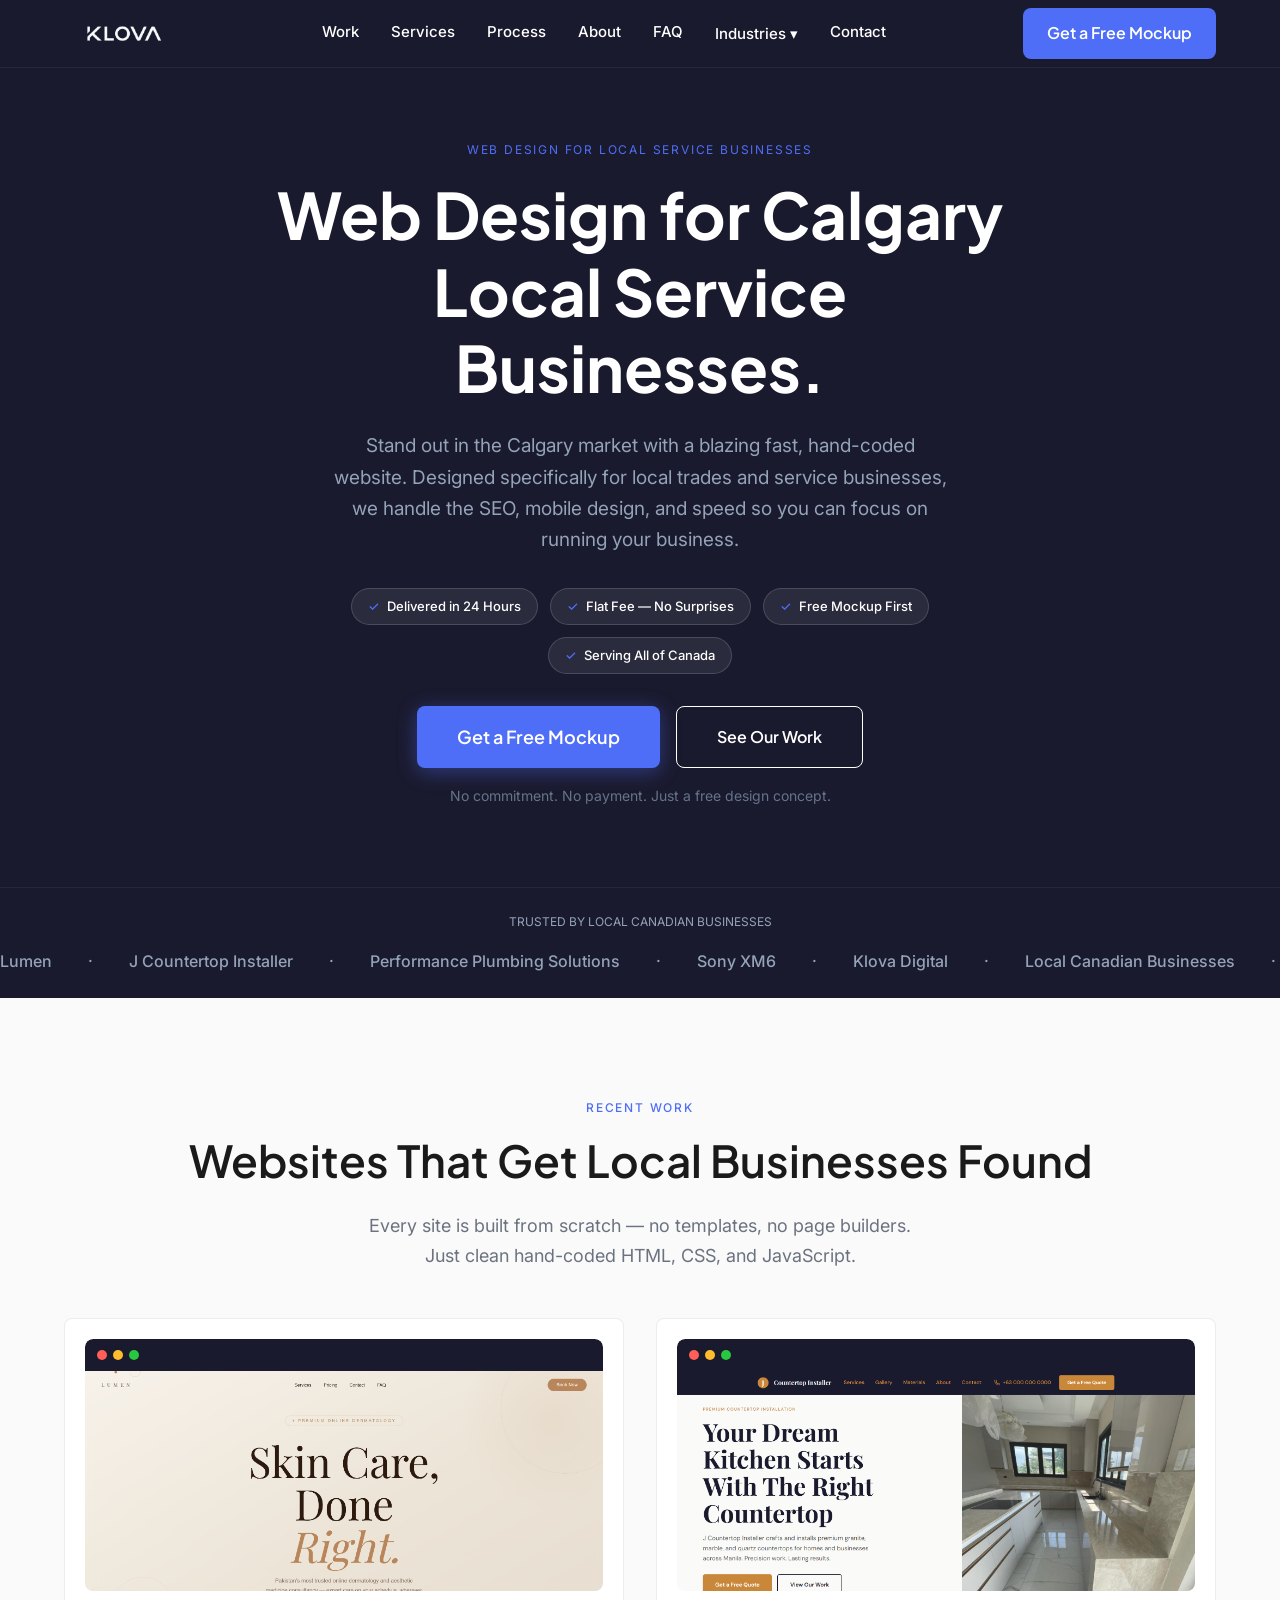
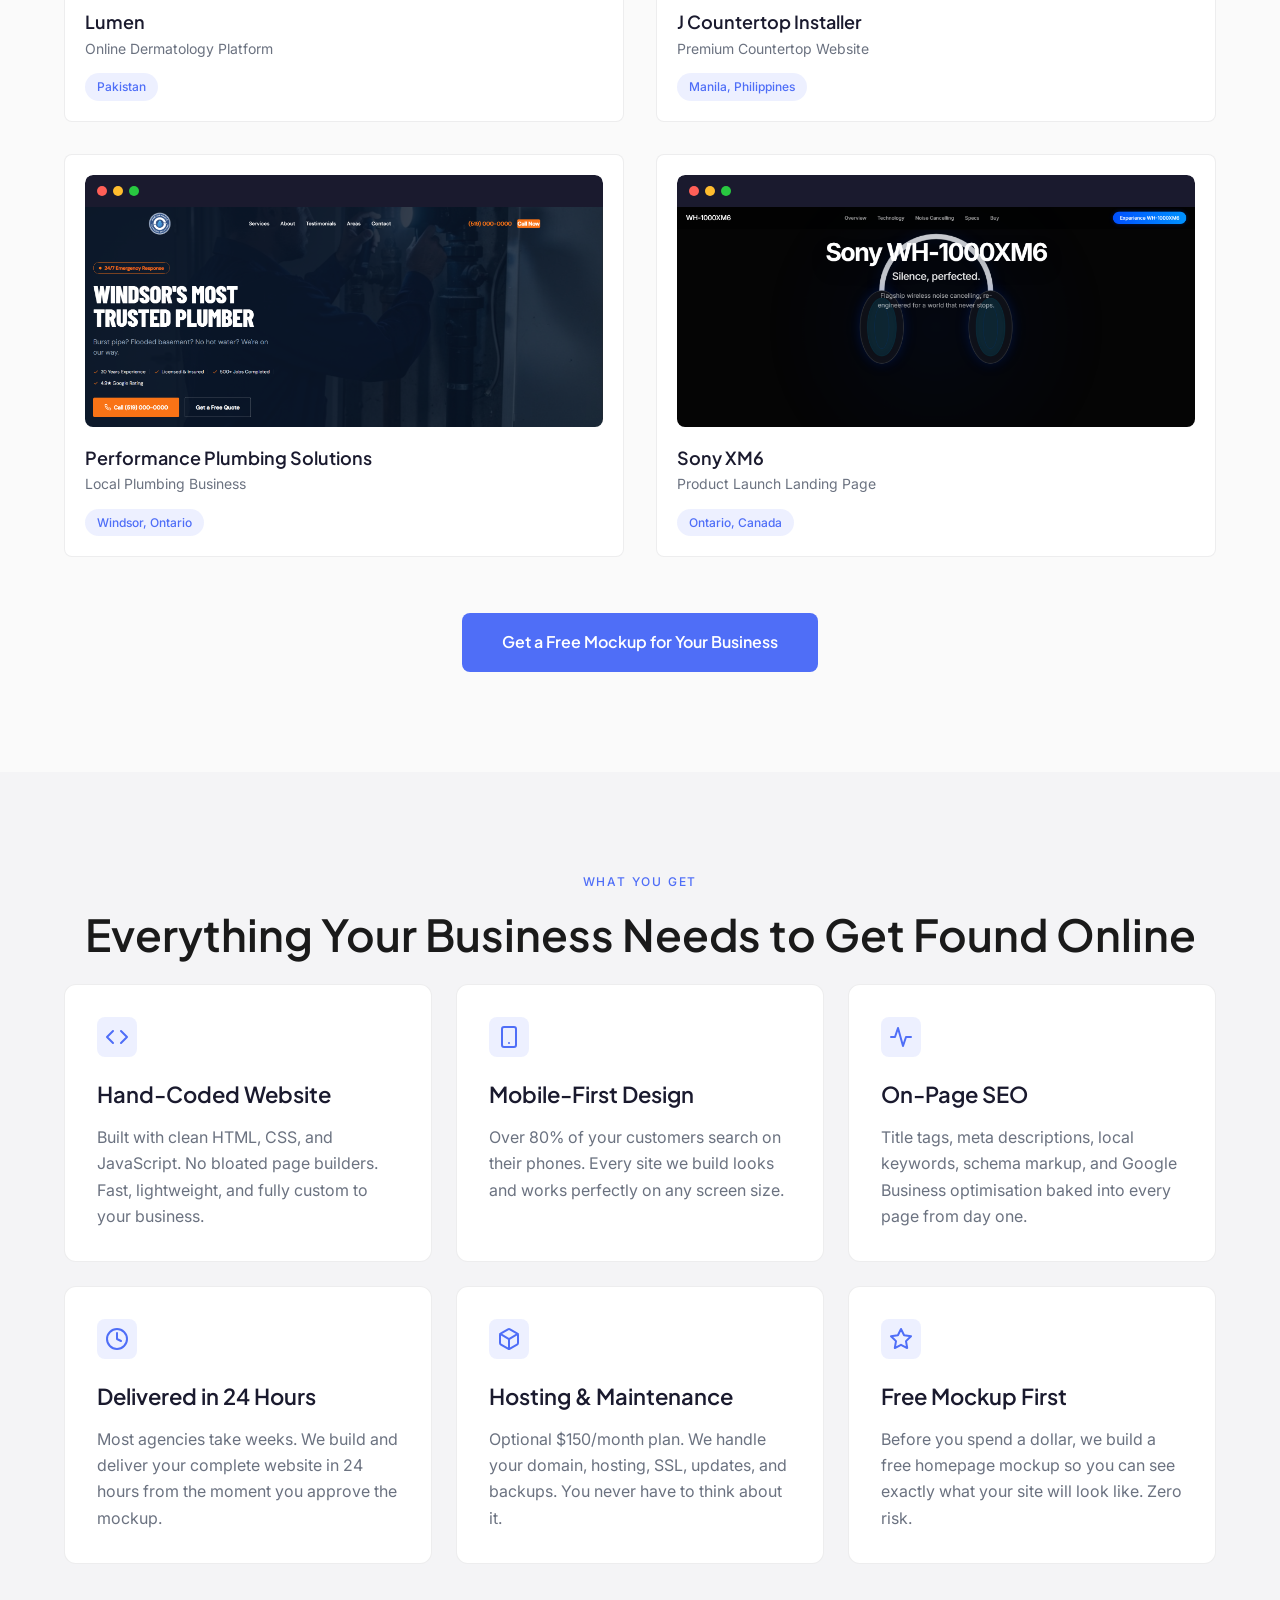
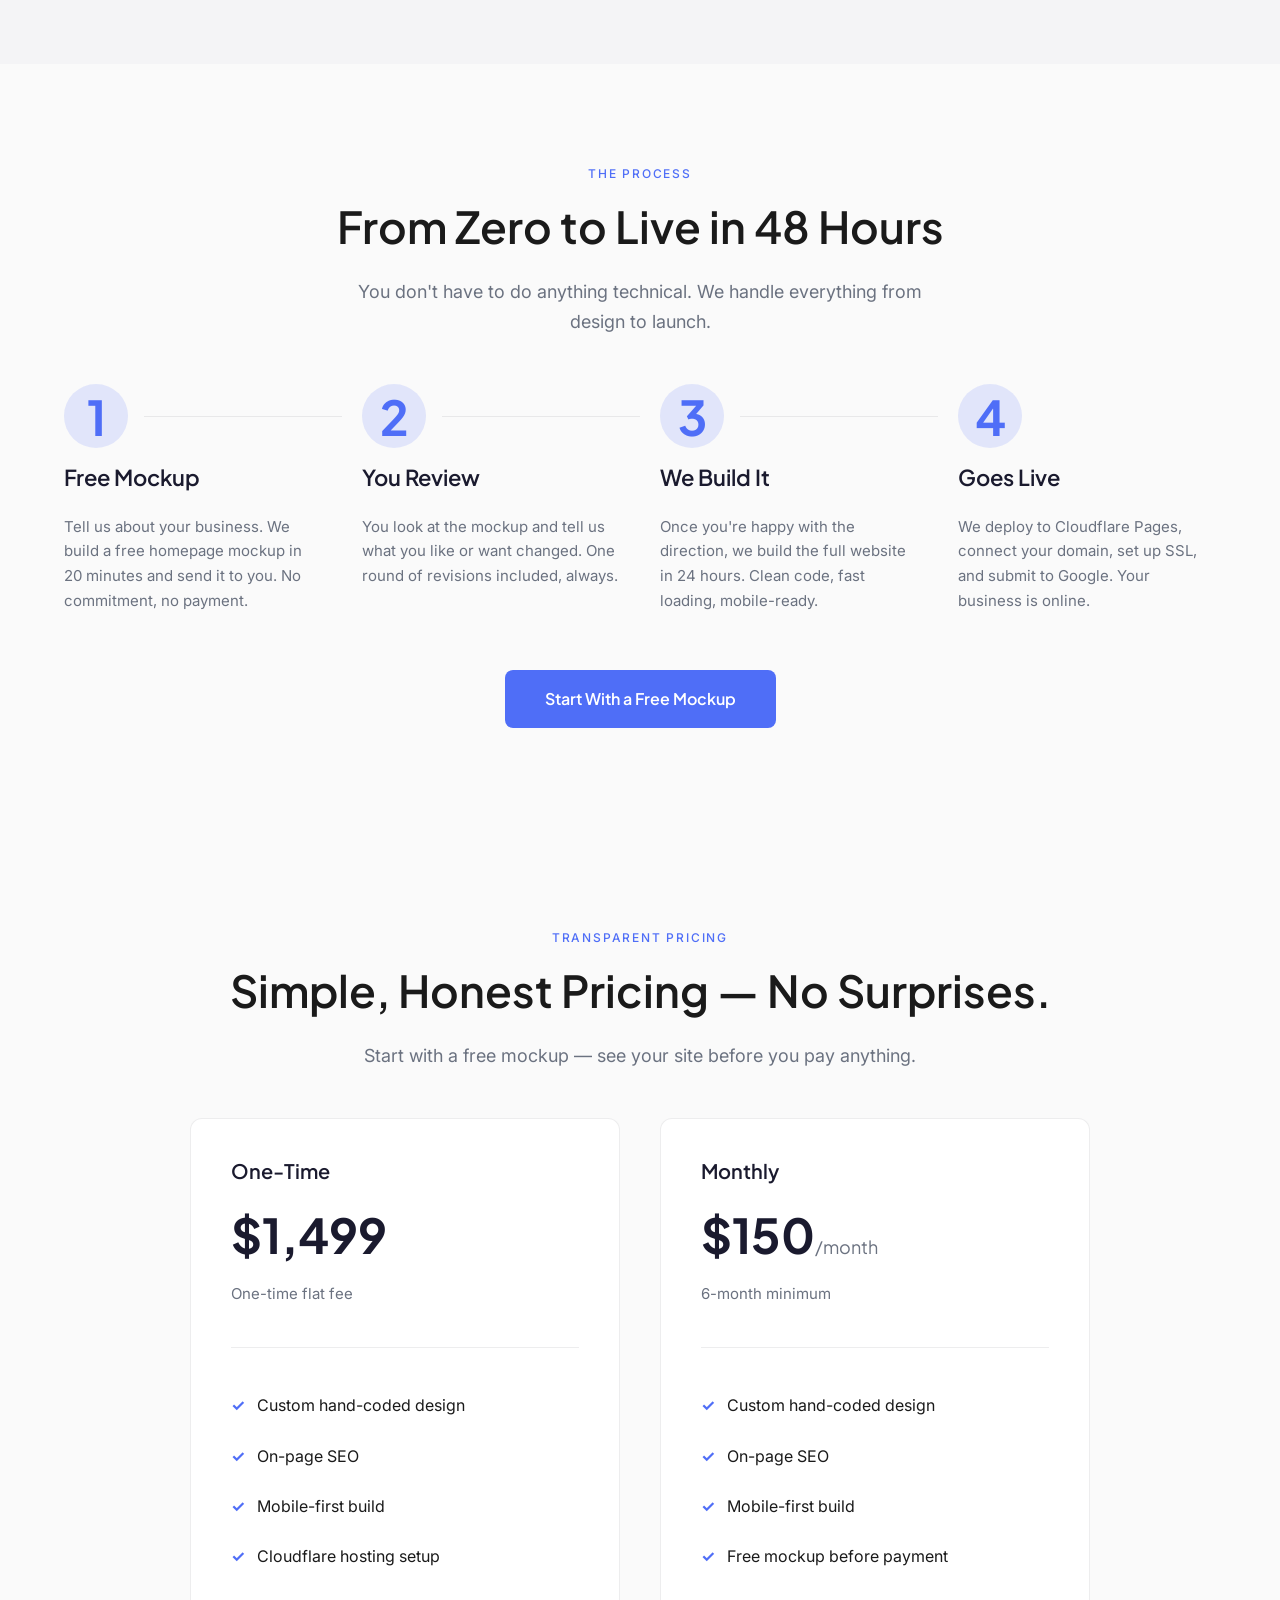
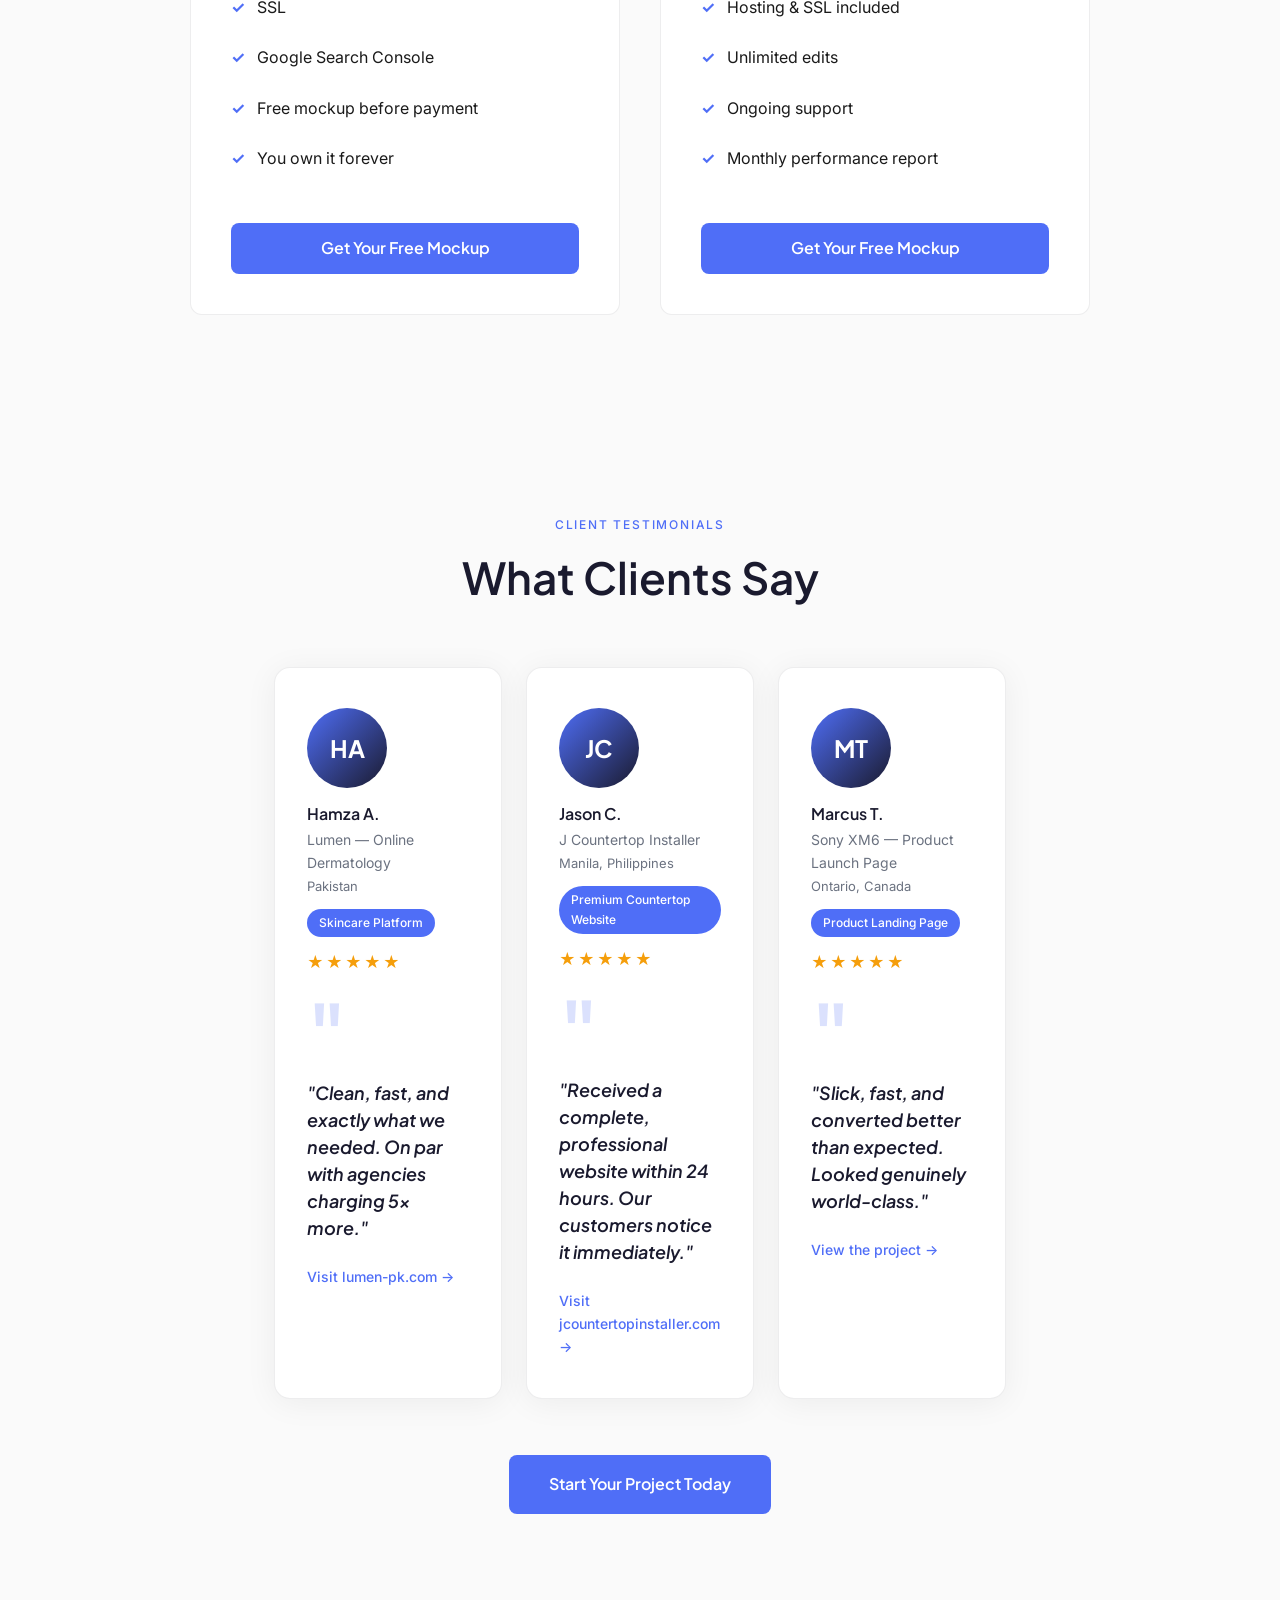
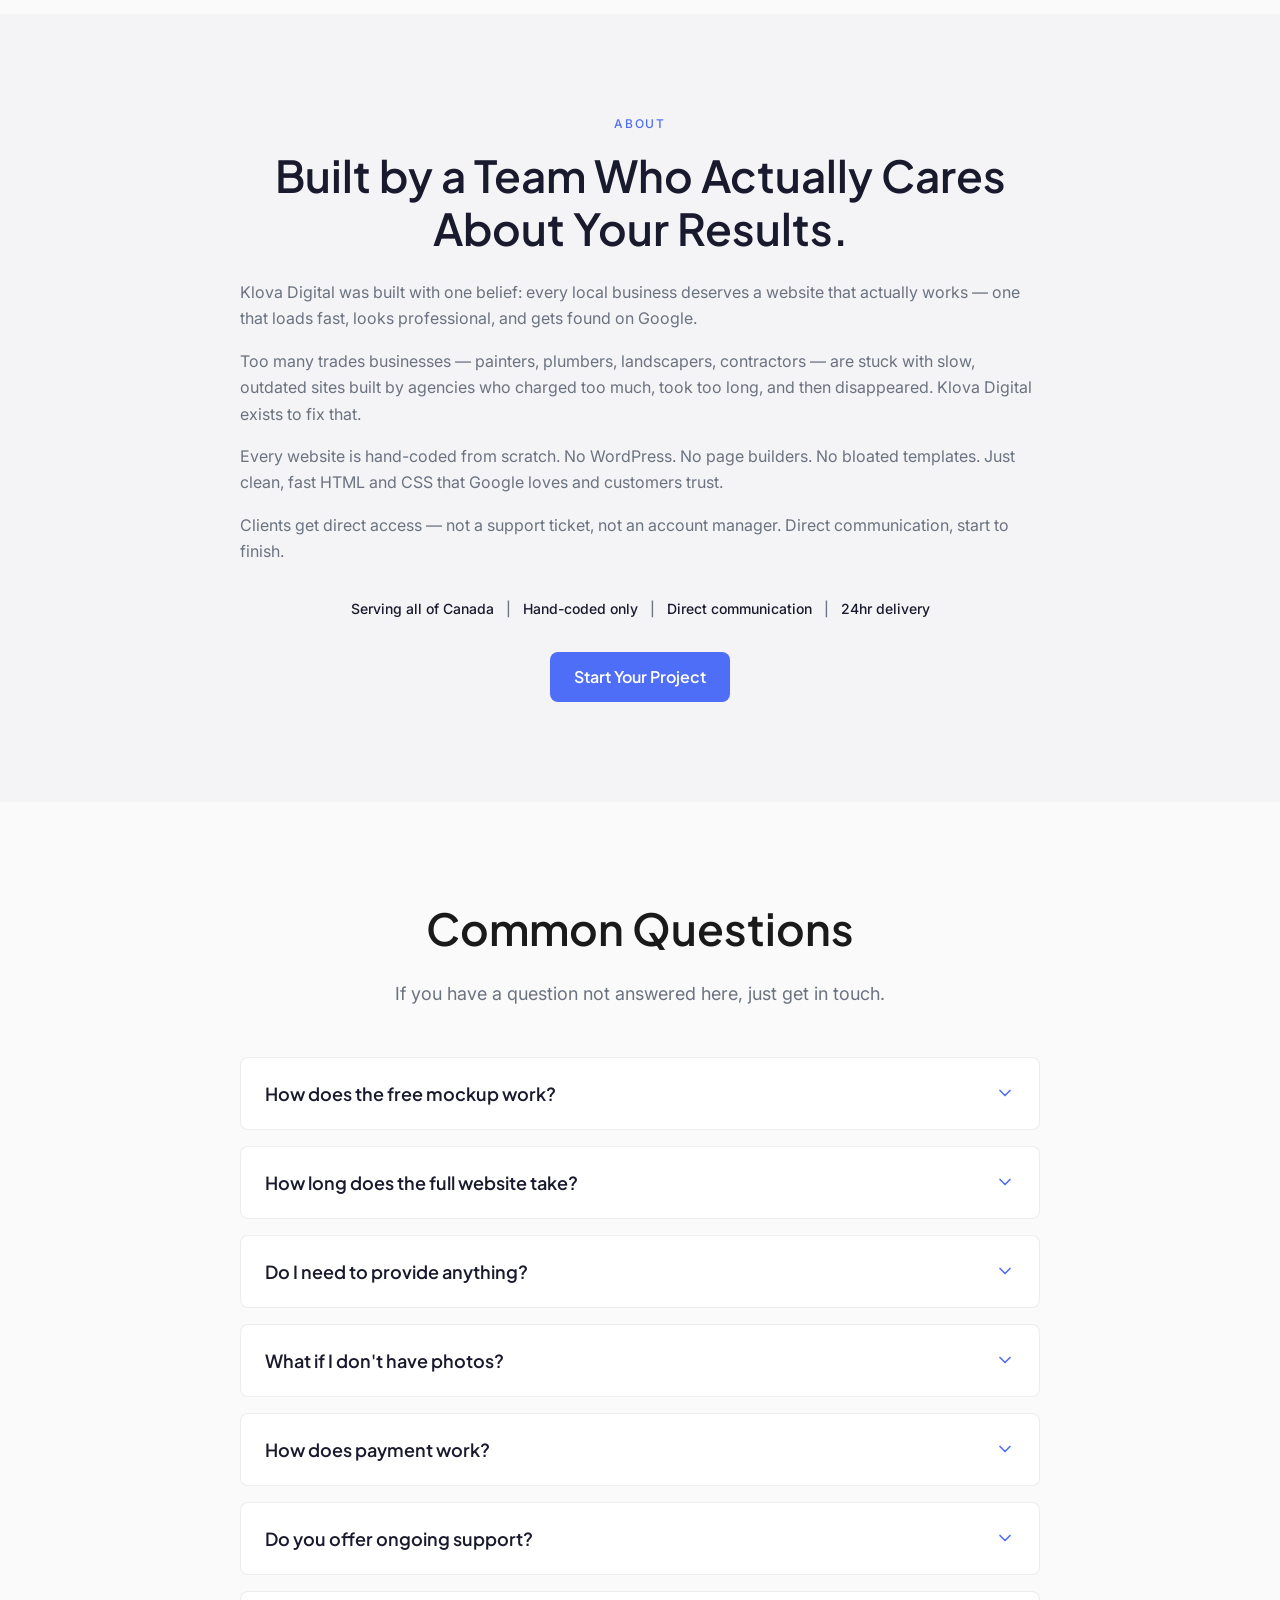
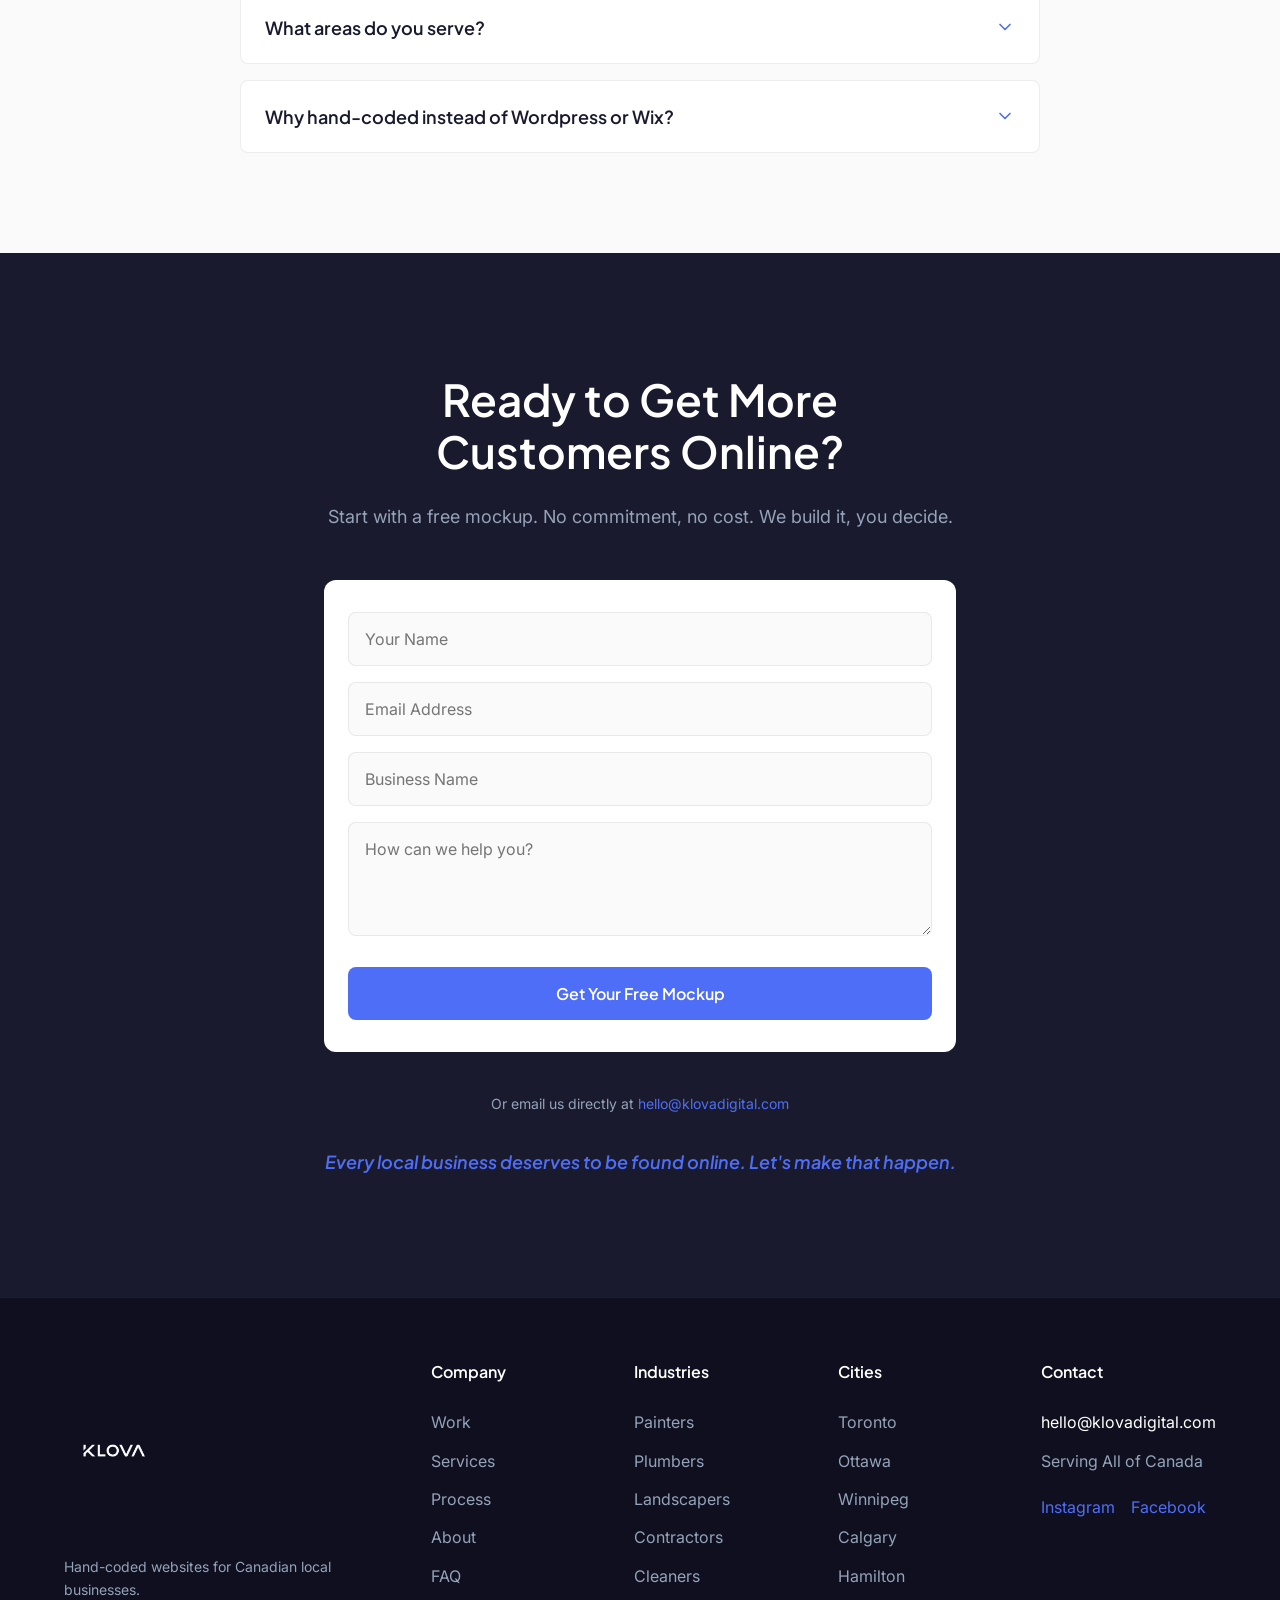
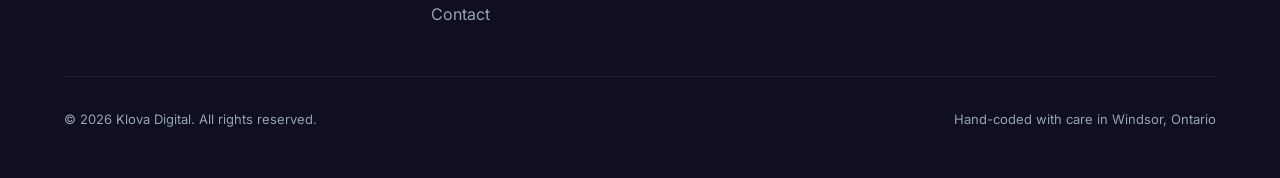
<file: web-design-calgary.html>
<!DOCTYPE html>
<html lang="en-CA">

<head>
  <meta charset="UTF-8">
  <meta name="viewport" content="width=device-width, initial-scale=1.0">
  <title>Web Design Calgary | Klova Digital</title>
  <meta name="description"
    content="Hand-coded websites for Calgary local businesses. Fast, SEO-ready, $1,499 flat or $150/month. Free mockup first." />
  <meta name="keywords"
    content="web design Canada, website designer Canada, local business website Canada, affordable web design Canada, web design for contractors Canada, small business website Canada" />
  <link rel="canonical" href="https://www.klovadigital.com/" />
  <meta property="og:title" content="Web Design for Local Service Businesses Canada | Klova Digital" />
  <meta property="og:description"
    content="Fast, hand-coded websites for Canadian local businesses. Free mockup first. $1,499 flat fee." />
  <meta property="og:type" content="website" />
  <link rel="icon" type="image/png" href="images/favicon.png" />
  <link rel="apple-touch-icon" href="images/favicon.png" />

  <script type="application/ld+json">
  {
    "@context": "https://schema.org",
    "@type": "ProfessionalService",
    "name": "Klova Digital",
    "description": "Web design agency building fast, modern websites for local Ontario businesses.",
    "url": "https://www.klovadigital.com",
    "email": "hello@klovadigital.com",
    "address": {
      "@type": "PostalAddress",
      "addressLocality": "Windsor",
      "addressRegion": "ON",
      "addressCountry": "CA"
    },
    "areaServed": "Ontario, Canada",
    "priceRange": "$$"
  }
  </script>

  <link rel="preconnect" href="https://fonts.googleapis.com">
  <link rel="preconnect" href="https://fonts.gstatic.com" crossorigin>
  <link
    href="https://fonts.googleapis.com/css2?family=Inter:wght@400;500&family=Plus+Jakarta+Sans:ital,wght@0,600;0,700;1,600&display=swap"
    rel="stylesheet">

  <link rel="stylesheet" href="css/style.css">
  <script src="js/main.js" defer></script>
</head>

<body>

  <!-- SECTION 1: STICKY NAVIGATION -->
  <nav class="navbar" id="navbar">
    <div class="nav-container">
      <a href="#" class="nav-logo" aria-label="Klova Digital Home">
        <img src="images/klova-logo2.png" alt="Klova Digital Logo" width="120" height="auto">
      </a>
      <div class="nav-links">
        <a href="#work" class="nav-link">Work</a>
        <a href="#services" class="nav-link">Services</a>
        <a href="#process" class="nav-link">Process</a>
        <a href="#about" class="nav-link">About</a>
        <a href="#faq" class="nav-link">FAQ</a>
        <div class="nav-dropdown">
          <button class="nav-link dropdown-toggle" aria-expanded="false">Industries ▾</button>
          <div class="dropdown-menu">
            <a href="web-design-for-painters.html">Painters</a>
            <a href="web-design-for-plumbers.html">Plumbers</a>
            <a href="web-design-for-landscapers.html">Landscapers</a>
            <a href="web-design-for-contractors.html">Contractors</a>
            <a href="web-design-for-cleaners.html">Cleaners</a>
          </div>
        </div>
        <a href="#contact" class="nav-link">Contact</a>
      </div>
      <div class="nav-right">
        <a href="#contact" class="btn btn-primary nav-btn">Get a Free Mockup</a>
        <button class="mobile-menu-toggle" aria-label="Open menu">
          <span class="hamburger"></span>
        </button>
      </div>
    </div>
  </nav>

  <!-- Mobile Drawer -->
  <div class="mobile-drawer" id="mobileDrawer">
    <div class="mobile-links">
      <a href="#work" class="mobile-link">Work</a>
      <a href="#services" class="mobile-link">Services</a>
      <a href="#process" class="mobile-link">Process</a>
      <a href="#about" class="mobile-link">About</a>
      <a href="#faq" class="mobile-link">FAQ</a>
      <a href="#contact" class="mobile-link">Contact</a>
      <a href="#contact" class="btn btn-primary mobile-cta">Get a Free Mockup</a>
    </div>
  </div>

  <main>
    <!-- SECTION 2: HERO -->
    <section class="hero" id="home">
      <div class="container hero-container">
        <span class="small-label">WEB DESIGN FOR LOCAL SERVICE BUSINESSES</span>
        <h1 class="hero-title">Web Design for Calgary Local Service Businesses.</h1>
        <p class="hero-subtitle">
          Stand out in the Calgary market with a blazing fast, hand-coded website. Designed specifically for local trades and service businesses, we handle the SEO, mobile design, and speed so you can focus on running your business.
        </p>

        <div class="trust-badges">
          <div class="badge">
            <span class="badge-icon">✓</span> Delivered in 24 Hours
          </div>
          <div class="badge">
            <span class="badge-icon">✓</span> Flat Fee — No Surprises
          </div>
          <div class="badge">
            <span class="badge-icon">✓</span> Free Mockup First
          </div>
          <div class="badge">
            <span class="badge-icon">✓</span> Serving All of Canada
          </div>
        </div>

        <div class="hero-buttons">
          <a href="#contact" class="btn btn-primary btn-large hero-cta-primary">Get a Free Mockup</a>
          <a href="#work" class="btn btn-outline btn-large">See Our Work</a>
        </div>
        <p class="hero-commitment">No commitment. No payment. Just a free design concept.</p>
      </div>

      <div class="client-strip">
        <p class="strip-label">TRUSTED BY LOCAL CANADIAN BUSINESSES</p>
        <div class="scroll-container">
          <div class="scroll-content">
            <!-- Duplicate for infinite scroll -->
            <span>Lumen</span> <span class="dot">·</span>
            <span>J Countertop Installer</span> <span class="dot">·</span>
            <span>Performance Plumbing Solutions</span> <span class="dot">·</span>
            <span>Sony XM6</span> <span class="dot">·</span>
            <span>Klova Digital</span> <span class="dot">·</span>
            <span>Local Canadian Businesses</span> <span class="dot">·</span>
            <span>Lumen</span> <span class="dot">·</span>
            <span>J Countertop Installer</span> <span class="dot">·</span>
            <span>Performance Plumbing Solutions</span> <span class="dot">·</span>
            <span>Sony XM6</span> <span class="dot">·</span>
            <span>Klova Digital</span> <span class="dot">·</span>
            <span>Local Canadian Businesses</span>
          </div>
        </div>
      </div>
    </section>

    <!-- SECTION 3: WORK / PORTFOLIO -->
    <section class="work section-padding" id="work">
      <div class="container">
        <div class="section-header center reveal">
          <span class="section-label">RECENT WORK</span>
          <h2>Websites That Get Local Businesses Found</h2>
          <p class="section-subtext">Every site is built from scratch — no templates, no page builders. Just clean
            hand-coded HTML, CSS, and JavaScript.</p>
        </div>

        <div class="work-grid">
          <a href="https://www.lumen-pk.com" target="_blank" rel="noopener noreferrer" class="work-card reveal">
            <div class="browser-frame">
              <div class="browser-dots">
                <span class="dot red"></span>
                <span class="dot yellow"></span>
                <span class="dot green"></span>
              </div>
              <img src="./images/lumen-preview.PNG" alt="Lumen Website Preview" width="800" height="450" loading="lazy"
                class="work-preview-img">
            </div>
            <div class="work-info">
              <h3 class="work-title">Lumen</h3>
              <p class="work-type">Online Dermatology Platform</p>
              <span class="location-tag">Pakistan</span>
            </div>
            <div class="visit-site-badge">Visit Site →</div>
          </a>

          <a href="https://pxxrth.github.io/J-countertop/" target="_blank" rel="noopener noreferrer"
            class="work-card reveal">
            <div class="browser-frame">
              <div class="browser-dots">
                <span class="dot red"></span>
                <span class="dot yellow"></span>
                <span class="dot green"></span>
              </div>
              <img src="./images/JCT-preview.PNG" alt="J Countertop Installer Website Preview" width="800" height="450"
                loading="lazy" class="work-preview-img">
            </div>
            <div class="work-info">
              <h3 class="work-title">J Countertop Installer</h3>
              <p class="work-type">Premium Countertop Website</p>
              <span class="location-tag">Manila, Philippines</span>
            </div>
            <div class="visit-site-badge">Visit Site →</div>
          </a>

          <a href="https://www.performanceplumbingsolutions.com" target="_blank" rel="noopener noreferrer"
            class="work-card reveal">
            <div class="browser-frame">
              <div class="browser-dots">
                <span class="dot red"></span>
                <span class="dot yellow"></span>
                <span class="dot green"></span>
              </div>
              <img src="./images/pps-preview.PNG" alt="Performance Plumbing Solutions Website Preview" width="800"
                height="450" loading="lazy" class="work-preview-img">
            </div>
            <div class="work-info">
              <h3 class="work-title">Performance Plumbing Solutions</h3>
              <p class="work-type">Local Plumbing Business</p>
              <span class="location-tag">Windsor, Ontario</span>
            </div>
            <div class="visit-site-badge">Visit Site →</div>
          </a>

          <a href="#" target="_blank" rel="noopener noreferrer" class="work-card reveal">
            <div class="browser-frame">
              <div class="browser-dots">
                <span class="dot red"></span>
                <span class="dot yellow"></span>
                <span class="dot green"></span>
              </div>
              <img src="./images/sony-preview.PNG" alt="Sony XM6 Website Preview" width="800" height="450" loading="lazy"
                class="work-preview-img">
            </div>
            <div class="work-info">
              <h3 class="work-title">Sony XM6</h3>
              <p class="work-type">Product Launch Landing Page</p>
              <span class="location-tag">Ontario, Canada</span>
            </div>
            <div class="visit-site-badge">Visit Site →</div>
          </a>
        </div>

        <div class="center-cta reveal">
          <a href="#contact" class="btn btn-primary btn-large">Get a Free Mockup for Your Business</a>
        </div>
      </div>
    </section>

    <!-- SECTION 4: SERVICES -->
    <section class="services section-padding" id="services">
      <div class="container">
        <div class="section-header center reveal">
          <span class="section-label">WHAT YOU GET</span>
          <h2>Everything Your Business Needs to Get Found Online</h2>
        </div>

        <div class="service-grid">
          <div class="service-card reveal">
            <div class="service-icon">
              <svg width="24" height="24" viewBox="0 0 24 24" fill="none" stroke="#4F6EF7" stroke-width="2"
                stroke-linecap="round" stroke-linejoin="round">
                <path d="M16 18l6-6-6-6M8 6l-6 6 6 6" />
              </svg>
            </div>
            <h3>Hand-Coded Website</h3>
            <p>Built with clean HTML, CSS, and JavaScript. No bloated page builders. Fast, lightweight, and fully custom
              to your business.</p>
          </div>

          <div class="service-card reveal">
            <div class="service-icon">
              <svg width="24" height="24" viewBox="0 0 24 24" fill="none" stroke="#4F6EF7" stroke-width="2"
                stroke-linecap="round" stroke-linejoin="round">
                <rect x="5" y="2" width="14" height="20" rx="2" ry="2" />
                <line x1="12" y1="18" x2="12.01" y2="18" />
              </svg>
            </div>
            <h3>Mobile-First Design</h3>
            <p>Over 80% of your customers search on their phones. Every site we build looks and works perfectly on any
              screen size.</p>
          </div>

          <div class="service-card reveal">
            <div class="service-icon">
              <svg width="24" height="24" viewBox="0 0 24 24" fill="none" stroke="#4F6EF7" stroke-width="2"
                stroke-linecap="round" stroke-linejoin="round">
                <path d="M2 12h4l3-9 5 18 3-9h5" />
              </svg>
            </div>
            <h3>On-Page SEO</h3>
            <p>Title tags, meta descriptions, local keywords, schema markup, and Google Business optimisation baked into
              every page from day one.</p>
          </div>

          <div class="service-card reveal">
            <div class="service-icon">
              <svg width="24" height="24" viewBox="0 0 24 24" fill="none" stroke="#4F6EF7" stroke-width="2"
                stroke-linecap="round" stroke-linejoin="round">
                <circle cx="12" cy="12" r="10" />
                <polyline points="12 6 12 12 16 14" />
              </svg>
            </div>
            <h3>Delivered in 24 Hours</h3>
            <p>Most agencies take weeks. We build and deliver your complete website in 24 hours from the moment you
              approve the mockup.</p>
          </div>

          <div class="service-card reveal">
            <div class="service-icon">
              <svg width="24" height="24" viewBox="0 0 24 24" fill="none" stroke="#4F6EF7" stroke-width="2"
                stroke-linecap="round" stroke-linejoin="round">
                <path
                  d="M21 16V8a2 2 0 0 0-1-1.73l-7-4a2 2 0 0 0-2 0l-7 4A2 2 0 0 0 3 8v8a2 2 0 0 0 1 1.73l7 4a2 2 0 0 0 2 0l7-4A2 2 0 0 0 21 16z" />
                <polyline points="3.27 6.96 12 12.01 20.73 6.96" />
                <line x1="12" y1="22.08" x2="12" y2="12" />
              </svg>
            </div>
            <h3>Hosting & Maintenance</h3>
            <p>Optional $150/month plan. We handle your domain, hosting, SSL, updates, and backups. You never have to
              think about it.</p>
          </div>

          <div class="service-card reveal">
            <div class="service-icon">
              <svg width="24" height="24" viewBox="0 0 24 24" fill="none" stroke="#4F6EF7" stroke-width="2"
                stroke-linecap="round" stroke-linejoin="round">
                <polygon
                  points="12 2 15.09 8.26 22 9.27 17 14.14 18.18 21.02 12 17.77 5.82 21.02 7 14.14 2 9.27 8.91 8.26 12 2" />
              </svg>
            </div>
            <h3>Free Mockup First</h3>
            <p>Before you spend a dollar, we build a free homepage mockup so you can see exactly what your site will look
              like. Zero risk.</p>
          </div>
        </div>
      </div>
    </section>

    <!-- SECTION 5: THE PROCESS -->
    <section class="process section-padding" id="process">
      <div class="container">
        <div class="section-header center reveal">
          <span class="section-label">THE PROCESS</span>
          <h2>From Zero to Live in 48 Hours</h2>
          <p class="section-subtext">You don't have to do anything technical. We handle everything from design to launch.
          </p>
        </div>

        <div class="timeline reveal">
          <div class="timeline-step">
            <div class="step-number">1</div>
            <h3>Free Mockup</h3>
            <p>Tell us about your business. We build a free homepage mockup in 20 minutes and send it to you. No
              commitment, no payment.</p>
          </div>
          <div class="timeline-step">
            <div class="step-number">2</div>
            <h3>You Review</h3>
            <p>You look at the mockup and tell us what you like or want changed. One round of revisions included,
              always.</p>
          </div>
          <div class="timeline-step">
            <div class="step-number">3</div>
            <h3>We Build It</h3>
            <p>Once you're happy with the direction, we build the full website in 24 hours. Clean code, fast loading,
              mobile-ready.</p>
          </div>
          <div class="timeline-step">
            <div class="step-number">4</div>
            <h3>Goes Live</h3>
            <p>We deploy to Cloudflare Pages, connect your domain, set up SSL, and submit to Google. Your business is
              online.</p>
          </div>
        </div>

        <div class="center-cta reveal">
          <a href="#contact" class="btn btn-primary btn-large">Start With a Free Mockup</a>
        </div>
      </div>
    </section>

    <!-- SECTION 6: PRICING -->
    <section class="pricing section-padding" id="pricing">
      <div class="container reveal">
        <div class="section-header center">
          <span class="section-label">TRANSPARENT PRICING</span>
          <h2>Simple, Honest Pricing — No Surprises.</h2>
          <p class="section-subtext">Start with a free mockup — see your site before you pay anything.</p>
        </div>

        <div class="pricing-grid">
          <!-- LEFT CARD -->
          <div class="pricing-card">
            <div class="pricing-header">
              <h3>One-Time</h3>
              <div class="price">$1,499</div>
              <p class="pricing-subtext">One-time flat fee</p>
            </div>
            <ul class="pricing-features">
              <li>Custom hand-coded design</li>
              <li>On-page SEO</li>
              <li>Mobile-first build</li>
              <li>Cloudflare hosting setup</li>
              <li>SSL</li>
              <li>Google Search Console</li>
              <li>Free mockup before payment</li>
              <li>You own it forever</li>
            </ul>
            <a href="#contact" class="btn btn-primary pricing-btn">Get Your Free Mockup</a>
          </div>

          <!-- RIGHT CARD -->
          <div class="pricing-card">
            <div class="pricing-header">
              <h3>Monthly</h3>
              <div class="price">$150<span>/month</span></div>
              <p class="pricing-subtext">6-month minimum</p>
            </div>
            <ul class="pricing-features">
              <li>Custom hand-coded design</li>
              <li>On-page SEO</li>
              <li>Mobile-first build</li>
              <li>Free mockup before payment</li>
              <li>Hosting & SSL included</li>
              <li>Unlimited edits</li>
              <li>Ongoing support</li>
              <li>Monthly performance report</li>
            </ul>
            <a href="#contact" class="btn btn-primary pricing-btn">Get Your Free Mockup</a>
          </div>
        </div>
      </div>
    </section>

    <!-- SECTION 7: TESTIMONIALS -->
    <section class="reviews section-padding" id="reviews">
      <div class="container reviews-container">
        <div class="section-header center reveal">
          <span class="section-label">CLIENT TESTIMONIALS</span>
          <h2 class="reviews-heading">What Clients Say</h2>
        </div>

        <div class="testimonial-list reveal">
          <!-- CARD 1 -->
          <div class="testimonial-card">
            <div class="testimonial-left">
              <div class="client-photo placeholder-photo">
                <span class="initials">HA</span>
              </div>
              <h4 class="client-name">Hamza A.</h4>
              <p class="client-business">Lumen — Online Dermatology</p>
              <p class="client-location">Pakistan</p>
              <span class="project-tag">Skincare Platform</span>
              <div class="stars">★★★★★</div>
            </div>
            <div class="testimonial-right">
              <div class="large-quote-mark">"</div>
              <p class="pull-quote">"Clean, fast, and exactly what we needed. On par with agencies charging 5x more."
              </p>
              <a href="https://www.lumen-pk.com" class="read-story-link" target="_blank" rel="noopener">Visit
                lumen-pk.com →</a>
            </div>
          </div>

          <!-- CARD 2 -->
          <div class="testimonial-card">
            <div class="testimonial-left">
              <div class="client-photo placeholder-photo">
                <span class="initials">JC</span>
              </div>
              <h4 class="client-name">Jason C.</h4>
              <p class="client-business">J Countertop Installer</p>
              <p class="client-location">Manila, Philippines</p>
              <span class="project-tag">Premium Countertop Website</span>
              <div class="stars">★★★★★</div>
            </div>
            <div class="testimonial-right">
              <div class="large-quote-mark">"</div>
              <p class="pull-quote">"Received a complete, professional website within 24 hours. Our customers notice it
                immediately."</p>
              <a href="https://pxxrth.github.io/J-countertop/" class="read-story-link" target="_blank"
                rel="noopener">Visit jcountertopinstaller.com →</a>
            </div>
          </div>

          <!-- CARD 3 -->
          <div class="testimonial-card">
            <div class="testimonial-left">
              <div class="client-photo placeholder-photo">
                <span class="initials">MT</span>
              </div>
              <h4 class="client-name">Marcus T.</h4>
              <p class="client-business">Sony XM6 — Product Launch Page</p>
              <p class="client-location">Ontario, Canada</p>
              <span class="project-tag">Product Landing Page</span>
              <div class="stars">★★★★★</div>
            </div>
            <div class="testimonial-right">
              <div class="large-quote-mark">"</div>
              <p class="pull-quote">"Slick, fast, and converted better than expected. Looked genuinely world-class."</p>
              <a href="#work" class="read-story-link">View the project →</a>
            </div>
          </div>
        </div>

        <div class="center-cta reveal">
          <a href="#contact" class="btn btn-primary btn-large">Start Your Project Today</a>
        </div>
      </div>
    </section>

    <!-- SECTION 8: ABOUT -->
    <section class="about section-padding" id="about">
      <div class="container about-container reveal">
        <div class="about-content full-width">
          <span class="section-label">ABOUT</span>
          <h2>Built by a Team Who Actually Cares About Your Results.</h2>
          <div class="about-text">
            <p>Klova Digital was built with one belief: every local business deserves a website that actually works — one that loads fast, looks professional, and gets found on Google.</p>
            <p>Too many trades businesses — painters, plumbers, landscapers, contractors — are stuck with slow, outdated sites built by agencies who charged too much, took too long, and then disappeared. Klova Digital exists to fix that.</p>
            <p>Every website is hand-coded from scratch. No WordPress. No page builders. No bloated templates. Just clean, fast HTML and CSS that Google loves and customers trust.</p>
            <p>Clients get direct access — not a support ticket, not an account manager. Direct communication, start to finish.</p>
          </div>
          <div class="about-trust">
            <span>Serving all of Canada</span>
            <span class="divider">|</span>
            <span>Hand-coded only</span>
            <span class="divider">|</span>
            <span>Direct communication</span>
            <span class="divider">|</span>
            <span>24hr delivery</span>
          </div>
          <a href="#contact" class="btn btn-primary">Start Your Project</a>
        </div>
      </div>
    </section>

    <!-- SECTION 9: FAQ -->
    <section class="faq section-padding" id="faq">
      <div class="container faq-container">
        <div class="section-header center reveal">
          <h2>Common Questions</h2>
          <p class="section-subtext">If you have a question not answered here, just get in touch.</p>
        </div>

        <div class="accordion reveal">
          <div class="accordion-item">
            <button class="accordion-header" aria-expanded="false">
              How does the free mockup work?
              <span class="accordion-icon"><svg width="20" height="20" viewBox="0 0 24 24" fill="none"
                  stroke="currentColor" stroke-width="2" stroke-linecap="round" stroke-linejoin="round">
                  <polyline points="6 9 12 15 18 9"></polyline>
                </svg></span>
            </button>
            <div class="accordion-content">
              <p>You tell us about your business and we build a homepage concept in about 20 minutes and send it to you.
                No payment, no commitment. You only move forward if you love it.</p>
            </div>
          </div>

          <div class="accordion-item">
            <button class="accordion-header" aria-expanded="false">
              How long does the full website take?
              <span class="accordion-icon"><svg width="20" height="20" viewBox="0 0 24 24" fill="none"
                  stroke="currentColor" stroke-width="2" stroke-linecap="round" stroke-linejoin="round">
                  <polyline points="6 9 12 15 18 9"></polyline>
                </svg></span>
            </button>
            <div class="accordion-content">
              <p>Once you approve the mockup and pay the deposit, the full website is delivered within 24 hours. Most
                clients are live within 48 hours of first contact.</p>
            </div>
          </div>

          <div class="accordion-item">
            <button class="accordion-header" aria-expanded="false">
              Do I need to provide anything?
              <span class="accordion-icon"><svg width="20" height="20" viewBox="0 0 24 24" fill="none"
                  stroke="currentColor" stroke-width="2" stroke-linecap="round" stroke-linejoin="round">
                  <polyline points="6 9 12 15 18 9"></polyline>
                </svg></span>
            </button>
            <div class="accordion-content">
              <p>Just some basic info about your business — what you do, your phone number, any photos you have. We
                handle everything else including copy, SEO, and deployment.</p>
            </div>
          </div>

          <div class="accordion-item">
            <button class="accordion-header" aria-expanded="false">
              What if I don't have photos?
              <span class="accordion-icon"><svg width="20" height="20" viewBox="0 0 24 24" fill="none"
                  stroke="currentColor" stroke-width="2" stroke-linecap="round" stroke-linejoin="round">
                  <polyline points="6 9 12 15 18 9"></polyline>
                </svg></span>
            </button>
            <div class="accordion-content">
              <p>No problem. We can source appropriate images for your industry. Real photos of your work always look
                better if you have them though.</p>
            </div>
          </div>

          <div class="accordion-item">
            <button class="accordion-header" aria-expanded="false">
              How does payment work?
              <span class="accordion-icon"><svg width="20" height="20" viewBox="0 0 24 24" fill="none"
                  stroke="currentColor" stroke-width="2" stroke-linecap="round" stroke-linejoin="round">
                  <polyline points="6 9 12 15 18 9"></polyline>
                </svg></span>
            </button>
            <div class="accordion-content">
              <p>$250 deposit via e-transfer to confirm the project, and $1,249 on delivery once you approve the final
                site. No payment before you see and approve the work.</p>
            </div>
          </div>

          <div class="accordion-item">
            <button class="accordion-header" aria-expanded="false">
              Do you offer ongoing support?
              <span class="accordion-icon"><svg width="20" height="20" viewBox="0 0 24 24" fill="none"
                  stroke="currentColor" stroke-width="2" stroke-linecap="round" stroke-linejoin="round">
                  <polyline points="6 9 12 15 18 9"></polyline>
                </svg></span>
            </button>
            <div class="accordion-content">
              <p>Yes — the optional $150/month plan includes domain management, hosting, SSL, security, and small
                updates. Cancel any time.</p>
            </div>
          </div>

          <div class="accordion-item">
            <button class="accordion-header" aria-expanded="false">
              What areas do you serve?
              <span class="accordion-icon"><svg width="20" height="20" viewBox="0 0 24 24" fill="none"
                  stroke="currentColor" stroke-width="2" stroke-linecap="round" stroke-linejoin="round">
                  <polyline points="6 9 12 15 18 9"></polyline>
                </svg></span>
            </button>
            <div class="accordion-content">
              <p>We work with businesses across all of Canada — Toronto, Ottawa,
                Winnipeg, Calgary, Edmonton, Vancouver, Windsor, and everywhere in between. All work is done remotely.</p>
            </div>
          </div>

          <div class="accordion-item">
            <button class="accordion-header" aria-expanded="false">
              Why hand-coded instead of Wordpress or Wix?
              <span class="accordion-icon"><svg width="20" height="20" viewBox="0 0 24 24" fill="none"
                  stroke="currentColor" stroke-width="2" stroke-linecap="round" stroke-linejoin="round">
                  <polyline points="6 9 12 15 18 9"></polyline>
                </svg></span>
            </button>
            <div class="accordion-content">
              <p>Hand-coded sites load faster, rank better on Google, have zero plugin vulnerabilities, and never go
                down due to platform updates. It's simply a better product.</p>
            </div>
          </div>
        </div>
      </div>
    </section>

    <!-- SECTION 10: FINAL CTA & CONTACT -->
    <section class="final-cta section-padding" id="contact">
      <div class="container final-cta-container reveal">
        <h2>Ready to Get More Customers Online?</h2>
        <p class="final-subtext">Start with a free mockup. No commitment, no cost. We build it, you decide.</p>

        <div class="contact-form-wrapper">
          <form id="contactForm" class="contact-form" onsubmit="handleFormSubmit(event)">
            <div class="form-group">
              <label for="name" class="sr-only">Name</label>
              <input type="text" id="name" name="name" placeholder="Your Name" required>
            </div>
            <div class="form-group">
              <label for="email" class="sr-only">Email</label>
              <input type="email" id="email" name="email" placeholder="Email Address" required>
            </div>
            <div class="form-group">
              <label for="business" class="sr-only">Business Name</label>
              <input type="text" id="business" name="business" placeholder="Business Name" required>
            </div>
            <div class="form-group">
              <label for="message" class="sr-only">Message</label>
              <textarea id="message" name="message" placeholder="How can we help you?" rows="4" required></textarea>
            </div>
            <button type="submit" class="btn btn-primary btn-large form-submit">Get Your Free Mockup</button>
          </form>

          <div id="formSuccess" class="form-success hidden">
            <div class="success-icon">✓</div>
            <h3>Message Sent!</h3>
            <p>Thanks for reaching out. We'll get back to you with your free mockup shortly.</p>
          </div>
        </div>

        <p class="email-direct">Or email us directly at <a
            href="mailto:hello@klovadigital.com">hello@klovadigital.com</a></p>
        <p class="peak-end">Every local business deserves to be found online. Let's make that happen.</p>
      </div>
    </section>
  </main>

  <!-- SECTION 11: FOOTER -->
  <footer class="site-footer">
    <div class="container">
      <div class="footer-grid">
        <div class="footer-brand">
          <img src="images/klova-logo2.png" alt="Klova Digital Logo" width="100" height="auto" loading="lazy">
          <p>Hand-coded websites for Canadian local businesses.</p>
        </div>

        <div class="footer-links">
          <h4 class="footer-heading">Company</h4>
          <a href="#work">Work</a>
          <a href="#services">Services</a>
          <a href="#process">Process</a>
          <a href="#about">About</a>
          <a href="#faq">FAQ</a>
          <a href="#contact">Contact</a>
        </div>
        
        <div class="footer-links">
          <h4 class="footer-heading">Industries</h4>
          <a href="web-design-for-painters.html">Painters</a>
          <a href="web-design-for-plumbers.html">Plumbers</a>
          <a href="web-design-for-landscapers.html">Landscapers</a>
          <a href="web-design-for-contractors.html">Contractors</a>
          <a href="web-design-for-cleaners.html">Cleaners</a>
        </div>

        <div class="footer-links">
          <h4 class="footer-heading">Cities</h4>
          <a href="web-design-toronto.html">Toronto</a>
          <a href="web-design-ottawa.html">Ottawa</a>
          <a href="web-design-winnipeg.html">Winnipeg</a>
          <a href="web-design-calgary.html">Calgary</a>
          <a href="web-design-hamilton.html">Hamilton</a>
        </div>

        <div class="footer-contact">
          <h4 class="footer-heading">Contact</h4>
          <a href="mailto:hello@klovadigital.com">hello@klovadigital.com</a>
          <span>Serving All of Canada</span>
          <div class="social-links">
            <a href="#" aria-label="Instagram">Instagram</a>
            <a href="#" aria-label="Facebook">Facebook</a>
          </div>
        </div>
      </div>

      <div class="footer-bottom">
        <p>&copy; 2026 Klova Digital. All rights reserved.</p>
        <p>Hand-coded with care in Windsor, Ontario</p>
      </div>
    </div>
  </footer>

</body>

</html>
</file>
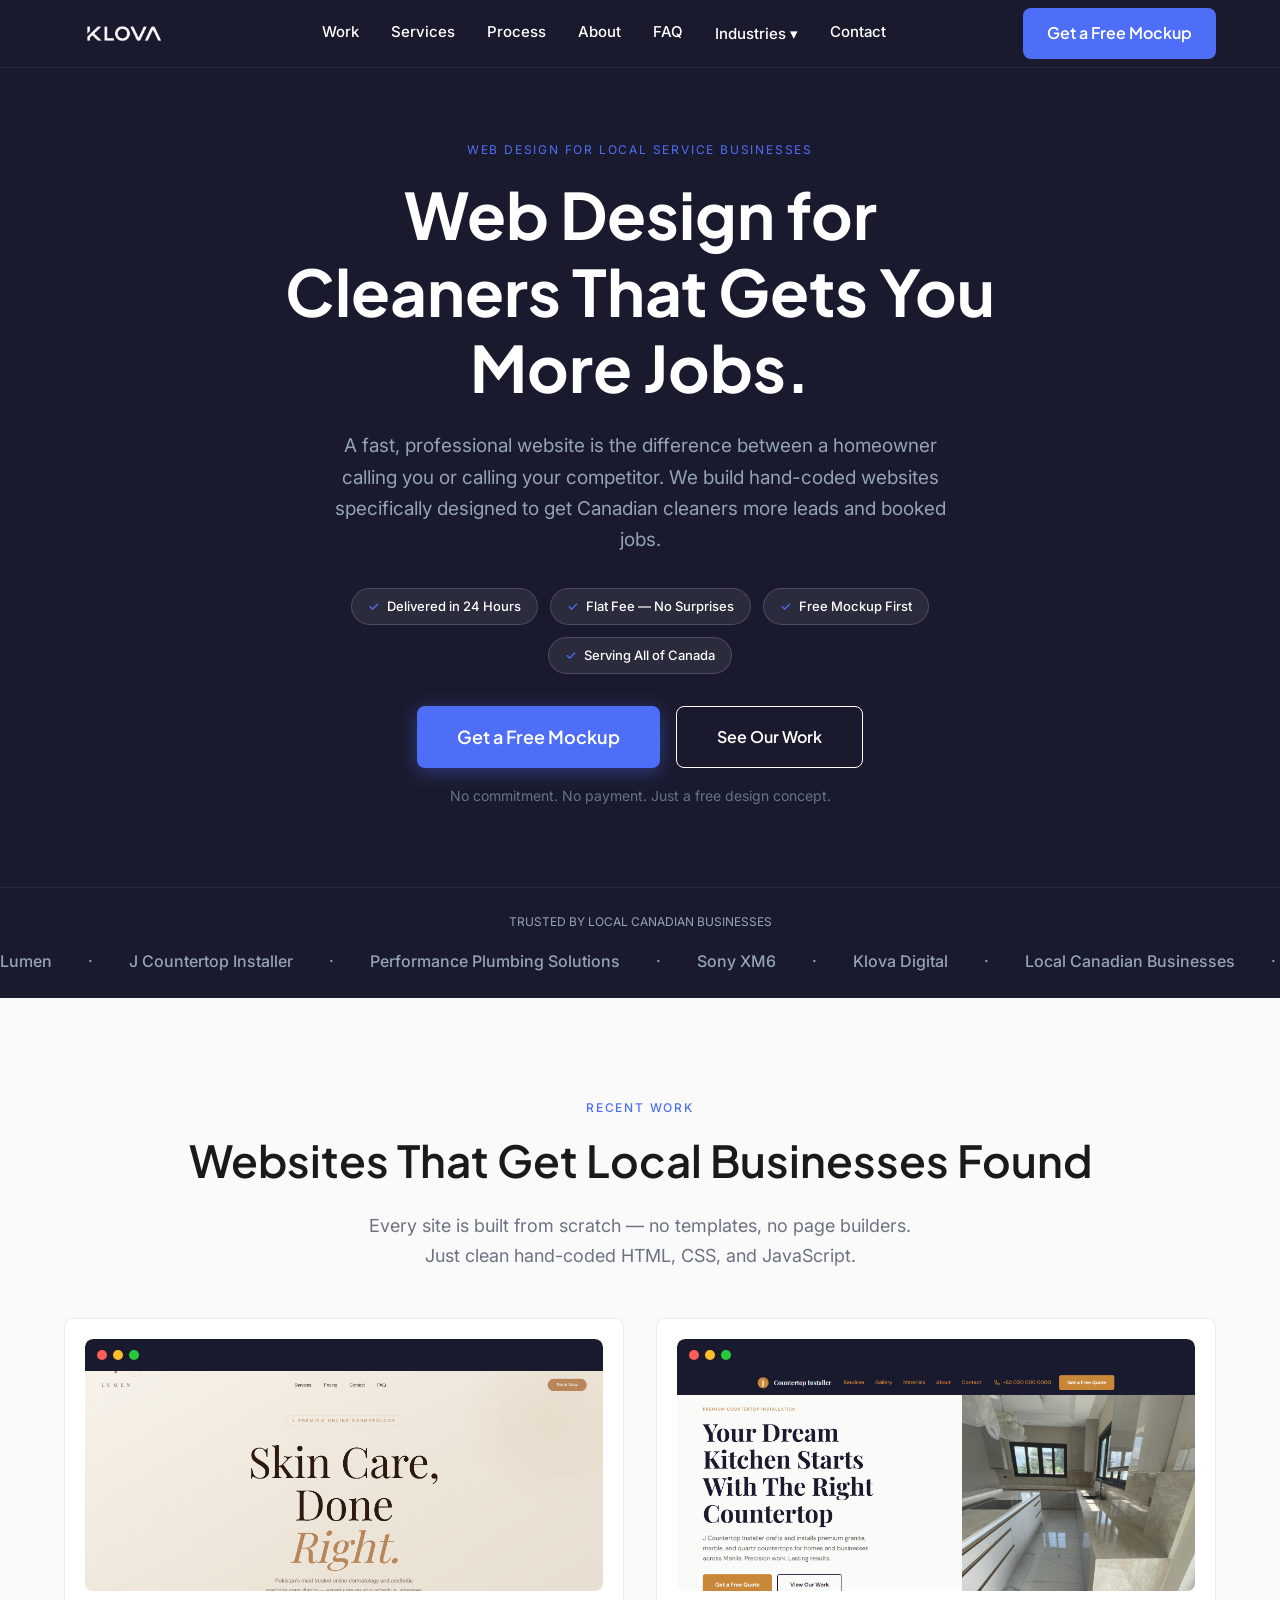
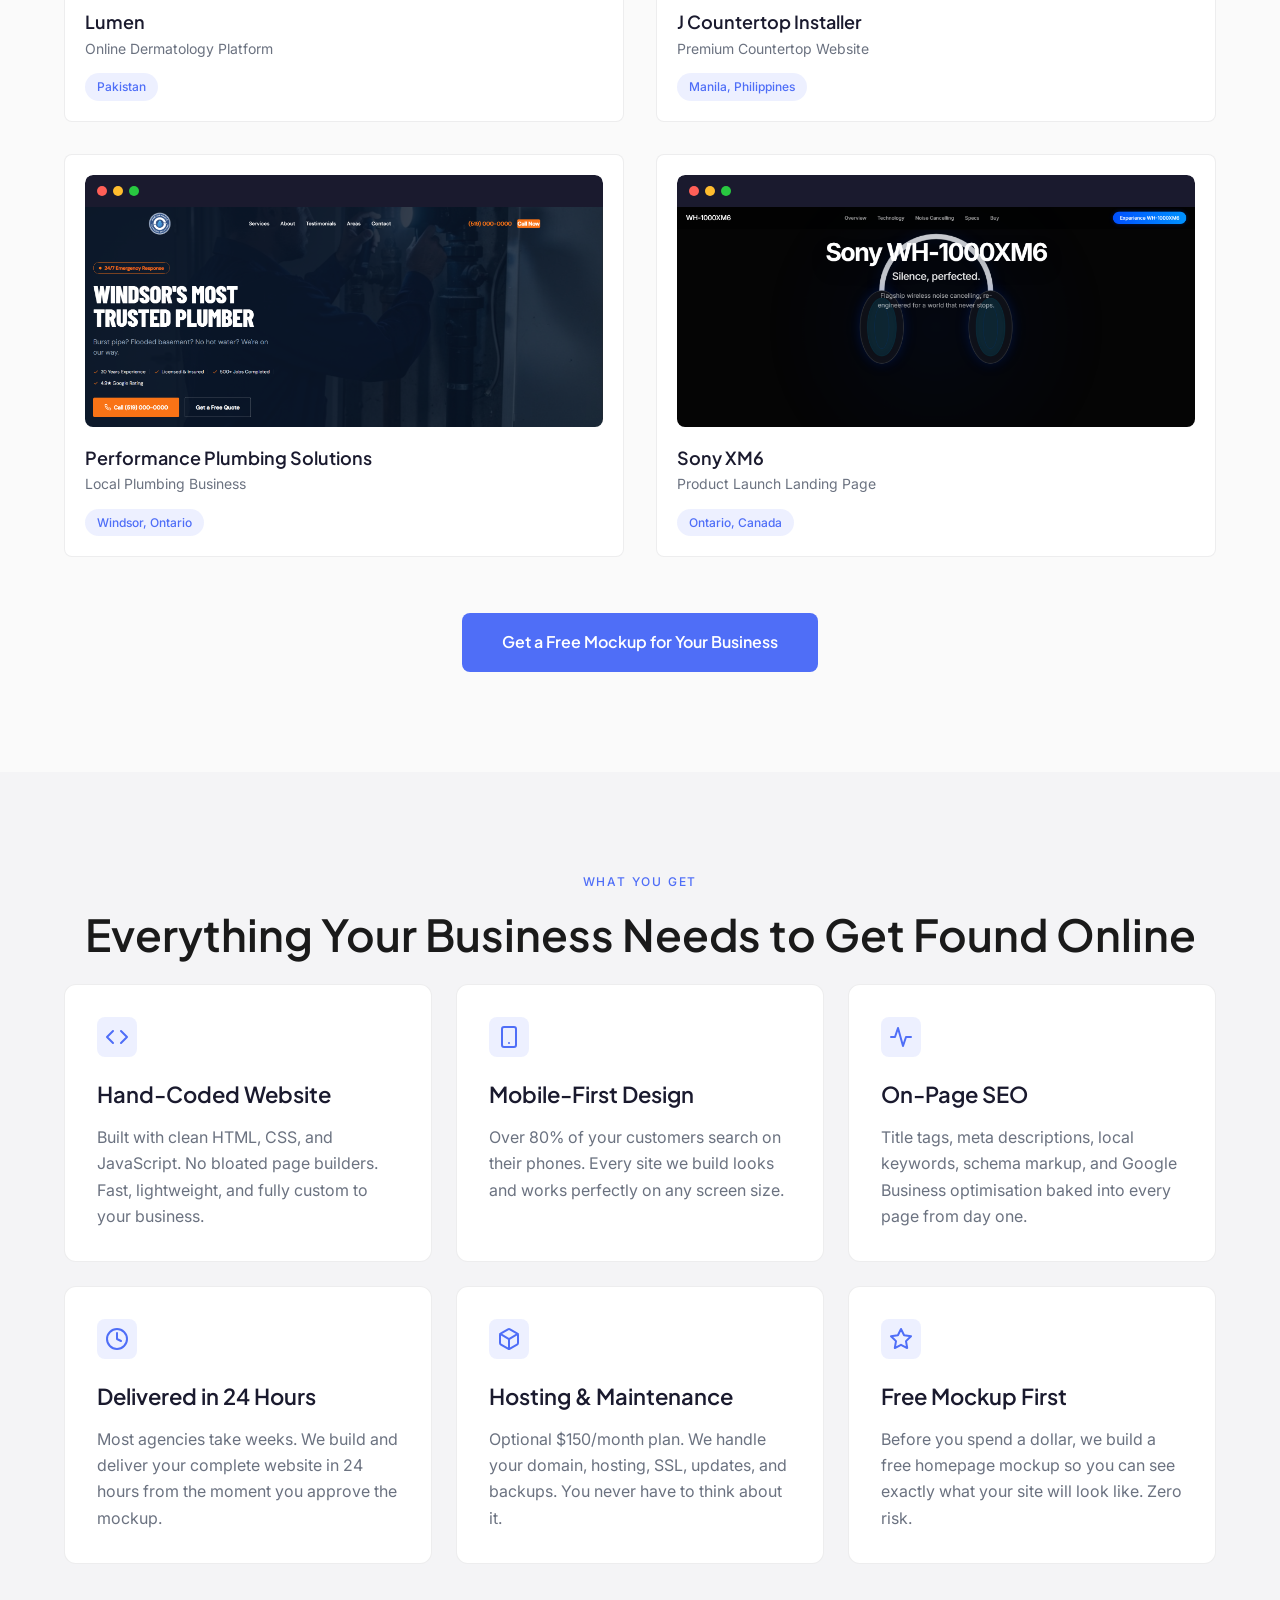
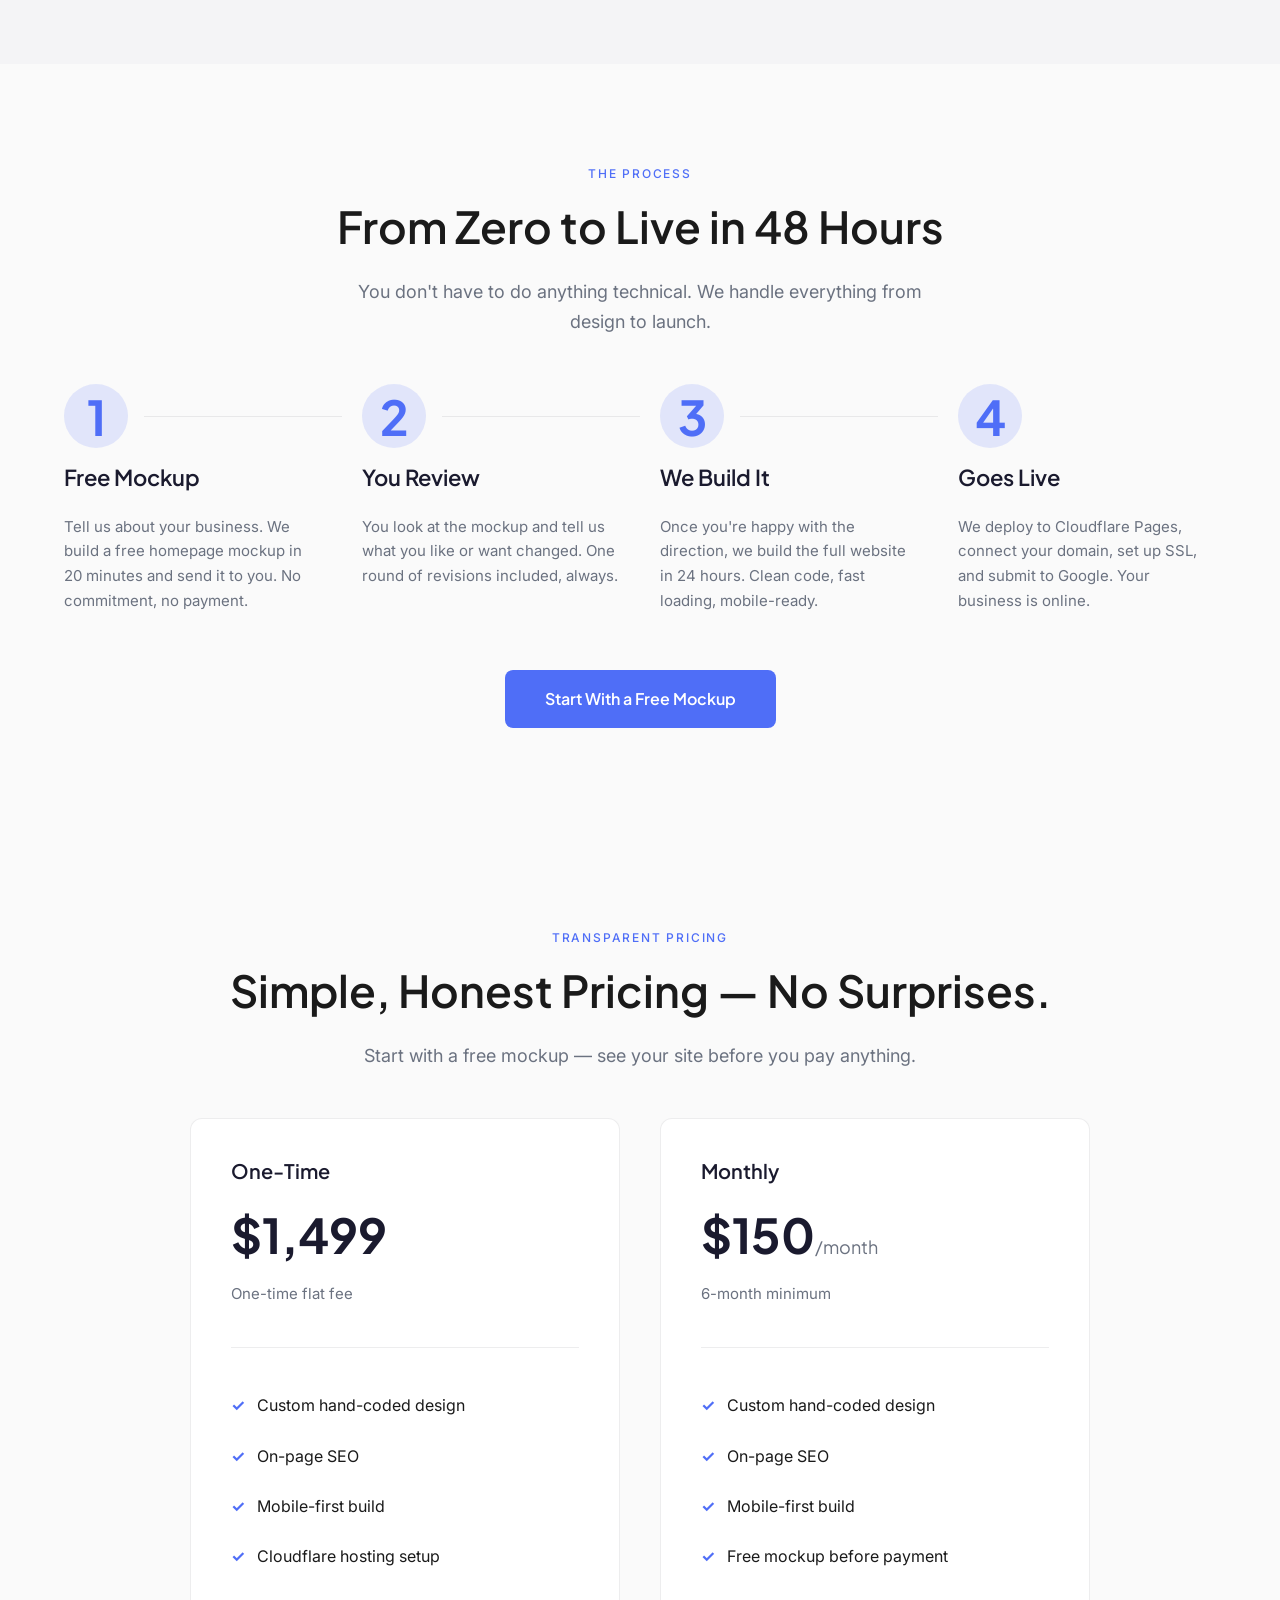
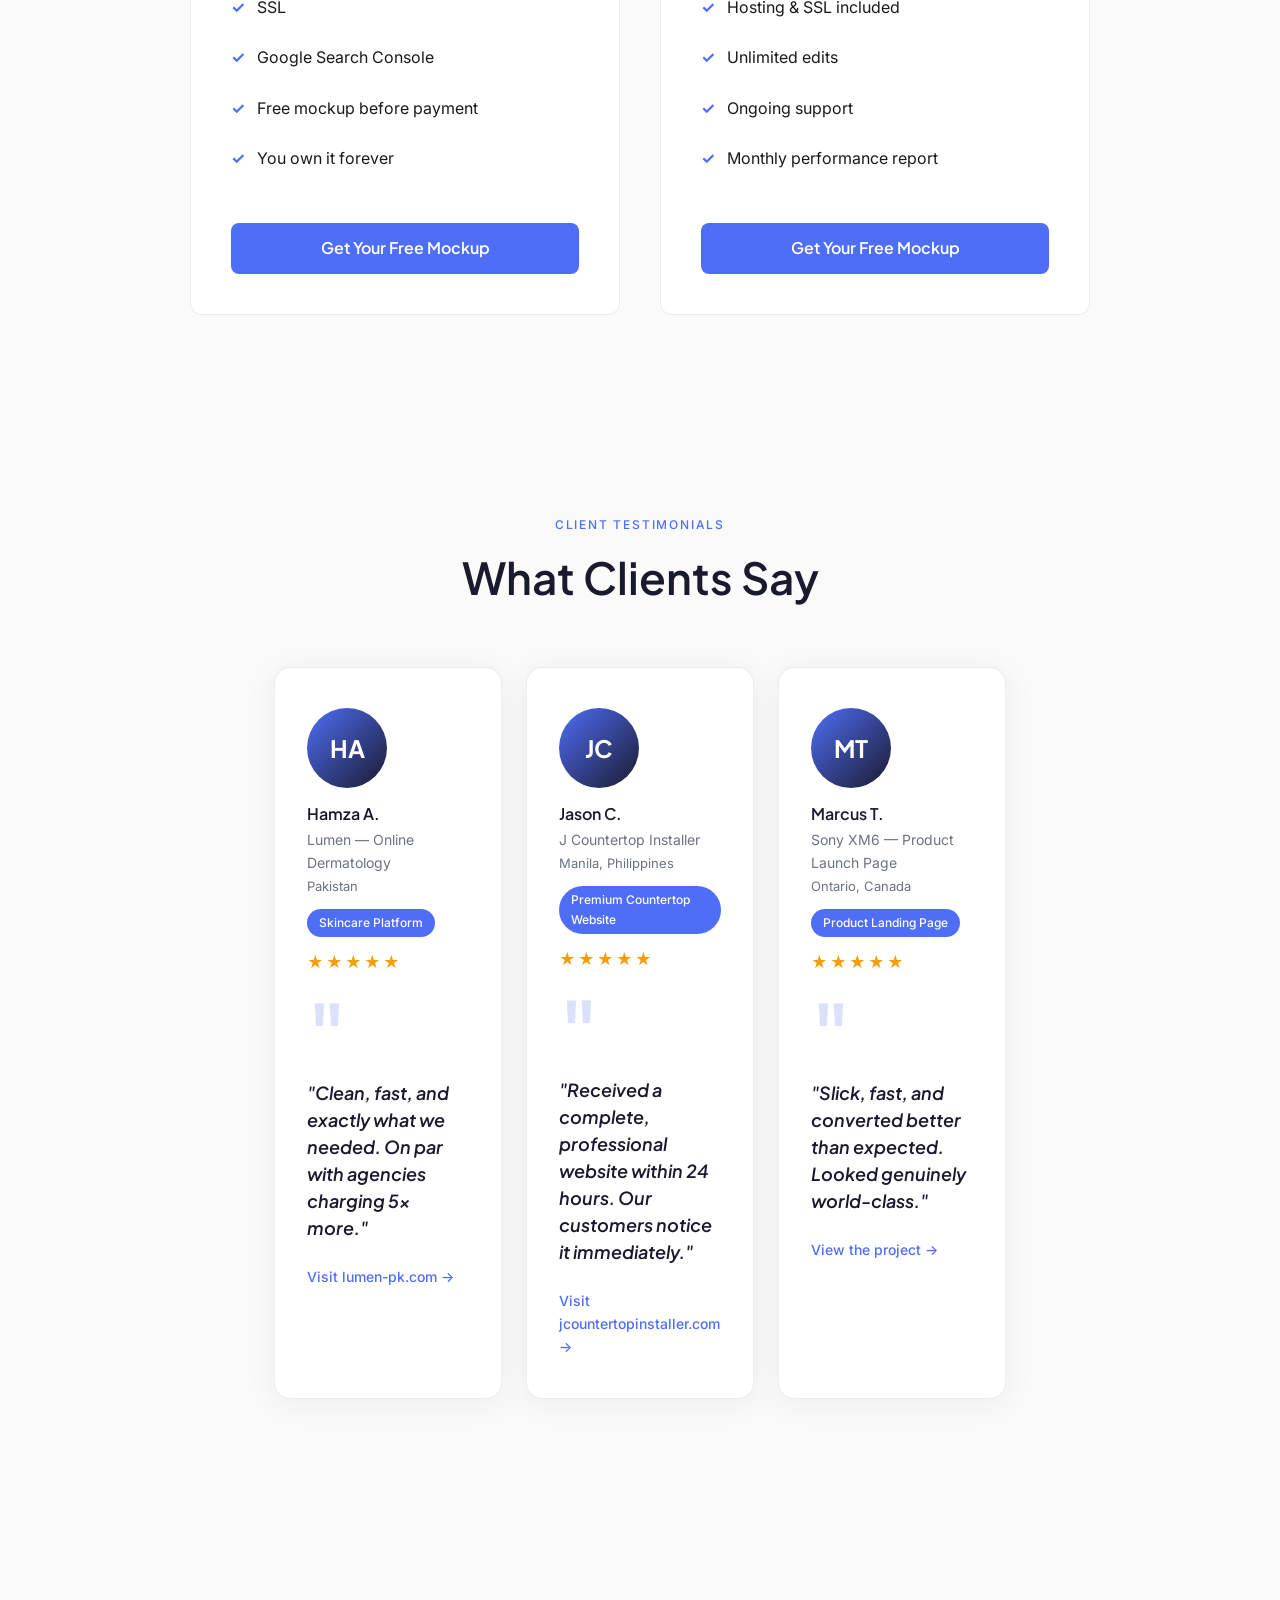
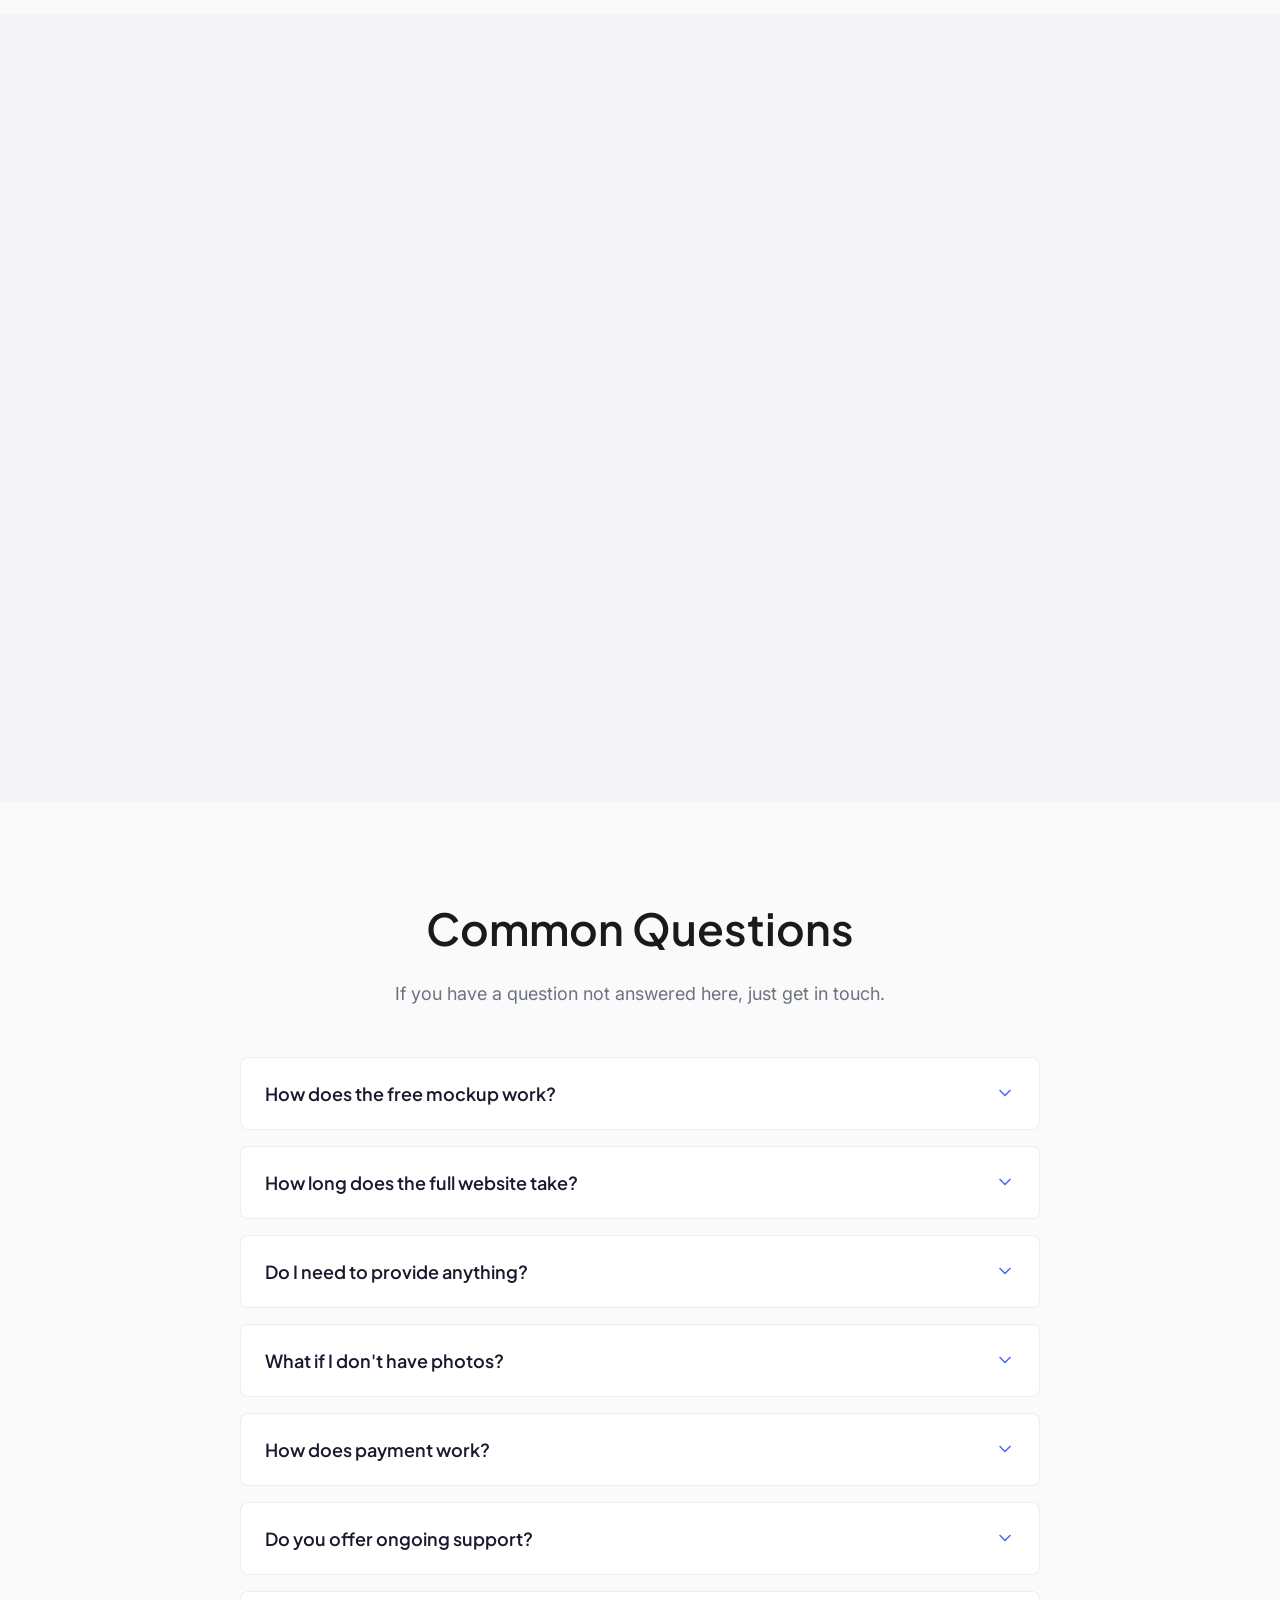
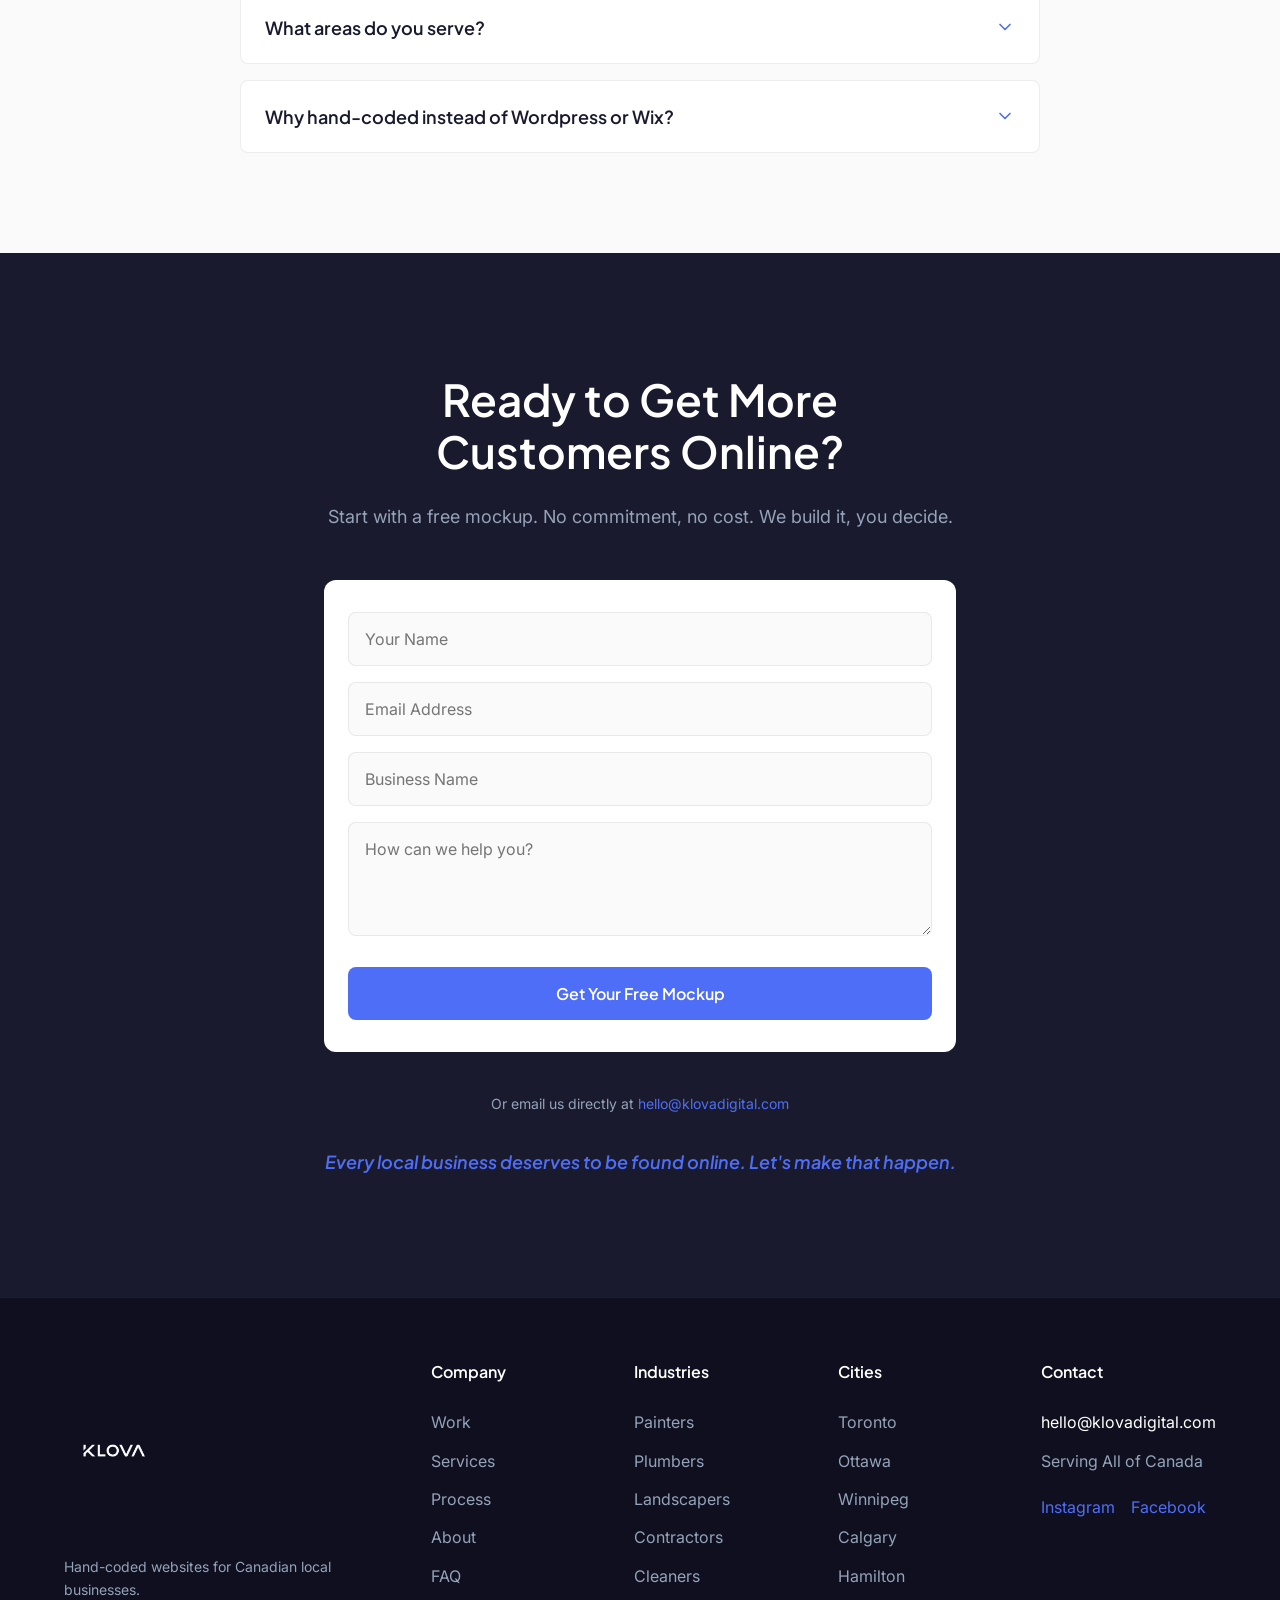
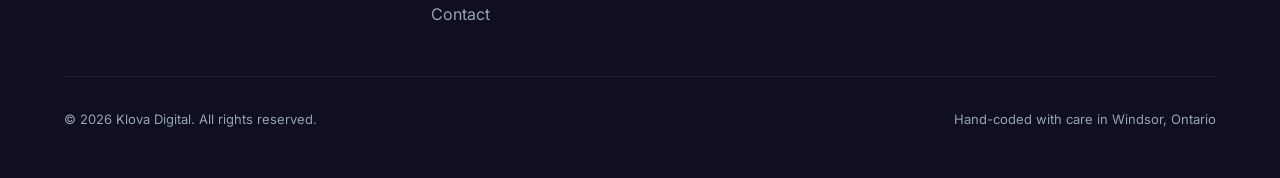
<file: web-design-for-cleaners.html>
<!DOCTYPE html>
<html lang="en-CA">

<head>
  <meta charset="UTF-8">
  <meta name="viewport" content="width=device-width, initial-scale=1.0">
  <title>Web Design for Cleaners Canada | Klova Digital</title>
  <meta name="description"
    content="Hand-coded websites for Canadian cleaners businesses. Fast, SEO-ready, delivered in 24hrs. Free mockup before any payment." />
  <meta name="keywords"
    content="web design Canada, website designer Canada, local business website Canada, affordable web design Canada, web design for contractors Canada, small business website Canada" />
  <link rel="canonical" href="https://www.klovadigital.com/" />
  <meta property="og:title" content="Web Design for Local Service Businesses Canada | Klova Digital" />
  <meta property="og:description"
    content="Fast, hand-coded websites for Canadian local businesses. Free mockup first. $1,499 flat fee." />
  <meta property="og:type" content="website" />
  <link rel="icon" type="image/png" href="images/favicon.png" />
  <link rel="apple-touch-icon" href="images/favicon.png" />

  <script type="application/ld+json">
  {
    "@context": "https://schema.org",
    "@type": "ProfessionalService",
    "name": "Klova Digital",
    "description": "Web design agency building fast, modern websites for local Ontario businesses.",
    "url": "https://www.klovadigital.com",
    "email": "hello@klovadigital.com",
    "address": {
      "@type": "PostalAddress",
      "addressLocality": "Windsor",
      "addressRegion": "ON",
      "addressCountry": "CA"
    },
    "areaServed": "Ontario, Canada",
    "priceRange": "$$"
  }
  </script>

  <link rel="preconnect" href="https://fonts.googleapis.com">
  <link rel="preconnect" href="https://fonts.gstatic.com" crossorigin>
  <link
    href="https://fonts.googleapis.com/css2?family=Inter:wght@400;500&family=Plus+Jakarta+Sans:ital,wght@0,600;0,700;1,600&display=swap"
    rel="stylesheet">

  <link rel="stylesheet" href="css/style.css">
  <script src="js/main.js" defer></script>
</head>

<body>

  <!-- SECTION 1: STICKY NAVIGATION -->
  <nav class="navbar" id="navbar">
    <div class="nav-container">
      <a href="#" class="nav-logo" aria-label="Klova Digital Home">
        <img src="images/klova-logo2.png" alt="Klova Digital Logo" width="120" height="auto">
      </a>
      <div class="nav-links">
        <a href="#work" class="nav-link">Work</a>
        <a href="#services" class="nav-link">Services</a>
        <a href="#process" class="nav-link">Process</a>
        <a href="#about" class="nav-link">About</a>
        <a href="#faq" class="nav-link">FAQ</a>
        <div class="nav-dropdown">
          <button class="nav-link dropdown-toggle" aria-expanded="false">Industries ▾</button>
          <div class="dropdown-menu">
            <a href="web-design-for-painters.html">Painters</a>
            <a href="web-design-for-plumbers.html">Plumbers</a>
            <a href="web-design-for-landscapers.html">Landscapers</a>
            <a href="web-design-for-contractors.html">Contractors</a>
            <a href="web-design-for-cleaners.html">Cleaners</a>
          </div>
        </div>
        <a href="#contact" class="nav-link">Contact</a>
      </div>
      <div class="nav-right">
        <a href="#contact" class="btn btn-primary nav-btn">Get a Free Mockup</a>
        <button class="mobile-menu-toggle" aria-label="Open menu">
          <span class="hamburger"></span>
        </button>
      </div>
    </div>
  </nav>

  <!-- Mobile Drawer -->
  <div class="mobile-drawer" id="mobileDrawer">
    <div class="mobile-links">
      <a href="#work" class="mobile-link">Work</a>
      <a href="#services" class="mobile-link">Services</a>
      <a href="#process" class="mobile-link">Process</a>
      <a href="#about" class="mobile-link">About</a>
      <a href="#faq" class="mobile-link">FAQ</a>
      <a href="#contact" class="mobile-link">Contact</a>
      <a href="#contact" class="btn btn-primary mobile-cta">Get a Free Mockup</a>
    </div>
  </div>

  <main>
    <!-- SECTION 2: HERO -->
    <section class="hero" id="home">
      <div class="container hero-container">
        <span class="small-label">WEB DESIGN FOR LOCAL SERVICE BUSINESSES</span>
        <h1 class="hero-title">Web Design for Cleaners That Gets You More Jobs.</h1>
        <p class="hero-subtitle">
          A fast, professional website is the difference between a homeowner calling you or calling your competitor. We build hand-coded websites specifically designed to get Canadian cleaners more leads and booked jobs.
        </p>

        <div class="trust-badges">
          <div class="badge">
            <span class="badge-icon">✓</span> Delivered in 24 Hours
          </div>
          <div class="badge">
            <span class="badge-icon">✓</span> Flat Fee — No Surprises
          </div>
          <div class="badge">
            <span class="badge-icon">✓</span> Free Mockup First
          </div>
          <div class="badge">
            <span class="badge-icon">✓</span> Serving All of Canada
          </div>
        </div>

        <div class="hero-buttons">
          <a href="#contact" class="btn btn-primary btn-large hero-cta-primary">Get a Free Mockup</a>
          <a href="#work" class="btn btn-outline btn-large">See Our Work</a>
        </div>
        <p class="hero-commitment">No commitment. No payment. Just a free design concept.</p>
      </div>

      <div class="client-strip">
        <p class="strip-label">TRUSTED BY LOCAL CANADIAN BUSINESSES</p>
        <div class="scroll-container">
          <div class="scroll-content">
            <!-- Duplicate for infinite scroll -->
            <span>Lumen</span> <span class="dot">·</span>
            <span>J Countertop Installer</span> <span class="dot">·</span>
            <span>Performance Plumbing Solutions</span> <span class="dot">·</span>
            <span>Sony XM6</span> <span class="dot">·</span>
            <span>Klova Digital</span> <span class="dot">·</span>
            <span>Local Canadian Businesses</span> <span class="dot">·</span>
            <span>Lumen</span> <span class="dot">·</span>
            <span>J Countertop Installer</span> <span class="dot">·</span>
            <span>Performance Plumbing Solutions</span> <span class="dot">·</span>
            <span>Sony XM6</span> <span class="dot">·</span>
            <span>Klova Digital</span> <span class="dot">·</span>
            <span>Local Canadian Businesses</span>
          </div>
        </div>
      </div>
    </section>

    <!-- SECTION 3: WORK / PORTFOLIO -->
    <section class="work section-padding" id="work">
      <div class="container">
        <div class="section-header center reveal">
          <span class="section-label">RECENT WORK</span>
          <h2>Websites That Get Local Businesses Found</h2>
          <p class="section-subtext">Every site is built from scratch — no templates, no page builders. Just clean
            hand-coded HTML, CSS, and JavaScript.</p>
        </div>

        <div class="work-grid">
          <a href="https://www.lumen-pk.com" target="_blank" rel="noopener noreferrer" class="work-card reveal">
            <div class="browser-frame">
              <div class="browser-dots">
                <span class="dot red"></span>
                <span class="dot yellow"></span>
                <span class="dot green"></span>
              </div>
              <img src="./images/lumen-preview.PNG" alt="Lumen Website Preview" width="800" height="450" loading="lazy"
                class="work-preview-img">
            </div>
            <div class="work-info">
              <h3 class="work-title">Lumen</h3>
              <p class="work-type">Online Dermatology Platform</p>
              <span class="location-tag">Pakistan</span>
            </div>
            <div class="visit-site-badge">Visit Site →</div>
          </a>

          <a href="https://pxxrth.github.io/J-countertop/" target="_blank" rel="noopener noreferrer"
            class="work-card reveal">
            <div class="browser-frame">
              <div class="browser-dots">
                <span class="dot red"></span>
                <span class="dot yellow"></span>
                <span class="dot green"></span>
              </div>
              <img src="./images/JCT-preview.PNG" alt="J Countertop Installer Website Preview" width="800" height="450"
                loading="lazy" class="work-preview-img">
            </div>
            <div class="work-info">
              <h3 class="work-title">J Countertop Installer</h3>
              <p class="work-type">Premium Countertop Website</p>
              <span class="location-tag">Manila, Philippines</span>
            </div>
            <div class="visit-site-badge">Visit Site →</div>
          </a>

          <a href="https://www.performanceplumbingsolutions.com" target="_blank" rel="noopener noreferrer"
            class="work-card reveal">
            <div class="browser-frame">
              <div class="browser-dots">
                <span class="dot red"></span>
                <span class="dot yellow"></span>
                <span class="dot green"></span>
              </div>
              <img src="./images/pps-preview.PNG" alt="Performance Plumbing Solutions Website Preview" width="800"
                height="450" loading="lazy" class="work-preview-img">
            </div>
            <div class="work-info">
              <h3 class="work-title">Performance Plumbing Solutions</h3>
              <p class="work-type">Local Plumbing Business</p>
              <span class="location-tag">Windsor, Ontario</span>
            </div>
            <div class="visit-site-badge">Visit Site →</div>
          </a>

          <a href="#" target="_blank" rel="noopener noreferrer" class="work-card reveal">
            <div class="browser-frame">
              <div class="browser-dots">
                <span class="dot red"></span>
                <span class="dot yellow"></span>
                <span class="dot green"></span>
              </div>
              <img src="./images/sony-preview.PNG" alt="Sony XM6 Website Preview" width="800" height="450" loading="lazy"
                class="work-preview-img">
            </div>
            <div class="work-info">
              <h3 class="work-title">Sony XM6</h3>
              <p class="work-type">Product Launch Landing Page</p>
              <span class="location-tag">Ontario, Canada</span>
            </div>
            <div class="visit-site-badge">Visit Site →</div>
          </a>
        </div>

        <div class="center-cta reveal">
          <a href="#contact" class="btn btn-primary btn-large">Get a Free Mockup for Your Business</a>
        </div>
      </div>
    </section>

    <!-- SECTION 4: SERVICES -->
    <section class="services section-padding" id="services">
      <div class="container">
        <div class="section-header center reveal">
          <span class="section-label">WHAT YOU GET</span>
          <h2>Everything Your Business Needs to Get Found Online</h2>
        </div>

        <div class="service-grid">
          <div class="service-card reveal">
            <div class="service-icon">
              <svg width="24" height="24" viewBox="0 0 24 24" fill="none" stroke="#4F6EF7" stroke-width="2"
                stroke-linecap="round" stroke-linejoin="round">
                <path d="M16 18l6-6-6-6M8 6l-6 6 6 6" />
              </svg>
            </div>
            <h3>Hand-Coded Website</h3>
            <p>Built with clean HTML, CSS, and JavaScript. No bloated page builders. Fast, lightweight, and fully custom
              to your business.</p>
          </div>

          <div class="service-card reveal">
            <div class="service-icon">
              <svg width="24" height="24" viewBox="0 0 24 24" fill="none" stroke="#4F6EF7" stroke-width="2"
                stroke-linecap="round" stroke-linejoin="round">
                <rect x="5" y="2" width="14" height="20" rx="2" ry="2" />
                <line x1="12" y1="18" x2="12.01" y2="18" />
              </svg>
            </div>
            <h3>Mobile-First Design</h3>
            <p>Over 80% of your customers search on their phones. Every site we build looks and works perfectly on any
              screen size.</p>
          </div>

          <div class="service-card reveal">
            <div class="service-icon">
              <svg width="24" height="24" viewBox="0 0 24 24" fill="none" stroke="#4F6EF7" stroke-width="2"
                stroke-linecap="round" stroke-linejoin="round">
                <path d="M2 12h4l3-9 5 18 3-9h5" />
              </svg>
            </div>
            <h3>On-Page SEO</h3>
            <p>Title tags, meta descriptions, local keywords, schema markup, and Google Business optimisation baked into
              every page from day one.</p>
          </div>

          <div class="service-card reveal">
            <div class="service-icon">
              <svg width="24" height="24" viewBox="0 0 24 24" fill="none" stroke="#4F6EF7" stroke-width="2"
                stroke-linecap="round" stroke-linejoin="round">
                <circle cx="12" cy="12" r="10" />
                <polyline points="12 6 12 12 16 14" />
              </svg>
            </div>
            <h3>Delivered in 24 Hours</h3>
            <p>Most agencies take weeks. We build and deliver your complete website in 24 hours from the moment you
              approve the mockup.</p>
          </div>

          <div class="service-card reveal">
            <div class="service-icon">
              <svg width="24" height="24" viewBox="0 0 24 24" fill="none" stroke="#4F6EF7" stroke-width="2"
                stroke-linecap="round" stroke-linejoin="round">
                <path
                  d="M21 16V8a2 2 0 0 0-1-1.73l-7-4a2 2 0 0 0-2 0l-7 4A2 2 0 0 0 3 8v8a2 2 0 0 0 1 1.73l7 4a2 2 0 0 0 2 0l7-4A2 2 0 0 0 21 16z" />
                <polyline points="3.27 6.96 12 12.01 20.73 6.96" />
                <line x1="12" y1="22.08" x2="12" y2="12" />
              </svg>
            </div>
            <h3>Hosting & Maintenance</h3>
            <p>Optional $150/month plan. We handle your domain, hosting, SSL, updates, and backups. You never have to
              think about it.</p>
          </div>

          <div class="service-card reveal">
            <div class="service-icon">
              <svg width="24" height="24" viewBox="0 0 24 24" fill="none" stroke="#4F6EF7" stroke-width="2"
                stroke-linecap="round" stroke-linejoin="round">
                <polygon
                  points="12 2 15.09 8.26 22 9.27 17 14.14 18.18 21.02 12 17.77 5.82 21.02 7 14.14 2 9.27 8.91 8.26 12 2" />
              </svg>
            </div>
            <h3>Free Mockup First</h3>
            <p>Before you spend a dollar, we build a free homepage mockup so you can see exactly what your site will look
              like. Zero risk.</p>
          </div>
        </div>
      </div>
    </section>

    <!-- SECTION 5: THE PROCESS -->
    <section class="process section-padding" id="process">
      <div class="container">
        <div class="section-header center reveal">
          <span class="section-label">THE PROCESS</span>
          <h2>From Zero to Live in 48 Hours</h2>
          <p class="section-subtext">You don't have to do anything technical. We handle everything from design to launch.
          </p>
        </div>

        <div class="timeline reveal">
          <div class="timeline-step">
            <div class="step-number">1</div>
            <h3>Free Mockup</h3>
            <p>Tell us about your business. We build a free homepage mockup in 20 minutes and send it to you. No
              commitment, no payment.</p>
          </div>
          <div class="timeline-step">
            <div class="step-number">2</div>
            <h3>You Review</h3>
            <p>You look at the mockup and tell us what you like or want changed. One round of revisions included,
              always.</p>
          </div>
          <div class="timeline-step">
            <div class="step-number">3</div>
            <h3>We Build It</h3>
            <p>Once you're happy with the direction, we build the full website in 24 hours. Clean code, fast loading,
              mobile-ready.</p>
          </div>
          <div class="timeline-step">
            <div class="step-number">4</div>
            <h3>Goes Live</h3>
            <p>We deploy to Cloudflare Pages, connect your domain, set up SSL, and submit to Google. Your business is
              online.</p>
          </div>
        </div>

        <div class="center-cta reveal">
          <a href="#contact" class="btn btn-primary btn-large">Start With a Free Mockup</a>
        </div>
      </div>
    </section>

    <!-- SECTION 6: PRICING -->
    <section class="pricing section-padding" id="pricing">
      <div class="container reveal">
        <div class="section-header center">
          <span class="section-label">TRANSPARENT PRICING</span>
          <h2>Simple, Honest Pricing — No Surprises.</h2>
          <p class="section-subtext">Start with a free mockup — see your site before you pay anything.</p>
        </div>

        <div class="pricing-grid">
          <!-- LEFT CARD -->
          <div class="pricing-card">
            <div class="pricing-header">
              <h3>One-Time</h3>
              <div class="price">$1,499</div>
              <p class="pricing-subtext">One-time flat fee</p>
            </div>
            <ul class="pricing-features">
              <li>Custom hand-coded design</li>
              <li>On-page SEO</li>
              <li>Mobile-first build</li>
              <li>Cloudflare hosting setup</li>
              <li>SSL</li>
              <li>Google Search Console</li>
              <li>Free mockup before payment</li>
              <li>You own it forever</li>
            </ul>
            <a href="#contact" class="btn btn-primary pricing-btn">Get Your Free Mockup</a>
          </div>

          <!-- RIGHT CARD -->
          <div class="pricing-card">
            <div class="pricing-header">
              <h3>Monthly</h3>
              <div class="price">$150<span>/month</span></div>
              <p class="pricing-subtext">6-month minimum</p>
            </div>
            <ul class="pricing-features">
              <li>Custom hand-coded design</li>
              <li>On-page SEO</li>
              <li>Mobile-first build</li>
              <li>Free mockup before payment</li>
              <li>Hosting & SSL included</li>
              <li>Unlimited edits</li>
              <li>Ongoing support</li>
              <li>Monthly performance report</li>
            </ul>
            <a href="#contact" class="btn btn-primary pricing-btn">Get Your Free Mockup</a>
          </div>
        </div>
      </div>
    </section>

    <!-- SECTION 7: TESTIMONIALS -->
    <section class="reviews section-padding" id="reviews">
      <div class="container reviews-container">
        <div class="section-header center reveal">
          <span class="section-label">CLIENT TESTIMONIALS</span>
          <h2 class="reviews-heading">What Clients Say</h2>
        </div>

        <div class="testimonial-list reveal">
          <!-- CARD 1 -->
          <div class="testimonial-card">
            <div class="testimonial-left">
              <div class="client-photo placeholder-photo">
                <span class="initials">HA</span>
              </div>
              <h4 class="client-name">Hamza A.</h4>
              <p class="client-business">Lumen — Online Dermatology</p>
              <p class="client-location">Pakistan</p>
              <span class="project-tag">Skincare Platform</span>
              <div class="stars">★★★★★</div>
            </div>
            <div class="testimonial-right">
              <div class="large-quote-mark">"</div>
              <p class="pull-quote">"Clean, fast, and exactly what we needed. On par with agencies charging 5x more."
              </p>
              <a href="https://www.lumen-pk.com" class="read-story-link" target="_blank" rel="noopener">Visit
                lumen-pk.com →</a>
            </div>
          </div>

          <!-- CARD 2 -->
          <div class="testimonial-card">
            <div class="testimonial-left">
              <div class="client-photo placeholder-photo">
                <span class="initials">JC</span>
              </div>
              <h4 class="client-name">Jason C.</h4>
              <p class="client-business">J Countertop Installer</p>
              <p class="client-location">Manila, Philippines</p>
              <span class="project-tag">Premium Countertop Website</span>
              <div class="stars">★★★★★</div>
            </div>
            <div class="testimonial-right">
              <div class="large-quote-mark">"</div>
              <p class="pull-quote">"Received a complete, professional website within 24 hours. Our customers notice it
                immediately."</p>
              <a href="https://pxxrth.github.io/J-countertop/" class="read-story-link" target="_blank"
                rel="noopener">Visit jcountertopinstaller.com →</a>
            </div>
          </div>

          <!-- CARD 3 -->
          <div class="testimonial-card">
            <div class="testimonial-left">
              <div class="client-photo placeholder-photo">
                <span class="initials">MT</span>
              </div>
              <h4 class="client-name">Marcus T.</h4>
              <p class="client-business">Sony XM6 — Product Launch Page</p>
              <p class="client-location">Ontario, Canada</p>
              <span class="project-tag">Product Landing Page</span>
              <div class="stars">★★★★★</div>
            </div>
            <div class="testimonial-right">
              <div class="large-quote-mark">"</div>
              <p class="pull-quote">"Slick, fast, and converted better than expected. Looked genuinely world-class."</p>
              <a href="#work" class="read-story-link">View the project →</a>
            </div>
          </div>
        </div>

        <div class="center-cta reveal">
          <a href="#contact" class="btn btn-primary btn-large">Start Your Project Today</a>
        </div>
      </div>
    </section>

    <!-- SECTION 8: ABOUT -->
    <section class="about section-padding" id="about">
      <div class="container about-container reveal">
        <div class="about-content full-width">
          <span class="section-label">ABOUT</span>
          <h2>Built by a Team Who Actually Cares About Your Results.</h2>
          <div class="about-text">
            <p>Klova Digital was built with one belief: every local business deserves a website that actually works — one that loads fast, looks professional, and gets found on Google.</p>
            <p>Too many trades businesses — painters, plumbers, landscapers, contractors — are stuck with slow, outdated sites built by agencies who charged too much, took too long, and then disappeared. Klova Digital exists to fix that.</p>
            <p>Every website is hand-coded from scratch. No WordPress. No page builders. No bloated templates. Just clean, fast HTML and CSS that Google loves and customers trust.</p>
            <p>Clients get direct access — not a support ticket, not an account manager. Direct communication, start to finish.</p>
          </div>
          <div class="about-trust">
            <span>Serving all of Canada</span>
            <span class="divider">|</span>
            <span>Hand-coded only</span>
            <span class="divider">|</span>
            <span>Direct communication</span>
            <span class="divider">|</span>
            <span>24hr delivery</span>
          </div>
          <a href="#contact" class="btn btn-primary">Start Your Project</a>
        </div>
      </div>
    </section>

    <!-- SECTION 9: FAQ -->
    <section class="faq section-padding" id="faq">
      <div class="container faq-container">
        <div class="section-header center reveal">
          <h2>Common Questions</h2>
          <p class="section-subtext">If you have a question not answered here, just get in touch.</p>
        </div>

        <div class="accordion reveal">
          <div class="accordion-item">
            <button class="accordion-header" aria-expanded="false">
              How does the free mockup work?
              <span class="accordion-icon"><svg width="20" height="20" viewBox="0 0 24 24" fill="none"
                  stroke="currentColor" stroke-width="2" stroke-linecap="round" stroke-linejoin="round">
                  <polyline points="6 9 12 15 18 9"></polyline>
                </svg></span>
            </button>
            <div class="accordion-content">
              <p>You tell us about your business and we build a homepage concept in about 20 minutes and send it to you.
                No payment, no commitment. You only move forward if you love it.</p>
            </div>
          </div>

          <div class="accordion-item">
            <button class="accordion-header" aria-expanded="false">
              How long does the full website take?
              <span class="accordion-icon"><svg width="20" height="20" viewBox="0 0 24 24" fill="none"
                  stroke="currentColor" stroke-width="2" stroke-linecap="round" stroke-linejoin="round">
                  <polyline points="6 9 12 15 18 9"></polyline>
                </svg></span>
            </button>
            <div class="accordion-content">
              <p>Once you approve the mockup and pay the deposit, the full website is delivered within 24 hours. Most
                clients are live within 48 hours of first contact.</p>
            </div>
          </div>

          <div class="accordion-item">
            <button class="accordion-header" aria-expanded="false">
              Do I need to provide anything?
              <span class="accordion-icon"><svg width="20" height="20" viewBox="0 0 24 24" fill="none"
                  stroke="currentColor" stroke-width="2" stroke-linecap="round" stroke-linejoin="round">
                  <polyline points="6 9 12 15 18 9"></polyline>
                </svg></span>
            </button>
            <div class="accordion-content">
              <p>Just some basic info about your business — what you do, your phone number, any photos you have. We
                handle everything else including copy, SEO, and deployment.</p>
            </div>
          </div>

          <div class="accordion-item">
            <button class="accordion-header" aria-expanded="false">
              What if I don't have photos?
              <span class="accordion-icon"><svg width="20" height="20" viewBox="0 0 24 24" fill="none"
                  stroke="currentColor" stroke-width="2" stroke-linecap="round" stroke-linejoin="round">
                  <polyline points="6 9 12 15 18 9"></polyline>
                </svg></span>
            </button>
            <div class="accordion-content">
              <p>No problem. We can source appropriate images for your industry. Real photos of your work always look
                better if you have them though.</p>
            </div>
          </div>

          <div class="accordion-item">
            <button class="accordion-header" aria-expanded="false">
              How does payment work?
              <span class="accordion-icon"><svg width="20" height="20" viewBox="0 0 24 24" fill="none"
                  stroke="currentColor" stroke-width="2" stroke-linecap="round" stroke-linejoin="round">
                  <polyline points="6 9 12 15 18 9"></polyline>
                </svg></span>
            </button>
            <div class="accordion-content">
              <p>$250 deposit via e-transfer to confirm the project, and $1,249 on delivery once you approve the final
                site. No payment before you see and approve the work.</p>
            </div>
          </div>

          <div class="accordion-item">
            <button class="accordion-header" aria-expanded="false">
              Do you offer ongoing support?
              <span class="accordion-icon"><svg width="20" height="20" viewBox="0 0 24 24" fill="none"
                  stroke="currentColor" stroke-width="2" stroke-linecap="round" stroke-linejoin="round">
                  <polyline points="6 9 12 15 18 9"></polyline>
                </svg></span>
            </button>
            <div class="accordion-content">
              <p>Yes — the optional $150/month plan includes domain management, hosting, SSL, security, and small
                updates. Cancel any time.</p>
            </div>
          </div>

          <div class="accordion-item">
            <button class="accordion-header" aria-expanded="false">
              What areas do you serve?
              <span class="accordion-icon"><svg width="20" height="20" viewBox="0 0 24 24" fill="none"
                  stroke="currentColor" stroke-width="2" stroke-linecap="round" stroke-linejoin="round">
                  <polyline points="6 9 12 15 18 9"></polyline>
                </svg></span>
            </button>
            <div class="accordion-content">
              <p>We work with businesses across all of Canada — Toronto, Ottawa,
                Winnipeg, Calgary, Edmonton, Vancouver, Windsor, and everywhere in between. All work is done remotely.</p>
            </div>
          </div>

          <div class="accordion-item">
            <button class="accordion-header" aria-expanded="false">
              Why hand-coded instead of Wordpress or Wix?
              <span class="accordion-icon"><svg width="20" height="20" viewBox="0 0 24 24" fill="none"
                  stroke="currentColor" stroke-width="2" stroke-linecap="round" stroke-linejoin="round">
                  <polyline points="6 9 12 15 18 9"></polyline>
                </svg></span>
            </button>
            <div class="accordion-content">
              <p>Hand-coded sites load faster, rank better on Google, have zero plugin vulnerabilities, and never go
                down due to platform updates. It's simply a better product.</p>
            </div>
          </div>
        </div>
      </div>
    </section>

    <!-- SECTION 10: FINAL CTA & CONTACT -->
    <section class="final-cta section-padding" id="contact">
      <div class="container final-cta-container reveal">
        <h2>Ready to Get More Customers Online?</h2>
        <p class="final-subtext">Start with a free mockup. No commitment, no cost. We build it, you decide.</p>

        <div class="contact-form-wrapper">
          <form id="contactForm" class="contact-form" onsubmit="handleFormSubmit(event)">
            <div class="form-group">
              <label for="name" class="sr-only">Name</label>
              <input type="text" id="name" name="name" placeholder="Your Name" required>
            </div>
            <div class="form-group">
              <label for="email" class="sr-only">Email</label>
              <input type="email" id="email" name="email" placeholder="Email Address" required>
            </div>
            <div class="form-group">
              <label for="business" class="sr-only">Business Name</label>
              <input type="text" id="business" name="business" placeholder="Business Name" required>
            </div>
            <div class="form-group">
              <label for="message" class="sr-only">Message</label>
              <textarea id="message" name="message" placeholder="How can we help you?" rows="4" required></textarea>
            </div>
            <button type="submit" class="btn btn-primary btn-large form-submit">Get Your Free Mockup</button>
          </form>

          <div id="formSuccess" class="form-success hidden">
            <div class="success-icon">✓</div>
            <h3>Message Sent!</h3>
            <p>Thanks for reaching out. We'll get back to you with your free mockup shortly.</p>
          </div>
        </div>

        <p class="email-direct">Or email us directly at <a
            href="mailto:hello@klovadigital.com">hello@klovadigital.com</a></p>
        <p class="peak-end">Every local business deserves to be found online. Let's make that happen.</p>
      </div>
    </section>
  </main>

  <!-- SECTION 11: FOOTER -->
  <footer class="site-footer">
    <div class="container">
      <div class="footer-grid">
        <div class="footer-brand">
          <img src="images/klova-logo2.png" alt="Klova Digital Logo" width="100" height="auto" loading="lazy">
          <p>Hand-coded websites for Canadian local businesses.</p>
        </div>

        <div class="footer-links">
          <h4 class="footer-heading">Company</h4>
          <a href="#work">Work</a>
          <a href="#services">Services</a>
          <a href="#process">Process</a>
          <a href="#about">About</a>
          <a href="#faq">FAQ</a>
          <a href="#contact">Contact</a>
        </div>
        
        <div class="footer-links">
          <h4 class="footer-heading">Industries</h4>
          <a href="web-design-for-painters.html">Painters</a>
          <a href="web-design-for-plumbers.html">Plumbers</a>
          <a href="web-design-for-landscapers.html">Landscapers</a>
          <a href="web-design-for-contractors.html">Contractors</a>
          <a href="web-design-for-cleaners.html">Cleaners</a>
        </div>

        <div class="footer-links">
          <h4 class="footer-heading">Cities</h4>
          <a href="web-design-toronto.html">Toronto</a>
          <a href="web-design-ottawa.html">Ottawa</a>
          <a href="web-design-winnipeg.html">Winnipeg</a>
          <a href="web-design-calgary.html">Calgary</a>
          <a href="web-design-hamilton.html">Hamilton</a>
        </div>

        <div class="footer-contact">
          <h4 class="footer-heading">Contact</h4>
          <a href="mailto:hello@klovadigital.com">hello@klovadigital.com</a>
          <span>Serving All of Canada</span>
          <div class="social-links">
            <a href="#" aria-label="Instagram">Instagram</a>
            <a href="#" aria-label="Facebook">Facebook</a>
          </div>
        </div>
      </div>

      <div class="footer-bottom">
        <p>&copy; 2026 Klova Digital. All rights reserved.</p>
        <p>Hand-coded with care in Windsor, Ontario</p>
      </div>
    </div>
  </footer>

</body>

</html>
</file>
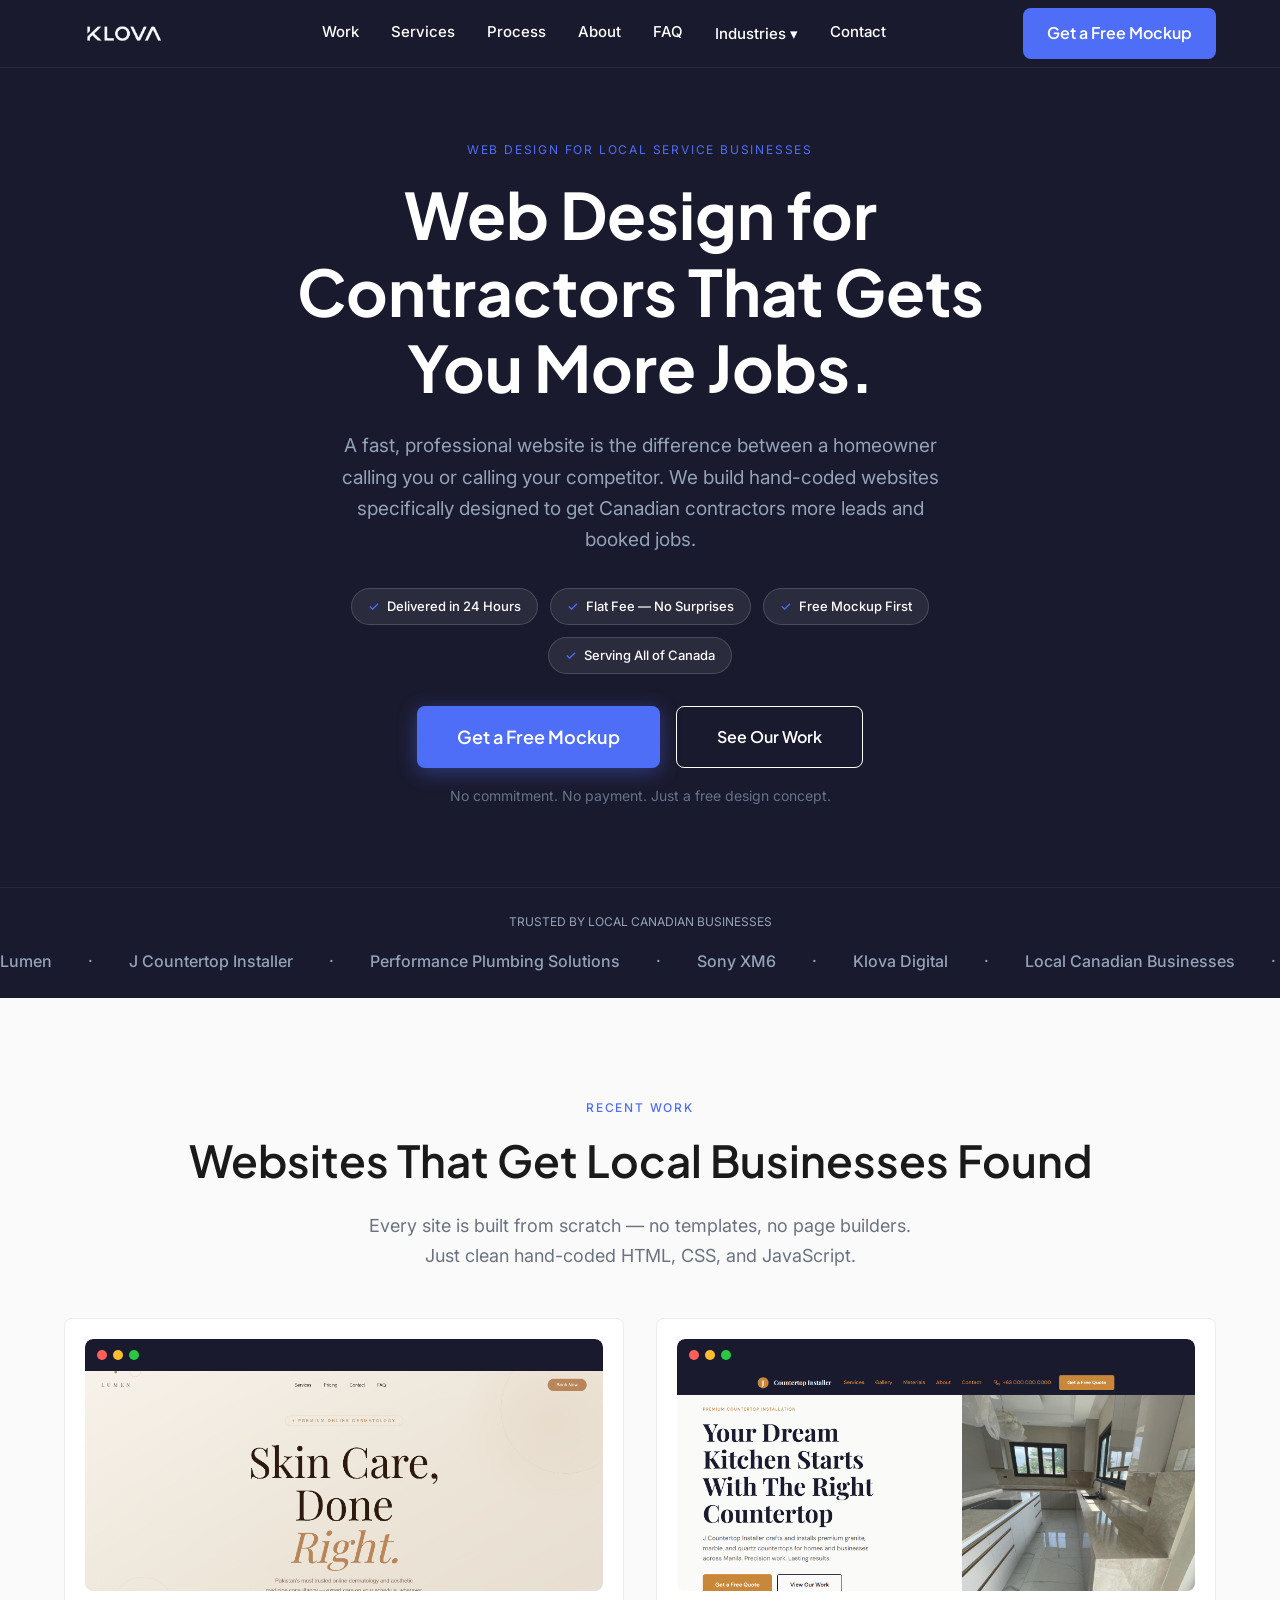
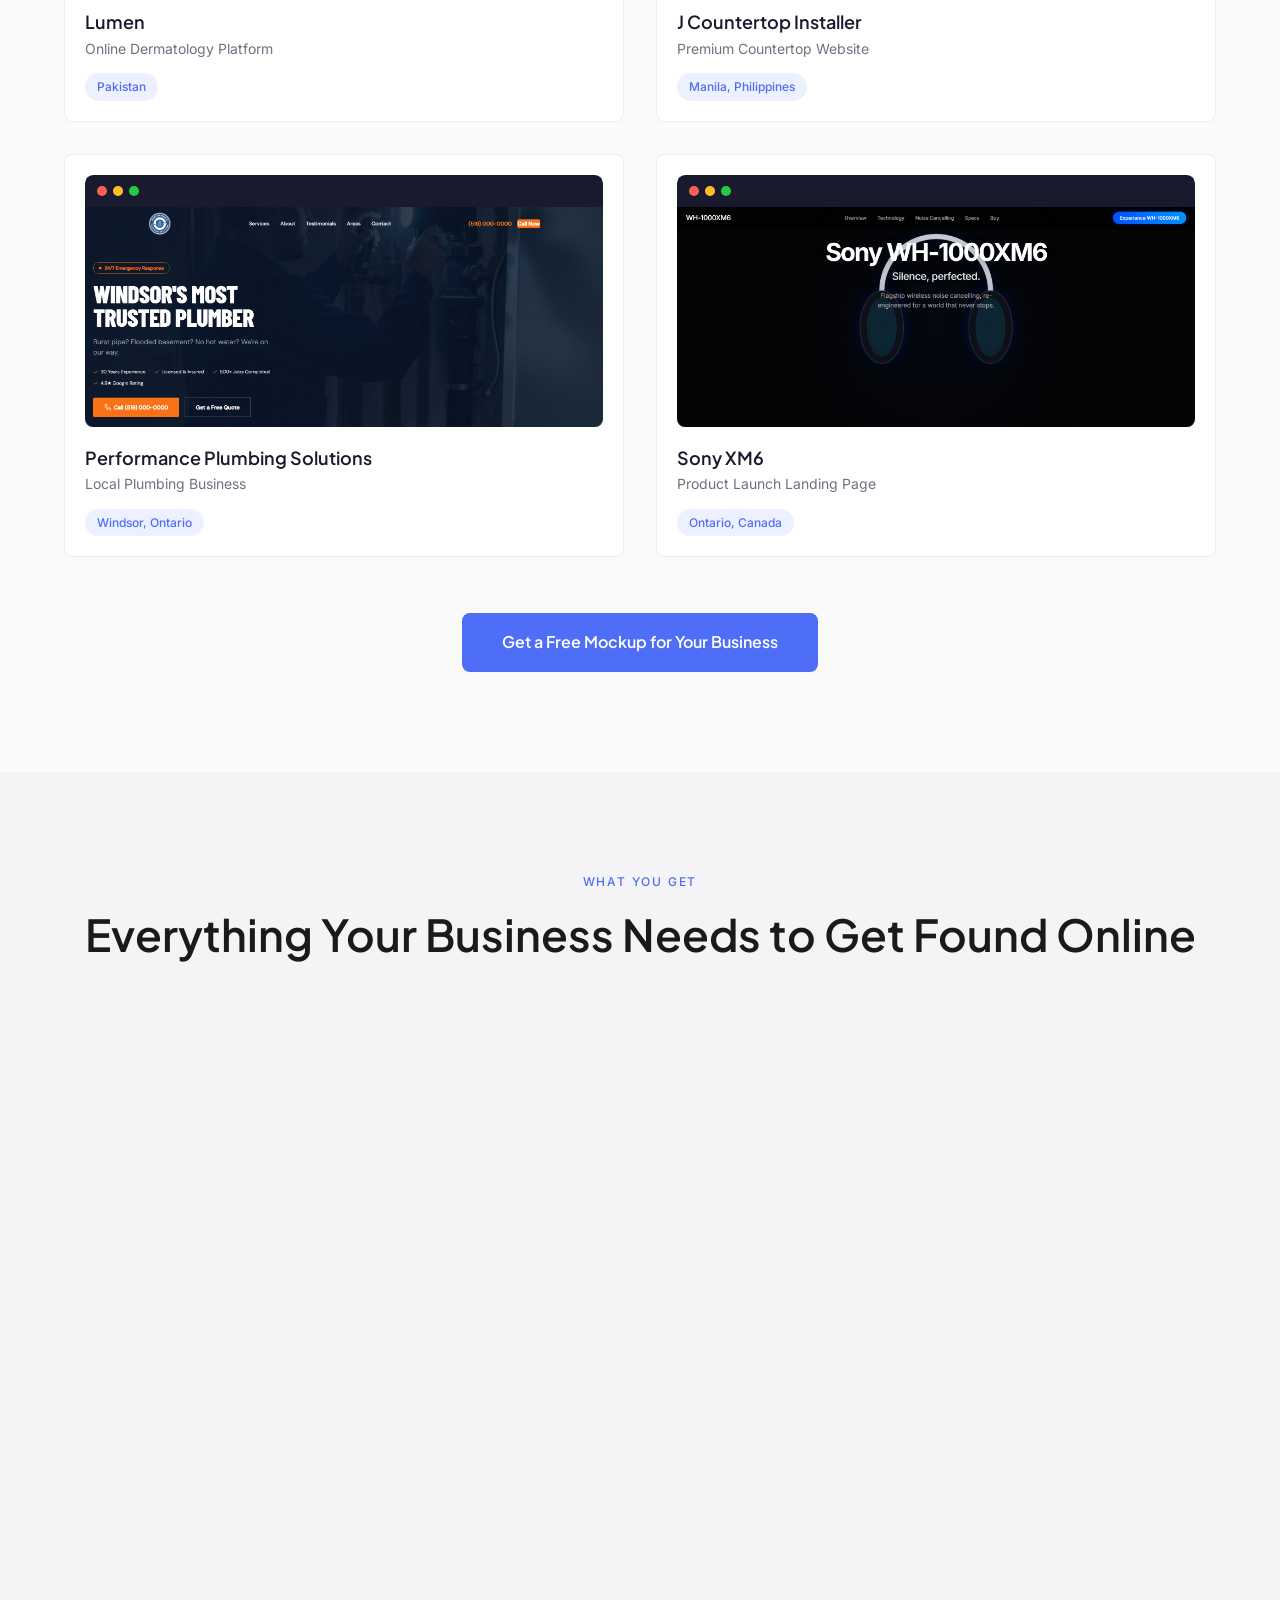
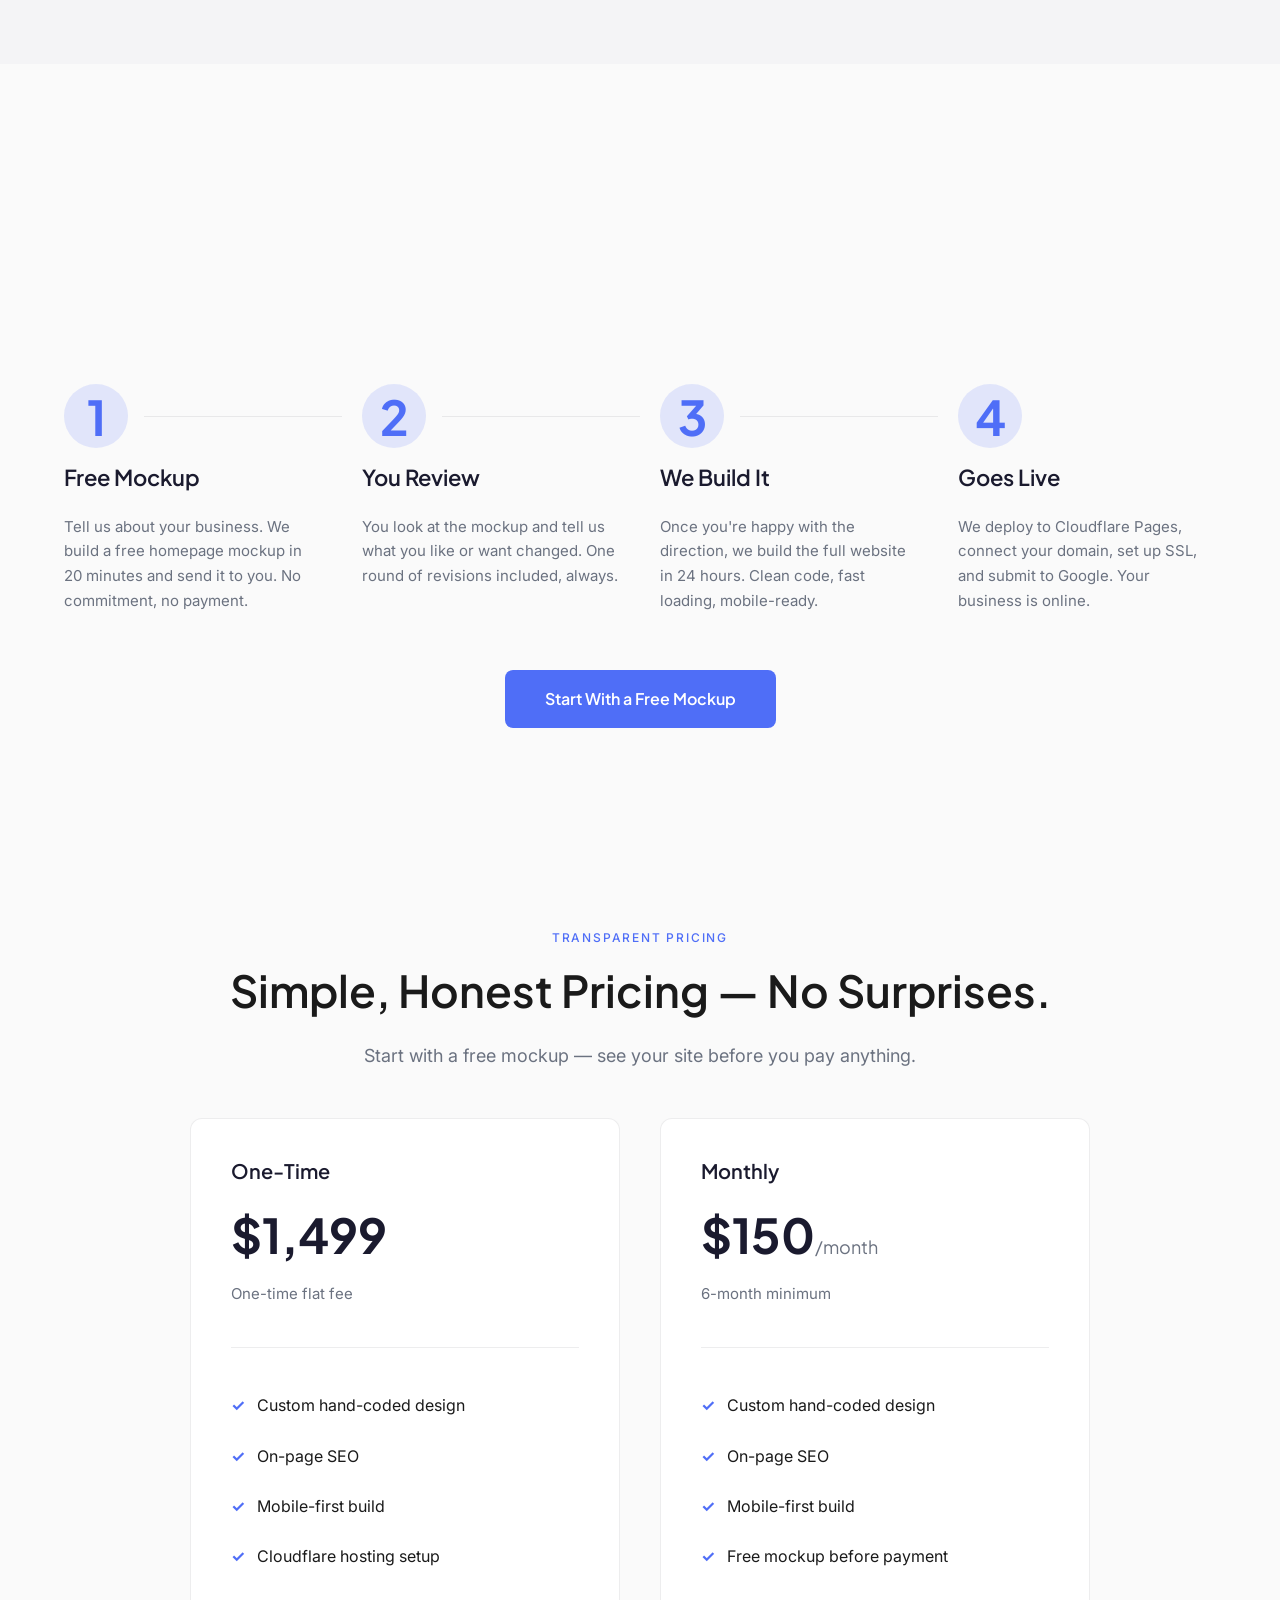
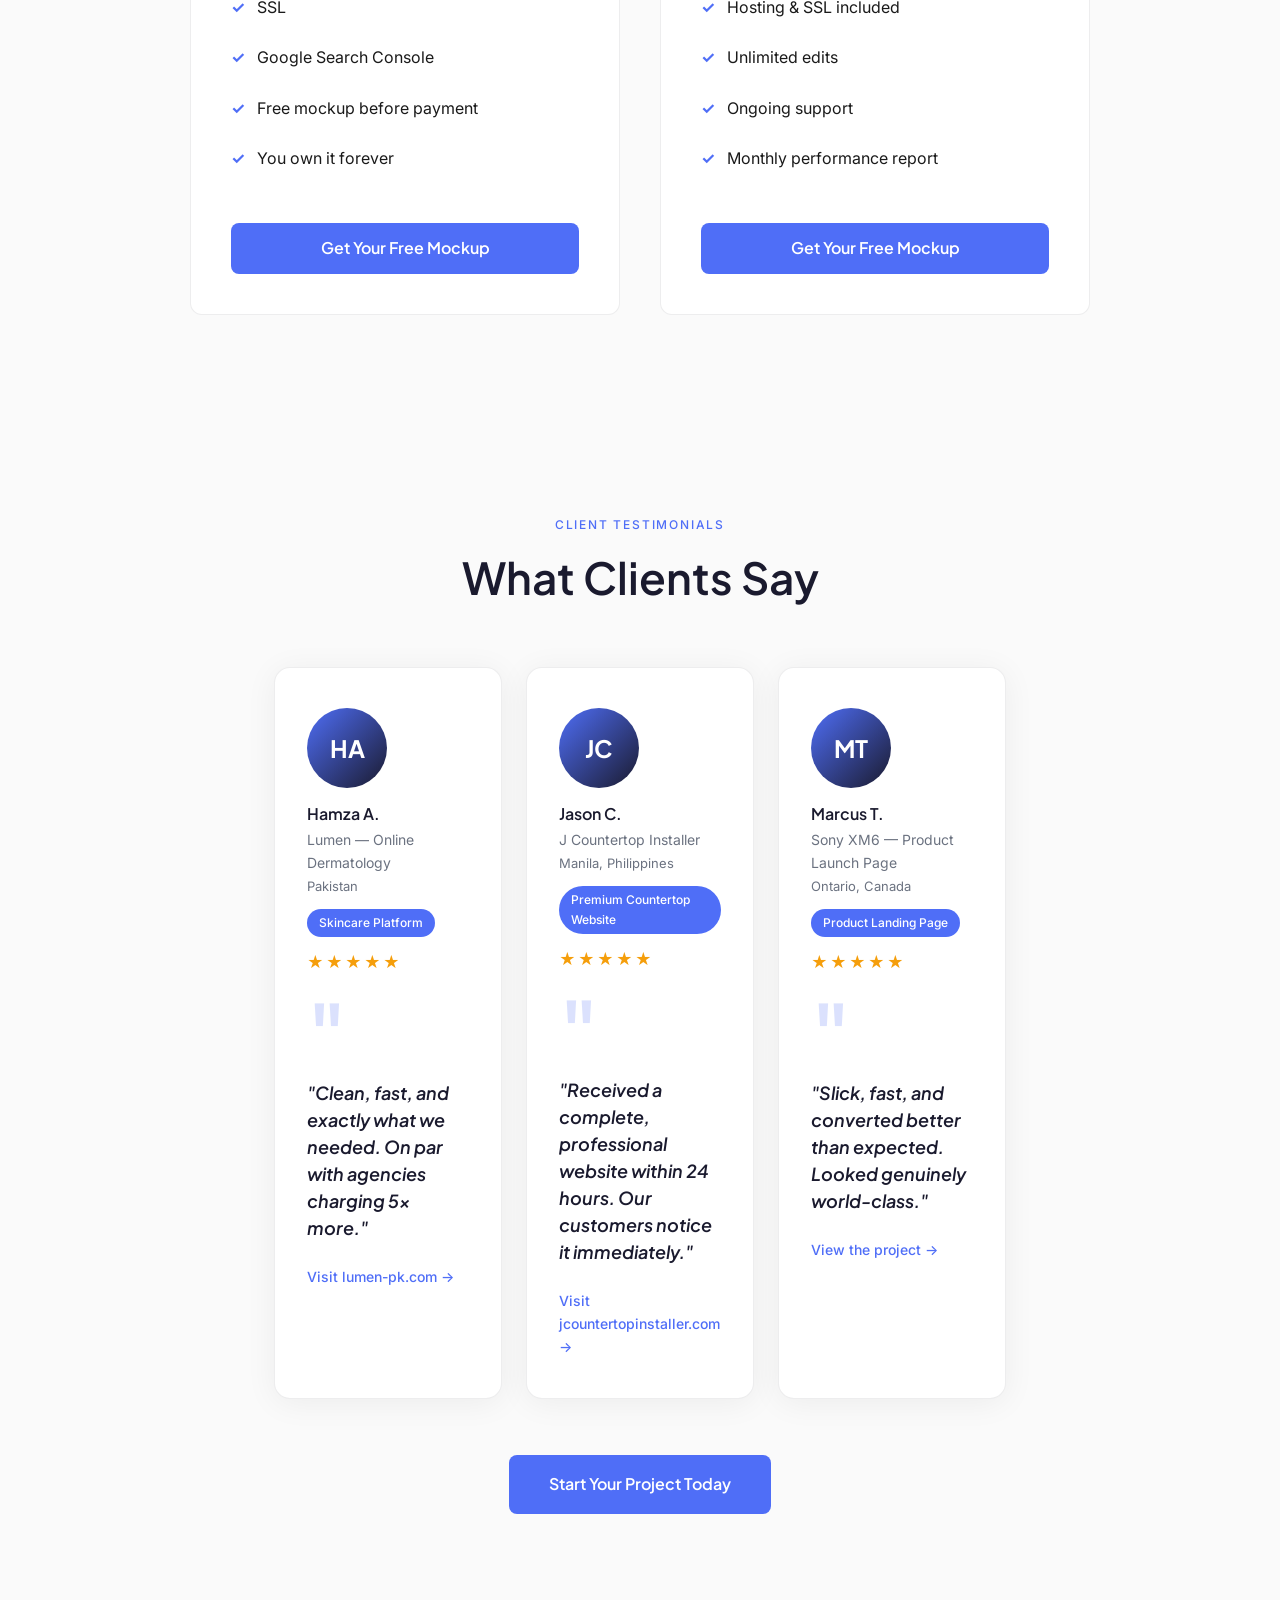
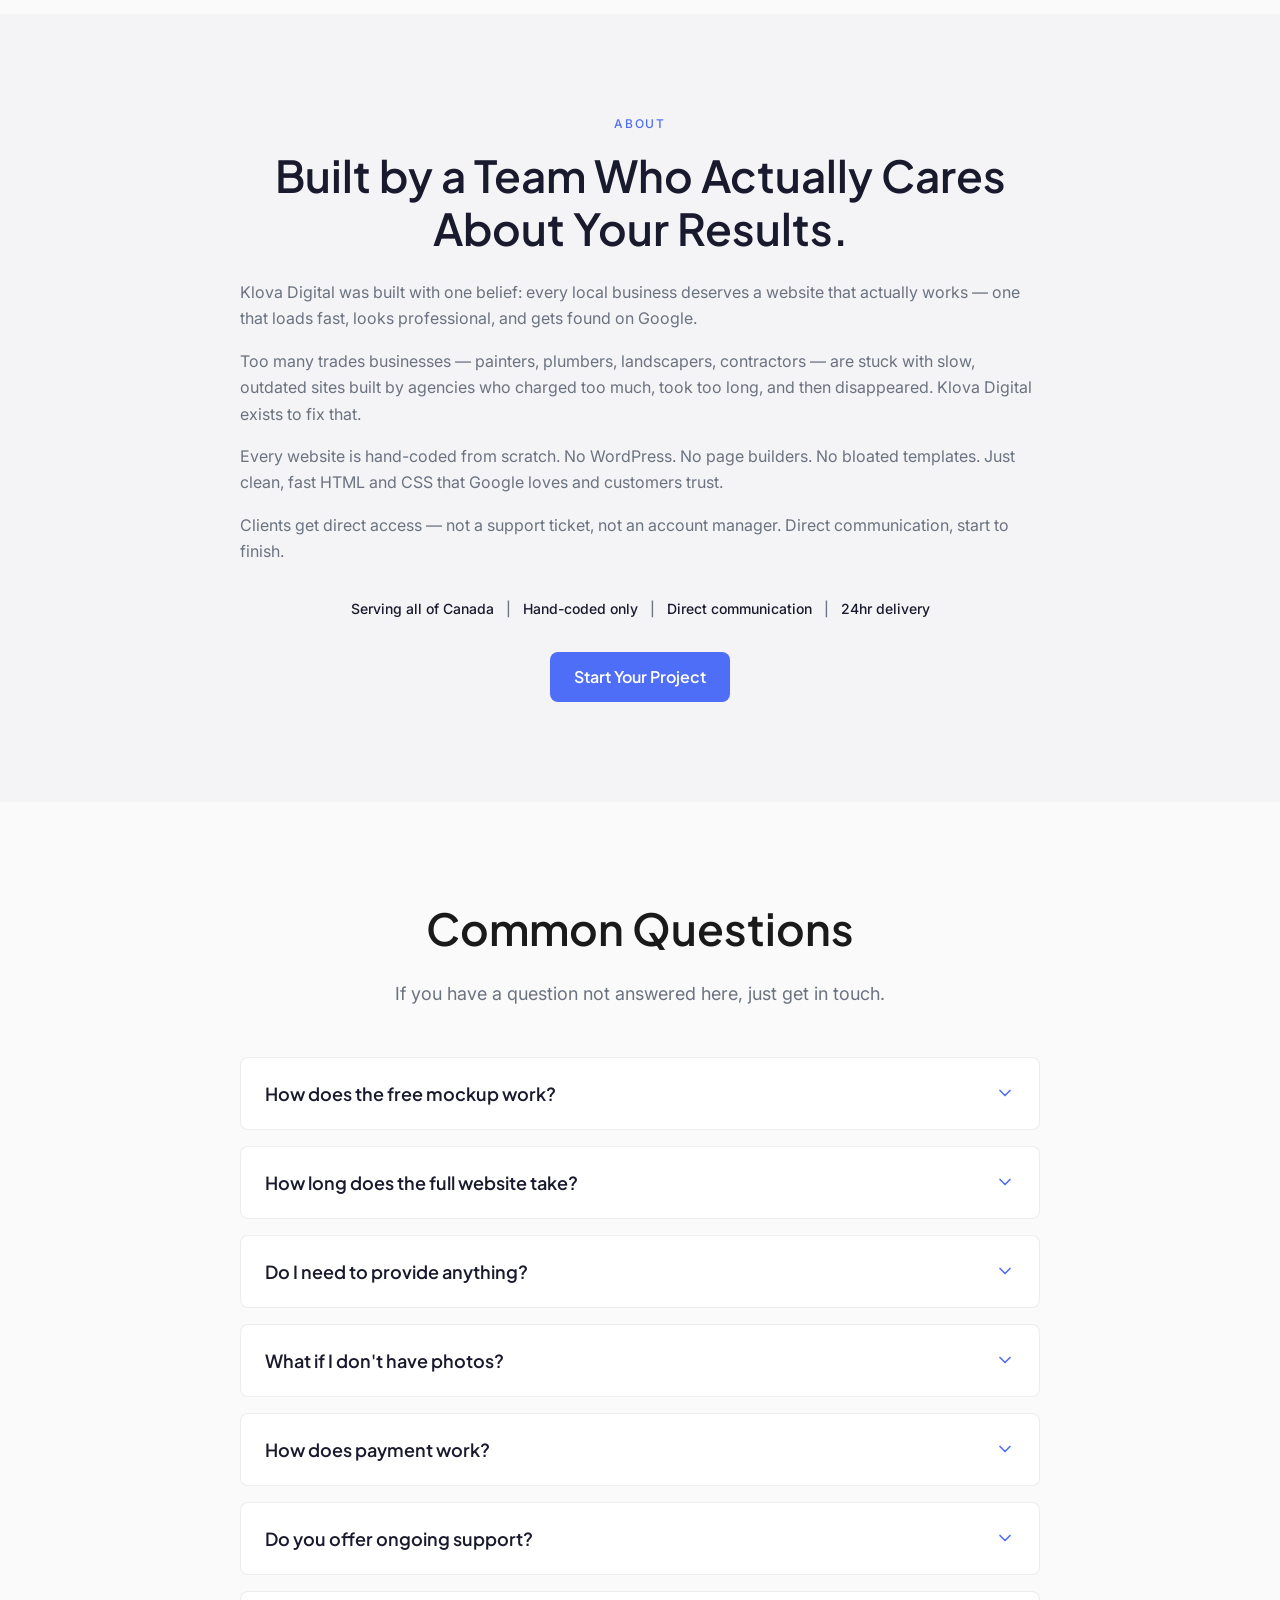
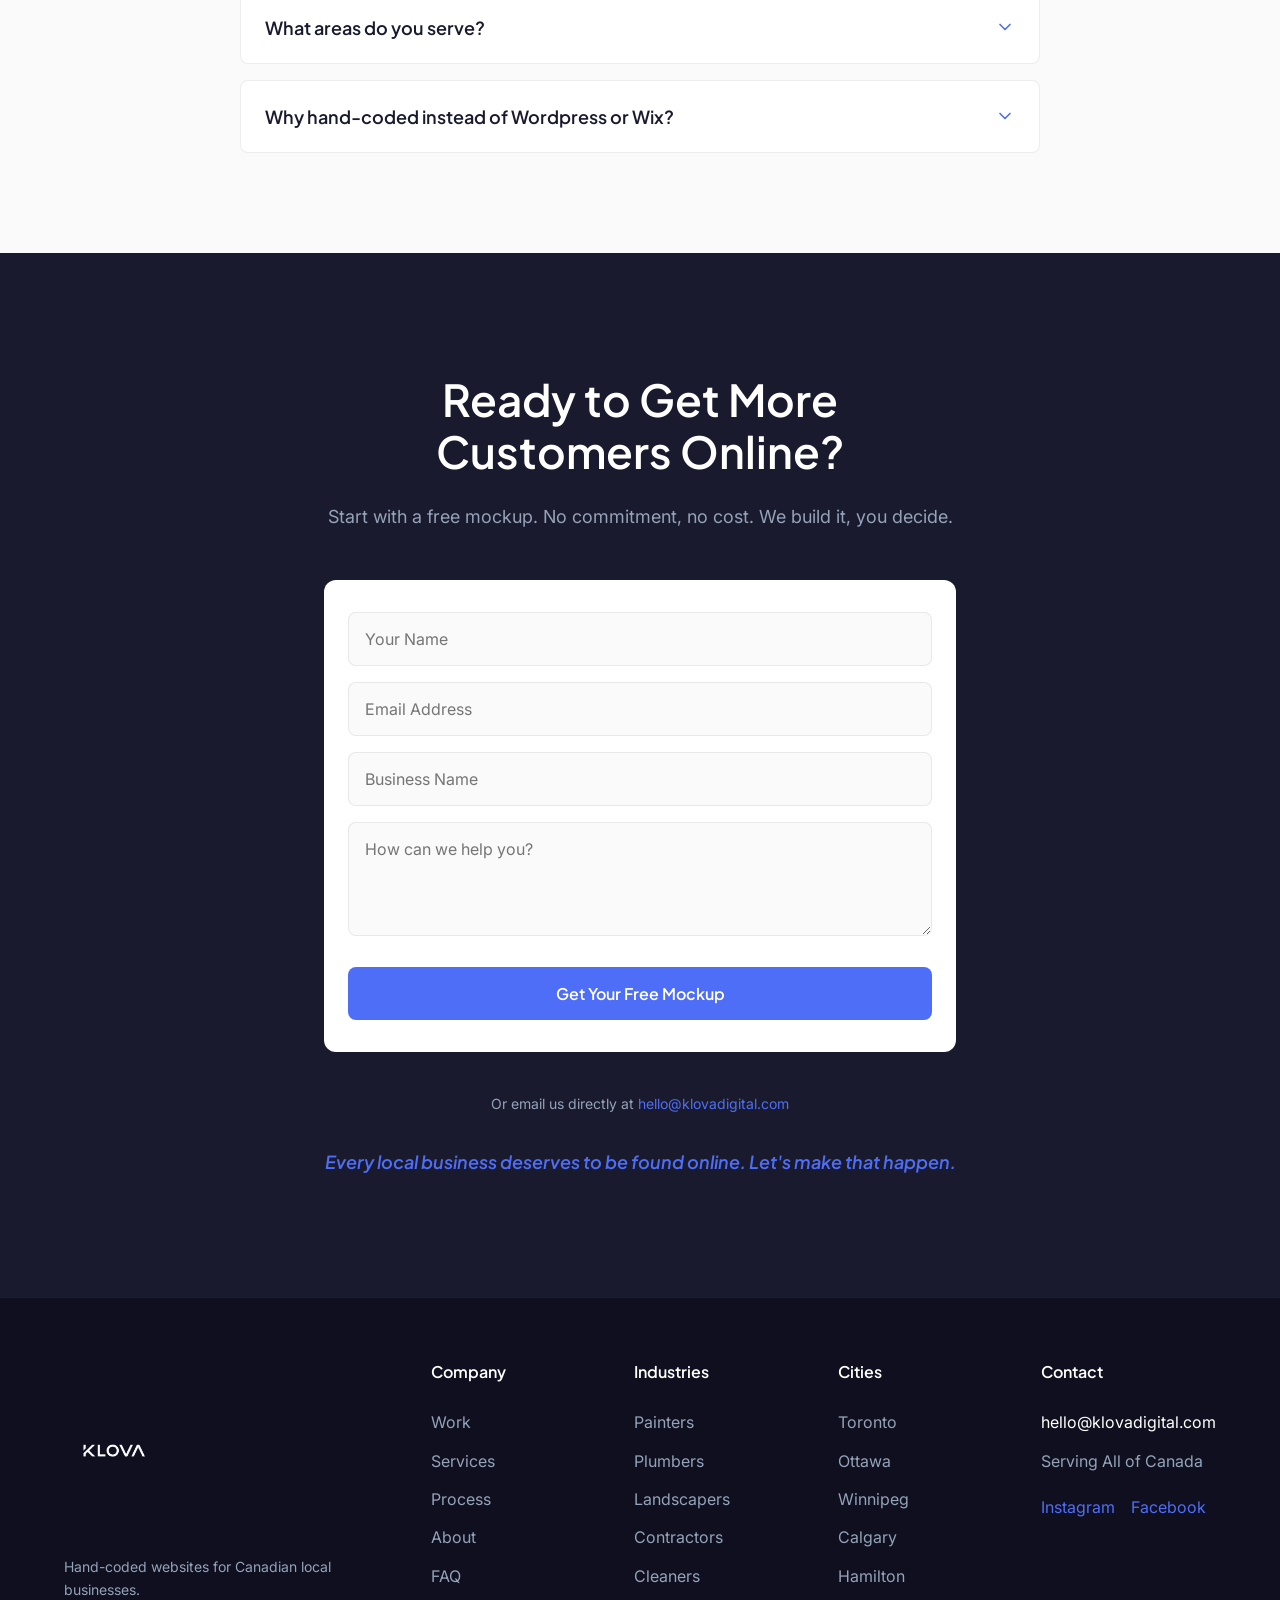
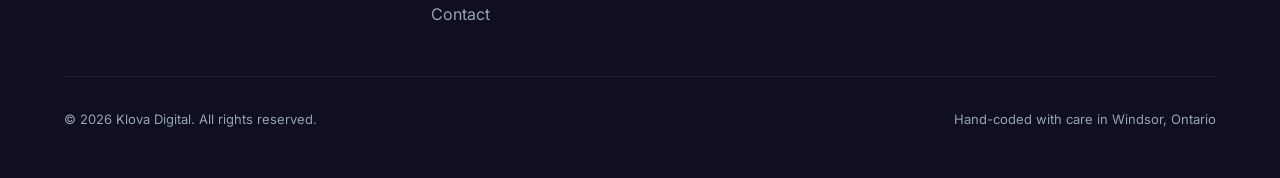
<file: web-design-for-contractors.html>
<!DOCTYPE html>
<html lang="en-CA">

<head>
  <meta charset="UTF-8">
  <meta name="viewport" content="width=device-width, initial-scale=1.0">
  <title>Web Design for Contractors Canada | Klova Digital</title>
  <meta name="description"
    content="Hand-coded websites for Canadian contractors businesses. Fast, SEO-ready, delivered in 24hrs. Free mockup before any payment." />
  <meta name="keywords"
    content="web design Canada, website designer Canada, local business website Canada, affordable web design Canada, web design for contractors Canada, small business website Canada" />
  <link rel="canonical" href="https://www.klovadigital.com/" />
  <meta property="og:title" content="Web Design for Local Service Businesses Canada | Klova Digital" />
  <meta property="og:description"
    content="Fast, hand-coded websites for Canadian local businesses. Free mockup first. $1,499 flat fee." />
  <meta property="og:type" content="website" />
  <link rel="icon" type="image/png" href="images/favicon.png" />
  <link rel="apple-touch-icon" href="images/favicon.png" />

  <script type="application/ld+json">
  {
    "@context": "https://schema.org",
    "@type": "ProfessionalService",
    "name": "Klova Digital",
    "description": "Web design agency building fast, modern websites for local Ontario businesses.",
    "url": "https://www.klovadigital.com",
    "email": "hello@klovadigital.com",
    "address": {
      "@type": "PostalAddress",
      "addressLocality": "Windsor",
      "addressRegion": "ON",
      "addressCountry": "CA"
    },
    "areaServed": "Ontario, Canada",
    "priceRange": "$$"
  }
  </script>

  <link rel="preconnect" href="https://fonts.googleapis.com">
  <link rel="preconnect" href="https://fonts.gstatic.com" crossorigin>
  <link
    href="https://fonts.googleapis.com/css2?family=Inter:wght@400;500&family=Plus+Jakarta+Sans:ital,wght@0,600;0,700;1,600&display=swap"
    rel="stylesheet">

  <link rel="stylesheet" href="css/style.css">
  <script src="js/main.js" defer></script>
</head>

<body>

  <!-- SECTION 1: STICKY NAVIGATION -->
  <nav class="navbar" id="navbar">
    <div class="nav-container">
      <a href="#" class="nav-logo" aria-label="Klova Digital Home">
        <img src="images/klova-logo2.png" alt="Klova Digital Logo" width="120" height="auto">
      </a>
      <div class="nav-links">
        <a href="#work" class="nav-link">Work</a>
        <a href="#services" class="nav-link">Services</a>
        <a href="#process" class="nav-link">Process</a>
        <a href="#about" class="nav-link">About</a>
        <a href="#faq" class="nav-link">FAQ</a>
        <div class="nav-dropdown">
          <button class="nav-link dropdown-toggle" aria-expanded="false">Industries ▾</button>
          <div class="dropdown-menu">
            <a href="web-design-for-painters.html">Painters</a>
            <a href="web-design-for-plumbers.html">Plumbers</a>
            <a href="web-design-for-landscapers.html">Landscapers</a>
            <a href="web-design-for-contractors.html">Contractors</a>
            <a href="web-design-for-cleaners.html">Cleaners</a>
          </div>
        </div>
        <a href="#contact" class="nav-link">Contact</a>
      </div>
      <div class="nav-right">
        <a href="#contact" class="btn btn-primary nav-btn">Get a Free Mockup</a>
        <button class="mobile-menu-toggle" aria-label="Open menu">
          <span class="hamburger"></span>
        </button>
      </div>
    </div>
  </nav>

  <!-- Mobile Drawer -->
  <div class="mobile-drawer" id="mobileDrawer">
    <div class="mobile-links">
      <a href="#work" class="mobile-link">Work</a>
      <a href="#services" class="mobile-link">Services</a>
      <a href="#process" class="mobile-link">Process</a>
      <a href="#about" class="mobile-link">About</a>
      <a href="#faq" class="mobile-link">FAQ</a>
      <a href="#contact" class="mobile-link">Contact</a>
      <a href="#contact" class="btn btn-primary mobile-cta">Get a Free Mockup</a>
    </div>
  </div>

  <main>
    <!-- SECTION 2: HERO -->
    <section class="hero" id="home">
      <div class="container hero-container">
        <span class="small-label">WEB DESIGN FOR LOCAL SERVICE BUSINESSES</span>
        <h1 class="hero-title">Web Design for Contractors That Gets You More Jobs.</h1>
        <p class="hero-subtitle">
          A fast, professional website is the difference between a homeowner calling you or calling your competitor. We build hand-coded websites specifically designed to get Canadian contractors more leads and booked jobs.
        </p>

        <div class="trust-badges">
          <div class="badge">
            <span class="badge-icon">✓</span> Delivered in 24 Hours
          </div>
          <div class="badge">
            <span class="badge-icon">✓</span> Flat Fee — No Surprises
          </div>
          <div class="badge">
            <span class="badge-icon">✓</span> Free Mockup First
          </div>
          <div class="badge">
            <span class="badge-icon">✓</span> Serving All of Canada
          </div>
        </div>

        <div class="hero-buttons">
          <a href="#contact" class="btn btn-primary btn-large hero-cta-primary">Get a Free Mockup</a>
          <a href="#work" class="btn btn-outline btn-large">See Our Work</a>
        </div>
        <p class="hero-commitment">No commitment. No payment. Just a free design concept.</p>
      </div>

      <div class="client-strip">
        <p class="strip-label">TRUSTED BY LOCAL CANADIAN BUSINESSES</p>
        <div class="scroll-container">
          <div class="scroll-content">
            <!-- Duplicate for infinite scroll -->
            <span>Lumen</span> <span class="dot">·</span>
            <span>J Countertop Installer</span> <span class="dot">·</span>
            <span>Performance Plumbing Solutions</span> <span class="dot">·</span>
            <span>Sony XM6</span> <span class="dot">·</span>
            <span>Klova Digital</span> <span class="dot">·</span>
            <span>Local Canadian Businesses</span> <span class="dot">·</span>
            <span>Lumen</span> <span class="dot">·</span>
            <span>J Countertop Installer</span> <span class="dot">·</span>
            <span>Performance Plumbing Solutions</span> <span class="dot">·</span>
            <span>Sony XM6</span> <span class="dot">·</span>
            <span>Klova Digital</span> <span class="dot">·</span>
            <span>Local Canadian Businesses</span>
          </div>
        </div>
      </div>
    </section>

    <!-- SECTION 3: WORK / PORTFOLIO -->
    <section class="work section-padding" id="work">
      <div class="container">
        <div class="section-header center reveal">
          <span class="section-label">RECENT WORK</span>
          <h2>Websites That Get Local Businesses Found</h2>
          <p class="section-subtext">Every site is built from scratch — no templates, no page builders. Just clean
            hand-coded HTML, CSS, and JavaScript.</p>
        </div>

        <div class="work-grid">
          <a href="https://www.lumen-pk.com" target="_blank" rel="noopener noreferrer" class="work-card reveal">
            <div class="browser-frame">
              <div class="browser-dots">
                <span class="dot red"></span>
                <span class="dot yellow"></span>
                <span class="dot green"></span>
              </div>
              <img src="./images/lumen-preview.PNG" alt="Lumen Website Preview" width="800" height="450" loading="lazy"
                class="work-preview-img">
            </div>
            <div class="work-info">
              <h3 class="work-title">Lumen</h3>
              <p class="work-type">Online Dermatology Platform</p>
              <span class="location-tag">Pakistan</span>
            </div>
            <div class="visit-site-badge">Visit Site →</div>
          </a>

          <a href="https://pxxrth.github.io/J-countertop/" target="_blank" rel="noopener noreferrer"
            class="work-card reveal">
            <div class="browser-frame">
              <div class="browser-dots">
                <span class="dot red"></span>
                <span class="dot yellow"></span>
                <span class="dot green"></span>
              </div>
              <img src="./images/JCT-preview.PNG" alt="J Countertop Installer Website Preview" width="800" height="450"
                loading="lazy" class="work-preview-img">
            </div>
            <div class="work-info">
              <h3 class="work-title">J Countertop Installer</h3>
              <p class="work-type">Premium Countertop Website</p>
              <span class="location-tag">Manila, Philippines</span>
            </div>
            <div class="visit-site-badge">Visit Site →</div>
          </a>

          <a href="https://www.performanceplumbingsolutions.com" target="_blank" rel="noopener noreferrer"
            class="work-card reveal">
            <div class="browser-frame">
              <div class="browser-dots">
                <span class="dot red"></span>
                <span class="dot yellow"></span>
                <span class="dot green"></span>
              </div>
              <img src="./images/pps-preview.PNG" alt="Performance Plumbing Solutions Website Preview" width="800"
                height="450" loading="lazy" class="work-preview-img">
            </div>
            <div class="work-info">
              <h3 class="work-title">Performance Plumbing Solutions</h3>
              <p class="work-type">Local Plumbing Business</p>
              <span class="location-tag">Windsor, Ontario</span>
            </div>
            <div class="visit-site-badge">Visit Site →</div>
          </a>

          <a href="#" target="_blank" rel="noopener noreferrer" class="work-card reveal">
            <div class="browser-frame">
              <div class="browser-dots">
                <span class="dot red"></span>
                <span class="dot yellow"></span>
                <span class="dot green"></span>
              </div>
              <img src="./images/sony-preview.PNG" alt="Sony XM6 Website Preview" width="800" height="450" loading="lazy"
                class="work-preview-img">
            </div>
            <div class="work-info">
              <h3 class="work-title">Sony XM6</h3>
              <p class="work-type">Product Launch Landing Page</p>
              <span class="location-tag">Ontario, Canada</span>
            </div>
            <div class="visit-site-badge">Visit Site →</div>
          </a>
        </div>

        <div class="center-cta reveal">
          <a href="#contact" class="btn btn-primary btn-large">Get a Free Mockup for Your Business</a>
        </div>
      </div>
    </section>

    <!-- SECTION 4: SERVICES -->
    <section class="services section-padding" id="services">
      <div class="container">
        <div class="section-header center reveal">
          <span class="section-label">WHAT YOU GET</span>
          <h2>Everything Your Business Needs to Get Found Online</h2>
        </div>

        <div class="service-grid">
          <div class="service-card reveal">
            <div class="service-icon">
              <svg width="24" height="24" viewBox="0 0 24 24" fill="none" stroke="#4F6EF7" stroke-width="2"
                stroke-linecap="round" stroke-linejoin="round">
                <path d="M16 18l6-6-6-6M8 6l-6 6 6 6" />
              </svg>
            </div>
            <h3>Hand-Coded Website</h3>
            <p>Built with clean HTML, CSS, and JavaScript. No bloated page builders. Fast, lightweight, and fully custom
              to your business.</p>
          </div>

          <div class="service-card reveal">
            <div class="service-icon">
              <svg width="24" height="24" viewBox="0 0 24 24" fill="none" stroke="#4F6EF7" stroke-width="2"
                stroke-linecap="round" stroke-linejoin="round">
                <rect x="5" y="2" width="14" height="20" rx="2" ry="2" />
                <line x1="12" y1="18" x2="12.01" y2="18" />
              </svg>
            </div>
            <h3>Mobile-First Design</h3>
            <p>Over 80% of your customers search on their phones. Every site we build looks and works perfectly on any
              screen size.</p>
          </div>

          <div class="service-card reveal">
            <div class="service-icon">
              <svg width="24" height="24" viewBox="0 0 24 24" fill="none" stroke="#4F6EF7" stroke-width="2"
                stroke-linecap="round" stroke-linejoin="round">
                <path d="M2 12h4l3-9 5 18 3-9h5" />
              </svg>
            </div>
            <h3>On-Page SEO</h3>
            <p>Title tags, meta descriptions, local keywords, schema markup, and Google Business optimisation baked into
              every page from day one.</p>
          </div>

          <div class="service-card reveal">
            <div class="service-icon">
              <svg width="24" height="24" viewBox="0 0 24 24" fill="none" stroke="#4F6EF7" stroke-width="2"
                stroke-linecap="round" stroke-linejoin="round">
                <circle cx="12" cy="12" r="10" />
                <polyline points="12 6 12 12 16 14" />
              </svg>
            </div>
            <h3>Delivered in 24 Hours</h3>
            <p>Most agencies take weeks. We build and deliver your complete website in 24 hours from the moment you
              approve the mockup.</p>
          </div>

          <div class="service-card reveal">
            <div class="service-icon">
              <svg width="24" height="24" viewBox="0 0 24 24" fill="none" stroke="#4F6EF7" stroke-width="2"
                stroke-linecap="round" stroke-linejoin="round">
                <path
                  d="M21 16V8a2 2 0 0 0-1-1.73l-7-4a2 2 0 0 0-2 0l-7 4A2 2 0 0 0 3 8v8a2 2 0 0 0 1 1.73l7 4a2 2 0 0 0 2 0l7-4A2 2 0 0 0 21 16z" />
                <polyline points="3.27 6.96 12 12.01 20.73 6.96" />
                <line x1="12" y1="22.08" x2="12" y2="12" />
              </svg>
            </div>
            <h3>Hosting & Maintenance</h3>
            <p>Optional $150/month plan. We handle your domain, hosting, SSL, updates, and backups. You never have to
              think about it.</p>
          </div>

          <div class="service-card reveal">
            <div class="service-icon">
              <svg width="24" height="24" viewBox="0 0 24 24" fill="none" stroke="#4F6EF7" stroke-width="2"
                stroke-linecap="round" stroke-linejoin="round">
                <polygon
                  points="12 2 15.09 8.26 22 9.27 17 14.14 18.18 21.02 12 17.77 5.82 21.02 7 14.14 2 9.27 8.91 8.26 12 2" />
              </svg>
            </div>
            <h3>Free Mockup First</h3>
            <p>Before you spend a dollar, we build a free homepage mockup so you can see exactly what your site will look
              like. Zero risk.</p>
          </div>
        </div>
      </div>
    </section>

    <!-- SECTION 5: THE PROCESS -->
    <section class="process section-padding" id="process">
      <div class="container">
        <div class="section-header center reveal">
          <span class="section-label">THE PROCESS</span>
          <h2>From Zero to Live in 48 Hours</h2>
          <p class="section-subtext">You don't have to do anything technical. We handle everything from design to launch.
          </p>
        </div>

        <div class="timeline reveal">
          <div class="timeline-step">
            <div class="step-number">1</div>
            <h3>Free Mockup</h3>
            <p>Tell us about your business. We build a free homepage mockup in 20 minutes and send it to you. No
              commitment, no payment.</p>
          </div>
          <div class="timeline-step">
            <div class="step-number">2</div>
            <h3>You Review</h3>
            <p>You look at the mockup and tell us what you like or want changed. One round of revisions included,
              always.</p>
          </div>
          <div class="timeline-step">
            <div class="step-number">3</div>
            <h3>We Build It</h3>
            <p>Once you're happy with the direction, we build the full website in 24 hours. Clean code, fast loading,
              mobile-ready.</p>
          </div>
          <div class="timeline-step">
            <div class="step-number">4</div>
            <h3>Goes Live</h3>
            <p>We deploy to Cloudflare Pages, connect your domain, set up SSL, and submit to Google. Your business is
              online.</p>
          </div>
        </div>

        <div class="center-cta reveal">
          <a href="#contact" class="btn btn-primary btn-large">Start With a Free Mockup</a>
        </div>
      </div>
    </section>

    <!-- SECTION 6: PRICING -->
    <section class="pricing section-padding" id="pricing">
      <div class="container reveal">
        <div class="section-header center">
          <span class="section-label">TRANSPARENT PRICING</span>
          <h2>Simple, Honest Pricing — No Surprises.</h2>
          <p class="section-subtext">Start with a free mockup — see your site before you pay anything.</p>
        </div>

        <div class="pricing-grid">
          <!-- LEFT CARD -->
          <div class="pricing-card">
            <div class="pricing-header">
              <h3>One-Time</h3>
              <div class="price">$1,499</div>
              <p class="pricing-subtext">One-time flat fee</p>
            </div>
            <ul class="pricing-features">
              <li>Custom hand-coded design</li>
              <li>On-page SEO</li>
              <li>Mobile-first build</li>
              <li>Cloudflare hosting setup</li>
              <li>SSL</li>
              <li>Google Search Console</li>
              <li>Free mockup before payment</li>
              <li>You own it forever</li>
            </ul>
            <a href="#contact" class="btn btn-primary pricing-btn">Get Your Free Mockup</a>
          </div>

          <!-- RIGHT CARD -->
          <div class="pricing-card">
            <div class="pricing-header">
              <h3>Monthly</h3>
              <div class="price">$150<span>/month</span></div>
              <p class="pricing-subtext">6-month minimum</p>
            </div>
            <ul class="pricing-features">
              <li>Custom hand-coded design</li>
              <li>On-page SEO</li>
              <li>Mobile-first build</li>
              <li>Free mockup before payment</li>
              <li>Hosting & SSL included</li>
              <li>Unlimited edits</li>
              <li>Ongoing support</li>
              <li>Monthly performance report</li>
            </ul>
            <a href="#contact" class="btn btn-primary pricing-btn">Get Your Free Mockup</a>
          </div>
        </div>
      </div>
    </section>

    <!-- SECTION 7: TESTIMONIALS -->
    <section class="reviews section-padding" id="reviews">
      <div class="container reviews-container">
        <div class="section-header center reveal">
          <span class="section-label">CLIENT TESTIMONIALS</span>
          <h2 class="reviews-heading">What Clients Say</h2>
        </div>

        <div class="testimonial-list reveal">
          <!-- CARD 1 -->
          <div class="testimonial-card">
            <div class="testimonial-left">
              <div class="client-photo placeholder-photo">
                <span class="initials">HA</span>
              </div>
              <h4 class="client-name">Hamza A.</h4>
              <p class="client-business">Lumen — Online Dermatology</p>
              <p class="client-location">Pakistan</p>
              <span class="project-tag">Skincare Platform</span>
              <div class="stars">★★★★★</div>
            </div>
            <div class="testimonial-right">
              <div class="large-quote-mark">"</div>
              <p class="pull-quote">"Clean, fast, and exactly what we needed. On par with agencies charging 5x more."
              </p>
              <a href="https://www.lumen-pk.com" class="read-story-link" target="_blank" rel="noopener">Visit
                lumen-pk.com →</a>
            </div>
          </div>

          <!-- CARD 2 -->
          <div class="testimonial-card">
            <div class="testimonial-left">
              <div class="client-photo placeholder-photo">
                <span class="initials">JC</span>
              </div>
              <h4 class="client-name">Jason C.</h4>
              <p class="client-business">J Countertop Installer</p>
              <p class="client-location">Manila, Philippines</p>
              <span class="project-tag">Premium Countertop Website</span>
              <div class="stars">★★★★★</div>
            </div>
            <div class="testimonial-right">
              <div class="large-quote-mark">"</div>
              <p class="pull-quote">"Received a complete, professional website within 24 hours. Our customers notice it
                immediately."</p>
              <a href="https://pxxrth.github.io/J-countertop/" class="read-story-link" target="_blank"
                rel="noopener">Visit jcountertopinstaller.com →</a>
            </div>
          </div>

          <!-- CARD 3 -->
          <div class="testimonial-card">
            <div class="testimonial-left">
              <div class="client-photo placeholder-photo">
                <span class="initials">MT</span>
              </div>
              <h4 class="client-name">Marcus T.</h4>
              <p class="client-business">Sony XM6 — Product Launch Page</p>
              <p class="client-location">Ontario, Canada</p>
              <span class="project-tag">Product Landing Page</span>
              <div class="stars">★★★★★</div>
            </div>
            <div class="testimonial-right">
              <div class="large-quote-mark">"</div>
              <p class="pull-quote">"Slick, fast, and converted better than expected. Looked genuinely world-class."</p>
              <a href="#work" class="read-story-link">View the project →</a>
            </div>
          </div>
        </div>

        <div class="center-cta reveal">
          <a href="#contact" class="btn btn-primary btn-large">Start Your Project Today</a>
        </div>
      </div>
    </section>

    <!-- SECTION 8: ABOUT -->
    <section class="about section-padding" id="about">
      <div class="container about-container reveal">
        <div class="about-content full-width">
          <span class="section-label">ABOUT</span>
          <h2>Built by a Team Who Actually Cares About Your Results.</h2>
          <div class="about-text">
            <p>Klova Digital was built with one belief: every local business deserves a website that actually works — one that loads fast, looks professional, and gets found on Google.</p>
            <p>Too many trades businesses — painters, plumbers, landscapers, contractors — are stuck with slow, outdated sites built by agencies who charged too much, took too long, and then disappeared. Klova Digital exists to fix that.</p>
            <p>Every website is hand-coded from scratch. No WordPress. No page builders. No bloated templates. Just clean, fast HTML and CSS that Google loves and customers trust.</p>
            <p>Clients get direct access — not a support ticket, not an account manager. Direct communication, start to finish.</p>
          </div>
          <div class="about-trust">
            <span>Serving all of Canada</span>
            <span class="divider">|</span>
            <span>Hand-coded only</span>
            <span class="divider">|</span>
            <span>Direct communication</span>
            <span class="divider">|</span>
            <span>24hr delivery</span>
          </div>
          <a href="#contact" class="btn btn-primary">Start Your Project</a>
        </div>
      </div>
    </section>

    <!-- SECTION 9: FAQ -->
    <section class="faq section-padding" id="faq">
      <div class="container faq-container">
        <div class="section-header center reveal">
          <h2>Common Questions</h2>
          <p class="section-subtext">If you have a question not answered here, just get in touch.</p>
        </div>

        <div class="accordion reveal">
          <div class="accordion-item">
            <button class="accordion-header" aria-expanded="false">
              How does the free mockup work?
              <span class="accordion-icon"><svg width="20" height="20" viewBox="0 0 24 24" fill="none"
                  stroke="currentColor" stroke-width="2" stroke-linecap="round" stroke-linejoin="round">
                  <polyline points="6 9 12 15 18 9"></polyline>
                </svg></span>
            </button>
            <div class="accordion-content">
              <p>You tell us about your business and we build a homepage concept in about 20 minutes and send it to you.
                No payment, no commitment. You only move forward if you love it.</p>
            </div>
          </div>

          <div class="accordion-item">
            <button class="accordion-header" aria-expanded="false">
              How long does the full website take?
              <span class="accordion-icon"><svg width="20" height="20" viewBox="0 0 24 24" fill="none"
                  stroke="currentColor" stroke-width="2" stroke-linecap="round" stroke-linejoin="round">
                  <polyline points="6 9 12 15 18 9"></polyline>
                </svg></span>
            </button>
            <div class="accordion-content">
              <p>Once you approve the mockup and pay the deposit, the full website is delivered within 24 hours. Most
                clients are live within 48 hours of first contact.</p>
            </div>
          </div>

          <div class="accordion-item">
            <button class="accordion-header" aria-expanded="false">
              Do I need to provide anything?
              <span class="accordion-icon"><svg width="20" height="20" viewBox="0 0 24 24" fill="none"
                  stroke="currentColor" stroke-width="2" stroke-linecap="round" stroke-linejoin="round">
                  <polyline points="6 9 12 15 18 9"></polyline>
                </svg></span>
            </button>
            <div class="accordion-content">
              <p>Just some basic info about your business — what you do, your phone number, any photos you have. We
                handle everything else including copy, SEO, and deployment.</p>
            </div>
          </div>

          <div class="accordion-item">
            <button class="accordion-header" aria-expanded="false">
              What if I don't have photos?
              <span class="accordion-icon"><svg width="20" height="20" viewBox="0 0 24 24" fill="none"
                  stroke="currentColor" stroke-width="2" stroke-linecap="round" stroke-linejoin="round">
                  <polyline points="6 9 12 15 18 9"></polyline>
                </svg></span>
            </button>
            <div class="accordion-content">
              <p>No problem. We can source appropriate images for your industry. Real photos of your work always look
                better if you have them though.</p>
            </div>
          </div>

          <div class="accordion-item">
            <button class="accordion-header" aria-expanded="false">
              How does payment work?
              <span class="accordion-icon"><svg width="20" height="20" viewBox="0 0 24 24" fill="none"
                  stroke="currentColor" stroke-width="2" stroke-linecap="round" stroke-linejoin="round">
                  <polyline points="6 9 12 15 18 9"></polyline>
                </svg></span>
            </button>
            <div class="accordion-content">
              <p>$250 deposit via e-transfer to confirm the project, and $1,249 on delivery once you approve the final
                site. No payment before you see and approve the work.</p>
            </div>
          </div>

          <div class="accordion-item">
            <button class="accordion-header" aria-expanded="false">
              Do you offer ongoing support?
              <span class="accordion-icon"><svg width="20" height="20" viewBox="0 0 24 24" fill="none"
                  stroke="currentColor" stroke-width="2" stroke-linecap="round" stroke-linejoin="round">
                  <polyline points="6 9 12 15 18 9"></polyline>
                </svg></span>
            </button>
            <div class="accordion-content">
              <p>Yes — the optional $150/month plan includes domain management, hosting, SSL, security, and small
                updates. Cancel any time.</p>
            </div>
          </div>

          <div class="accordion-item">
            <button class="accordion-header" aria-expanded="false">
              What areas do you serve?
              <span class="accordion-icon"><svg width="20" height="20" viewBox="0 0 24 24" fill="none"
                  stroke="currentColor" stroke-width="2" stroke-linecap="round" stroke-linejoin="round">
                  <polyline points="6 9 12 15 18 9"></polyline>
                </svg></span>
            </button>
            <div class="accordion-content">
              <p>We work with businesses across all of Canada — Toronto, Ottawa,
                Winnipeg, Calgary, Edmonton, Vancouver, Windsor, and everywhere in between. All work is done remotely.</p>
            </div>
          </div>

          <div class="accordion-item">
            <button class="accordion-header" aria-expanded="false">
              Why hand-coded instead of Wordpress or Wix?
              <span class="accordion-icon"><svg width="20" height="20" viewBox="0 0 24 24" fill="none"
                  stroke="currentColor" stroke-width="2" stroke-linecap="round" stroke-linejoin="round">
                  <polyline points="6 9 12 15 18 9"></polyline>
                </svg></span>
            </button>
            <div class="accordion-content">
              <p>Hand-coded sites load faster, rank better on Google, have zero plugin vulnerabilities, and never go
                down due to platform updates. It's simply a better product.</p>
            </div>
          </div>
        </div>
      </div>
    </section>

    <!-- SECTION 10: FINAL CTA & CONTACT -->
    <section class="final-cta section-padding" id="contact">
      <div class="container final-cta-container reveal">
        <h2>Ready to Get More Customers Online?</h2>
        <p class="final-subtext">Start with a free mockup. No commitment, no cost. We build it, you decide.</p>

        <div class="contact-form-wrapper">
          <form id="contactForm" class="contact-form" onsubmit="handleFormSubmit(event)">
            <div class="form-group">
              <label for="name" class="sr-only">Name</label>
              <input type="text" id="name" name="name" placeholder="Your Name" required>
            </div>
            <div class="form-group">
              <label for="email" class="sr-only">Email</label>
              <input type="email" id="email" name="email" placeholder="Email Address" required>
            </div>
            <div class="form-group">
              <label for="business" class="sr-only">Business Name</label>
              <input type="text" id="business" name="business" placeholder="Business Name" required>
            </div>
            <div class="form-group">
              <label for="message" class="sr-only">Message</label>
              <textarea id="message" name="message" placeholder="How can we help you?" rows="4" required></textarea>
            </div>
            <button type="submit" class="btn btn-primary btn-large form-submit">Get Your Free Mockup</button>
          </form>

          <div id="formSuccess" class="form-success hidden">
            <div class="success-icon">✓</div>
            <h3>Message Sent!</h3>
            <p>Thanks for reaching out. We'll get back to you with your free mockup shortly.</p>
          </div>
        </div>

        <p class="email-direct">Or email us directly at <a
            href="mailto:hello@klovadigital.com">hello@klovadigital.com</a></p>
        <p class="peak-end">Every local business deserves to be found online. Let's make that happen.</p>
      </div>
    </section>
  </main>

  <!-- SECTION 11: FOOTER -->
  <footer class="site-footer">
    <div class="container">
      <div class="footer-grid">
        <div class="footer-brand">
          <img src="images/klova-logo2.png" alt="Klova Digital Logo" width="100" height="auto" loading="lazy">
          <p>Hand-coded websites for Canadian local businesses.</p>
        </div>

        <div class="footer-links">
          <h4 class="footer-heading">Company</h4>
          <a href="#work">Work</a>
          <a href="#services">Services</a>
          <a href="#process">Process</a>
          <a href="#about">About</a>
          <a href="#faq">FAQ</a>
          <a href="#contact">Contact</a>
        </div>
        
        <div class="footer-links">
          <h4 class="footer-heading">Industries</h4>
          <a href="web-design-for-painters.html">Painters</a>
          <a href="web-design-for-plumbers.html">Plumbers</a>
          <a href="web-design-for-landscapers.html">Landscapers</a>
          <a href="web-design-for-contractors.html">Contractors</a>
          <a href="web-design-for-cleaners.html">Cleaners</a>
        </div>

        <div class="footer-links">
          <h4 class="footer-heading">Cities</h4>
          <a href="web-design-toronto.html">Toronto</a>
          <a href="web-design-ottawa.html">Ottawa</a>
          <a href="web-design-winnipeg.html">Winnipeg</a>
          <a href="web-design-calgary.html">Calgary</a>
          <a href="web-design-hamilton.html">Hamilton</a>
        </div>

        <div class="footer-contact">
          <h4 class="footer-heading">Contact</h4>
          <a href="mailto:hello@klovadigital.com">hello@klovadigital.com</a>
          <span>Serving All of Canada</span>
          <div class="social-links">
            <a href="#" aria-label="Instagram">Instagram</a>
            <a href="#" aria-label="Facebook">Facebook</a>
          </div>
        </div>
      </div>

      <div class="footer-bottom">
        <p>&copy; 2026 Klova Digital. All rights reserved.</p>
        <p>Hand-coded with care in Windsor, Ontario</p>
      </div>
    </div>
  </footer>

</body>

</html>
</file>
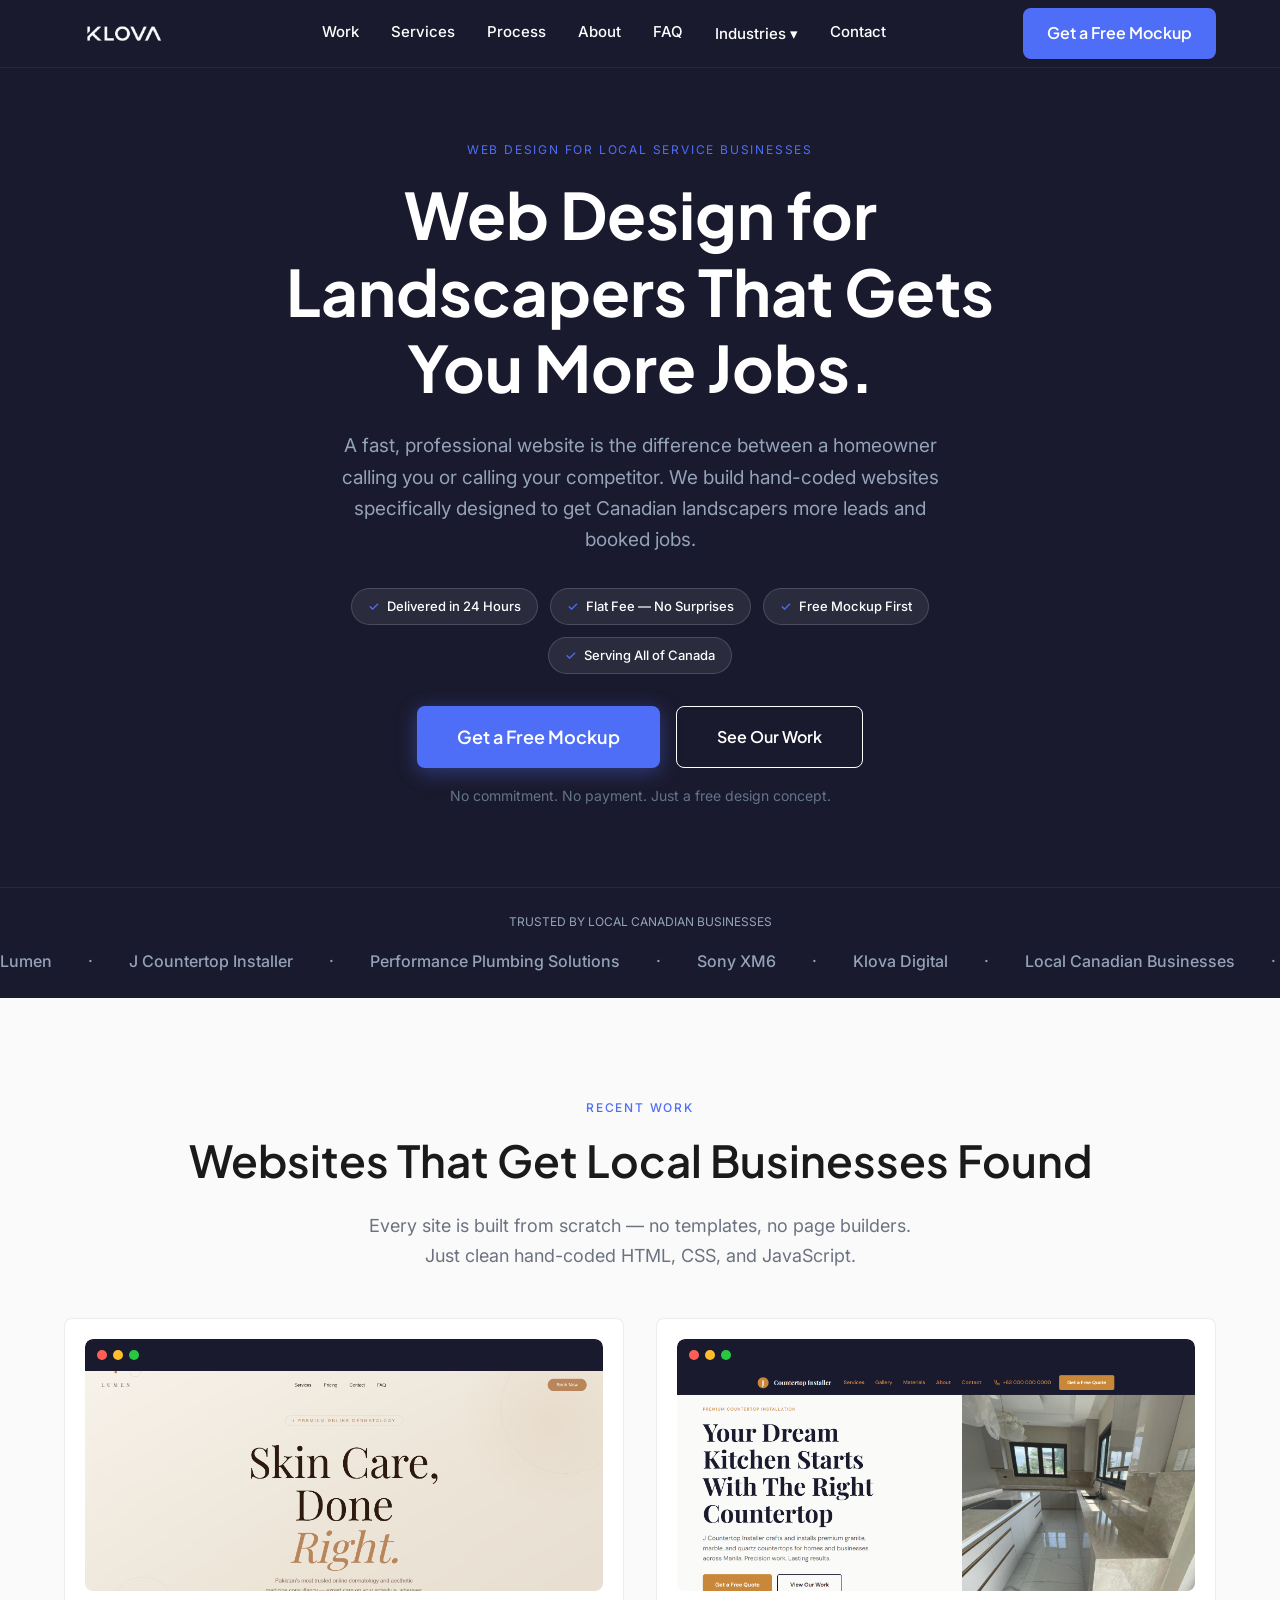
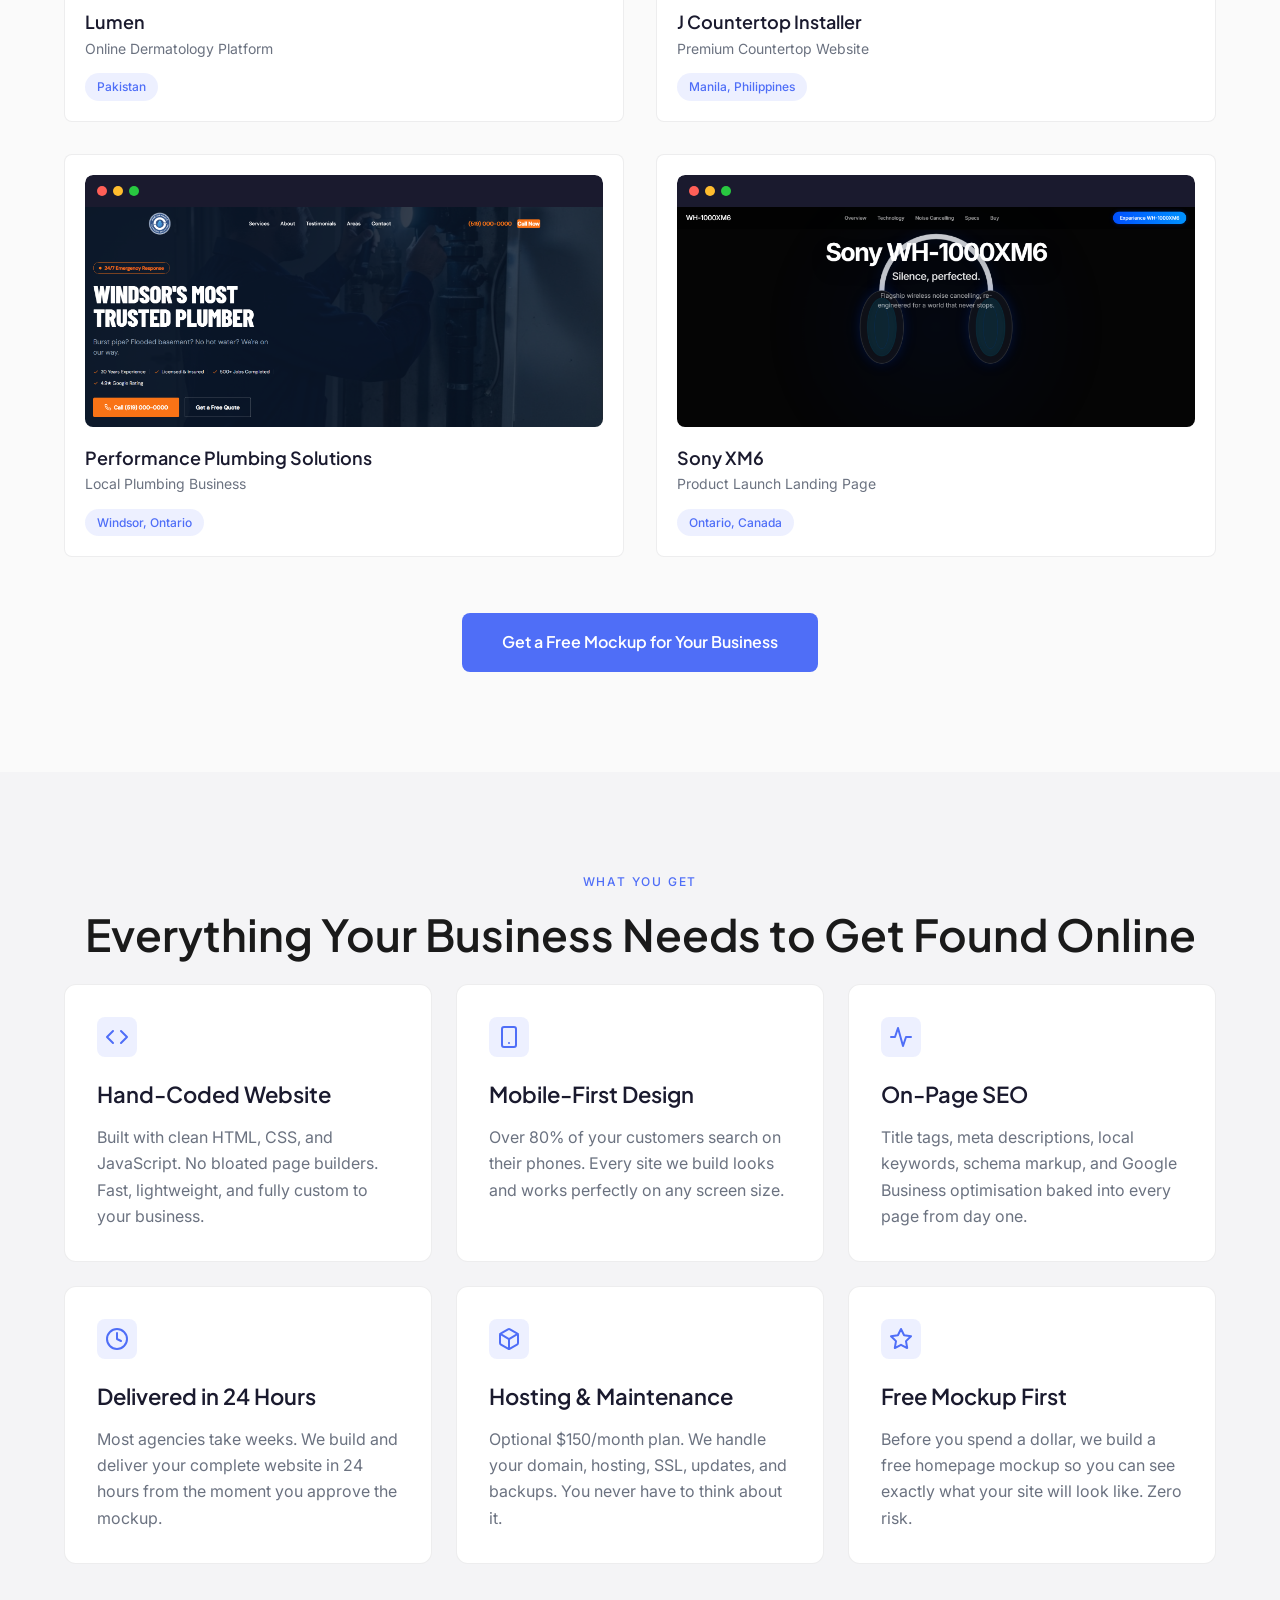
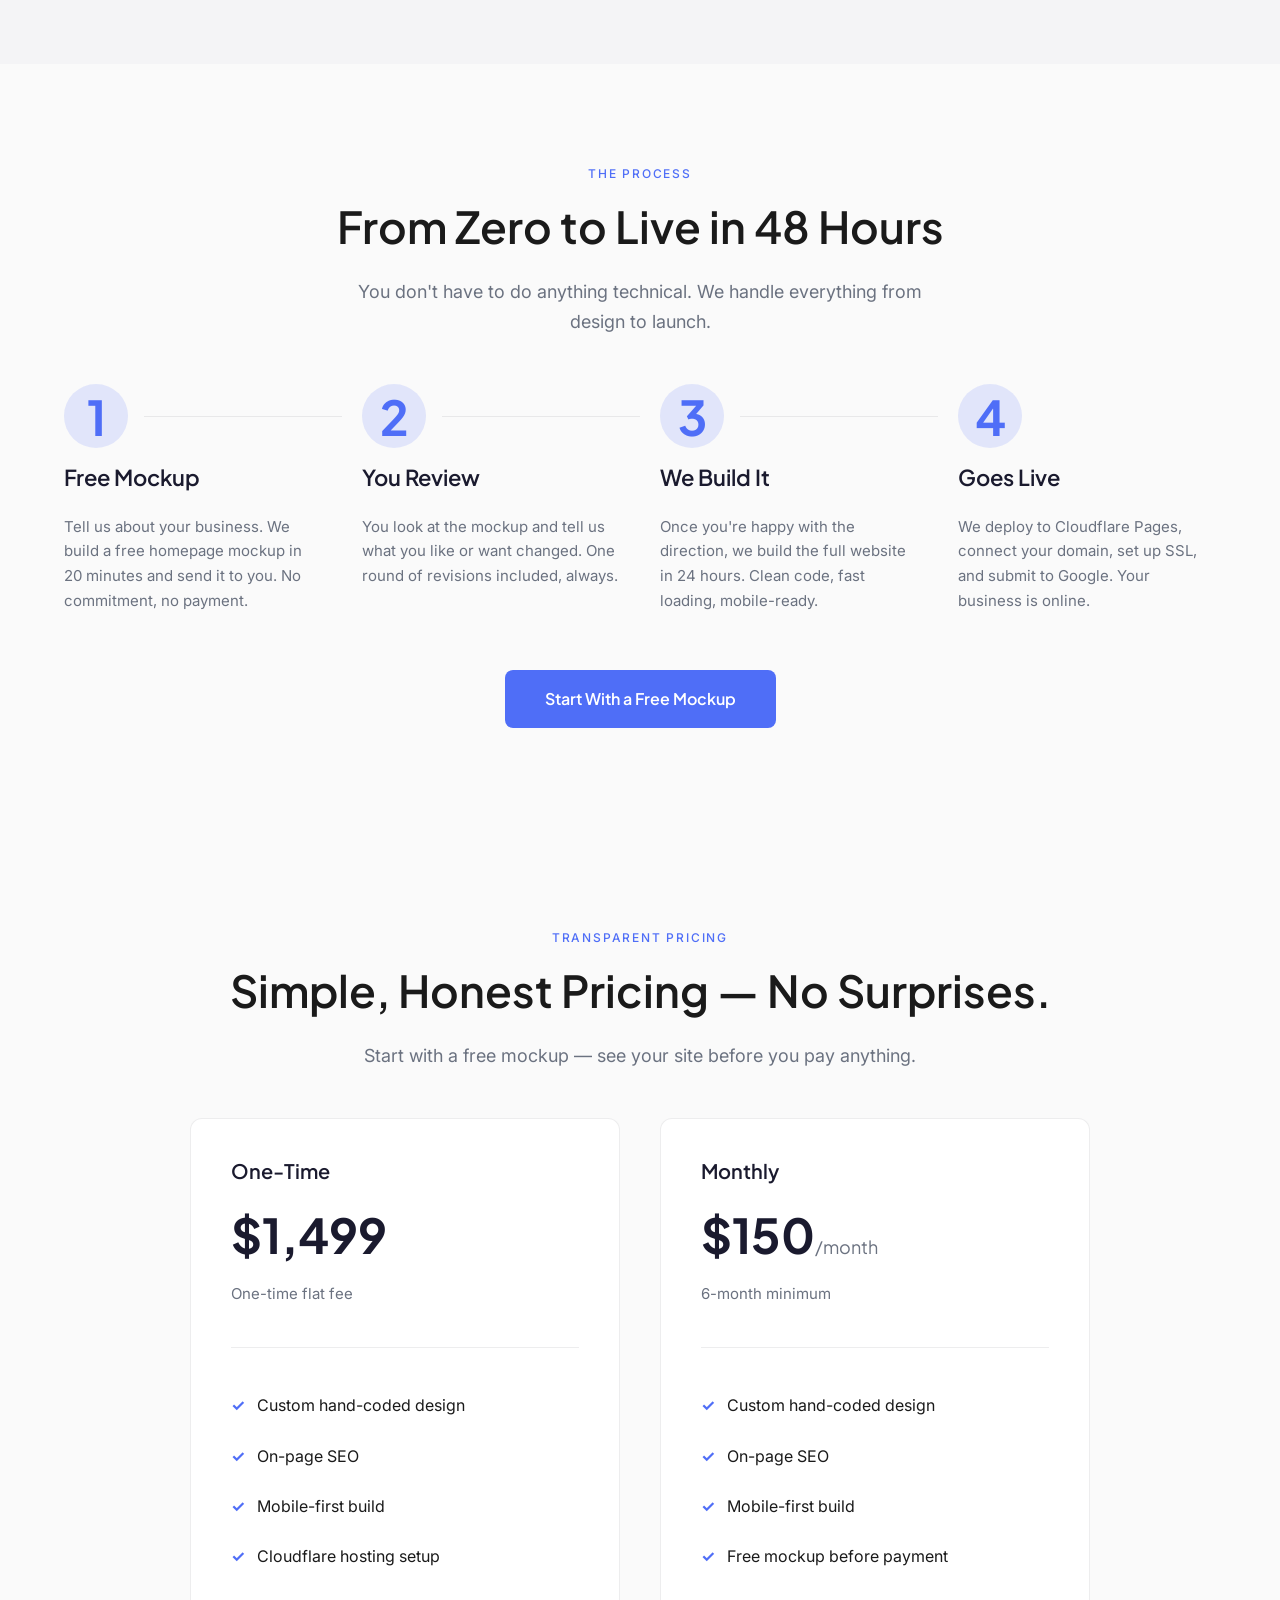
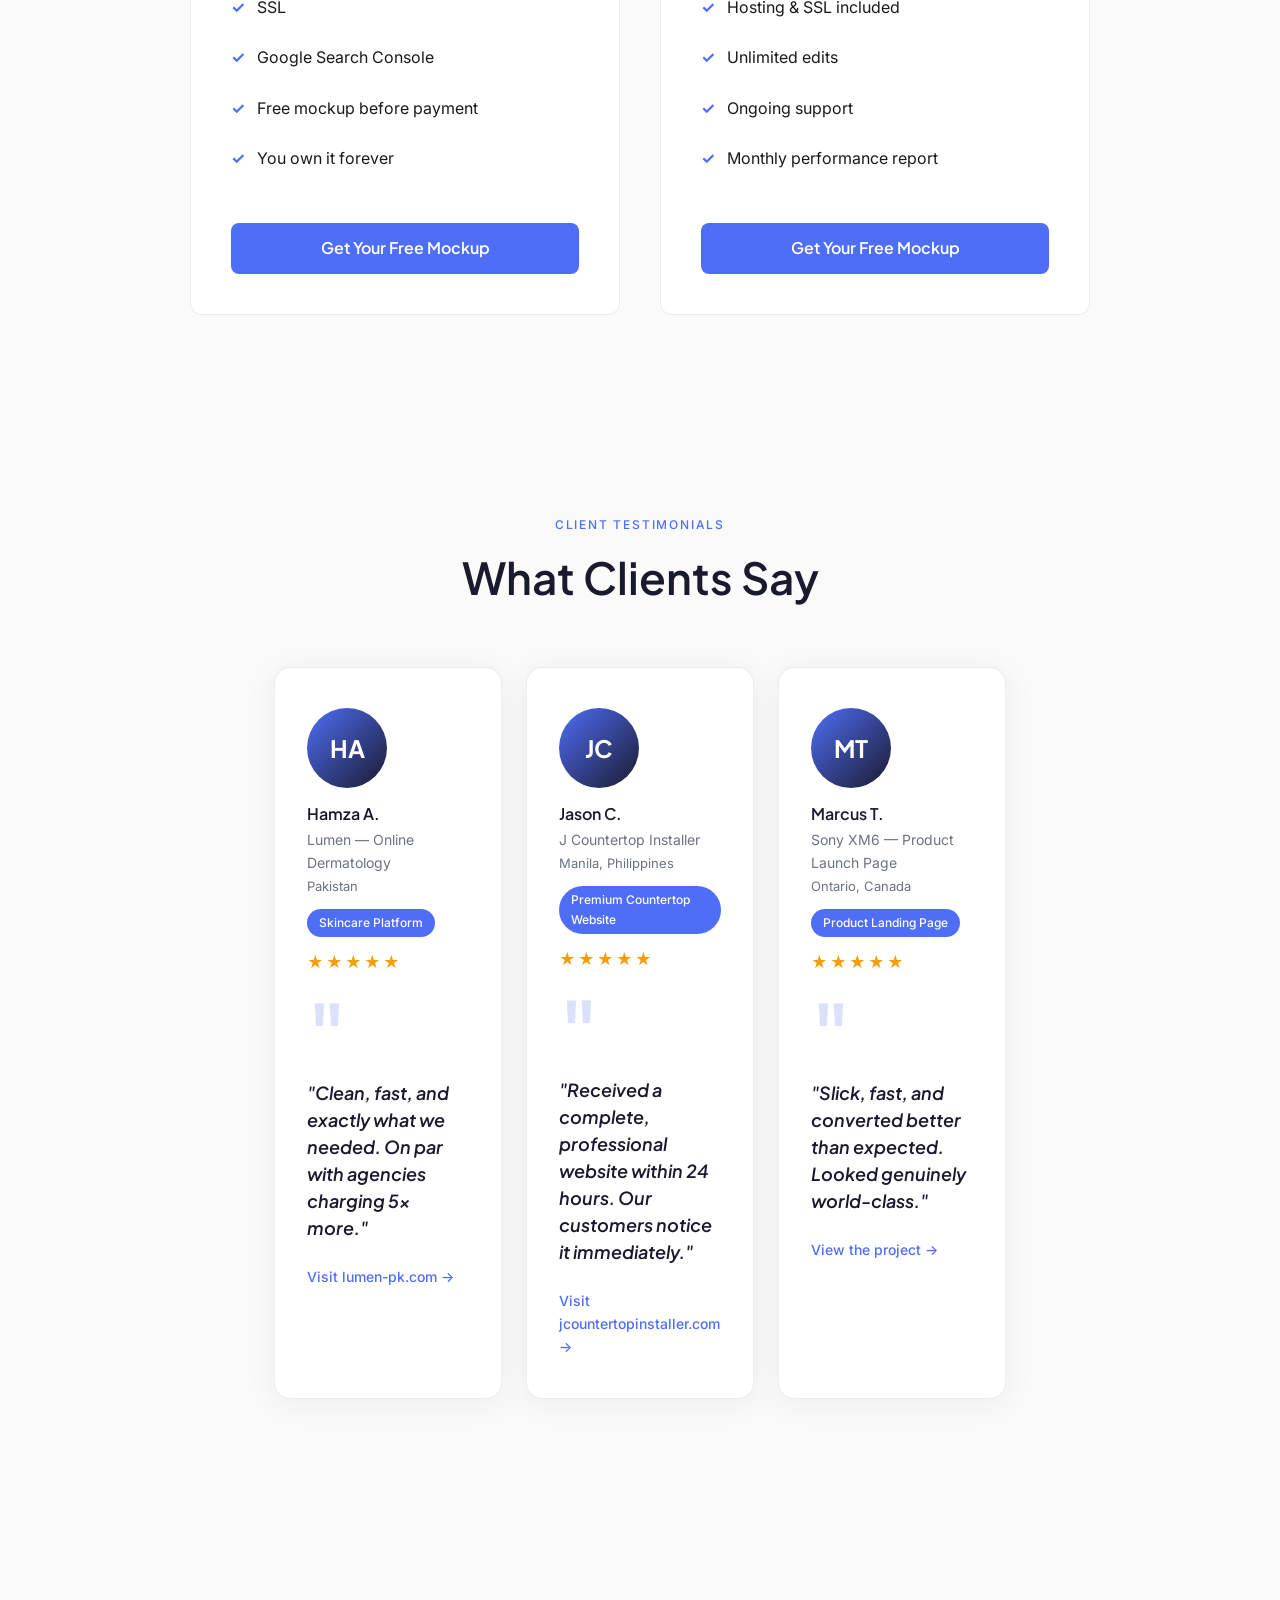
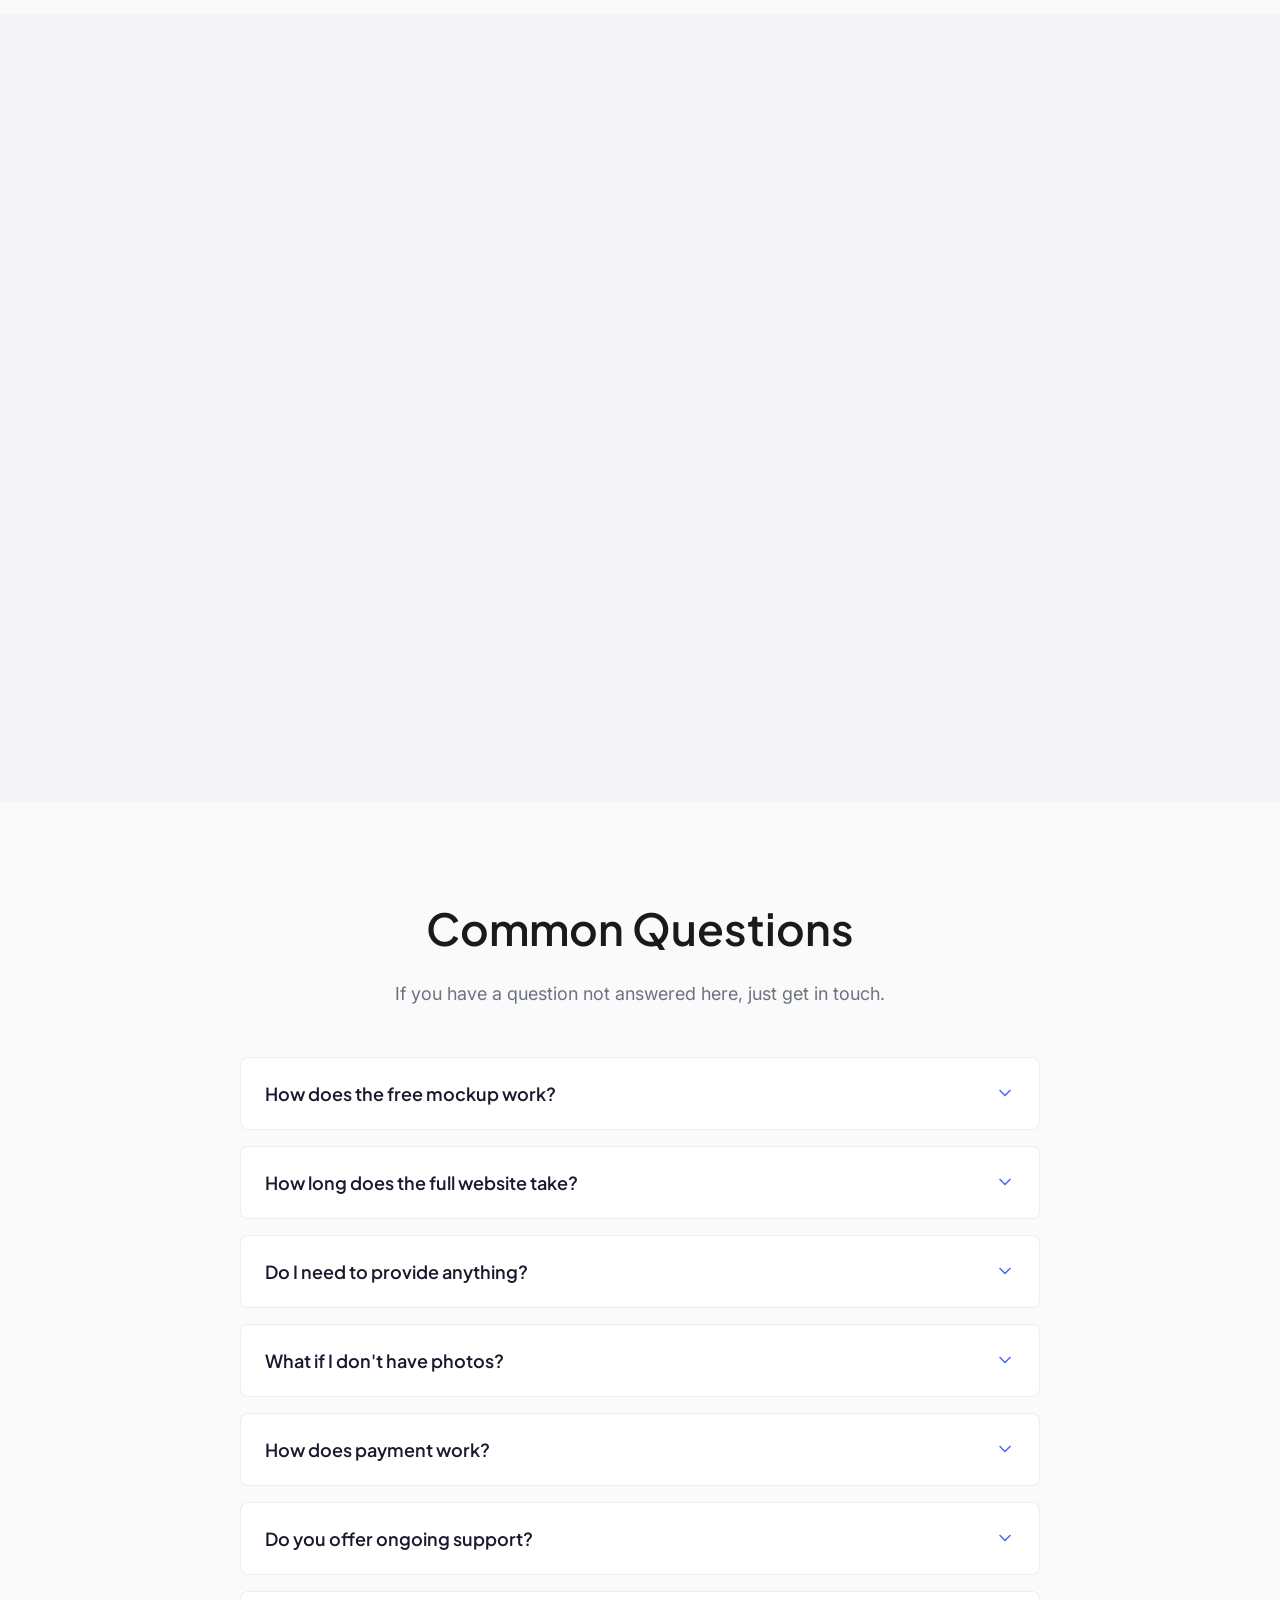
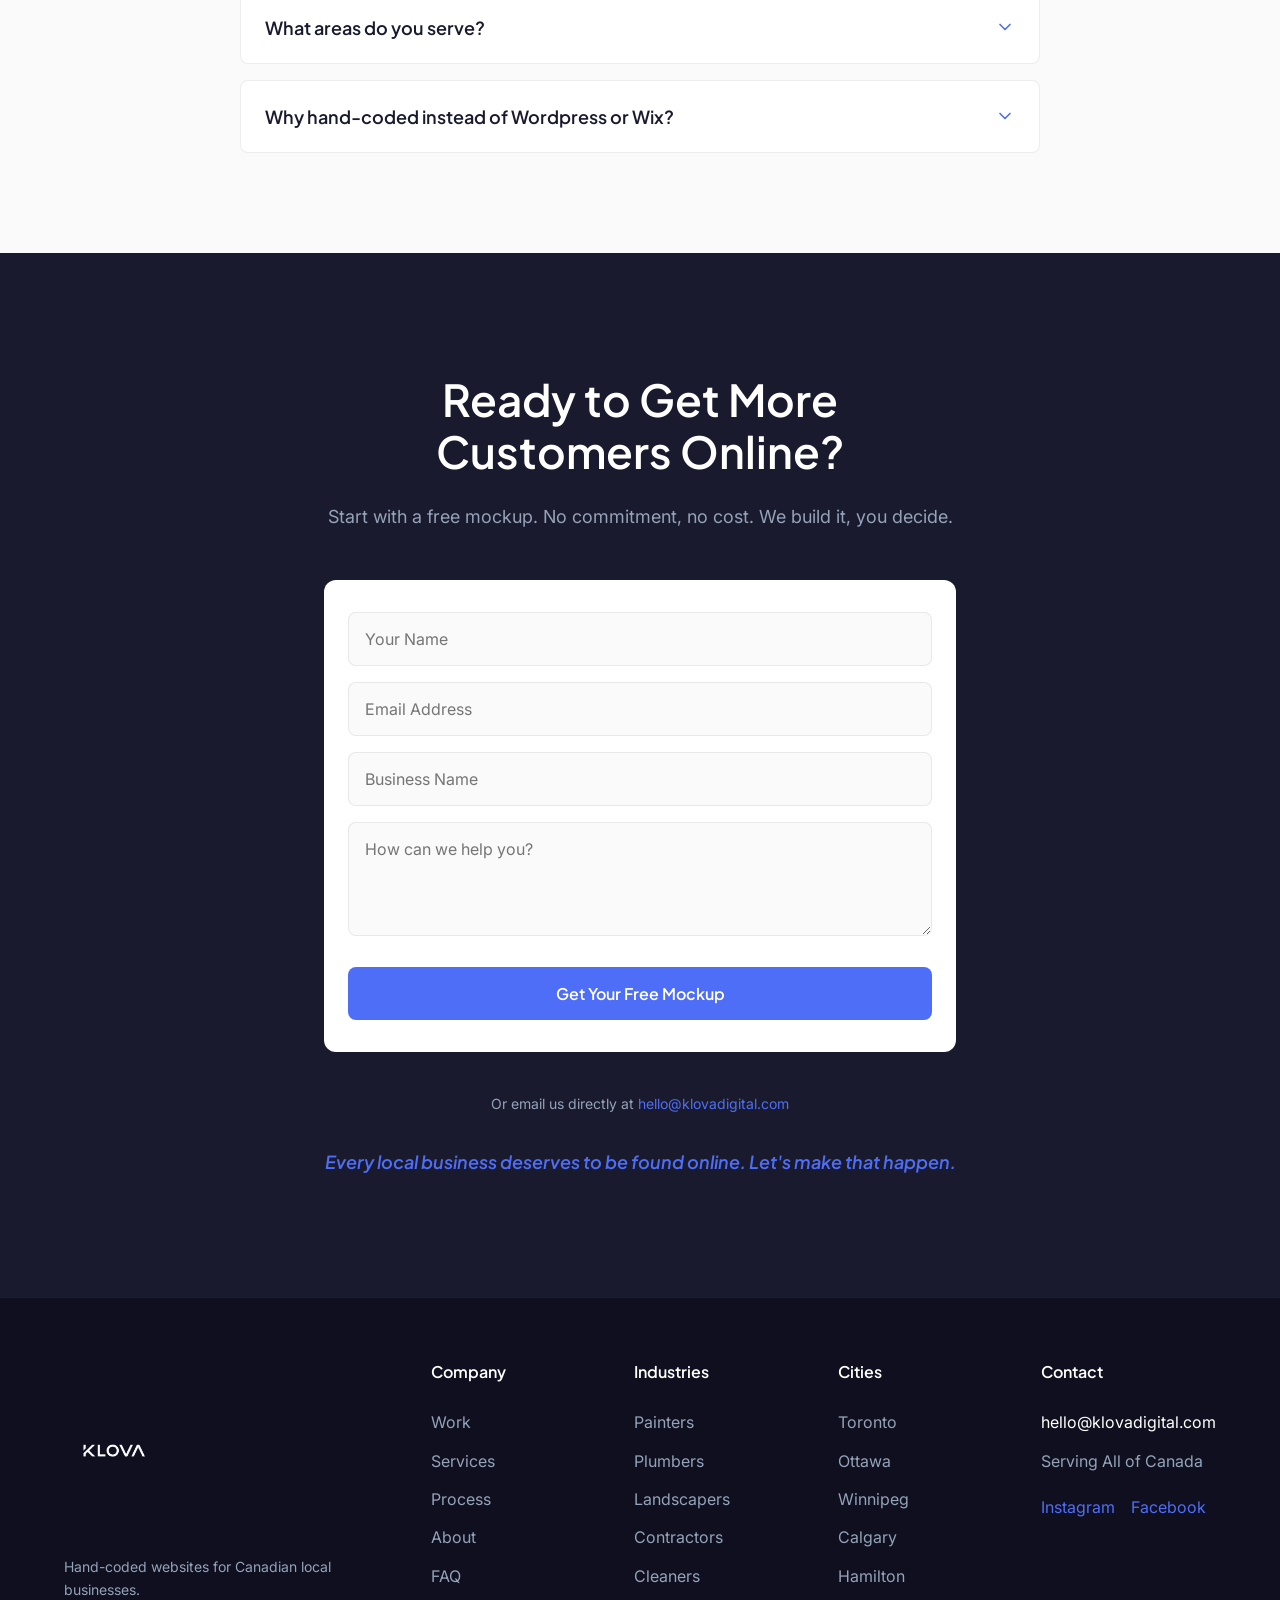
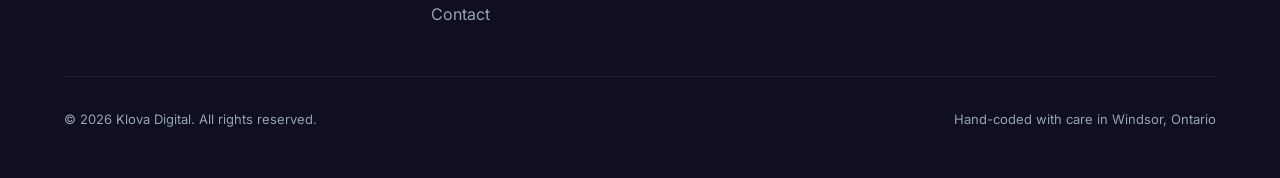
<file: web-design-for-landscapers.html>
<!DOCTYPE html>
<html lang="en-CA">

<head>
  <meta charset="UTF-8">
  <meta name="viewport" content="width=device-width, initial-scale=1.0">
  <title>Web Design for Landscapers Canada | Klova Digital</title>
  <meta name="description"
    content="Hand-coded websites for Canadian landscapers businesses. Fast, SEO-ready, delivered in 24hrs. Free mockup before any payment." />
  <meta name="keywords"
    content="web design Canada, website designer Canada, local business website Canada, affordable web design Canada, web design for contractors Canada, small business website Canada" />
  <link rel="canonical" href="https://www.klovadigital.com/" />
  <meta property="og:title" content="Web Design for Local Service Businesses Canada | Klova Digital" />
  <meta property="og:description"
    content="Fast, hand-coded websites for Canadian local businesses. Free mockup first. $1,499 flat fee." />
  <meta property="og:type" content="website" />
  <link rel="icon" type="image/png" href="images/favicon.png" />
  <link rel="apple-touch-icon" href="images/favicon.png" />

  <script type="application/ld+json">
  {
    "@context": "https://schema.org",
    "@type": "ProfessionalService",
    "name": "Klova Digital",
    "description": "Web design agency building fast, modern websites for local Ontario businesses.",
    "url": "https://www.klovadigital.com",
    "email": "hello@klovadigital.com",
    "address": {
      "@type": "PostalAddress",
      "addressLocality": "Windsor",
      "addressRegion": "ON",
      "addressCountry": "CA"
    },
    "areaServed": "Ontario, Canada",
    "priceRange": "$$"
  }
  </script>

  <link rel="preconnect" href="https://fonts.googleapis.com">
  <link rel="preconnect" href="https://fonts.gstatic.com" crossorigin>
  <link
    href="https://fonts.googleapis.com/css2?family=Inter:wght@400;500&family=Plus+Jakarta+Sans:ital,wght@0,600;0,700;1,600&display=swap"
    rel="stylesheet">

  <link rel="stylesheet" href="css/style.css">
  <script src="js/main.js" defer></script>
</head>

<body>

  <!-- SECTION 1: STICKY NAVIGATION -->
  <nav class="navbar" id="navbar">
    <div class="nav-container">
      <a href="#" class="nav-logo" aria-label="Klova Digital Home">
        <img src="images/klova-logo2.png" alt="Klova Digital Logo" width="120" height="auto">
      </a>
      <div class="nav-links">
        <a href="#work" class="nav-link">Work</a>
        <a href="#services" class="nav-link">Services</a>
        <a href="#process" class="nav-link">Process</a>
        <a href="#about" class="nav-link">About</a>
        <a href="#faq" class="nav-link">FAQ</a>
        <div class="nav-dropdown">
          <button class="nav-link dropdown-toggle" aria-expanded="false">Industries ▾</button>
          <div class="dropdown-menu">
            <a href="web-design-for-painters.html">Painters</a>
            <a href="web-design-for-plumbers.html">Plumbers</a>
            <a href="web-design-for-landscapers.html">Landscapers</a>
            <a href="web-design-for-contractors.html">Contractors</a>
            <a href="web-design-for-cleaners.html">Cleaners</a>
          </div>
        </div>
        <a href="#contact" class="nav-link">Contact</a>
      </div>
      <div class="nav-right">
        <a href="#contact" class="btn btn-primary nav-btn">Get a Free Mockup</a>
        <button class="mobile-menu-toggle" aria-label="Open menu">
          <span class="hamburger"></span>
        </button>
      </div>
    </div>
  </nav>

  <!-- Mobile Drawer -->
  <div class="mobile-drawer" id="mobileDrawer">
    <div class="mobile-links">
      <a href="#work" class="mobile-link">Work</a>
      <a href="#services" class="mobile-link">Services</a>
      <a href="#process" class="mobile-link">Process</a>
      <a href="#about" class="mobile-link">About</a>
      <a href="#faq" class="mobile-link">FAQ</a>
      <a href="#contact" class="mobile-link">Contact</a>
      <a href="#contact" class="btn btn-primary mobile-cta">Get a Free Mockup</a>
    </div>
  </div>

  <main>
    <!-- SECTION 2: HERO -->
    <section class="hero" id="home">
      <div class="container hero-container">
        <span class="small-label">WEB DESIGN FOR LOCAL SERVICE BUSINESSES</span>
        <h1 class="hero-title">Web Design for Landscapers That Gets You More Jobs.</h1>
        <p class="hero-subtitle">
          A fast, professional website is the difference between a homeowner calling you or calling your competitor. We build hand-coded websites specifically designed to get Canadian landscapers more leads and booked jobs.
        </p>

        <div class="trust-badges">
          <div class="badge">
            <span class="badge-icon">✓</span> Delivered in 24 Hours
          </div>
          <div class="badge">
            <span class="badge-icon">✓</span> Flat Fee — No Surprises
          </div>
          <div class="badge">
            <span class="badge-icon">✓</span> Free Mockup First
          </div>
          <div class="badge">
            <span class="badge-icon">✓</span> Serving All of Canada
          </div>
        </div>

        <div class="hero-buttons">
          <a href="#contact" class="btn btn-primary btn-large hero-cta-primary">Get a Free Mockup</a>
          <a href="#work" class="btn btn-outline btn-large">See Our Work</a>
        </div>
        <p class="hero-commitment">No commitment. No payment. Just a free design concept.</p>
      </div>

      <div class="client-strip">
        <p class="strip-label">TRUSTED BY LOCAL CANADIAN BUSINESSES</p>
        <div class="scroll-container">
          <div class="scroll-content">
            <!-- Duplicate for infinite scroll -->
            <span>Lumen</span> <span class="dot">·</span>
            <span>J Countertop Installer</span> <span class="dot">·</span>
            <span>Performance Plumbing Solutions</span> <span class="dot">·</span>
            <span>Sony XM6</span> <span class="dot">·</span>
            <span>Klova Digital</span> <span class="dot">·</span>
            <span>Local Canadian Businesses</span> <span class="dot">·</span>
            <span>Lumen</span> <span class="dot">·</span>
            <span>J Countertop Installer</span> <span class="dot">·</span>
            <span>Performance Plumbing Solutions</span> <span class="dot">·</span>
            <span>Sony XM6</span> <span class="dot">·</span>
            <span>Klova Digital</span> <span class="dot">·</span>
            <span>Local Canadian Businesses</span>
          </div>
        </div>
      </div>
    </section>

    <!-- SECTION 3: WORK / PORTFOLIO -->
    <section class="work section-padding" id="work">
      <div class="container">
        <div class="section-header center reveal">
          <span class="section-label">RECENT WORK</span>
          <h2>Websites That Get Local Businesses Found</h2>
          <p class="section-subtext">Every site is built from scratch — no templates, no page builders. Just clean
            hand-coded HTML, CSS, and JavaScript.</p>
        </div>

        <div class="work-grid">
          <a href="https://www.lumen-pk.com" target="_blank" rel="noopener noreferrer" class="work-card reveal">
            <div class="browser-frame">
              <div class="browser-dots">
                <span class="dot red"></span>
                <span class="dot yellow"></span>
                <span class="dot green"></span>
              </div>
              <img src="./images/lumen-preview.PNG" alt="Lumen Website Preview" width="800" height="450" loading="lazy"
                class="work-preview-img">
            </div>
            <div class="work-info">
              <h3 class="work-title">Lumen</h3>
              <p class="work-type">Online Dermatology Platform</p>
              <span class="location-tag">Pakistan</span>
            </div>
            <div class="visit-site-badge">Visit Site →</div>
          </a>

          <a href="https://pxxrth.github.io/J-countertop/" target="_blank" rel="noopener noreferrer"
            class="work-card reveal">
            <div class="browser-frame">
              <div class="browser-dots">
                <span class="dot red"></span>
                <span class="dot yellow"></span>
                <span class="dot green"></span>
              </div>
              <img src="./images/JCT-preview.PNG" alt="J Countertop Installer Website Preview" width="800" height="450"
                loading="lazy" class="work-preview-img">
            </div>
            <div class="work-info">
              <h3 class="work-title">J Countertop Installer</h3>
              <p class="work-type">Premium Countertop Website</p>
              <span class="location-tag">Manila, Philippines</span>
            </div>
            <div class="visit-site-badge">Visit Site →</div>
          </a>

          <a href="https://www.performanceplumbingsolutions.com" target="_blank" rel="noopener noreferrer"
            class="work-card reveal">
            <div class="browser-frame">
              <div class="browser-dots">
                <span class="dot red"></span>
                <span class="dot yellow"></span>
                <span class="dot green"></span>
              </div>
              <img src="./images/pps-preview.PNG" alt="Performance Plumbing Solutions Website Preview" width="800"
                height="450" loading="lazy" class="work-preview-img">
            </div>
            <div class="work-info">
              <h3 class="work-title">Performance Plumbing Solutions</h3>
              <p class="work-type">Local Plumbing Business</p>
              <span class="location-tag">Windsor, Ontario</span>
            </div>
            <div class="visit-site-badge">Visit Site →</div>
          </a>

          <a href="#" target="_blank" rel="noopener noreferrer" class="work-card reveal">
            <div class="browser-frame">
              <div class="browser-dots">
                <span class="dot red"></span>
                <span class="dot yellow"></span>
                <span class="dot green"></span>
              </div>
              <img src="./images/sony-preview.PNG" alt="Sony XM6 Website Preview" width="800" height="450" loading="lazy"
                class="work-preview-img">
            </div>
            <div class="work-info">
              <h3 class="work-title">Sony XM6</h3>
              <p class="work-type">Product Launch Landing Page</p>
              <span class="location-tag">Ontario, Canada</span>
            </div>
            <div class="visit-site-badge">Visit Site →</div>
          </a>
        </div>

        <div class="center-cta reveal">
          <a href="#contact" class="btn btn-primary btn-large">Get a Free Mockup for Your Business</a>
        </div>
      </div>
    </section>

    <!-- SECTION 4: SERVICES -->
    <section class="services section-padding" id="services">
      <div class="container">
        <div class="section-header center reveal">
          <span class="section-label">WHAT YOU GET</span>
          <h2>Everything Your Business Needs to Get Found Online</h2>
        </div>

        <div class="service-grid">
          <div class="service-card reveal">
            <div class="service-icon">
              <svg width="24" height="24" viewBox="0 0 24 24" fill="none" stroke="#4F6EF7" stroke-width="2"
                stroke-linecap="round" stroke-linejoin="round">
                <path d="M16 18l6-6-6-6M8 6l-6 6 6 6" />
              </svg>
            </div>
            <h3>Hand-Coded Website</h3>
            <p>Built with clean HTML, CSS, and JavaScript. No bloated page builders. Fast, lightweight, and fully custom
              to your business.</p>
          </div>

          <div class="service-card reveal">
            <div class="service-icon">
              <svg width="24" height="24" viewBox="0 0 24 24" fill="none" stroke="#4F6EF7" stroke-width="2"
                stroke-linecap="round" stroke-linejoin="round">
                <rect x="5" y="2" width="14" height="20" rx="2" ry="2" />
                <line x1="12" y1="18" x2="12.01" y2="18" />
              </svg>
            </div>
            <h3>Mobile-First Design</h3>
            <p>Over 80% of your customers search on their phones. Every site we build looks and works perfectly on any
              screen size.</p>
          </div>

          <div class="service-card reveal">
            <div class="service-icon">
              <svg width="24" height="24" viewBox="0 0 24 24" fill="none" stroke="#4F6EF7" stroke-width="2"
                stroke-linecap="round" stroke-linejoin="round">
                <path d="M2 12h4l3-9 5 18 3-9h5" />
              </svg>
            </div>
            <h3>On-Page SEO</h3>
            <p>Title tags, meta descriptions, local keywords, schema markup, and Google Business optimisation baked into
              every page from day one.</p>
          </div>

          <div class="service-card reveal">
            <div class="service-icon">
              <svg width="24" height="24" viewBox="0 0 24 24" fill="none" stroke="#4F6EF7" stroke-width="2"
                stroke-linecap="round" stroke-linejoin="round">
                <circle cx="12" cy="12" r="10" />
                <polyline points="12 6 12 12 16 14" />
              </svg>
            </div>
            <h3>Delivered in 24 Hours</h3>
            <p>Most agencies take weeks. We build and deliver your complete website in 24 hours from the moment you
              approve the mockup.</p>
          </div>

          <div class="service-card reveal">
            <div class="service-icon">
              <svg width="24" height="24" viewBox="0 0 24 24" fill="none" stroke="#4F6EF7" stroke-width="2"
                stroke-linecap="round" stroke-linejoin="round">
                <path
                  d="M21 16V8a2 2 0 0 0-1-1.73l-7-4a2 2 0 0 0-2 0l-7 4A2 2 0 0 0 3 8v8a2 2 0 0 0 1 1.73l7 4a2 2 0 0 0 2 0l7-4A2 2 0 0 0 21 16z" />
                <polyline points="3.27 6.96 12 12.01 20.73 6.96" />
                <line x1="12" y1="22.08" x2="12" y2="12" />
              </svg>
            </div>
            <h3>Hosting & Maintenance</h3>
            <p>Optional $150/month plan. We handle your domain, hosting, SSL, updates, and backups. You never have to
              think about it.</p>
          </div>

          <div class="service-card reveal">
            <div class="service-icon">
              <svg width="24" height="24" viewBox="0 0 24 24" fill="none" stroke="#4F6EF7" stroke-width="2"
                stroke-linecap="round" stroke-linejoin="round">
                <polygon
                  points="12 2 15.09 8.26 22 9.27 17 14.14 18.18 21.02 12 17.77 5.82 21.02 7 14.14 2 9.27 8.91 8.26 12 2" />
              </svg>
            </div>
            <h3>Free Mockup First</h3>
            <p>Before you spend a dollar, we build a free homepage mockup so you can see exactly what your site will look
              like. Zero risk.</p>
          </div>
        </div>
      </div>
    </section>

    <!-- SECTION 5: THE PROCESS -->
    <section class="process section-padding" id="process">
      <div class="container">
        <div class="section-header center reveal">
          <span class="section-label">THE PROCESS</span>
          <h2>From Zero to Live in 48 Hours</h2>
          <p class="section-subtext">You don't have to do anything technical. We handle everything from design to launch.
          </p>
        </div>

        <div class="timeline reveal">
          <div class="timeline-step">
            <div class="step-number">1</div>
            <h3>Free Mockup</h3>
            <p>Tell us about your business. We build a free homepage mockup in 20 minutes and send it to you. No
              commitment, no payment.</p>
          </div>
          <div class="timeline-step">
            <div class="step-number">2</div>
            <h3>You Review</h3>
            <p>You look at the mockup and tell us what you like or want changed. One round of revisions included,
              always.</p>
          </div>
          <div class="timeline-step">
            <div class="step-number">3</div>
            <h3>We Build It</h3>
            <p>Once you're happy with the direction, we build the full website in 24 hours. Clean code, fast loading,
              mobile-ready.</p>
          </div>
          <div class="timeline-step">
            <div class="step-number">4</div>
            <h3>Goes Live</h3>
            <p>We deploy to Cloudflare Pages, connect your domain, set up SSL, and submit to Google. Your business is
              online.</p>
          </div>
        </div>

        <div class="center-cta reveal">
          <a href="#contact" class="btn btn-primary btn-large">Start With a Free Mockup</a>
        </div>
      </div>
    </section>

    <!-- SECTION 6: PRICING -->
    <section class="pricing section-padding" id="pricing">
      <div class="container reveal">
        <div class="section-header center">
          <span class="section-label">TRANSPARENT PRICING</span>
          <h2>Simple, Honest Pricing — No Surprises.</h2>
          <p class="section-subtext">Start with a free mockup — see your site before you pay anything.</p>
        </div>

        <div class="pricing-grid">
          <!-- LEFT CARD -->
          <div class="pricing-card">
            <div class="pricing-header">
              <h3>One-Time</h3>
              <div class="price">$1,499</div>
              <p class="pricing-subtext">One-time flat fee</p>
            </div>
            <ul class="pricing-features">
              <li>Custom hand-coded design</li>
              <li>On-page SEO</li>
              <li>Mobile-first build</li>
              <li>Cloudflare hosting setup</li>
              <li>SSL</li>
              <li>Google Search Console</li>
              <li>Free mockup before payment</li>
              <li>You own it forever</li>
            </ul>
            <a href="#contact" class="btn btn-primary pricing-btn">Get Your Free Mockup</a>
          </div>

          <!-- RIGHT CARD -->
          <div class="pricing-card">
            <div class="pricing-header">
              <h3>Monthly</h3>
              <div class="price">$150<span>/month</span></div>
              <p class="pricing-subtext">6-month minimum</p>
            </div>
            <ul class="pricing-features">
              <li>Custom hand-coded design</li>
              <li>On-page SEO</li>
              <li>Mobile-first build</li>
              <li>Free mockup before payment</li>
              <li>Hosting & SSL included</li>
              <li>Unlimited edits</li>
              <li>Ongoing support</li>
              <li>Monthly performance report</li>
            </ul>
            <a href="#contact" class="btn btn-primary pricing-btn">Get Your Free Mockup</a>
          </div>
        </div>
      </div>
    </section>

    <!-- SECTION 7: TESTIMONIALS -->
    <section class="reviews section-padding" id="reviews">
      <div class="container reviews-container">
        <div class="section-header center reveal">
          <span class="section-label">CLIENT TESTIMONIALS</span>
          <h2 class="reviews-heading">What Clients Say</h2>
        </div>

        <div class="testimonial-list reveal">
          <!-- CARD 1 -->
          <div class="testimonial-card">
            <div class="testimonial-left">
              <div class="client-photo placeholder-photo">
                <span class="initials">HA</span>
              </div>
              <h4 class="client-name">Hamza A.</h4>
              <p class="client-business">Lumen — Online Dermatology</p>
              <p class="client-location">Pakistan</p>
              <span class="project-tag">Skincare Platform</span>
              <div class="stars">★★★★★</div>
            </div>
            <div class="testimonial-right">
              <div class="large-quote-mark">"</div>
              <p class="pull-quote">"Clean, fast, and exactly what we needed. On par with agencies charging 5x more."
              </p>
              <a href="https://www.lumen-pk.com" class="read-story-link" target="_blank" rel="noopener">Visit
                lumen-pk.com →</a>
            </div>
          </div>

          <!-- CARD 2 -->
          <div class="testimonial-card">
            <div class="testimonial-left">
              <div class="client-photo placeholder-photo">
                <span class="initials">JC</span>
              </div>
              <h4 class="client-name">Jason C.</h4>
              <p class="client-business">J Countertop Installer</p>
              <p class="client-location">Manila, Philippines</p>
              <span class="project-tag">Premium Countertop Website</span>
              <div class="stars">★★★★★</div>
            </div>
            <div class="testimonial-right">
              <div class="large-quote-mark">"</div>
              <p class="pull-quote">"Received a complete, professional website within 24 hours. Our customers notice it
                immediately."</p>
              <a href="https://pxxrth.github.io/J-countertop/" class="read-story-link" target="_blank"
                rel="noopener">Visit jcountertopinstaller.com →</a>
            </div>
          </div>

          <!-- CARD 3 -->
          <div class="testimonial-card">
            <div class="testimonial-left">
              <div class="client-photo placeholder-photo">
                <span class="initials">MT</span>
              </div>
              <h4 class="client-name">Marcus T.</h4>
              <p class="client-business">Sony XM6 — Product Launch Page</p>
              <p class="client-location">Ontario, Canada</p>
              <span class="project-tag">Product Landing Page</span>
              <div class="stars">★★★★★</div>
            </div>
            <div class="testimonial-right">
              <div class="large-quote-mark">"</div>
              <p class="pull-quote">"Slick, fast, and converted better than expected. Looked genuinely world-class."</p>
              <a href="#work" class="read-story-link">View the project →</a>
            </div>
          </div>
        </div>

        <div class="center-cta reveal">
          <a href="#contact" class="btn btn-primary btn-large">Start Your Project Today</a>
        </div>
      </div>
    </section>

    <!-- SECTION 8: ABOUT -->
    <section class="about section-padding" id="about">
      <div class="container about-container reveal">
        <div class="about-content full-width">
          <span class="section-label">ABOUT</span>
          <h2>Built by a Team Who Actually Cares About Your Results.</h2>
          <div class="about-text">
            <p>Klova Digital was built with one belief: every local business deserves a website that actually works — one that loads fast, looks professional, and gets found on Google.</p>
            <p>Too many trades businesses — painters, plumbers, landscapers, contractors — are stuck with slow, outdated sites built by agencies who charged too much, took too long, and then disappeared. Klova Digital exists to fix that.</p>
            <p>Every website is hand-coded from scratch. No WordPress. No page builders. No bloated templates. Just clean, fast HTML and CSS that Google loves and customers trust.</p>
            <p>Clients get direct access — not a support ticket, not an account manager. Direct communication, start to finish.</p>
          </div>
          <div class="about-trust">
            <span>Serving all of Canada</span>
            <span class="divider">|</span>
            <span>Hand-coded only</span>
            <span class="divider">|</span>
            <span>Direct communication</span>
            <span class="divider">|</span>
            <span>24hr delivery</span>
          </div>
          <a href="#contact" class="btn btn-primary">Start Your Project</a>
        </div>
      </div>
    </section>

    <!-- SECTION 9: FAQ -->
    <section class="faq section-padding" id="faq">
      <div class="container faq-container">
        <div class="section-header center reveal">
          <h2>Common Questions</h2>
          <p class="section-subtext">If you have a question not answered here, just get in touch.</p>
        </div>

        <div class="accordion reveal">
          <div class="accordion-item">
            <button class="accordion-header" aria-expanded="false">
              How does the free mockup work?
              <span class="accordion-icon"><svg width="20" height="20" viewBox="0 0 24 24" fill="none"
                  stroke="currentColor" stroke-width="2" stroke-linecap="round" stroke-linejoin="round">
                  <polyline points="6 9 12 15 18 9"></polyline>
                </svg></span>
            </button>
            <div class="accordion-content">
              <p>You tell us about your business and we build a homepage concept in about 20 minutes and send it to you.
                No payment, no commitment. You only move forward if you love it.</p>
            </div>
          </div>

          <div class="accordion-item">
            <button class="accordion-header" aria-expanded="false">
              How long does the full website take?
              <span class="accordion-icon"><svg width="20" height="20" viewBox="0 0 24 24" fill="none"
                  stroke="currentColor" stroke-width="2" stroke-linecap="round" stroke-linejoin="round">
                  <polyline points="6 9 12 15 18 9"></polyline>
                </svg></span>
            </button>
            <div class="accordion-content">
              <p>Once you approve the mockup and pay the deposit, the full website is delivered within 24 hours. Most
                clients are live within 48 hours of first contact.</p>
            </div>
          </div>

          <div class="accordion-item">
            <button class="accordion-header" aria-expanded="false">
              Do I need to provide anything?
              <span class="accordion-icon"><svg width="20" height="20" viewBox="0 0 24 24" fill="none"
                  stroke="currentColor" stroke-width="2" stroke-linecap="round" stroke-linejoin="round">
                  <polyline points="6 9 12 15 18 9"></polyline>
                </svg></span>
            </button>
            <div class="accordion-content">
              <p>Just some basic info about your business — what you do, your phone number, any photos you have. We
                handle everything else including copy, SEO, and deployment.</p>
            </div>
          </div>

          <div class="accordion-item">
            <button class="accordion-header" aria-expanded="false">
              What if I don't have photos?
              <span class="accordion-icon"><svg width="20" height="20" viewBox="0 0 24 24" fill="none"
                  stroke="currentColor" stroke-width="2" stroke-linecap="round" stroke-linejoin="round">
                  <polyline points="6 9 12 15 18 9"></polyline>
                </svg></span>
            </button>
            <div class="accordion-content">
              <p>No problem. We can source appropriate images for your industry. Real photos of your work always look
                better if you have them though.</p>
            </div>
          </div>

          <div class="accordion-item">
            <button class="accordion-header" aria-expanded="false">
              How does payment work?
              <span class="accordion-icon"><svg width="20" height="20" viewBox="0 0 24 24" fill="none"
                  stroke="currentColor" stroke-width="2" stroke-linecap="round" stroke-linejoin="round">
                  <polyline points="6 9 12 15 18 9"></polyline>
                </svg></span>
            </button>
            <div class="accordion-content">
              <p>$250 deposit via e-transfer to confirm the project, and $1,249 on delivery once you approve the final
                site. No payment before you see and approve the work.</p>
            </div>
          </div>

          <div class="accordion-item">
            <button class="accordion-header" aria-expanded="false">
              Do you offer ongoing support?
              <span class="accordion-icon"><svg width="20" height="20" viewBox="0 0 24 24" fill="none"
                  stroke="currentColor" stroke-width="2" stroke-linecap="round" stroke-linejoin="round">
                  <polyline points="6 9 12 15 18 9"></polyline>
                </svg></span>
            </button>
            <div class="accordion-content">
              <p>Yes — the optional $150/month plan includes domain management, hosting, SSL, security, and small
                updates. Cancel any time.</p>
            </div>
          </div>

          <div class="accordion-item">
            <button class="accordion-header" aria-expanded="false">
              What areas do you serve?
              <span class="accordion-icon"><svg width="20" height="20" viewBox="0 0 24 24" fill="none"
                  stroke="currentColor" stroke-width="2" stroke-linecap="round" stroke-linejoin="round">
                  <polyline points="6 9 12 15 18 9"></polyline>
                </svg></span>
            </button>
            <div class="accordion-content">
              <p>We work with businesses across all of Canada — Toronto, Ottawa,
                Winnipeg, Calgary, Edmonton, Vancouver, Windsor, and everywhere in between. All work is done remotely.</p>
            </div>
          </div>

          <div class="accordion-item">
            <button class="accordion-header" aria-expanded="false">
              Why hand-coded instead of Wordpress or Wix?
              <span class="accordion-icon"><svg width="20" height="20" viewBox="0 0 24 24" fill="none"
                  stroke="currentColor" stroke-width="2" stroke-linecap="round" stroke-linejoin="round">
                  <polyline points="6 9 12 15 18 9"></polyline>
                </svg></span>
            </button>
            <div class="accordion-content">
              <p>Hand-coded sites load faster, rank better on Google, have zero plugin vulnerabilities, and never go
                down due to platform updates. It's simply a better product.</p>
            </div>
          </div>
        </div>
      </div>
    </section>

    <!-- SECTION 10: FINAL CTA & CONTACT -->
    <section class="final-cta section-padding" id="contact">
      <div class="container final-cta-container reveal">
        <h2>Ready to Get More Customers Online?</h2>
        <p class="final-subtext">Start with a free mockup. No commitment, no cost. We build it, you decide.</p>

        <div class="contact-form-wrapper">
          <form id="contactForm" class="contact-form" onsubmit="handleFormSubmit(event)">
            <div class="form-group">
              <label for="name" class="sr-only">Name</label>
              <input type="text" id="name" name="name" placeholder="Your Name" required>
            </div>
            <div class="form-group">
              <label for="email" class="sr-only">Email</label>
              <input type="email" id="email" name="email" placeholder="Email Address" required>
            </div>
            <div class="form-group">
              <label for="business" class="sr-only">Business Name</label>
              <input type="text" id="business" name="business" placeholder="Business Name" required>
            </div>
            <div class="form-group">
              <label for="message" class="sr-only">Message</label>
              <textarea id="message" name="message" placeholder="How can we help you?" rows="4" required></textarea>
            </div>
            <button type="submit" class="btn btn-primary btn-large form-submit">Get Your Free Mockup</button>
          </form>

          <div id="formSuccess" class="form-success hidden">
            <div class="success-icon">✓</div>
            <h3>Message Sent!</h3>
            <p>Thanks for reaching out. We'll get back to you with your free mockup shortly.</p>
          </div>
        </div>

        <p class="email-direct">Or email us directly at <a
            href="mailto:hello@klovadigital.com">hello@klovadigital.com</a></p>
        <p class="peak-end">Every local business deserves to be found online. Let's make that happen.</p>
      </div>
    </section>
  </main>

  <!-- SECTION 11: FOOTER -->
  <footer class="site-footer">
    <div class="container">
      <div class="footer-grid">
        <div class="footer-brand">
          <img src="images/klova-logo2.png" alt="Klova Digital Logo" width="100" height="auto" loading="lazy">
          <p>Hand-coded websites for Canadian local businesses.</p>
        </div>

        <div class="footer-links">
          <h4 class="footer-heading">Company</h4>
          <a href="#work">Work</a>
          <a href="#services">Services</a>
          <a href="#process">Process</a>
          <a href="#about">About</a>
          <a href="#faq">FAQ</a>
          <a href="#contact">Contact</a>
        </div>
        
        <div class="footer-links">
          <h4 class="footer-heading">Industries</h4>
          <a href="web-design-for-painters.html">Painters</a>
          <a href="web-design-for-plumbers.html">Plumbers</a>
          <a href="web-design-for-landscapers.html">Landscapers</a>
          <a href="web-design-for-contractors.html">Contractors</a>
          <a href="web-design-for-cleaners.html">Cleaners</a>
        </div>

        <div class="footer-links">
          <h4 class="footer-heading">Cities</h4>
          <a href="web-design-toronto.html">Toronto</a>
          <a href="web-design-ottawa.html">Ottawa</a>
          <a href="web-design-winnipeg.html">Winnipeg</a>
          <a href="web-design-calgary.html">Calgary</a>
          <a href="web-design-hamilton.html">Hamilton</a>
        </div>

        <div class="footer-contact">
          <h4 class="footer-heading">Contact</h4>
          <a href="mailto:hello@klovadigital.com">hello@klovadigital.com</a>
          <span>Serving All of Canada</span>
          <div class="social-links">
            <a href="#" aria-label="Instagram">Instagram</a>
            <a href="#" aria-label="Facebook">Facebook</a>
          </div>
        </div>
      </div>

      <div class="footer-bottom">
        <p>&copy; 2026 Klova Digital. All rights reserved.</p>
        <p>Hand-coded with care in Windsor, Ontario</p>
      </div>
    </div>
  </footer>

</body>

</html>
</file>
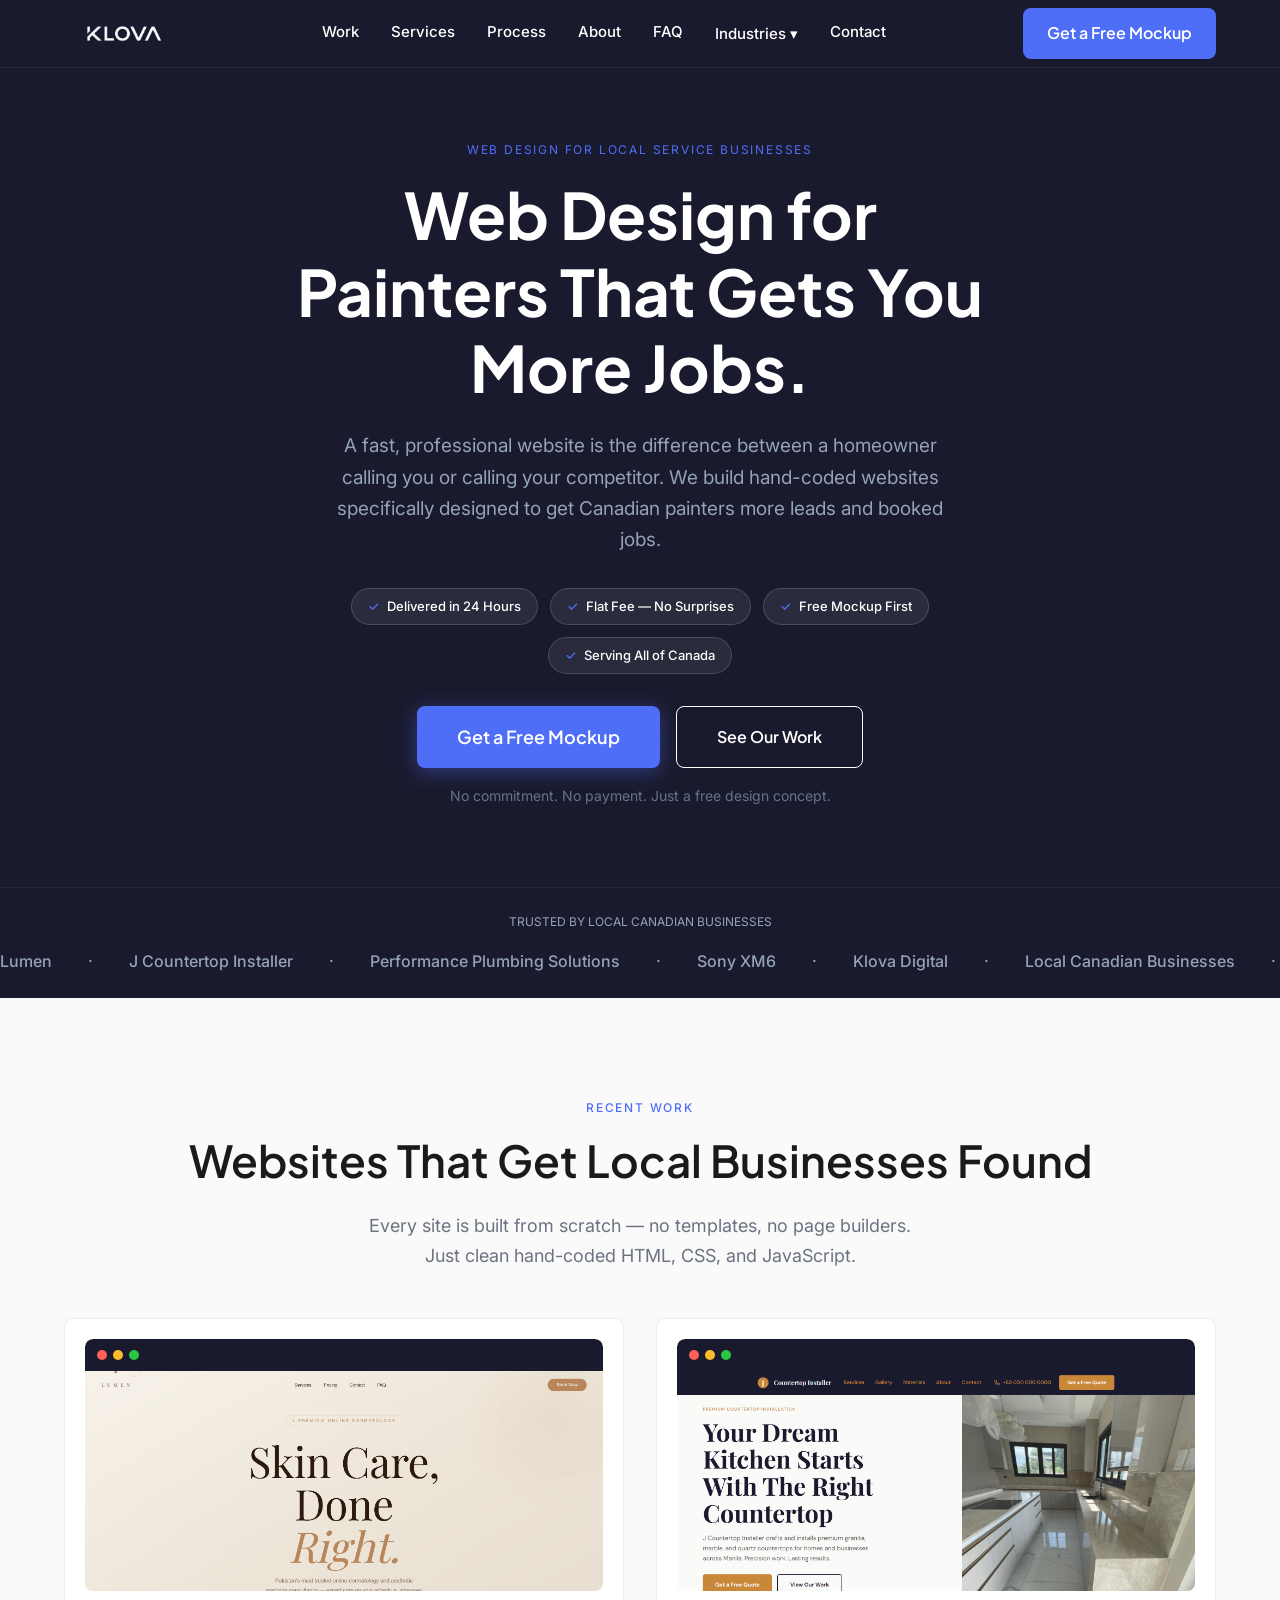
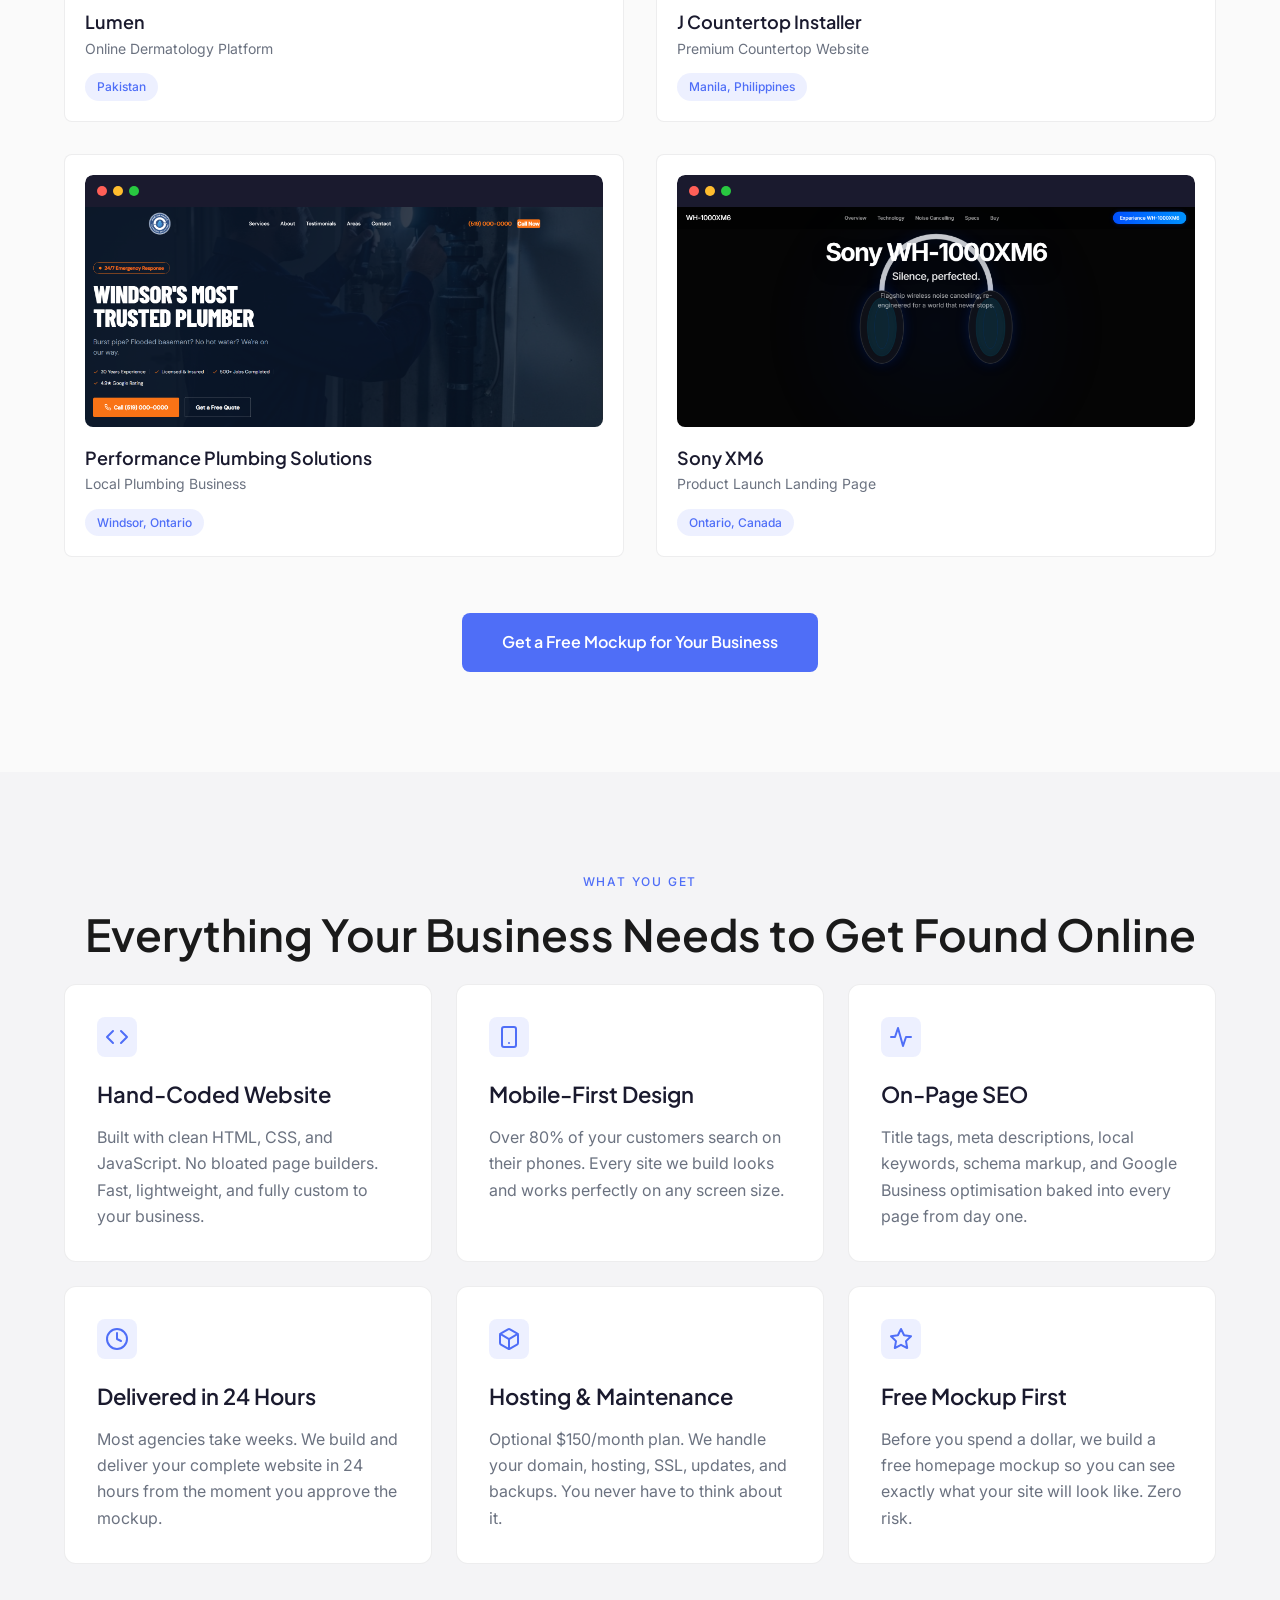
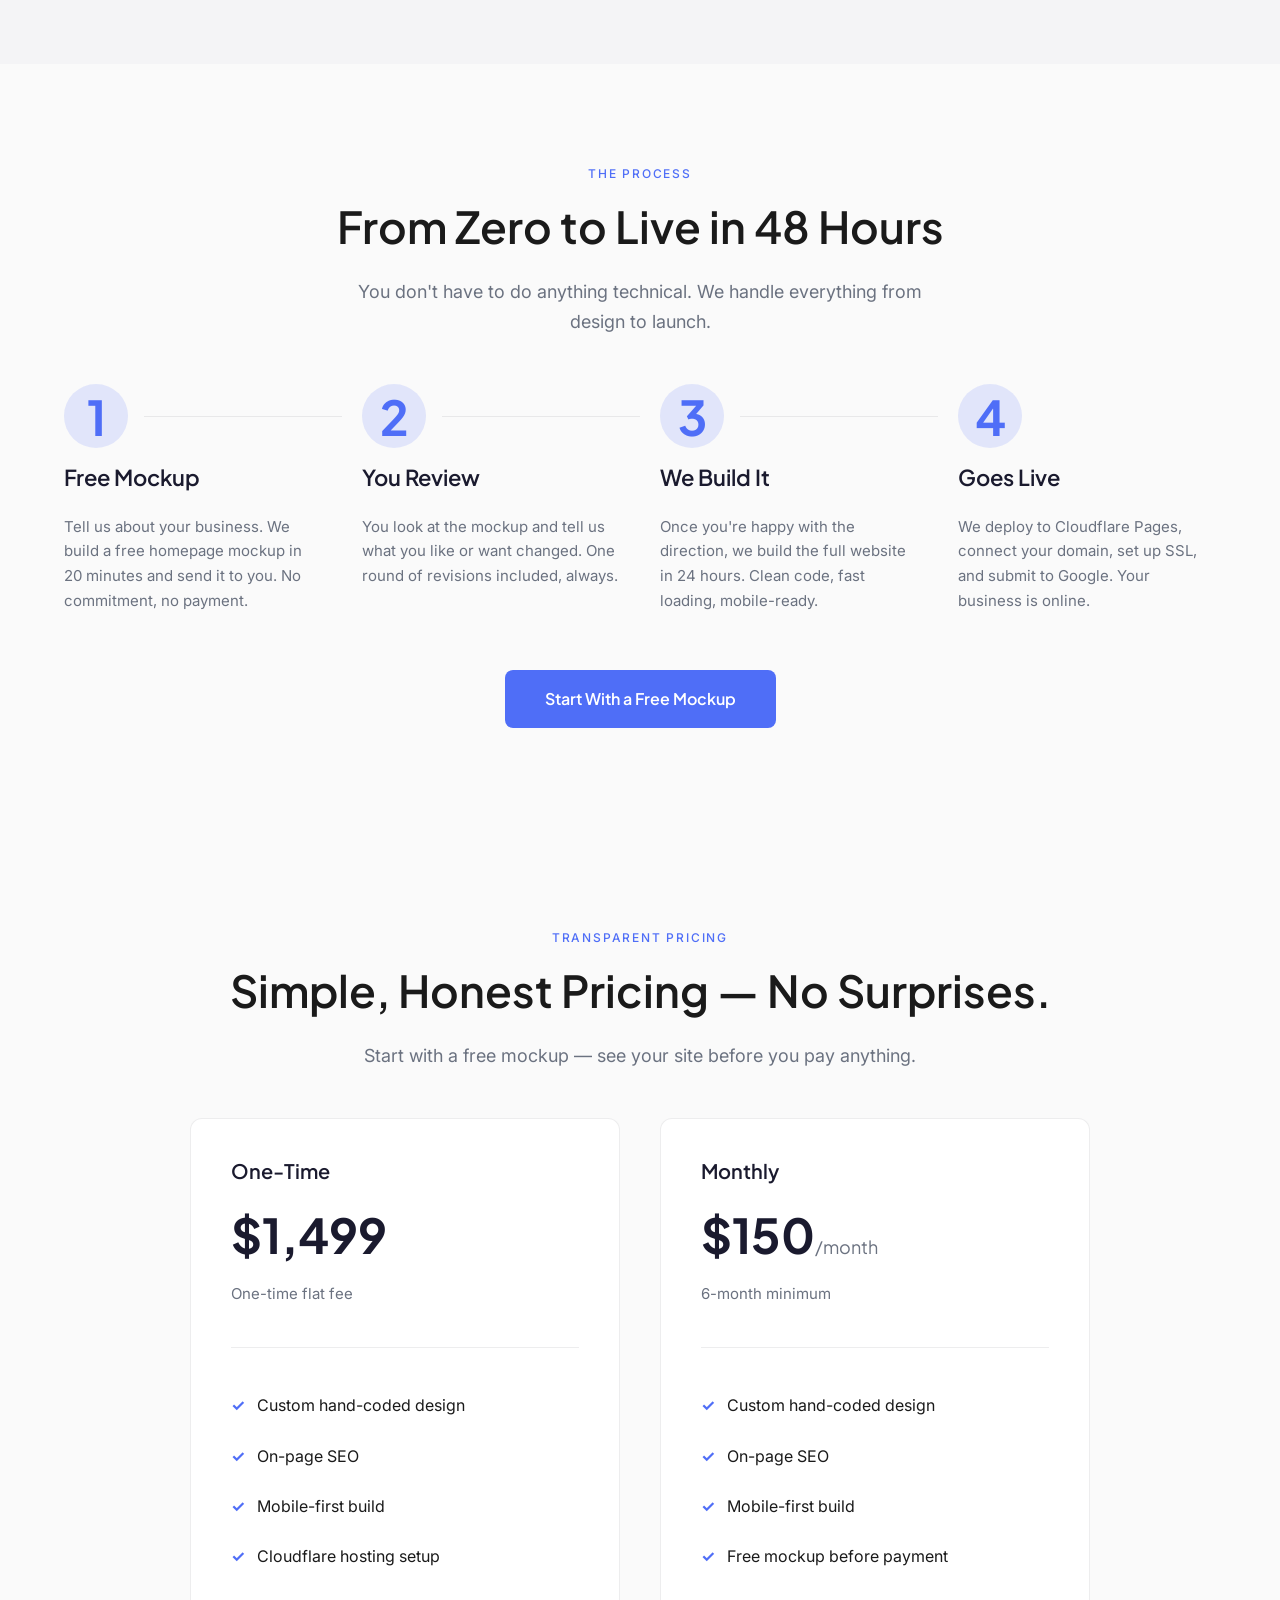
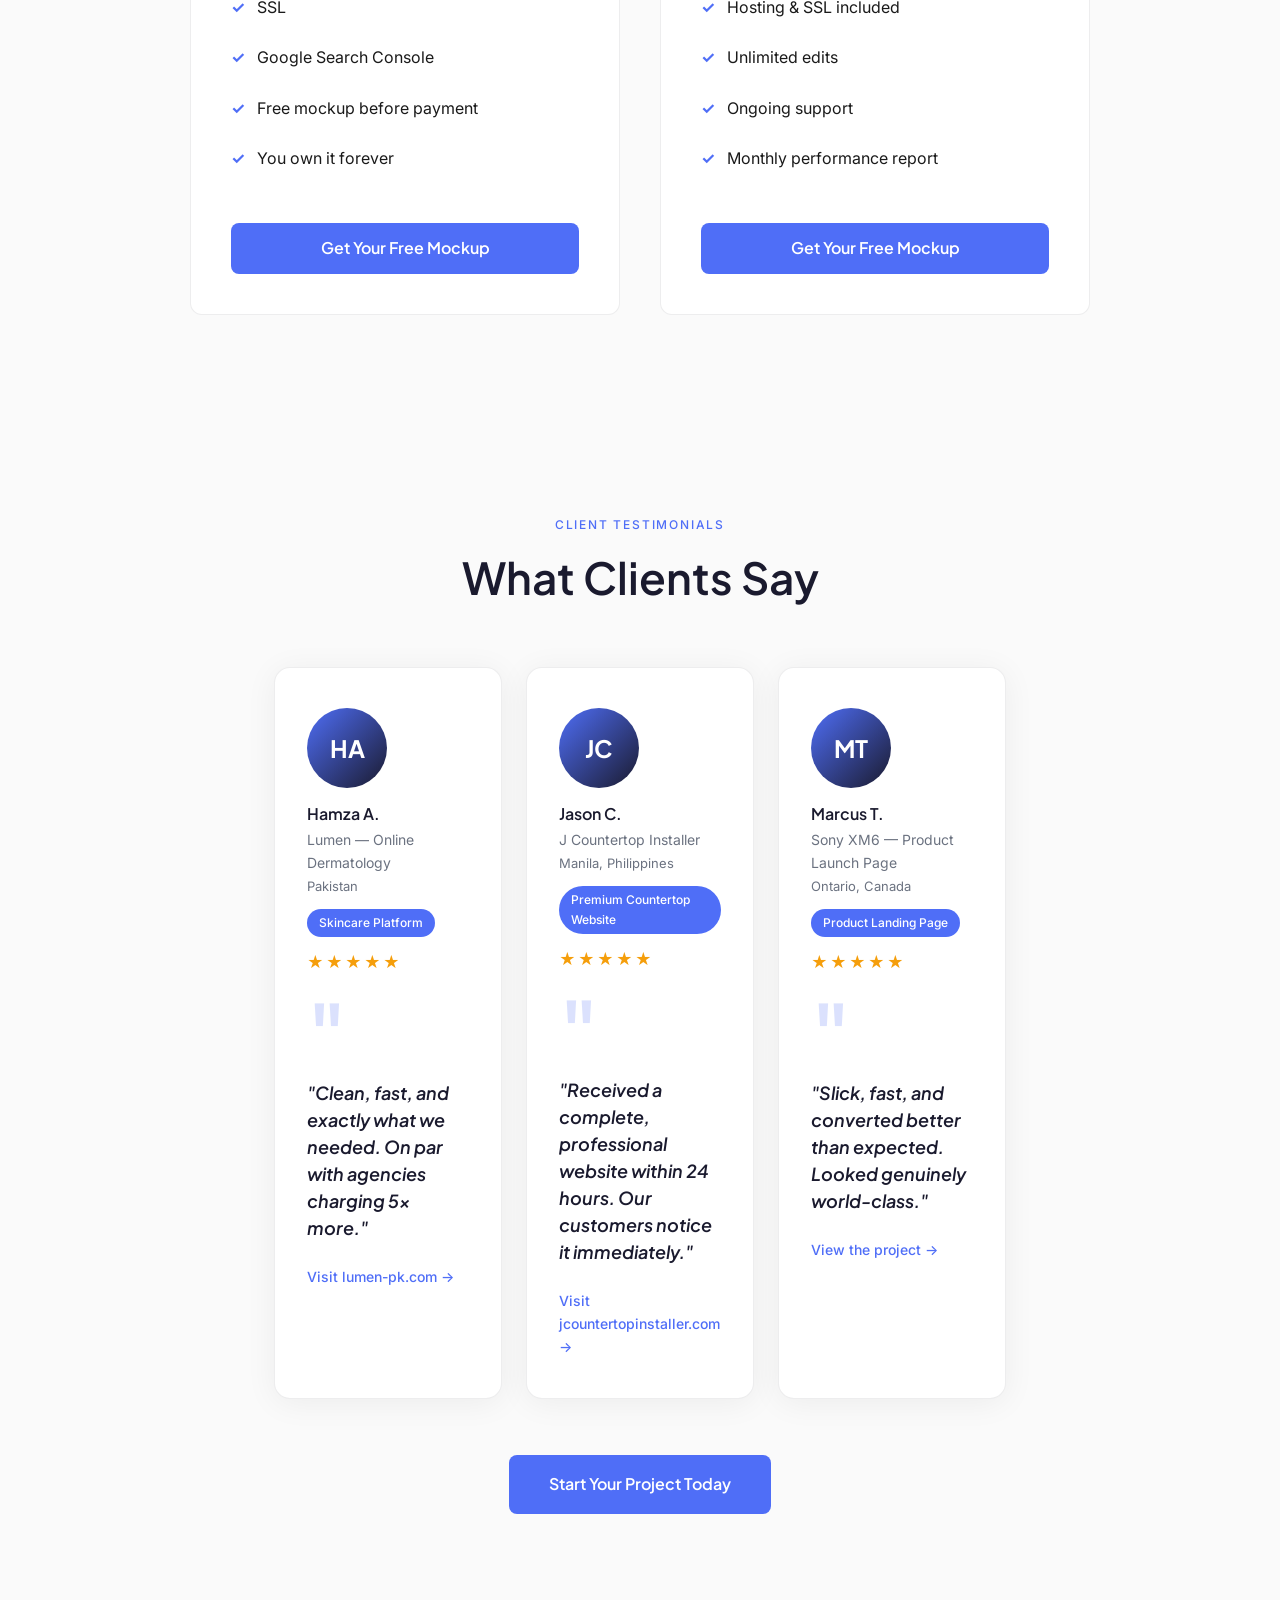
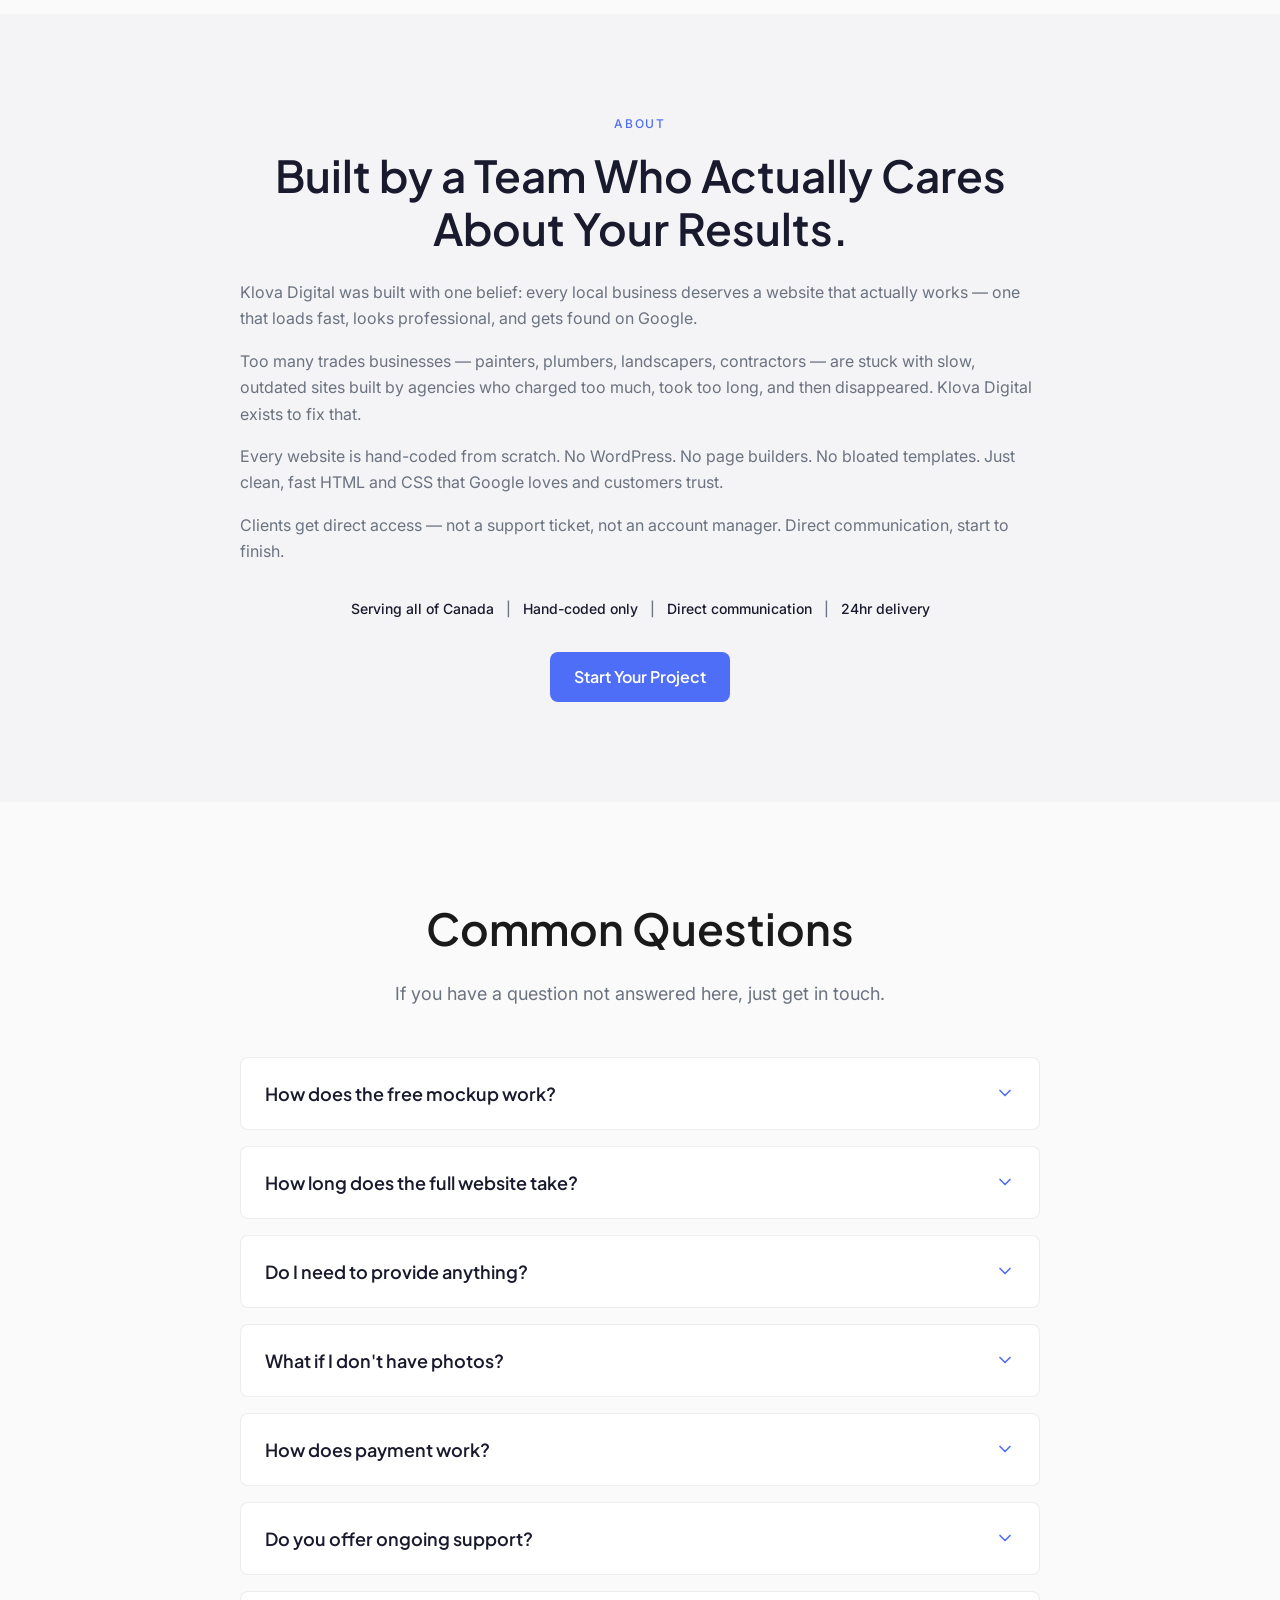
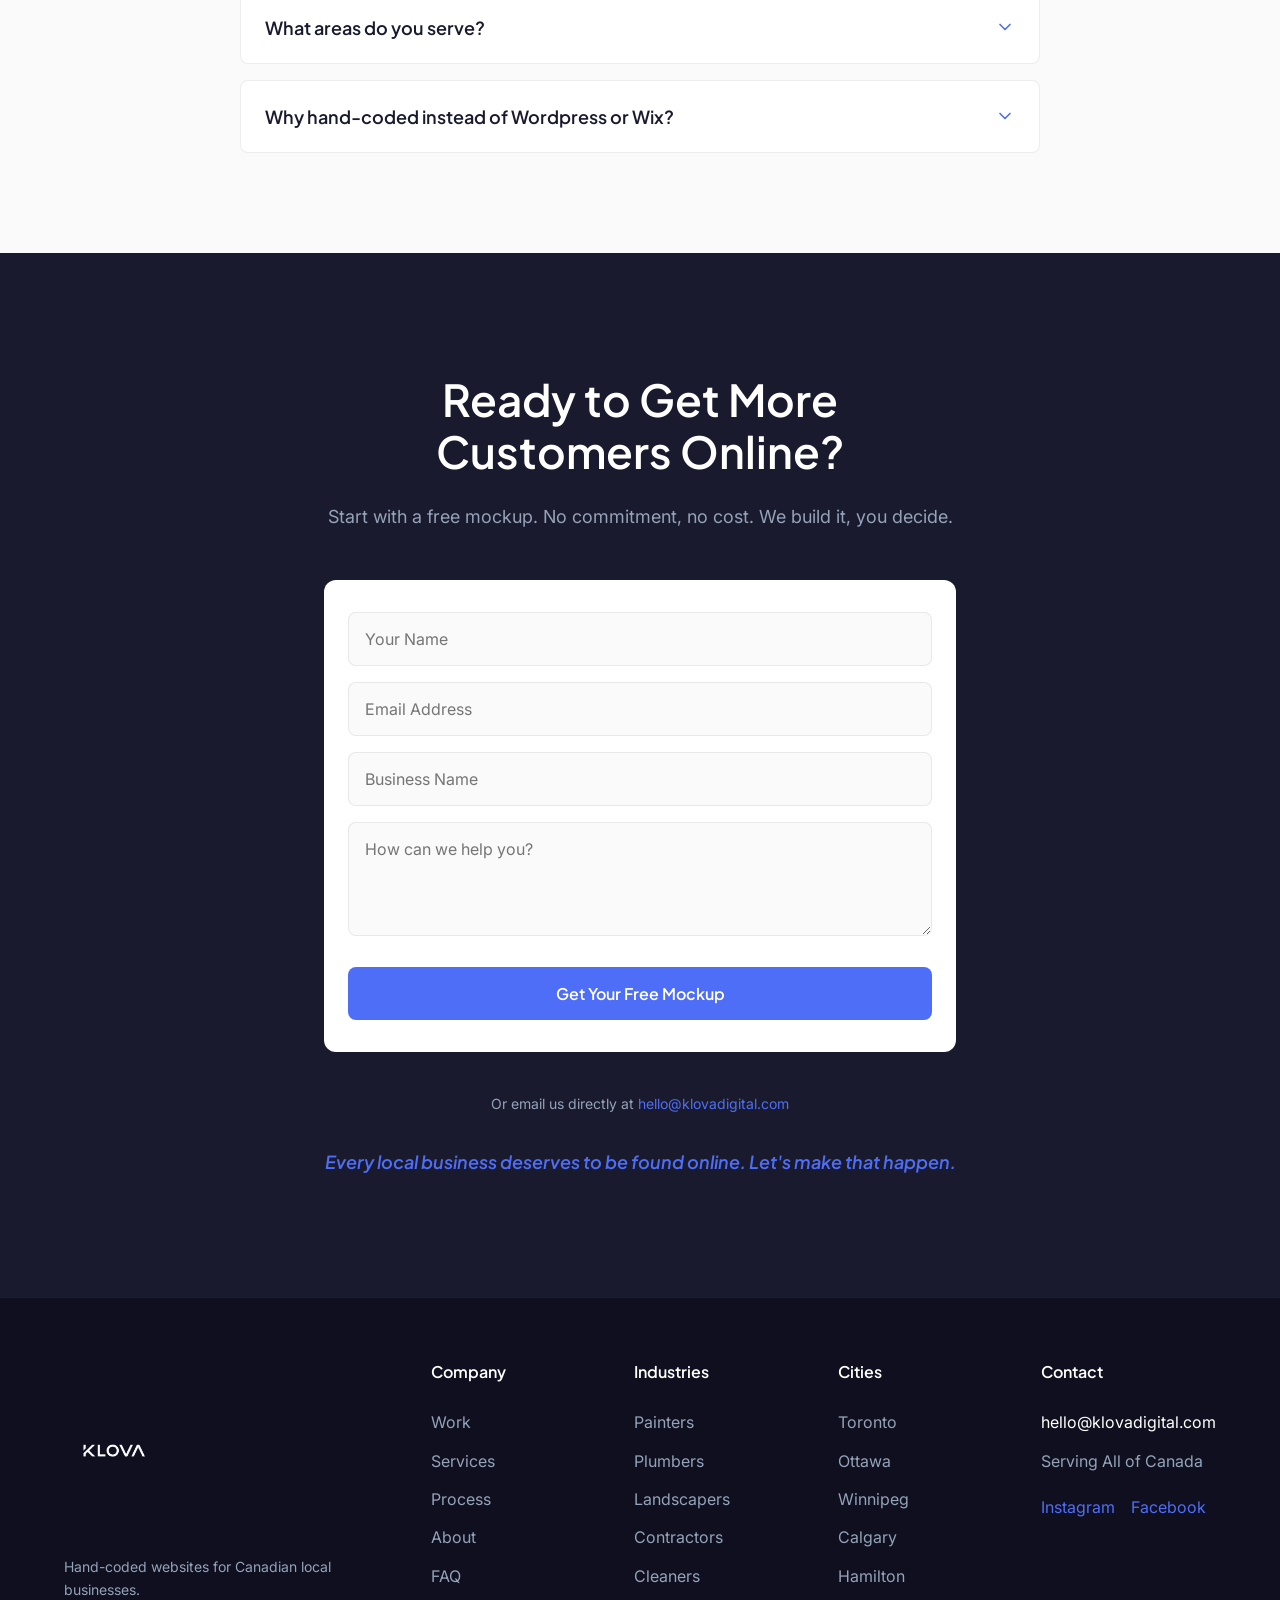
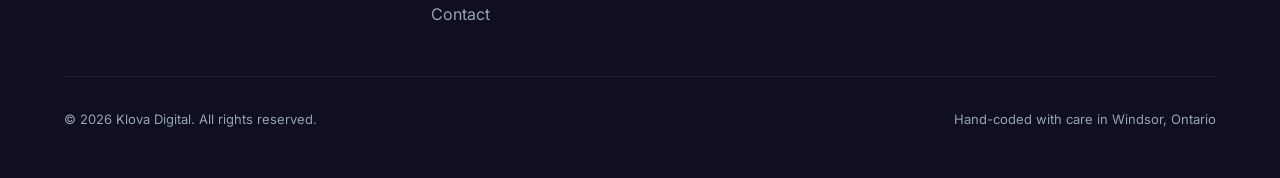
<file: web-design-for-painters.html>
<!DOCTYPE html>
<html lang="en-CA">

<head>
  <meta charset="UTF-8">
  <meta name="viewport" content="width=device-width, initial-scale=1.0">
  <title>Web Design for Painters Canada | Klova Digital</title>
  <meta name="description"
    content="Hand-coded websites for Canadian painters businesses. Fast, SEO-ready, delivered in 24hrs. Free mockup before any payment." />
  <meta name="keywords"
    content="web design Canada, website designer Canada, local business website Canada, affordable web design Canada, web design for contractors Canada, small business website Canada" />
  <link rel="canonical" href="https://www.klovadigital.com/" />
  <meta property="og:title" content="Web Design for Local Service Businesses Canada | Klova Digital" />
  <meta property="og:description"
    content="Fast, hand-coded websites for Canadian local businesses. Free mockup first. $1,499 flat fee." />
  <meta property="og:type" content="website" />
  <link rel="icon" type="image/png" href="images/favicon.png" />
  <link rel="apple-touch-icon" href="images/favicon.png" />

  <script type="application/ld+json">
  {
    "@context": "https://schema.org",
    "@type": "ProfessionalService",
    "name": "Klova Digital",
    "description": "Web design agency building fast, modern websites for local Ontario businesses.",
    "url": "https://www.klovadigital.com",
    "email": "hello@klovadigital.com",
    "address": {
      "@type": "PostalAddress",
      "addressLocality": "Windsor",
      "addressRegion": "ON",
      "addressCountry": "CA"
    },
    "areaServed": "Ontario, Canada",
    "priceRange": "$$"
  }
  </script>

  <link rel="preconnect" href="https://fonts.googleapis.com">
  <link rel="preconnect" href="https://fonts.gstatic.com" crossorigin>
  <link
    href="https://fonts.googleapis.com/css2?family=Inter:wght@400;500&family=Plus+Jakarta+Sans:ital,wght@0,600;0,700;1,600&display=swap"
    rel="stylesheet">

  <link rel="stylesheet" href="css/style.css">
  <script src="js/main.js" defer></script>
</head>

<body>

  <!-- SECTION 1: STICKY NAVIGATION -->
  <nav class="navbar" id="navbar">
    <div class="nav-container">
      <a href="#" class="nav-logo" aria-label="Klova Digital Home">
        <img src="images/klova-logo2.png" alt="Klova Digital Logo" width="120" height="auto">
      </a>
      <div class="nav-links">
        <a href="#work" class="nav-link">Work</a>
        <a href="#services" class="nav-link">Services</a>
        <a href="#process" class="nav-link">Process</a>
        <a href="#about" class="nav-link">About</a>
        <a href="#faq" class="nav-link">FAQ</a>
        <div class="nav-dropdown">
          <button class="nav-link dropdown-toggle" aria-expanded="false">Industries ▾</button>
          <div class="dropdown-menu">
            <a href="web-design-for-painters.html">Painters</a>
            <a href="web-design-for-plumbers.html">Plumbers</a>
            <a href="web-design-for-landscapers.html">Landscapers</a>
            <a href="web-design-for-contractors.html">Contractors</a>
            <a href="web-design-for-cleaners.html">Cleaners</a>
          </div>
        </div>
        <a href="#contact" class="nav-link">Contact</a>
      </div>
      <div class="nav-right">
        <a href="#contact" class="btn btn-primary nav-btn">Get a Free Mockup</a>
        <button class="mobile-menu-toggle" aria-label="Open menu">
          <span class="hamburger"></span>
        </button>
      </div>
    </div>
  </nav>

  <!-- Mobile Drawer -->
  <div class="mobile-drawer" id="mobileDrawer">
    <div class="mobile-links">
      <a href="#work" class="mobile-link">Work</a>
      <a href="#services" class="mobile-link">Services</a>
      <a href="#process" class="mobile-link">Process</a>
      <a href="#about" class="mobile-link">About</a>
      <a href="#faq" class="mobile-link">FAQ</a>
      <a href="#contact" class="mobile-link">Contact</a>
      <a href="#contact" class="btn btn-primary mobile-cta">Get a Free Mockup</a>
    </div>
  </div>

  <main>
    <!-- SECTION 2: HERO -->
    <section class="hero" id="home">
      <div class="container hero-container">
        <span class="small-label">WEB DESIGN FOR LOCAL SERVICE BUSINESSES</span>
        <h1 class="hero-title">Web Design for Painters That Gets You More Jobs.</h1>
        <p class="hero-subtitle">
          A fast, professional website is the difference between a homeowner calling you or calling your competitor. We build hand-coded websites specifically designed to get Canadian painters more leads and booked jobs.
        </p>

        <div class="trust-badges">
          <div class="badge">
            <span class="badge-icon">✓</span> Delivered in 24 Hours
          </div>
          <div class="badge">
            <span class="badge-icon">✓</span> Flat Fee — No Surprises
          </div>
          <div class="badge">
            <span class="badge-icon">✓</span> Free Mockup First
          </div>
          <div class="badge">
            <span class="badge-icon">✓</span> Serving All of Canada
          </div>
        </div>

        <div class="hero-buttons">
          <a href="#contact" class="btn btn-primary btn-large hero-cta-primary">Get a Free Mockup</a>
          <a href="#work" class="btn btn-outline btn-large">See Our Work</a>
        </div>
        <p class="hero-commitment">No commitment. No payment. Just a free design concept.</p>
      </div>

      <div class="client-strip">
        <p class="strip-label">TRUSTED BY LOCAL CANADIAN BUSINESSES</p>
        <div class="scroll-container">
          <div class="scroll-content">
            <!-- Duplicate for infinite scroll -->
            <span>Lumen</span> <span class="dot">·</span>
            <span>J Countertop Installer</span> <span class="dot">·</span>
            <span>Performance Plumbing Solutions</span> <span class="dot">·</span>
            <span>Sony XM6</span> <span class="dot">·</span>
            <span>Klova Digital</span> <span class="dot">·</span>
            <span>Local Canadian Businesses</span> <span class="dot">·</span>
            <span>Lumen</span> <span class="dot">·</span>
            <span>J Countertop Installer</span> <span class="dot">·</span>
            <span>Performance Plumbing Solutions</span> <span class="dot">·</span>
            <span>Sony XM6</span> <span class="dot">·</span>
            <span>Klova Digital</span> <span class="dot">·</span>
            <span>Local Canadian Businesses</span>
          </div>
        </div>
      </div>
    </section>

    <!-- SECTION 3: WORK / PORTFOLIO -->
    <section class="work section-padding" id="work">
      <div class="container">
        <div class="section-header center reveal">
          <span class="section-label">RECENT WORK</span>
          <h2>Websites That Get Local Businesses Found</h2>
          <p class="section-subtext">Every site is built from scratch — no templates, no page builders. Just clean
            hand-coded HTML, CSS, and JavaScript.</p>
        </div>

        <div class="work-grid">
          <a href="https://www.lumen-pk.com" target="_blank" rel="noopener noreferrer" class="work-card reveal">
            <div class="browser-frame">
              <div class="browser-dots">
                <span class="dot red"></span>
                <span class="dot yellow"></span>
                <span class="dot green"></span>
              </div>
              <img src="./images/lumen-preview.PNG" alt="Lumen Website Preview" width="800" height="450" loading="lazy"
                class="work-preview-img">
            </div>
            <div class="work-info">
              <h3 class="work-title">Lumen</h3>
              <p class="work-type">Online Dermatology Platform</p>
              <span class="location-tag">Pakistan</span>
            </div>
            <div class="visit-site-badge">Visit Site →</div>
          </a>

          <a href="https://pxxrth.github.io/J-countertop/" target="_blank" rel="noopener noreferrer"
            class="work-card reveal">
            <div class="browser-frame">
              <div class="browser-dots">
                <span class="dot red"></span>
                <span class="dot yellow"></span>
                <span class="dot green"></span>
              </div>
              <img src="./images/JCT-preview.PNG" alt="J Countertop Installer Website Preview" width="800" height="450"
                loading="lazy" class="work-preview-img">
            </div>
            <div class="work-info">
              <h3 class="work-title">J Countertop Installer</h3>
              <p class="work-type">Premium Countertop Website</p>
              <span class="location-tag">Manila, Philippines</span>
            </div>
            <div class="visit-site-badge">Visit Site →</div>
          </a>

          <a href="https://www.performanceplumbingsolutions.com" target="_blank" rel="noopener noreferrer"
            class="work-card reveal">
            <div class="browser-frame">
              <div class="browser-dots">
                <span class="dot red"></span>
                <span class="dot yellow"></span>
                <span class="dot green"></span>
              </div>
              <img src="./images/pps-preview.PNG" alt="Performance Plumbing Solutions Website Preview" width="800"
                height="450" loading="lazy" class="work-preview-img">
            </div>
            <div class="work-info">
              <h3 class="work-title">Performance Plumbing Solutions</h3>
              <p class="work-type">Local Plumbing Business</p>
              <span class="location-tag">Windsor, Ontario</span>
            </div>
            <div class="visit-site-badge">Visit Site →</div>
          </a>

          <a href="#" target="_blank" rel="noopener noreferrer" class="work-card reveal">
            <div class="browser-frame">
              <div class="browser-dots">
                <span class="dot red"></span>
                <span class="dot yellow"></span>
                <span class="dot green"></span>
              </div>
              <img src="./images/sony-preview.PNG" alt="Sony XM6 Website Preview" width="800" height="450" loading="lazy"
                class="work-preview-img">
            </div>
            <div class="work-info">
              <h3 class="work-title">Sony XM6</h3>
              <p class="work-type">Product Launch Landing Page</p>
              <span class="location-tag">Ontario, Canada</span>
            </div>
            <div class="visit-site-badge">Visit Site →</div>
          </a>
        </div>

        <div class="center-cta reveal">
          <a href="#contact" class="btn btn-primary btn-large">Get a Free Mockup for Your Business</a>
        </div>
      </div>
    </section>

    <!-- SECTION 4: SERVICES -->
    <section class="services section-padding" id="services">
      <div class="container">
        <div class="section-header center reveal">
          <span class="section-label">WHAT YOU GET</span>
          <h2>Everything Your Business Needs to Get Found Online</h2>
        </div>

        <div class="service-grid">
          <div class="service-card reveal">
            <div class="service-icon">
              <svg width="24" height="24" viewBox="0 0 24 24" fill="none" stroke="#4F6EF7" stroke-width="2"
                stroke-linecap="round" stroke-linejoin="round">
                <path d="M16 18l6-6-6-6M8 6l-6 6 6 6" />
              </svg>
            </div>
            <h3>Hand-Coded Website</h3>
            <p>Built with clean HTML, CSS, and JavaScript. No bloated page builders. Fast, lightweight, and fully custom
              to your business.</p>
          </div>

          <div class="service-card reveal">
            <div class="service-icon">
              <svg width="24" height="24" viewBox="0 0 24 24" fill="none" stroke="#4F6EF7" stroke-width="2"
                stroke-linecap="round" stroke-linejoin="round">
                <rect x="5" y="2" width="14" height="20" rx="2" ry="2" />
                <line x1="12" y1="18" x2="12.01" y2="18" />
              </svg>
            </div>
            <h3>Mobile-First Design</h3>
            <p>Over 80% of your customers search on their phones. Every site we build looks and works perfectly on any
              screen size.</p>
          </div>

          <div class="service-card reveal">
            <div class="service-icon">
              <svg width="24" height="24" viewBox="0 0 24 24" fill="none" stroke="#4F6EF7" stroke-width="2"
                stroke-linecap="round" stroke-linejoin="round">
                <path d="M2 12h4l3-9 5 18 3-9h5" />
              </svg>
            </div>
            <h3>On-Page SEO</h3>
            <p>Title tags, meta descriptions, local keywords, schema markup, and Google Business optimisation baked into
              every page from day one.</p>
          </div>

          <div class="service-card reveal">
            <div class="service-icon">
              <svg width="24" height="24" viewBox="0 0 24 24" fill="none" stroke="#4F6EF7" stroke-width="2"
                stroke-linecap="round" stroke-linejoin="round">
                <circle cx="12" cy="12" r="10" />
                <polyline points="12 6 12 12 16 14" />
              </svg>
            </div>
            <h3>Delivered in 24 Hours</h3>
            <p>Most agencies take weeks. We build and deliver your complete website in 24 hours from the moment you
              approve the mockup.</p>
          </div>

          <div class="service-card reveal">
            <div class="service-icon">
              <svg width="24" height="24" viewBox="0 0 24 24" fill="none" stroke="#4F6EF7" stroke-width="2"
                stroke-linecap="round" stroke-linejoin="round">
                <path
                  d="M21 16V8a2 2 0 0 0-1-1.73l-7-4a2 2 0 0 0-2 0l-7 4A2 2 0 0 0 3 8v8a2 2 0 0 0 1 1.73l7 4a2 2 0 0 0 2 0l7-4A2 2 0 0 0 21 16z" />
                <polyline points="3.27 6.96 12 12.01 20.73 6.96" />
                <line x1="12" y1="22.08" x2="12" y2="12" />
              </svg>
            </div>
            <h3>Hosting & Maintenance</h3>
            <p>Optional $150/month plan. We handle your domain, hosting, SSL, updates, and backups. You never have to
              think about it.</p>
          </div>

          <div class="service-card reveal">
            <div class="service-icon">
              <svg width="24" height="24" viewBox="0 0 24 24" fill="none" stroke="#4F6EF7" stroke-width="2"
                stroke-linecap="round" stroke-linejoin="round">
                <polygon
                  points="12 2 15.09 8.26 22 9.27 17 14.14 18.18 21.02 12 17.77 5.82 21.02 7 14.14 2 9.27 8.91 8.26 12 2" />
              </svg>
            </div>
            <h3>Free Mockup First</h3>
            <p>Before you spend a dollar, we build a free homepage mockup so you can see exactly what your site will look
              like. Zero risk.</p>
          </div>
        </div>
      </div>
    </section>

    <!-- SECTION 5: THE PROCESS -->
    <section class="process section-padding" id="process">
      <div class="container">
        <div class="section-header center reveal">
          <span class="section-label">THE PROCESS</span>
          <h2>From Zero to Live in 48 Hours</h2>
          <p class="section-subtext">You don't have to do anything technical. We handle everything from design to launch.
          </p>
        </div>

        <div class="timeline reveal">
          <div class="timeline-step">
            <div class="step-number">1</div>
            <h3>Free Mockup</h3>
            <p>Tell us about your business. We build a free homepage mockup in 20 minutes and send it to you. No
              commitment, no payment.</p>
          </div>
          <div class="timeline-step">
            <div class="step-number">2</div>
            <h3>You Review</h3>
            <p>You look at the mockup and tell us what you like or want changed. One round of revisions included,
              always.</p>
          </div>
          <div class="timeline-step">
            <div class="step-number">3</div>
            <h3>We Build It</h3>
            <p>Once you're happy with the direction, we build the full website in 24 hours. Clean code, fast loading,
              mobile-ready.</p>
          </div>
          <div class="timeline-step">
            <div class="step-number">4</div>
            <h3>Goes Live</h3>
            <p>We deploy to Cloudflare Pages, connect your domain, set up SSL, and submit to Google. Your business is
              online.</p>
          </div>
        </div>

        <div class="center-cta reveal">
          <a href="#contact" class="btn btn-primary btn-large">Start With a Free Mockup</a>
        </div>
      </div>
    </section>

    <!-- SECTION 6: PRICING -->
    <section class="pricing section-padding" id="pricing">
      <div class="container reveal">
        <div class="section-header center">
          <span class="section-label">TRANSPARENT PRICING</span>
          <h2>Simple, Honest Pricing — No Surprises.</h2>
          <p class="section-subtext">Start with a free mockup — see your site before you pay anything.</p>
        </div>

        <div class="pricing-grid">
          <!-- LEFT CARD -->
          <div class="pricing-card">
            <div class="pricing-header">
              <h3>One-Time</h3>
              <div class="price">$1,499</div>
              <p class="pricing-subtext">One-time flat fee</p>
            </div>
            <ul class="pricing-features">
              <li>Custom hand-coded design</li>
              <li>On-page SEO</li>
              <li>Mobile-first build</li>
              <li>Cloudflare hosting setup</li>
              <li>SSL</li>
              <li>Google Search Console</li>
              <li>Free mockup before payment</li>
              <li>You own it forever</li>
            </ul>
            <a href="#contact" class="btn btn-primary pricing-btn">Get Your Free Mockup</a>
          </div>

          <!-- RIGHT CARD -->
          <div class="pricing-card">
            <div class="pricing-header">
              <h3>Monthly</h3>
              <div class="price">$150<span>/month</span></div>
              <p class="pricing-subtext">6-month minimum</p>
            </div>
            <ul class="pricing-features">
              <li>Custom hand-coded design</li>
              <li>On-page SEO</li>
              <li>Mobile-first build</li>
              <li>Free mockup before payment</li>
              <li>Hosting & SSL included</li>
              <li>Unlimited edits</li>
              <li>Ongoing support</li>
              <li>Monthly performance report</li>
            </ul>
            <a href="#contact" class="btn btn-primary pricing-btn">Get Your Free Mockup</a>
          </div>
        </div>
      </div>
    </section>

    <!-- SECTION 7: TESTIMONIALS -->
    <section class="reviews section-padding" id="reviews">
      <div class="container reviews-container">
        <div class="section-header center reveal">
          <span class="section-label">CLIENT TESTIMONIALS</span>
          <h2 class="reviews-heading">What Clients Say</h2>
        </div>

        <div class="testimonial-list reveal">
          <!-- CARD 1 -->
          <div class="testimonial-card">
            <div class="testimonial-left">
              <div class="client-photo placeholder-photo">
                <span class="initials">HA</span>
              </div>
              <h4 class="client-name">Hamza A.</h4>
              <p class="client-business">Lumen — Online Dermatology</p>
              <p class="client-location">Pakistan</p>
              <span class="project-tag">Skincare Platform</span>
              <div class="stars">★★★★★</div>
            </div>
            <div class="testimonial-right">
              <div class="large-quote-mark">"</div>
              <p class="pull-quote">"Clean, fast, and exactly what we needed. On par with agencies charging 5x more."
              </p>
              <a href="https://www.lumen-pk.com" class="read-story-link" target="_blank" rel="noopener">Visit
                lumen-pk.com →</a>
            </div>
          </div>

          <!-- CARD 2 -->
          <div class="testimonial-card">
            <div class="testimonial-left">
              <div class="client-photo placeholder-photo">
                <span class="initials">JC</span>
              </div>
              <h4 class="client-name">Jason C.</h4>
              <p class="client-business">J Countertop Installer</p>
              <p class="client-location">Manila, Philippines</p>
              <span class="project-tag">Premium Countertop Website</span>
              <div class="stars">★★★★★</div>
            </div>
            <div class="testimonial-right">
              <div class="large-quote-mark">"</div>
              <p class="pull-quote">"Received a complete, professional website within 24 hours. Our customers notice it
                immediately."</p>
              <a href="https://pxxrth.github.io/J-countertop/" class="read-story-link" target="_blank"
                rel="noopener">Visit jcountertopinstaller.com →</a>
            </div>
          </div>

          <!-- CARD 3 -->
          <div class="testimonial-card">
            <div class="testimonial-left">
              <div class="client-photo placeholder-photo">
                <span class="initials">MT</span>
              </div>
              <h4 class="client-name">Marcus T.</h4>
              <p class="client-business">Sony XM6 — Product Launch Page</p>
              <p class="client-location">Ontario, Canada</p>
              <span class="project-tag">Product Landing Page</span>
              <div class="stars">★★★★★</div>
            </div>
            <div class="testimonial-right">
              <div class="large-quote-mark">"</div>
              <p class="pull-quote">"Slick, fast, and converted better than expected. Looked genuinely world-class."</p>
              <a href="#work" class="read-story-link">View the project →</a>
            </div>
          </div>
        </div>

        <div class="center-cta reveal">
          <a href="#contact" class="btn btn-primary btn-large">Start Your Project Today</a>
        </div>
      </div>
    </section>

    <!-- SECTION 8: ABOUT -->
    <section class="about section-padding" id="about">
      <div class="container about-container reveal">
        <div class="about-content full-width">
          <span class="section-label">ABOUT</span>
          <h2>Built by a Team Who Actually Cares About Your Results.</h2>
          <div class="about-text">
            <p>Klova Digital was built with one belief: every local business deserves a website that actually works — one that loads fast, looks professional, and gets found on Google.</p>
            <p>Too many trades businesses — painters, plumbers, landscapers, contractors — are stuck with slow, outdated sites built by agencies who charged too much, took too long, and then disappeared. Klova Digital exists to fix that.</p>
            <p>Every website is hand-coded from scratch. No WordPress. No page builders. No bloated templates. Just clean, fast HTML and CSS that Google loves and customers trust.</p>
            <p>Clients get direct access — not a support ticket, not an account manager. Direct communication, start to finish.</p>
          </div>
          <div class="about-trust">
            <span>Serving all of Canada</span>
            <span class="divider">|</span>
            <span>Hand-coded only</span>
            <span class="divider">|</span>
            <span>Direct communication</span>
            <span class="divider">|</span>
            <span>24hr delivery</span>
          </div>
          <a href="#contact" class="btn btn-primary">Start Your Project</a>
        </div>
      </div>
    </section>

    <!-- SECTION 9: FAQ -->
    <section class="faq section-padding" id="faq">
      <div class="container faq-container">
        <div class="section-header center reveal">
          <h2>Common Questions</h2>
          <p class="section-subtext">If you have a question not answered here, just get in touch.</p>
        </div>

        <div class="accordion reveal">
          <div class="accordion-item">
            <button class="accordion-header" aria-expanded="false">
              How does the free mockup work?
              <span class="accordion-icon"><svg width="20" height="20" viewBox="0 0 24 24" fill="none"
                  stroke="currentColor" stroke-width="2" stroke-linecap="round" stroke-linejoin="round">
                  <polyline points="6 9 12 15 18 9"></polyline>
                </svg></span>
            </button>
            <div class="accordion-content">
              <p>You tell us about your business and we build a homepage concept in about 20 minutes and send it to you.
                No payment, no commitment. You only move forward if you love it.</p>
            </div>
          </div>

          <div class="accordion-item">
            <button class="accordion-header" aria-expanded="false">
              How long does the full website take?
              <span class="accordion-icon"><svg width="20" height="20" viewBox="0 0 24 24" fill="none"
                  stroke="currentColor" stroke-width="2" stroke-linecap="round" stroke-linejoin="round">
                  <polyline points="6 9 12 15 18 9"></polyline>
                </svg></span>
            </button>
            <div class="accordion-content">
              <p>Once you approve the mockup and pay the deposit, the full website is delivered within 24 hours. Most
                clients are live within 48 hours of first contact.</p>
            </div>
          </div>

          <div class="accordion-item">
            <button class="accordion-header" aria-expanded="false">
              Do I need to provide anything?
              <span class="accordion-icon"><svg width="20" height="20" viewBox="0 0 24 24" fill="none"
                  stroke="currentColor" stroke-width="2" stroke-linecap="round" stroke-linejoin="round">
                  <polyline points="6 9 12 15 18 9"></polyline>
                </svg></span>
            </button>
            <div class="accordion-content">
              <p>Just some basic info about your business — what you do, your phone number, any photos you have. We
                handle everything else including copy, SEO, and deployment.</p>
            </div>
          </div>

          <div class="accordion-item">
            <button class="accordion-header" aria-expanded="false">
              What if I don't have photos?
              <span class="accordion-icon"><svg width="20" height="20" viewBox="0 0 24 24" fill="none"
                  stroke="currentColor" stroke-width="2" stroke-linecap="round" stroke-linejoin="round">
                  <polyline points="6 9 12 15 18 9"></polyline>
                </svg></span>
            </button>
            <div class="accordion-content">
              <p>No problem. We can source appropriate images for your industry. Real photos of your work always look
                better if you have them though.</p>
            </div>
          </div>

          <div class="accordion-item">
            <button class="accordion-header" aria-expanded="false">
              How does payment work?
              <span class="accordion-icon"><svg width="20" height="20" viewBox="0 0 24 24" fill="none"
                  stroke="currentColor" stroke-width="2" stroke-linecap="round" stroke-linejoin="round">
                  <polyline points="6 9 12 15 18 9"></polyline>
                </svg></span>
            </button>
            <div class="accordion-content">
              <p>$250 deposit via e-transfer to confirm the project, and $1,249 on delivery once you approve the final
                site. No payment before you see and approve the work.</p>
            </div>
          </div>

          <div class="accordion-item">
            <button class="accordion-header" aria-expanded="false">
              Do you offer ongoing support?
              <span class="accordion-icon"><svg width="20" height="20" viewBox="0 0 24 24" fill="none"
                  stroke="currentColor" stroke-width="2" stroke-linecap="round" stroke-linejoin="round">
                  <polyline points="6 9 12 15 18 9"></polyline>
                </svg></span>
            </button>
            <div class="accordion-content">
              <p>Yes — the optional $150/month plan includes domain management, hosting, SSL, security, and small
                updates. Cancel any time.</p>
            </div>
          </div>

          <div class="accordion-item">
            <button class="accordion-header" aria-expanded="false">
              What areas do you serve?
              <span class="accordion-icon"><svg width="20" height="20" viewBox="0 0 24 24" fill="none"
                  stroke="currentColor" stroke-width="2" stroke-linecap="round" stroke-linejoin="round">
                  <polyline points="6 9 12 15 18 9"></polyline>
                </svg></span>
            </button>
            <div class="accordion-content">
              <p>We work with businesses across all of Canada — Toronto, Ottawa,
                Winnipeg, Calgary, Edmonton, Vancouver, Windsor, and everywhere in between. All work is done remotely.</p>
            </div>
          </div>

          <div class="accordion-item">
            <button class="accordion-header" aria-expanded="false">
              Why hand-coded instead of Wordpress or Wix?
              <span class="accordion-icon"><svg width="20" height="20" viewBox="0 0 24 24" fill="none"
                  stroke="currentColor" stroke-width="2" stroke-linecap="round" stroke-linejoin="round">
                  <polyline points="6 9 12 15 18 9"></polyline>
                </svg></span>
            </button>
            <div class="accordion-content">
              <p>Hand-coded sites load faster, rank better on Google, have zero plugin vulnerabilities, and never go
                down due to platform updates. It's simply a better product.</p>
            </div>
          </div>
        </div>
      </div>
    </section>

    <!-- SECTION 10: FINAL CTA & CONTACT -->
    <section class="final-cta section-padding" id="contact">
      <div class="container final-cta-container reveal">
        <h2>Ready to Get More Customers Online?</h2>
        <p class="final-subtext">Start with a free mockup. No commitment, no cost. We build it, you decide.</p>

        <div class="contact-form-wrapper">
          <form id="contactForm" class="contact-form" onsubmit="handleFormSubmit(event)">
            <div class="form-group">
              <label for="name" class="sr-only">Name</label>
              <input type="text" id="name" name="name" placeholder="Your Name" required>
            </div>
            <div class="form-group">
              <label for="email" class="sr-only">Email</label>
              <input type="email" id="email" name="email" placeholder="Email Address" required>
            </div>
            <div class="form-group">
              <label for="business" class="sr-only">Business Name</label>
              <input type="text" id="business" name="business" placeholder="Business Name" required>
            </div>
            <div class="form-group">
              <label for="message" class="sr-only">Message</label>
              <textarea id="message" name="message" placeholder="How can we help you?" rows="4" required></textarea>
            </div>
            <button type="submit" class="btn btn-primary btn-large form-submit">Get Your Free Mockup</button>
          </form>

          <div id="formSuccess" class="form-success hidden">
            <div class="success-icon">✓</div>
            <h3>Message Sent!</h3>
            <p>Thanks for reaching out. We'll get back to you with your free mockup shortly.</p>
          </div>
        </div>

        <p class="email-direct">Or email us directly at <a
            href="mailto:hello@klovadigital.com">hello@klovadigital.com</a></p>
        <p class="peak-end">Every local business deserves to be found online. Let's make that happen.</p>
      </div>
    </section>
  </main>

  <!-- SECTION 11: FOOTER -->
  <footer class="site-footer">
    <div class="container">
      <div class="footer-grid">
        <div class="footer-brand">
          <img src="images/klova-logo2.png" alt="Klova Digital Logo" width="100" height="auto" loading="lazy">
          <p>Hand-coded websites for Canadian local businesses.</p>
        </div>

        <div class="footer-links">
          <h4 class="footer-heading">Company</h4>
          <a href="#work">Work</a>
          <a href="#services">Services</a>
          <a href="#process">Process</a>
          <a href="#about">About</a>
          <a href="#faq">FAQ</a>
          <a href="#contact">Contact</a>
        </div>
        
        <div class="footer-links">
          <h4 class="footer-heading">Industries</h4>
          <a href="web-design-for-painters.html">Painters</a>
          <a href="web-design-for-plumbers.html">Plumbers</a>
          <a href="web-design-for-landscapers.html">Landscapers</a>
          <a href="web-design-for-contractors.html">Contractors</a>
          <a href="web-design-for-cleaners.html">Cleaners</a>
        </div>

        <div class="footer-links">
          <h4 class="footer-heading">Cities</h4>
          <a href="web-design-toronto.html">Toronto</a>
          <a href="web-design-ottawa.html">Ottawa</a>
          <a href="web-design-winnipeg.html">Winnipeg</a>
          <a href="web-design-calgary.html">Calgary</a>
          <a href="web-design-hamilton.html">Hamilton</a>
        </div>

        <div class="footer-contact">
          <h4 class="footer-heading">Contact</h4>
          <a href="mailto:hello@klovadigital.com">hello@klovadigital.com</a>
          <span>Serving All of Canada</span>
          <div class="social-links">
            <a href="#" aria-label="Instagram">Instagram</a>
            <a href="#" aria-label="Facebook">Facebook</a>
          </div>
        </div>
      </div>

      <div class="footer-bottom">
        <p>&copy; 2026 Klova Digital. All rights reserved.</p>
        <p>Hand-coded with care in Windsor, Ontario</p>
      </div>
    </div>
  </footer>

</body>

</html>
</file>
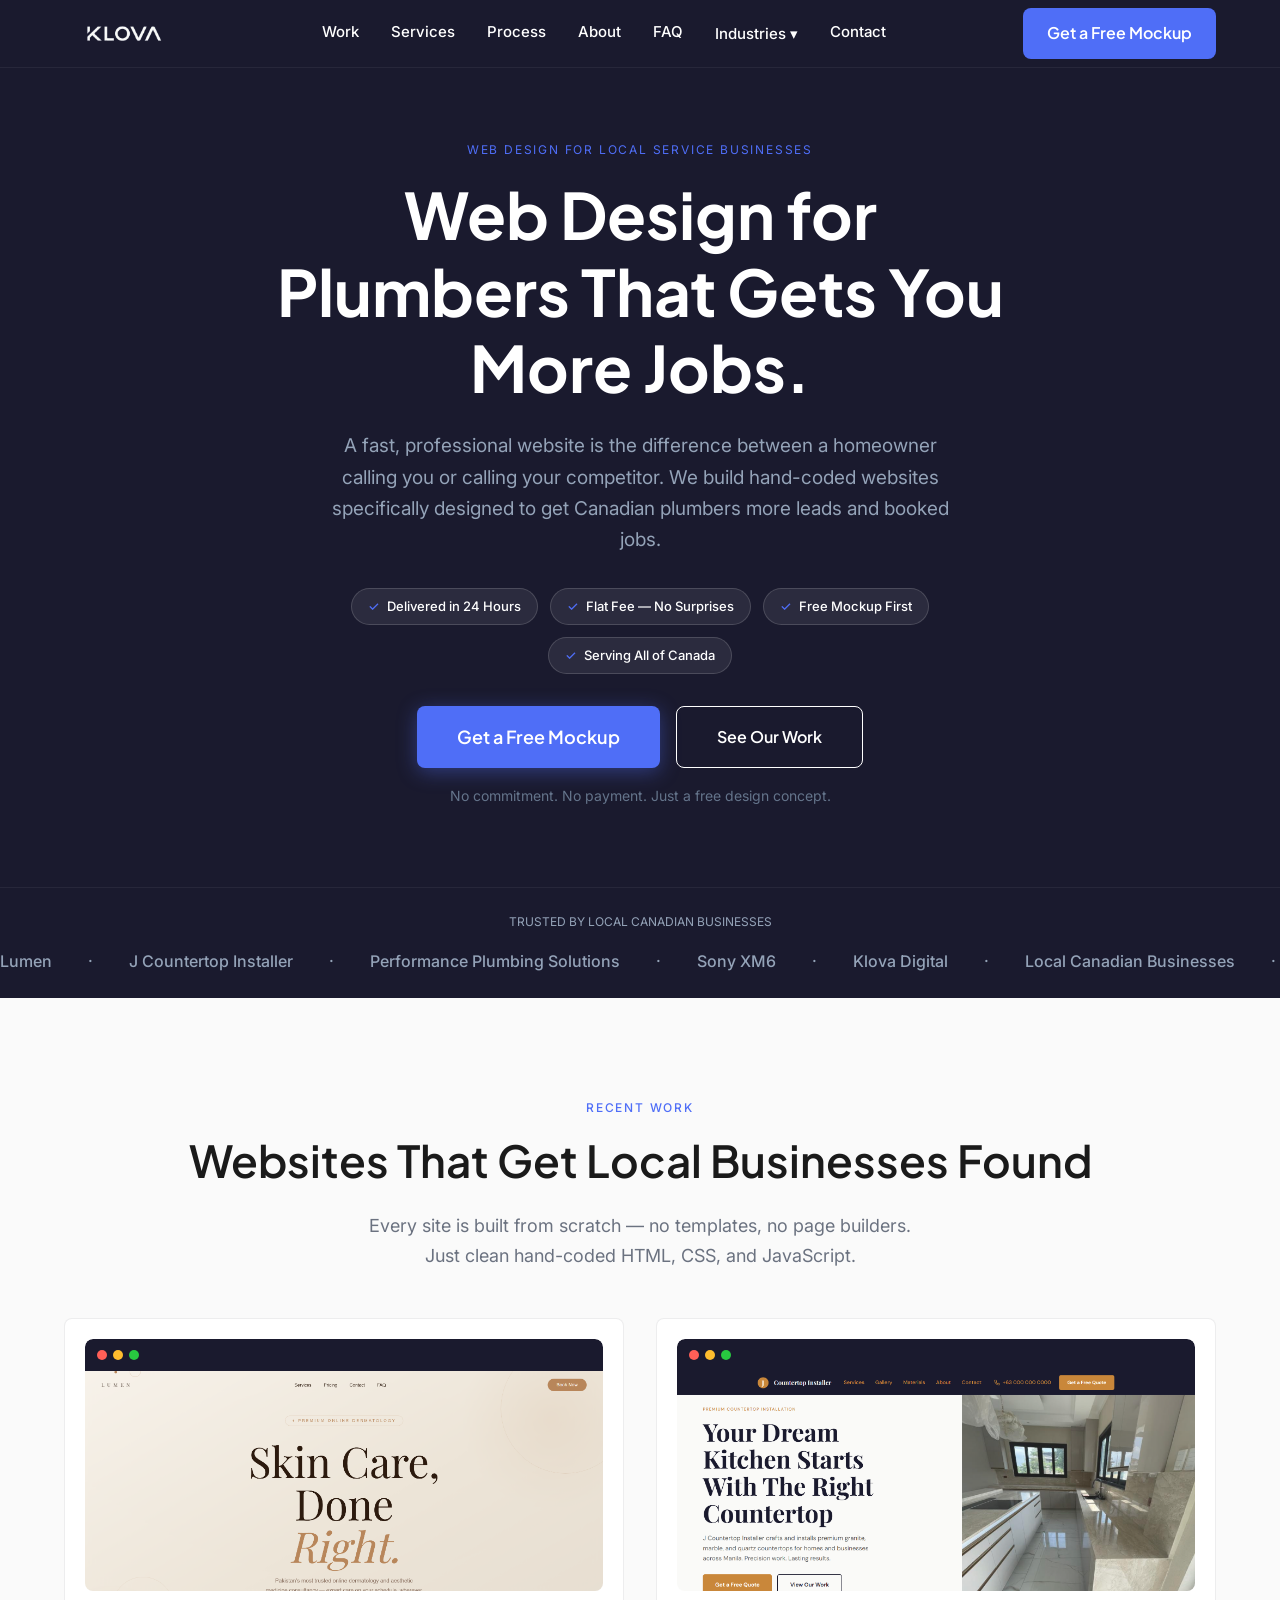
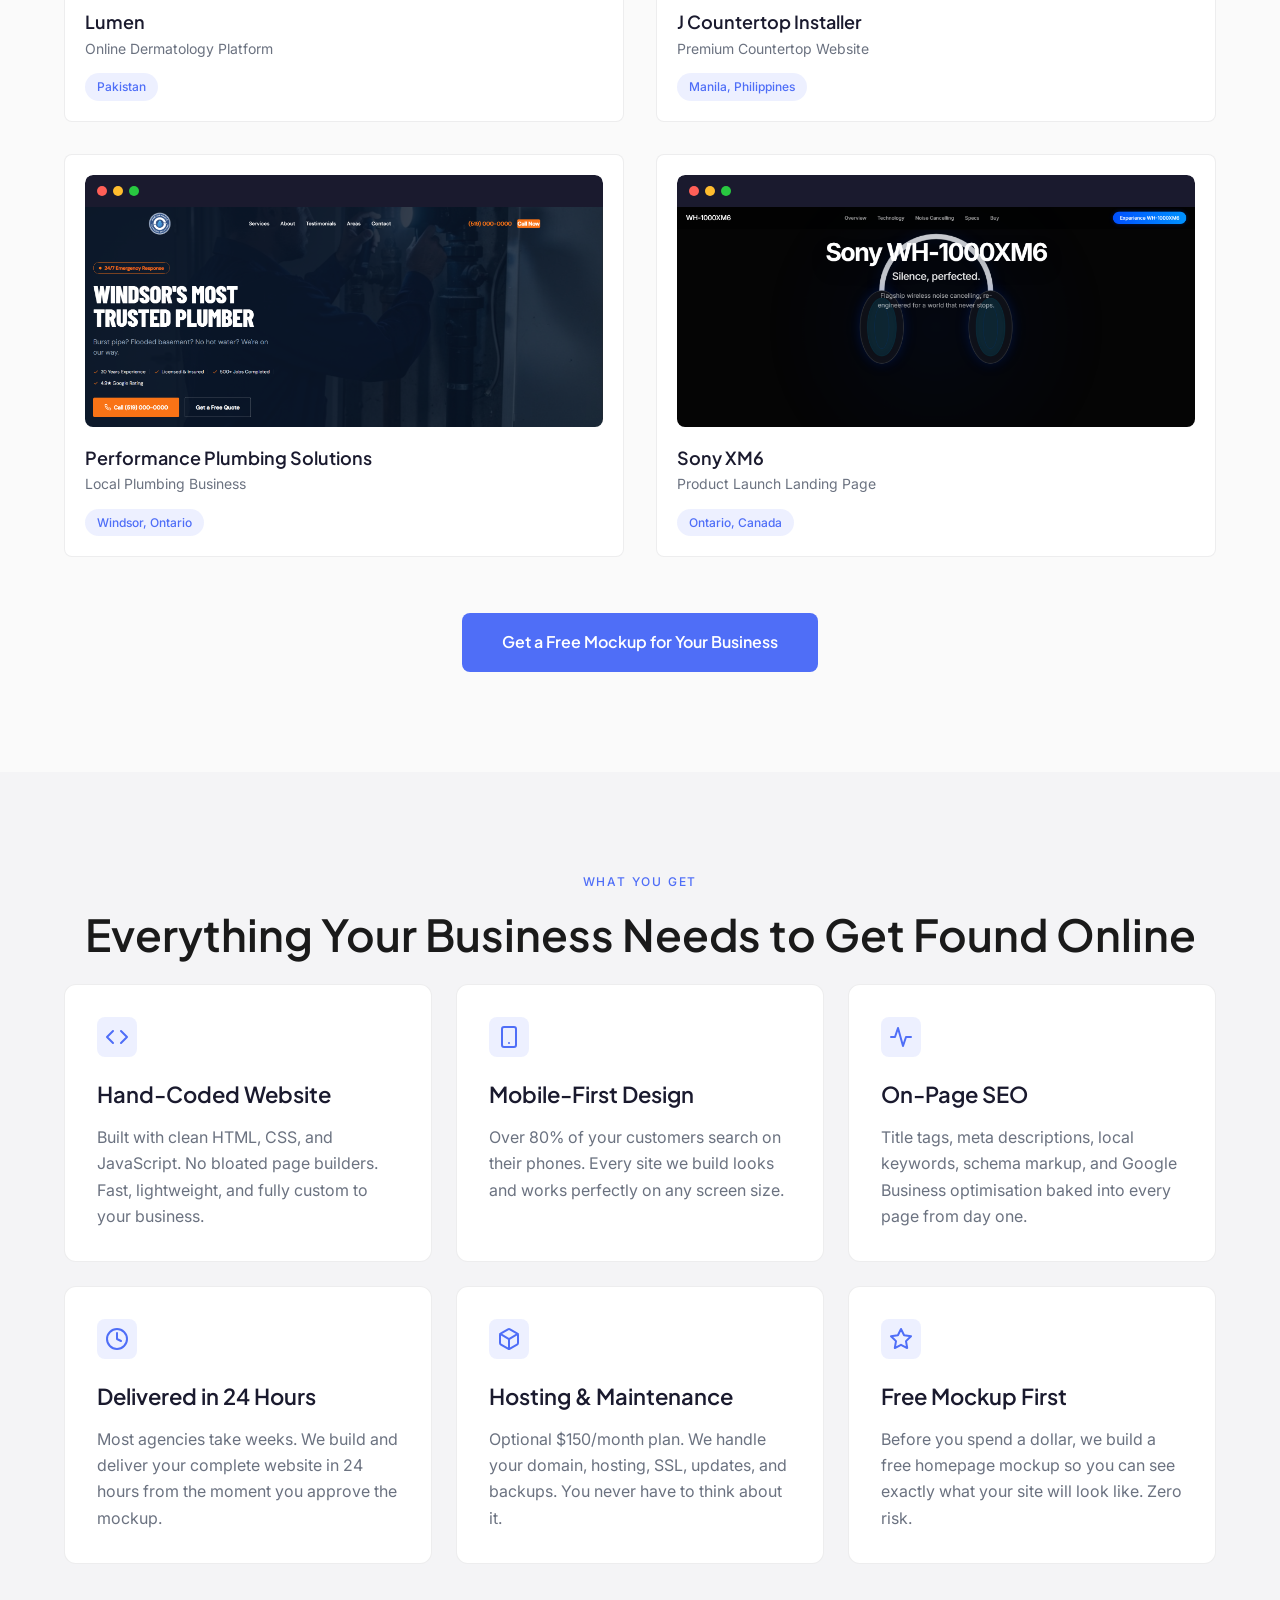
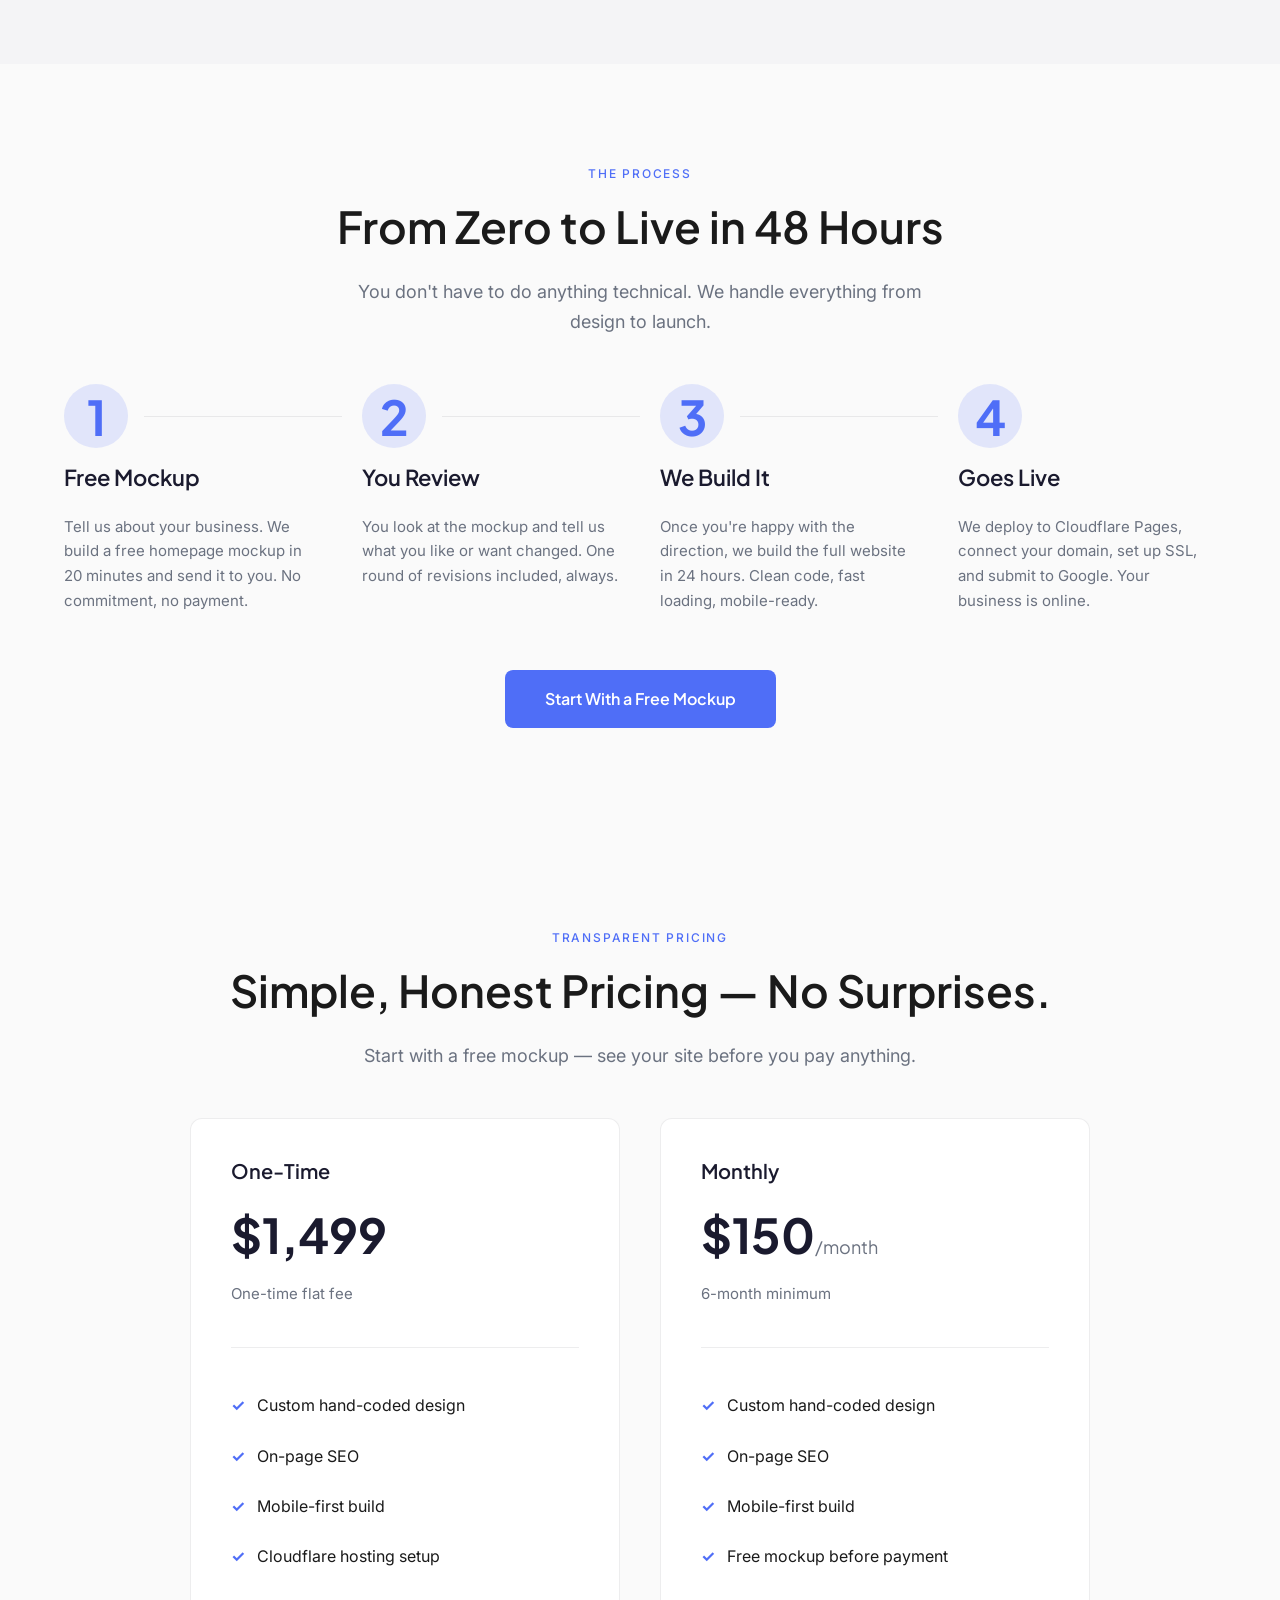
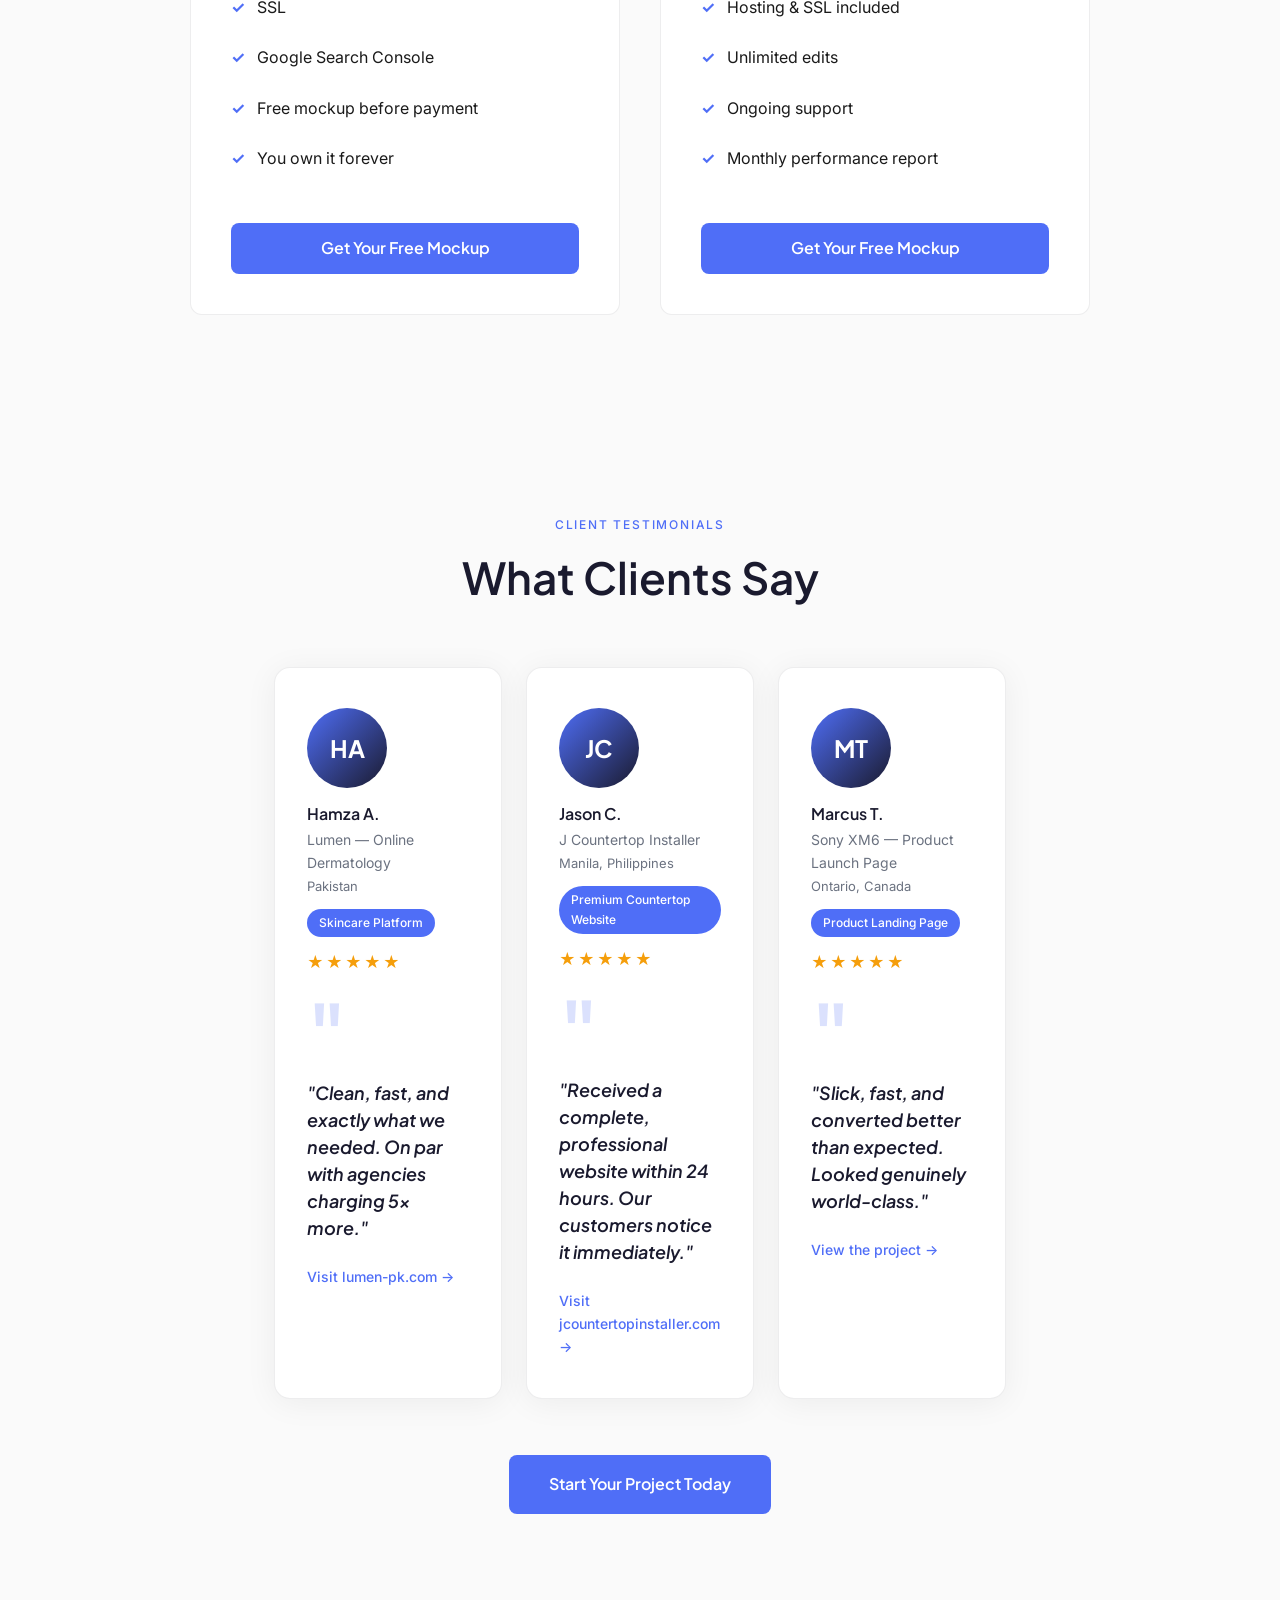
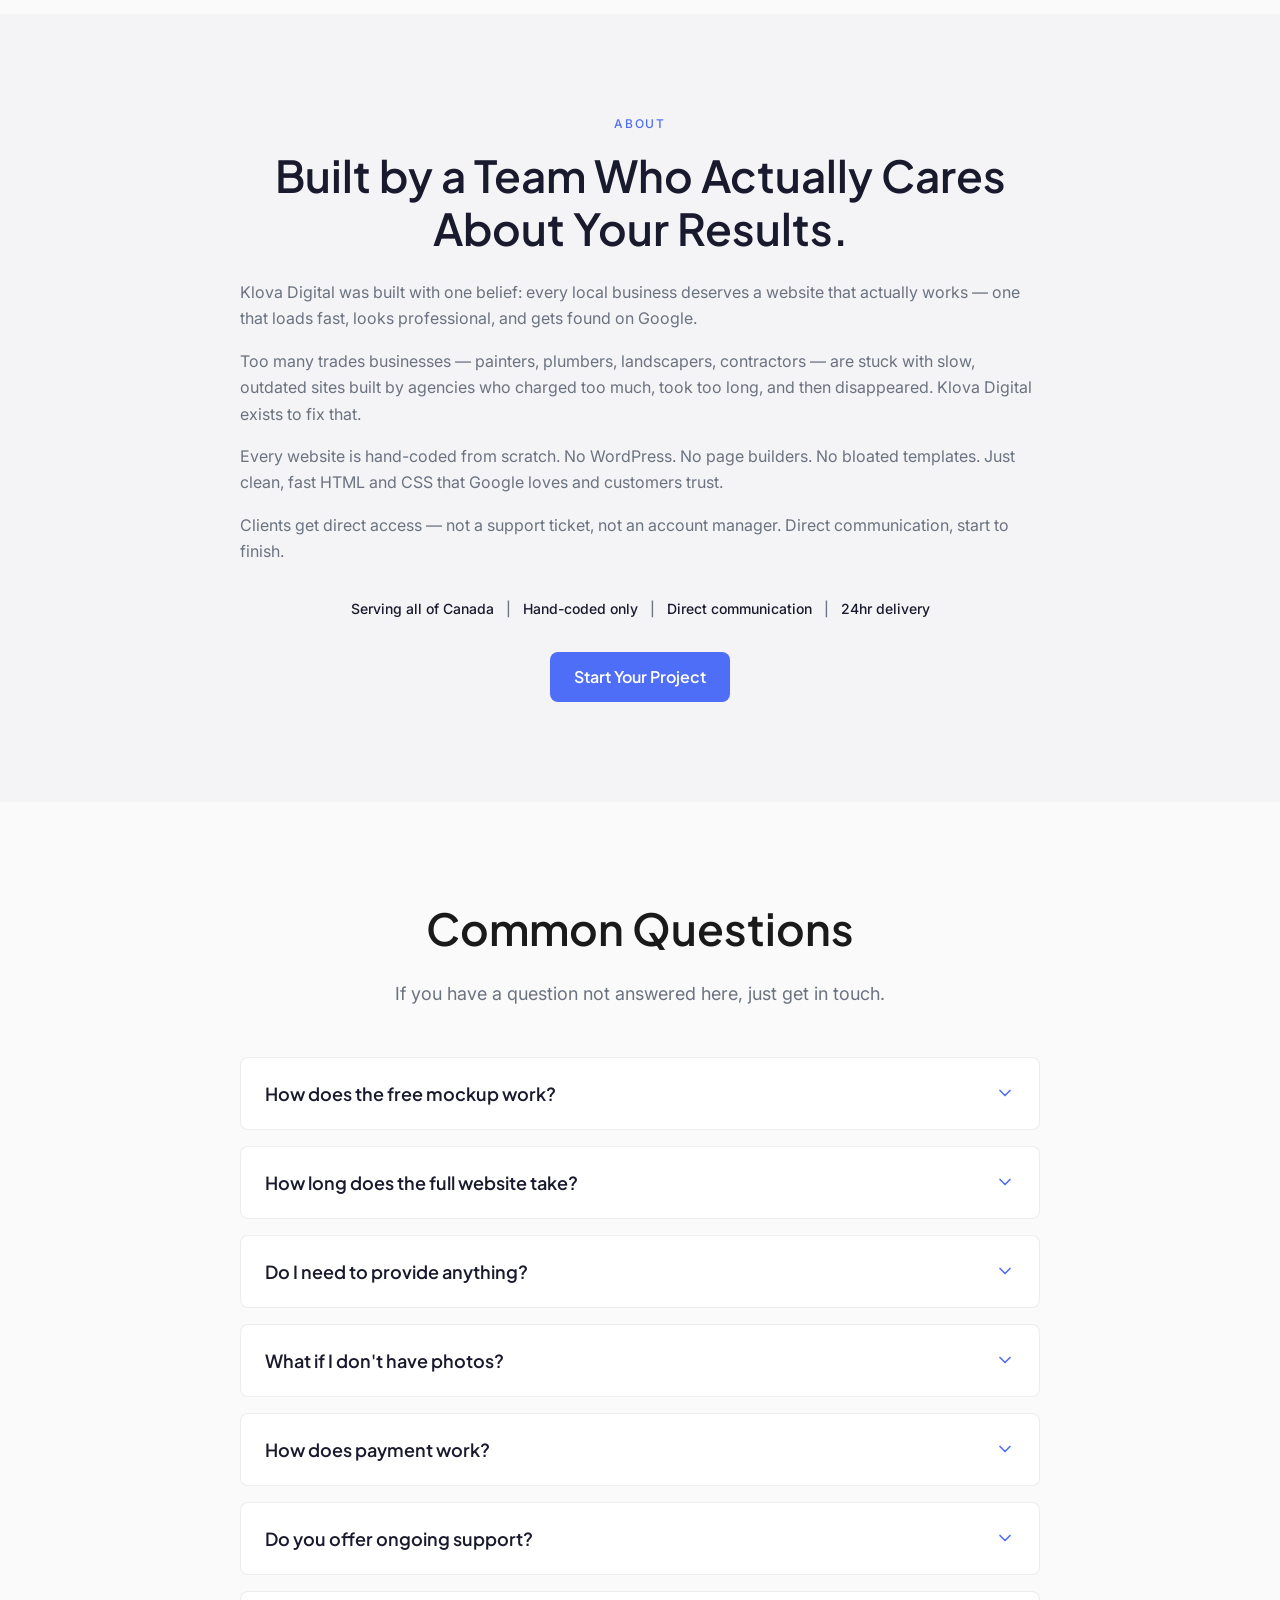
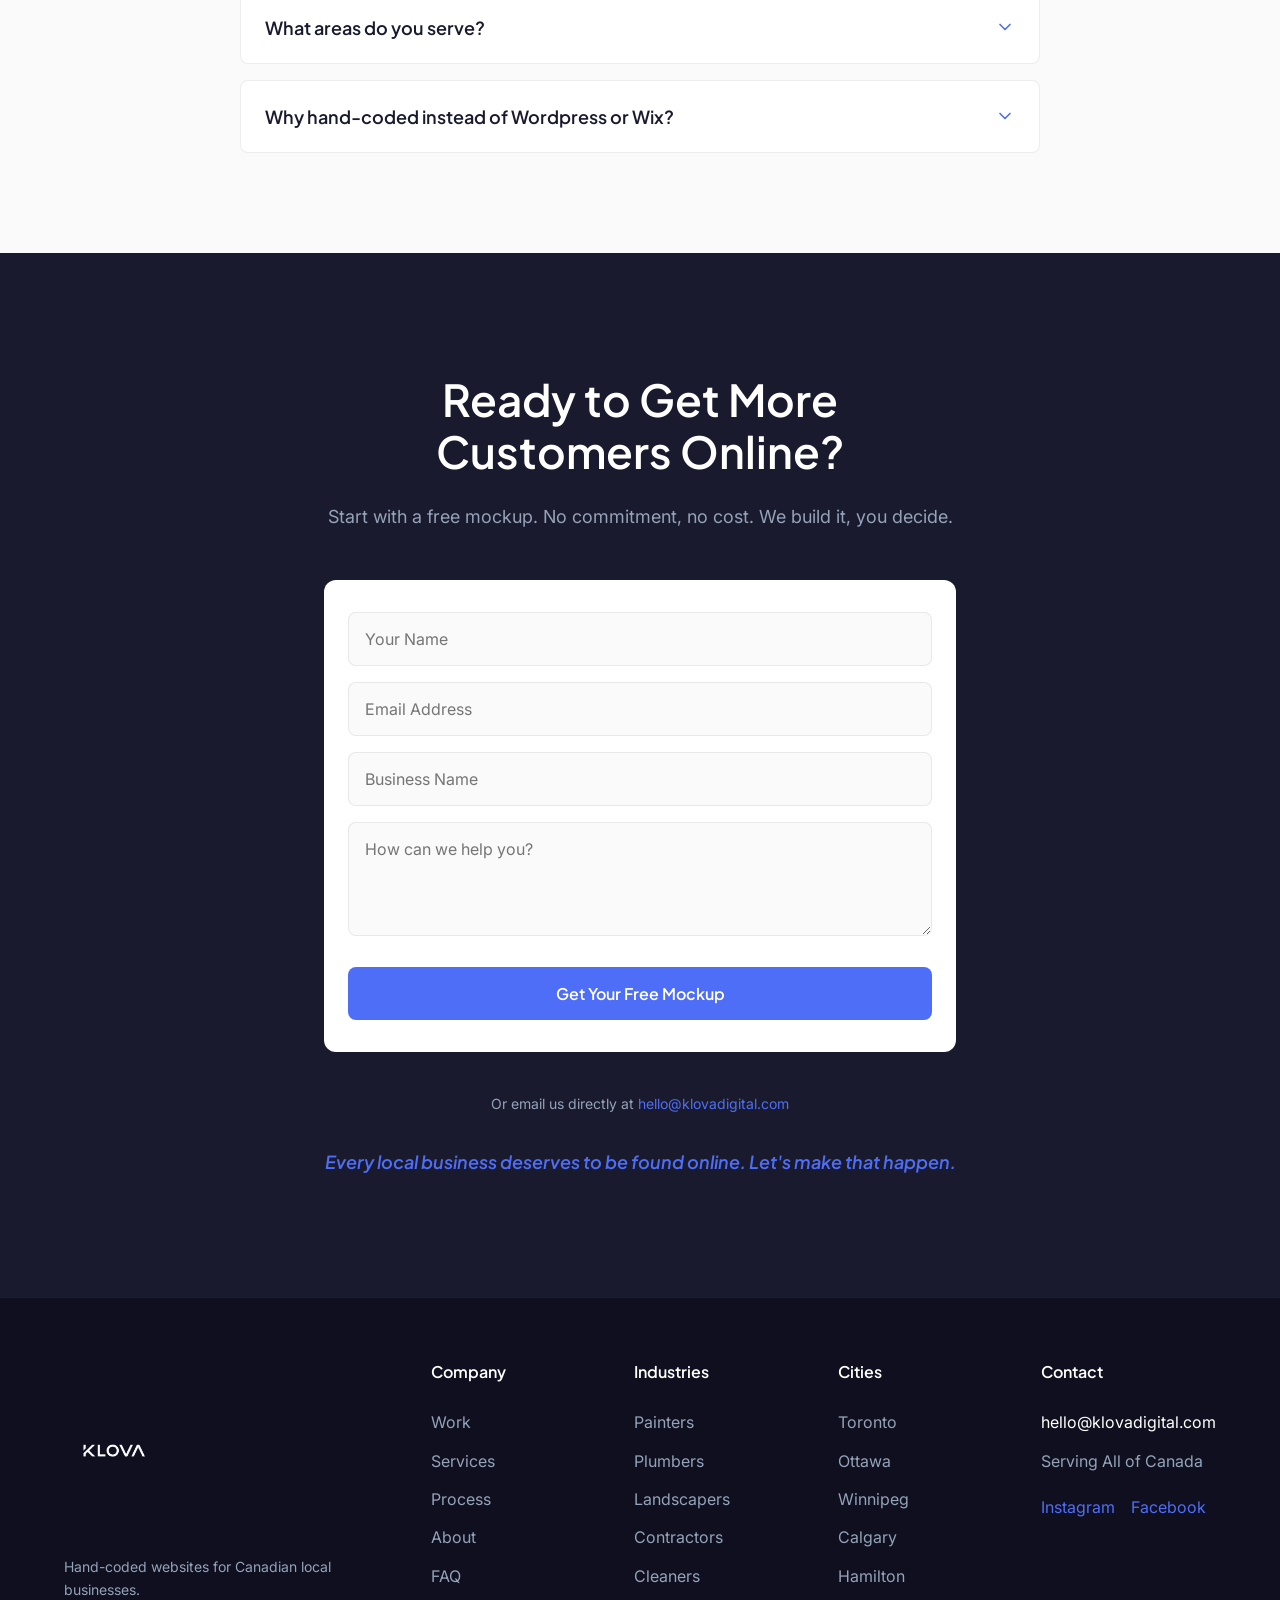
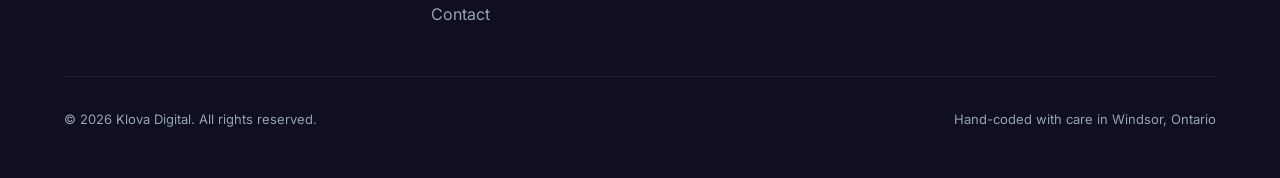
<file: web-design-for-plumbers.html>
<!DOCTYPE html>
<html lang="en-CA">

<head>
  <meta charset="UTF-8">
  <meta name="viewport" content="width=device-width, initial-scale=1.0">
  <title>Web Design for Plumbers Canada | Klova Digital</title>
  <meta name="description"
    content="Hand-coded websites for Canadian plumbers businesses. Fast, SEO-ready, delivered in 24hrs. Free mockup before any payment." />
  <meta name="keywords"
    content="web design Canada, website designer Canada, local business website Canada, affordable web design Canada, web design for contractors Canada, small business website Canada" />
  <link rel="canonical" href="https://www.klovadigital.com/" />
  <meta property="og:title" content="Web Design for Local Service Businesses Canada | Klova Digital" />
  <meta property="og:description"
    content="Fast, hand-coded websites for Canadian local businesses. Free mockup first. $1,499 flat fee." />
  <meta property="og:type" content="website" />
  <link rel="icon" type="image/png" href="images/favicon.png" />
  <link rel="apple-touch-icon" href="images/favicon.png" />

  <script type="application/ld+json">
  {
    "@context": "https://schema.org",
    "@type": "ProfessionalService",
    "name": "Klova Digital",
    "description": "Web design agency building fast, modern websites for local Ontario businesses.",
    "url": "https://www.klovadigital.com",
    "email": "hello@klovadigital.com",
    "address": {
      "@type": "PostalAddress",
      "addressLocality": "Windsor",
      "addressRegion": "ON",
      "addressCountry": "CA"
    },
    "areaServed": "Ontario, Canada",
    "priceRange": "$$"
  }
  </script>

  <link rel="preconnect" href="https://fonts.googleapis.com">
  <link rel="preconnect" href="https://fonts.gstatic.com" crossorigin>
  <link
    href="https://fonts.googleapis.com/css2?family=Inter:wght@400;500&family=Plus+Jakarta+Sans:ital,wght@0,600;0,700;1,600&display=swap"
    rel="stylesheet">

  <link rel="stylesheet" href="css/style.css">
  <script src="js/main.js" defer></script>
</head>

<body>

  <!-- SECTION 1: STICKY NAVIGATION -->
  <nav class="navbar" id="navbar">
    <div class="nav-container">
      <a href="#" class="nav-logo" aria-label="Klova Digital Home">
        <img src="images/klova-logo2.png" alt="Klova Digital Logo" width="120" height="auto">
      </a>
      <div class="nav-links">
        <a href="#work" class="nav-link">Work</a>
        <a href="#services" class="nav-link">Services</a>
        <a href="#process" class="nav-link">Process</a>
        <a href="#about" class="nav-link">About</a>
        <a href="#faq" class="nav-link">FAQ</a>
        <div class="nav-dropdown">
          <button class="nav-link dropdown-toggle" aria-expanded="false">Industries ▾</button>
          <div class="dropdown-menu">
            <a href="web-design-for-painters.html">Painters</a>
            <a href="web-design-for-plumbers.html">Plumbers</a>
            <a href="web-design-for-landscapers.html">Landscapers</a>
            <a href="web-design-for-contractors.html">Contractors</a>
            <a href="web-design-for-cleaners.html">Cleaners</a>
          </div>
        </div>
        <a href="#contact" class="nav-link">Contact</a>
      </div>
      <div class="nav-right">
        <a href="#contact" class="btn btn-primary nav-btn">Get a Free Mockup</a>
        <button class="mobile-menu-toggle" aria-label="Open menu">
          <span class="hamburger"></span>
        </button>
      </div>
    </div>
  </nav>

  <!-- Mobile Drawer -->
  <div class="mobile-drawer" id="mobileDrawer">
    <div class="mobile-links">
      <a href="#work" class="mobile-link">Work</a>
      <a href="#services" class="mobile-link">Services</a>
      <a href="#process" class="mobile-link">Process</a>
      <a href="#about" class="mobile-link">About</a>
      <a href="#faq" class="mobile-link">FAQ</a>
      <a href="#contact" class="mobile-link">Contact</a>
      <a href="#contact" class="btn btn-primary mobile-cta">Get a Free Mockup</a>
    </div>
  </div>

  <main>
    <!-- SECTION 2: HERO -->
    <section class="hero" id="home">
      <div class="container hero-container">
        <span class="small-label">WEB DESIGN FOR LOCAL SERVICE BUSINESSES</span>
        <h1 class="hero-title">Web Design for Plumbers That Gets You More Jobs.</h1>
        <p class="hero-subtitle">
          A fast, professional website is the difference between a homeowner calling you or calling your competitor. We build hand-coded websites specifically designed to get Canadian plumbers more leads and booked jobs.
        </p>

        <div class="trust-badges">
          <div class="badge">
            <span class="badge-icon">✓</span> Delivered in 24 Hours
          </div>
          <div class="badge">
            <span class="badge-icon">✓</span> Flat Fee — No Surprises
          </div>
          <div class="badge">
            <span class="badge-icon">✓</span> Free Mockup First
          </div>
          <div class="badge">
            <span class="badge-icon">✓</span> Serving All of Canada
          </div>
        </div>

        <div class="hero-buttons">
          <a href="#contact" class="btn btn-primary btn-large hero-cta-primary">Get a Free Mockup</a>
          <a href="#work" class="btn btn-outline btn-large">See Our Work</a>
        </div>
        <p class="hero-commitment">No commitment. No payment. Just a free design concept.</p>
      </div>

      <div class="client-strip">
        <p class="strip-label">TRUSTED BY LOCAL CANADIAN BUSINESSES</p>
        <div class="scroll-container">
          <div class="scroll-content">
            <!-- Duplicate for infinite scroll -->
            <span>Lumen</span> <span class="dot">·</span>
            <span>J Countertop Installer</span> <span class="dot">·</span>
            <span>Performance Plumbing Solutions</span> <span class="dot">·</span>
            <span>Sony XM6</span> <span class="dot">·</span>
            <span>Klova Digital</span> <span class="dot">·</span>
            <span>Local Canadian Businesses</span> <span class="dot">·</span>
            <span>Lumen</span> <span class="dot">·</span>
            <span>J Countertop Installer</span> <span class="dot">·</span>
            <span>Performance Plumbing Solutions</span> <span class="dot">·</span>
            <span>Sony XM6</span> <span class="dot">·</span>
            <span>Klova Digital</span> <span class="dot">·</span>
            <span>Local Canadian Businesses</span>
          </div>
        </div>
      </div>
    </section>

    <!-- SECTION 3: WORK / PORTFOLIO -->
    <section class="work section-padding" id="work">
      <div class="container">
        <div class="section-header center reveal">
          <span class="section-label">RECENT WORK</span>
          <h2>Websites That Get Local Businesses Found</h2>
          <p class="section-subtext">Every site is built from scratch — no templates, no page builders. Just clean
            hand-coded HTML, CSS, and JavaScript.</p>
        </div>

        <div class="work-grid">
          <a href="https://www.lumen-pk.com" target="_blank" rel="noopener noreferrer" class="work-card reveal">
            <div class="browser-frame">
              <div class="browser-dots">
                <span class="dot red"></span>
                <span class="dot yellow"></span>
                <span class="dot green"></span>
              </div>
              <img src="./images/lumen-preview.PNG" alt="Lumen Website Preview" width="800" height="450" loading="lazy"
                class="work-preview-img">
            </div>
            <div class="work-info">
              <h3 class="work-title">Lumen</h3>
              <p class="work-type">Online Dermatology Platform</p>
              <span class="location-tag">Pakistan</span>
            </div>
            <div class="visit-site-badge">Visit Site →</div>
          </a>

          <a href="https://pxxrth.github.io/J-countertop/" target="_blank" rel="noopener noreferrer"
            class="work-card reveal">
            <div class="browser-frame">
              <div class="browser-dots">
                <span class="dot red"></span>
                <span class="dot yellow"></span>
                <span class="dot green"></span>
              </div>
              <img src="./images/JCT-preview.PNG" alt="J Countertop Installer Website Preview" width="800" height="450"
                loading="lazy" class="work-preview-img">
            </div>
            <div class="work-info">
              <h3 class="work-title">J Countertop Installer</h3>
              <p class="work-type">Premium Countertop Website</p>
              <span class="location-tag">Manila, Philippines</span>
            </div>
            <div class="visit-site-badge">Visit Site →</div>
          </a>

          <a href="https://www.performanceplumbingsolutions.com" target="_blank" rel="noopener noreferrer"
            class="work-card reveal">
            <div class="browser-frame">
              <div class="browser-dots">
                <span class="dot red"></span>
                <span class="dot yellow"></span>
                <span class="dot green"></span>
              </div>
              <img src="./images/pps-preview.PNG" alt="Performance Plumbing Solutions Website Preview" width="800"
                height="450" loading="lazy" class="work-preview-img">
            </div>
            <div class="work-info">
              <h3 class="work-title">Performance Plumbing Solutions</h3>
              <p class="work-type">Local Plumbing Business</p>
              <span class="location-tag">Windsor, Ontario</span>
            </div>
            <div class="visit-site-badge">Visit Site →</div>
          </a>

          <a href="#" target="_blank" rel="noopener noreferrer" class="work-card reveal">
            <div class="browser-frame">
              <div class="browser-dots">
                <span class="dot red"></span>
                <span class="dot yellow"></span>
                <span class="dot green"></span>
              </div>
              <img src="./images/sony-preview.PNG" alt="Sony XM6 Website Preview" width="800" height="450" loading="lazy"
                class="work-preview-img">
            </div>
            <div class="work-info">
              <h3 class="work-title">Sony XM6</h3>
              <p class="work-type">Product Launch Landing Page</p>
              <span class="location-tag">Ontario, Canada</span>
            </div>
            <div class="visit-site-badge">Visit Site →</div>
          </a>
        </div>

        <div class="center-cta reveal">
          <a href="#contact" class="btn btn-primary btn-large">Get a Free Mockup for Your Business</a>
        </div>
      </div>
    </section>

    <!-- SECTION 4: SERVICES -->
    <section class="services section-padding" id="services">
      <div class="container">
        <div class="section-header center reveal">
          <span class="section-label">WHAT YOU GET</span>
          <h2>Everything Your Business Needs to Get Found Online</h2>
        </div>

        <div class="service-grid">
          <div class="service-card reveal">
            <div class="service-icon">
              <svg width="24" height="24" viewBox="0 0 24 24" fill="none" stroke="#4F6EF7" stroke-width="2"
                stroke-linecap="round" stroke-linejoin="round">
                <path d="M16 18l6-6-6-6M8 6l-6 6 6 6" />
              </svg>
            </div>
            <h3>Hand-Coded Website</h3>
            <p>Built with clean HTML, CSS, and JavaScript. No bloated page builders. Fast, lightweight, and fully custom
              to your business.</p>
          </div>

          <div class="service-card reveal">
            <div class="service-icon">
              <svg width="24" height="24" viewBox="0 0 24 24" fill="none" stroke="#4F6EF7" stroke-width="2"
                stroke-linecap="round" stroke-linejoin="round">
                <rect x="5" y="2" width="14" height="20" rx="2" ry="2" />
                <line x1="12" y1="18" x2="12.01" y2="18" />
              </svg>
            </div>
            <h3>Mobile-First Design</h3>
            <p>Over 80% of your customers search on their phones. Every site we build looks and works perfectly on any
              screen size.</p>
          </div>

          <div class="service-card reveal">
            <div class="service-icon">
              <svg width="24" height="24" viewBox="0 0 24 24" fill="none" stroke="#4F6EF7" stroke-width="2"
                stroke-linecap="round" stroke-linejoin="round">
                <path d="M2 12h4l3-9 5 18 3-9h5" />
              </svg>
            </div>
            <h3>On-Page SEO</h3>
            <p>Title tags, meta descriptions, local keywords, schema markup, and Google Business optimisation baked into
              every page from day one.</p>
          </div>

          <div class="service-card reveal">
            <div class="service-icon">
              <svg width="24" height="24" viewBox="0 0 24 24" fill="none" stroke="#4F6EF7" stroke-width="2"
                stroke-linecap="round" stroke-linejoin="round">
                <circle cx="12" cy="12" r="10" />
                <polyline points="12 6 12 12 16 14" />
              </svg>
            </div>
            <h3>Delivered in 24 Hours</h3>
            <p>Most agencies take weeks. We build and deliver your complete website in 24 hours from the moment you
              approve the mockup.</p>
          </div>

          <div class="service-card reveal">
            <div class="service-icon">
              <svg width="24" height="24" viewBox="0 0 24 24" fill="none" stroke="#4F6EF7" stroke-width="2"
                stroke-linecap="round" stroke-linejoin="round">
                <path
                  d="M21 16V8a2 2 0 0 0-1-1.73l-7-4a2 2 0 0 0-2 0l-7 4A2 2 0 0 0 3 8v8a2 2 0 0 0 1 1.73l7 4a2 2 0 0 0 2 0l7-4A2 2 0 0 0 21 16z" />
                <polyline points="3.27 6.96 12 12.01 20.73 6.96" />
                <line x1="12" y1="22.08" x2="12" y2="12" />
              </svg>
            </div>
            <h3>Hosting & Maintenance</h3>
            <p>Optional $150/month plan. We handle your domain, hosting, SSL, updates, and backups. You never have to
              think about it.</p>
          </div>

          <div class="service-card reveal">
            <div class="service-icon">
              <svg width="24" height="24" viewBox="0 0 24 24" fill="none" stroke="#4F6EF7" stroke-width="2"
                stroke-linecap="round" stroke-linejoin="round">
                <polygon
                  points="12 2 15.09 8.26 22 9.27 17 14.14 18.18 21.02 12 17.77 5.82 21.02 7 14.14 2 9.27 8.91 8.26 12 2" />
              </svg>
            </div>
            <h3>Free Mockup First</h3>
            <p>Before you spend a dollar, we build a free homepage mockup so you can see exactly what your site will look
              like. Zero risk.</p>
          </div>
        </div>
      </div>
    </section>

    <!-- SECTION 5: THE PROCESS -->
    <section class="process section-padding" id="process">
      <div class="container">
        <div class="section-header center reveal">
          <span class="section-label">THE PROCESS</span>
          <h2>From Zero to Live in 48 Hours</h2>
          <p class="section-subtext">You don't have to do anything technical. We handle everything from design to launch.
          </p>
        </div>

        <div class="timeline reveal">
          <div class="timeline-step">
            <div class="step-number">1</div>
            <h3>Free Mockup</h3>
            <p>Tell us about your business. We build a free homepage mockup in 20 minutes and send it to you. No
              commitment, no payment.</p>
          </div>
          <div class="timeline-step">
            <div class="step-number">2</div>
            <h3>You Review</h3>
            <p>You look at the mockup and tell us what you like or want changed. One round of revisions included,
              always.</p>
          </div>
          <div class="timeline-step">
            <div class="step-number">3</div>
            <h3>We Build It</h3>
            <p>Once you're happy with the direction, we build the full website in 24 hours. Clean code, fast loading,
              mobile-ready.</p>
          </div>
          <div class="timeline-step">
            <div class="step-number">4</div>
            <h3>Goes Live</h3>
            <p>We deploy to Cloudflare Pages, connect your domain, set up SSL, and submit to Google. Your business is
              online.</p>
          </div>
        </div>

        <div class="center-cta reveal">
          <a href="#contact" class="btn btn-primary btn-large">Start With a Free Mockup</a>
        </div>
      </div>
    </section>

    <!-- SECTION 6: PRICING -->
    <section class="pricing section-padding" id="pricing">
      <div class="container reveal">
        <div class="section-header center">
          <span class="section-label">TRANSPARENT PRICING</span>
          <h2>Simple, Honest Pricing — No Surprises.</h2>
          <p class="section-subtext">Start with a free mockup — see your site before you pay anything.</p>
        </div>

        <div class="pricing-grid">
          <!-- LEFT CARD -->
          <div class="pricing-card">
            <div class="pricing-header">
              <h3>One-Time</h3>
              <div class="price">$1,499</div>
              <p class="pricing-subtext">One-time flat fee</p>
            </div>
            <ul class="pricing-features">
              <li>Custom hand-coded design</li>
              <li>On-page SEO</li>
              <li>Mobile-first build</li>
              <li>Cloudflare hosting setup</li>
              <li>SSL</li>
              <li>Google Search Console</li>
              <li>Free mockup before payment</li>
              <li>You own it forever</li>
            </ul>
            <a href="#contact" class="btn btn-primary pricing-btn">Get Your Free Mockup</a>
          </div>

          <!-- RIGHT CARD -->
          <div class="pricing-card">
            <div class="pricing-header">
              <h3>Monthly</h3>
              <div class="price">$150<span>/month</span></div>
              <p class="pricing-subtext">6-month minimum</p>
            </div>
            <ul class="pricing-features">
              <li>Custom hand-coded design</li>
              <li>On-page SEO</li>
              <li>Mobile-first build</li>
              <li>Free mockup before payment</li>
              <li>Hosting & SSL included</li>
              <li>Unlimited edits</li>
              <li>Ongoing support</li>
              <li>Monthly performance report</li>
            </ul>
            <a href="#contact" class="btn btn-primary pricing-btn">Get Your Free Mockup</a>
          </div>
        </div>
      </div>
    </section>

    <!-- SECTION 7: TESTIMONIALS -->
    <section class="reviews section-padding" id="reviews">
      <div class="container reviews-container">
        <div class="section-header center reveal">
          <span class="section-label">CLIENT TESTIMONIALS</span>
          <h2 class="reviews-heading">What Clients Say</h2>
        </div>

        <div class="testimonial-list reveal">
          <!-- CARD 1 -->
          <div class="testimonial-card">
            <div class="testimonial-left">
              <div class="client-photo placeholder-photo">
                <span class="initials">HA</span>
              </div>
              <h4 class="client-name">Hamza A.</h4>
              <p class="client-business">Lumen — Online Dermatology</p>
              <p class="client-location">Pakistan</p>
              <span class="project-tag">Skincare Platform</span>
              <div class="stars">★★★★★</div>
            </div>
            <div class="testimonial-right">
              <div class="large-quote-mark">"</div>
              <p class="pull-quote">"Clean, fast, and exactly what we needed. On par with agencies charging 5x more."
              </p>
              <a href="https://www.lumen-pk.com" class="read-story-link" target="_blank" rel="noopener">Visit
                lumen-pk.com →</a>
            </div>
          </div>

          <!-- CARD 2 -->
          <div class="testimonial-card">
            <div class="testimonial-left">
              <div class="client-photo placeholder-photo">
                <span class="initials">JC</span>
              </div>
              <h4 class="client-name">Jason C.</h4>
              <p class="client-business">J Countertop Installer</p>
              <p class="client-location">Manila, Philippines</p>
              <span class="project-tag">Premium Countertop Website</span>
              <div class="stars">★★★★★</div>
            </div>
            <div class="testimonial-right">
              <div class="large-quote-mark">"</div>
              <p class="pull-quote">"Received a complete, professional website within 24 hours. Our customers notice it
                immediately."</p>
              <a href="https://pxxrth.github.io/J-countertop/" class="read-story-link" target="_blank"
                rel="noopener">Visit jcountertopinstaller.com →</a>
            </div>
          </div>

          <!-- CARD 3 -->
          <div class="testimonial-card">
            <div class="testimonial-left">
              <div class="client-photo placeholder-photo">
                <span class="initials">MT</span>
              </div>
              <h4 class="client-name">Marcus T.</h4>
              <p class="client-business">Sony XM6 — Product Launch Page</p>
              <p class="client-location">Ontario, Canada</p>
              <span class="project-tag">Product Landing Page</span>
              <div class="stars">★★★★★</div>
            </div>
            <div class="testimonial-right">
              <div class="large-quote-mark">"</div>
              <p class="pull-quote">"Slick, fast, and converted better than expected. Looked genuinely world-class."</p>
              <a href="#work" class="read-story-link">View the project →</a>
            </div>
          </div>
        </div>

        <div class="center-cta reveal">
          <a href="#contact" class="btn btn-primary btn-large">Start Your Project Today</a>
        </div>
      </div>
    </section>

    <!-- SECTION 8: ABOUT -->
    <section class="about section-padding" id="about">
      <div class="container about-container reveal">
        <div class="about-content full-width">
          <span class="section-label">ABOUT</span>
          <h2>Built by a Team Who Actually Cares About Your Results.</h2>
          <div class="about-text">
            <p>Klova Digital was built with one belief: every local business deserves a website that actually works — one that loads fast, looks professional, and gets found on Google.</p>
            <p>Too many trades businesses — painters, plumbers, landscapers, contractors — are stuck with slow, outdated sites built by agencies who charged too much, took too long, and then disappeared. Klova Digital exists to fix that.</p>
            <p>Every website is hand-coded from scratch. No WordPress. No page builders. No bloated templates. Just clean, fast HTML and CSS that Google loves and customers trust.</p>
            <p>Clients get direct access — not a support ticket, not an account manager. Direct communication, start to finish.</p>
          </div>
          <div class="about-trust">
            <span>Serving all of Canada</span>
            <span class="divider">|</span>
            <span>Hand-coded only</span>
            <span class="divider">|</span>
            <span>Direct communication</span>
            <span class="divider">|</span>
            <span>24hr delivery</span>
          </div>
          <a href="#contact" class="btn btn-primary">Start Your Project</a>
        </div>
      </div>
    </section>

    <!-- SECTION 9: FAQ -->
    <section class="faq section-padding" id="faq">
      <div class="container faq-container">
        <div class="section-header center reveal">
          <h2>Common Questions</h2>
          <p class="section-subtext">If you have a question not answered here, just get in touch.</p>
        </div>

        <div class="accordion reveal">
          <div class="accordion-item">
            <button class="accordion-header" aria-expanded="false">
              How does the free mockup work?
              <span class="accordion-icon"><svg width="20" height="20" viewBox="0 0 24 24" fill="none"
                  stroke="currentColor" stroke-width="2" stroke-linecap="round" stroke-linejoin="round">
                  <polyline points="6 9 12 15 18 9"></polyline>
                </svg></span>
            </button>
            <div class="accordion-content">
              <p>You tell us about your business and we build a homepage concept in about 20 minutes and send it to you.
                No payment, no commitment. You only move forward if you love it.</p>
            </div>
          </div>

          <div class="accordion-item">
            <button class="accordion-header" aria-expanded="false">
              How long does the full website take?
              <span class="accordion-icon"><svg width="20" height="20" viewBox="0 0 24 24" fill="none"
                  stroke="currentColor" stroke-width="2" stroke-linecap="round" stroke-linejoin="round">
                  <polyline points="6 9 12 15 18 9"></polyline>
                </svg></span>
            </button>
            <div class="accordion-content">
              <p>Once you approve the mockup and pay the deposit, the full website is delivered within 24 hours. Most
                clients are live within 48 hours of first contact.</p>
            </div>
          </div>

          <div class="accordion-item">
            <button class="accordion-header" aria-expanded="false">
              Do I need to provide anything?
              <span class="accordion-icon"><svg width="20" height="20" viewBox="0 0 24 24" fill="none"
                  stroke="currentColor" stroke-width="2" stroke-linecap="round" stroke-linejoin="round">
                  <polyline points="6 9 12 15 18 9"></polyline>
                </svg></span>
            </button>
            <div class="accordion-content">
              <p>Just some basic info about your business — what you do, your phone number, any photos you have. We
                handle everything else including copy, SEO, and deployment.</p>
            </div>
          </div>

          <div class="accordion-item">
            <button class="accordion-header" aria-expanded="false">
              What if I don't have photos?
              <span class="accordion-icon"><svg width="20" height="20" viewBox="0 0 24 24" fill="none"
                  stroke="currentColor" stroke-width="2" stroke-linecap="round" stroke-linejoin="round">
                  <polyline points="6 9 12 15 18 9"></polyline>
                </svg></span>
            </button>
            <div class="accordion-content">
              <p>No problem. We can source appropriate images for your industry. Real photos of your work always look
                better if you have them though.</p>
            </div>
          </div>

          <div class="accordion-item">
            <button class="accordion-header" aria-expanded="false">
              How does payment work?
              <span class="accordion-icon"><svg width="20" height="20" viewBox="0 0 24 24" fill="none"
                  stroke="currentColor" stroke-width="2" stroke-linecap="round" stroke-linejoin="round">
                  <polyline points="6 9 12 15 18 9"></polyline>
                </svg></span>
            </button>
            <div class="accordion-content">
              <p>$250 deposit via e-transfer to confirm the project, and $1,249 on delivery once you approve the final
                site. No payment before you see and approve the work.</p>
            </div>
          </div>

          <div class="accordion-item">
            <button class="accordion-header" aria-expanded="false">
              Do you offer ongoing support?
              <span class="accordion-icon"><svg width="20" height="20" viewBox="0 0 24 24" fill="none"
                  stroke="currentColor" stroke-width="2" stroke-linecap="round" stroke-linejoin="round">
                  <polyline points="6 9 12 15 18 9"></polyline>
                </svg></span>
            </button>
            <div class="accordion-content">
              <p>Yes — the optional $150/month plan includes domain management, hosting, SSL, security, and small
                updates. Cancel any time.</p>
            </div>
          </div>

          <div class="accordion-item">
            <button class="accordion-header" aria-expanded="false">
              What areas do you serve?
              <span class="accordion-icon"><svg width="20" height="20" viewBox="0 0 24 24" fill="none"
                  stroke="currentColor" stroke-width="2" stroke-linecap="round" stroke-linejoin="round">
                  <polyline points="6 9 12 15 18 9"></polyline>
                </svg></span>
            </button>
            <div class="accordion-content">
              <p>We work with businesses across all of Canada — Toronto, Ottawa,
                Winnipeg, Calgary, Edmonton, Vancouver, Windsor, and everywhere in between. All work is done remotely.</p>
            </div>
          </div>

          <div class="accordion-item">
            <button class="accordion-header" aria-expanded="false">
              Why hand-coded instead of Wordpress or Wix?
              <span class="accordion-icon"><svg width="20" height="20" viewBox="0 0 24 24" fill="none"
                  stroke="currentColor" stroke-width="2" stroke-linecap="round" stroke-linejoin="round">
                  <polyline points="6 9 12 15 18 9"></polyline>
                </svg></span>
            </button>
            <div class="accordion-content">
              <p>Hand-coded sites load faster, rank better on Google, have zero plugin vulnerabilities, and never go
                down due to platform updates. It's simply a better product.</p>
            </div>
          </div>
        </div>
      </div>
    </section>

    <!-- SECTION 10: FINAL CTA & CONTACT -->
    <section class="final-cta section-padding" id="contact">
      <div class="container final-cta-container reveal">
        <h2>Ready to Get More Customers Online?</h2>
        <p class="final-subtext">Start with a free mockup. No commitment, no cost. We build it, you decide.</p>

        <div class="contact-form-wrapper">
          <form id="contactForm" class="contact-form" onsubmit="handleFormSubmit(event)">
            <div class="form-group">
              <label for="name" class="sr-only">Name</label>
              <input type="text" id="name" name="name" placeholder="Your Name" required>
            </div>
            <div class="form-group">
              <label for="email" class="sr-only">Email</label>
              <input type="email" id="email" name="email" placeholder="Email Address" required>
            </div>
            <div class="form-group">
              <label for="business" class="sr-only">Business Name</label>
              <input type="text" id="business" name="business" placeholder="Business Name" required>
            </div>
            <div class="form-group">
              <label for="message" class="sr-only">Message</label>
              <textarea id="message" name="message" placeholder="How can we help you?" rows="4" required></textarea>
            </div>
            <button type="submit" class="btn btn-primary btn-large form-submit">Get Your Free Mockup</button>
          </form>

          <div id="formSuccess" class="form-success hidden">
            <div class="success-icon">✓</div>
            <h3>Message Sent!</h3>
            <p>Thanks for reaching out. We'll get back to you with your free mockup shortly.</p>
          </div>
        </div>

        <p class="email-direct">Or email us directly at <a
            href="mailto:hello@klovadigital.com">hello@klovadigital.com</a></p>
        <p class="peak-end">Every local business deserves to be found online. Let's make that happen.</p>
      </div>
    </section>
  </main>

  <!-- SECTION 11: FOOTER -->
  <footer class="site-footer">
    <div class="container">
      <div class="footer-grid">
        <div class="footer-brand">
          <img src="images/klova-logo2.png" alt="Klova Digital Logo" width="100" height="auto" loading="lazy">
          <p>Hand-coded websites for Canadian local businesses.</p>
        </div>

        <div class="footer-links">
          <h4 class="footer-heading">Company</h4>
          <a href="#work">Work</a>
          <a href="#services">Services</a>
          <a href="#process">Process</a>
          <a href="#about">About</a>
          <a href="#faq">FAQ</a>
          <a href="#contact">Contact</a>
        </div>
        
        <div class="footer-links">
          <h4 class="footer-heading">Industries</h4>
          <a href="web-design-for-painters.html">Painters</a>
          <a href="web-design-for-plumbers.html">Plumbers</a>
          <a href="web-design-for-landscapers.html">Landscapers</a>
          <a href="web-design-for-contractors.html">Contractors</a>
          <a href="web-design-for-cleaners.html">Cleaners</a>
        </div>

        <div class="footer-links">
          <h4 class="footer-heading">Cities</h4>
          <a href="web-design-toronto.html">Toronto</a>
          <a href="web-design-ottawa.html">Ottawa</a>
          <a href="web-design-winnipeg.html">Winnipeg</a>
          <a href="web-design-calgary.html">Calgary</a>
          <a href="web-design-hamilton.html">Hamilton</a>
        </div>

        <div class="footer-contact">
          <h4 class="footer-heading">Contact</h4>
          <a href="mailto:hello@klovadigital.com">hello@klovadigital.com</a>
          <span>Serving All of Canada</span>
          <div class="social-links">
            <a href="#" aria-label="Instagram">Instagram</a>
            <a href="#" aria-label="Facebook">Facebook</a>
          </div>
        </div>
      </div>

      <div class="footer-bottom">
        <p>&copy; 2026 Klova Digital. All rights reserved.</p>
        <p>Hand-coded with care in Windsor, Ontario</p>
      </div>
    </div>
  </footer>

</body>

</html>
</file>
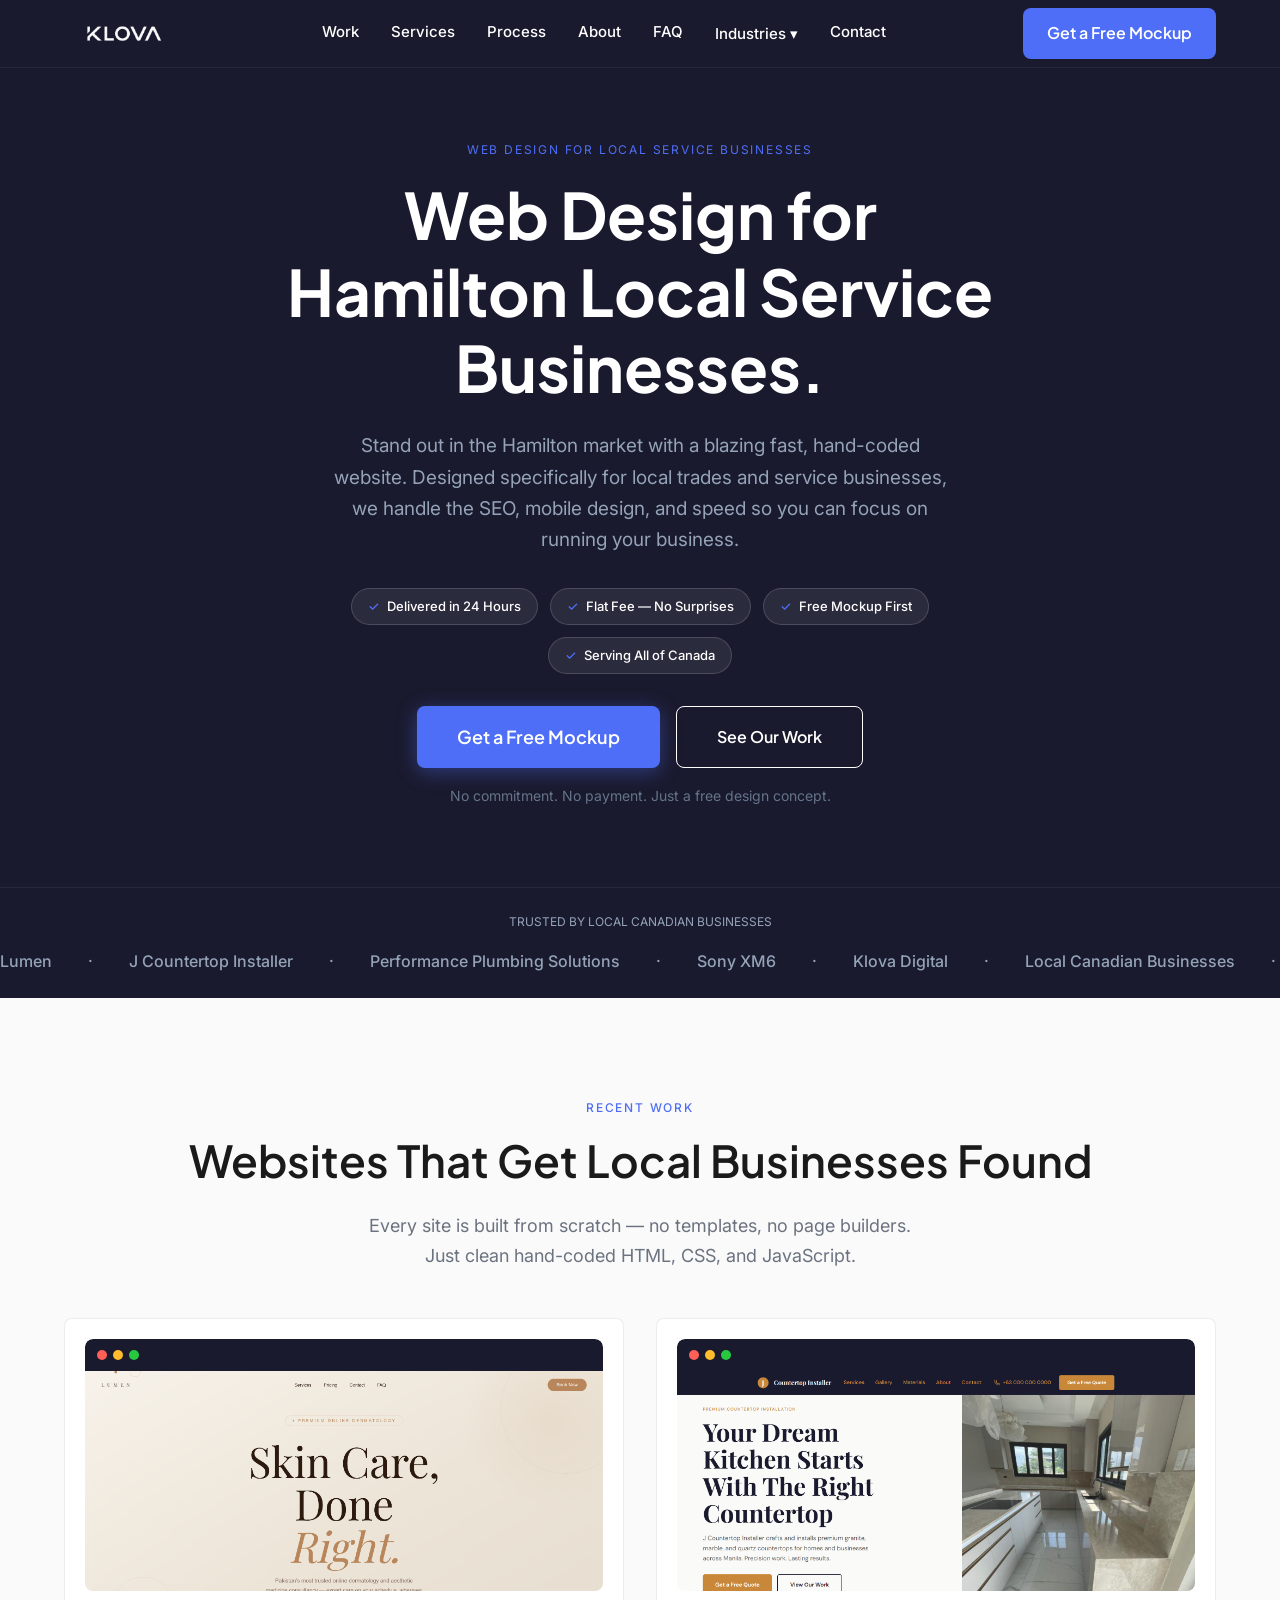
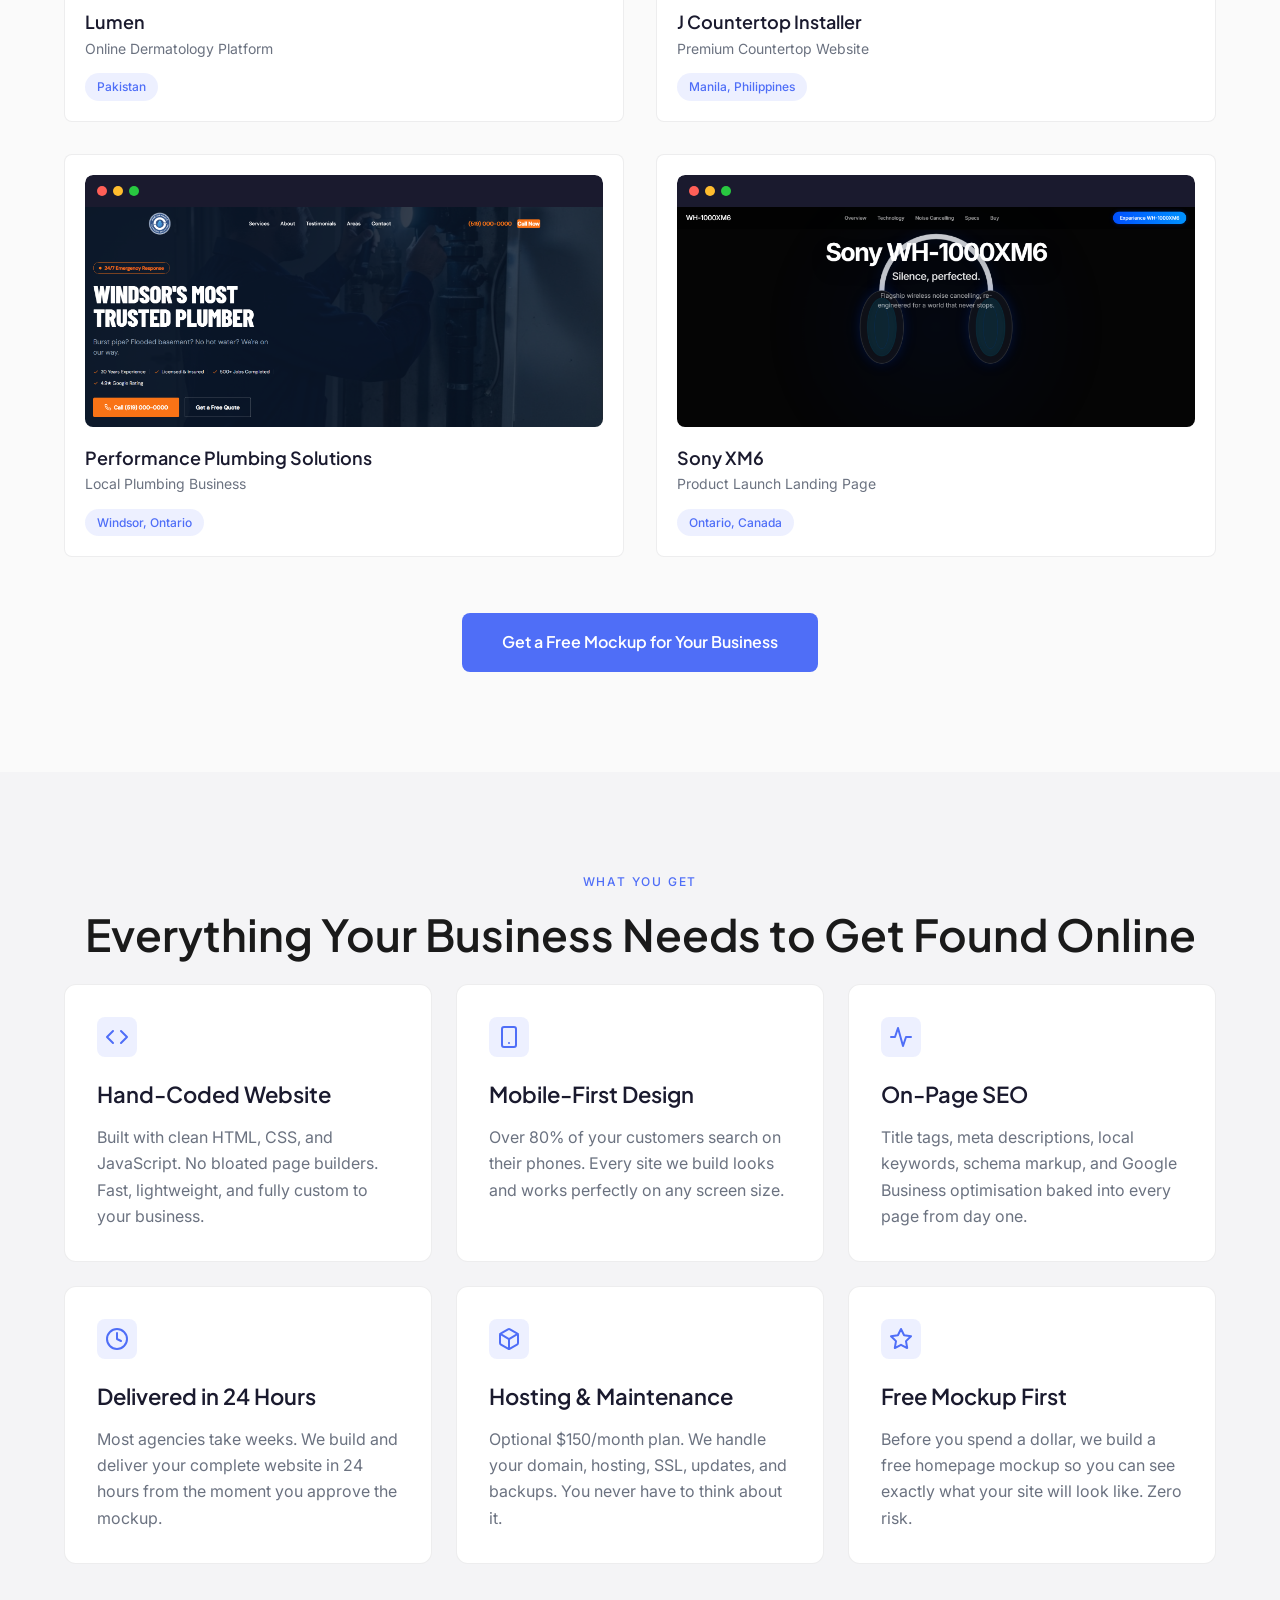
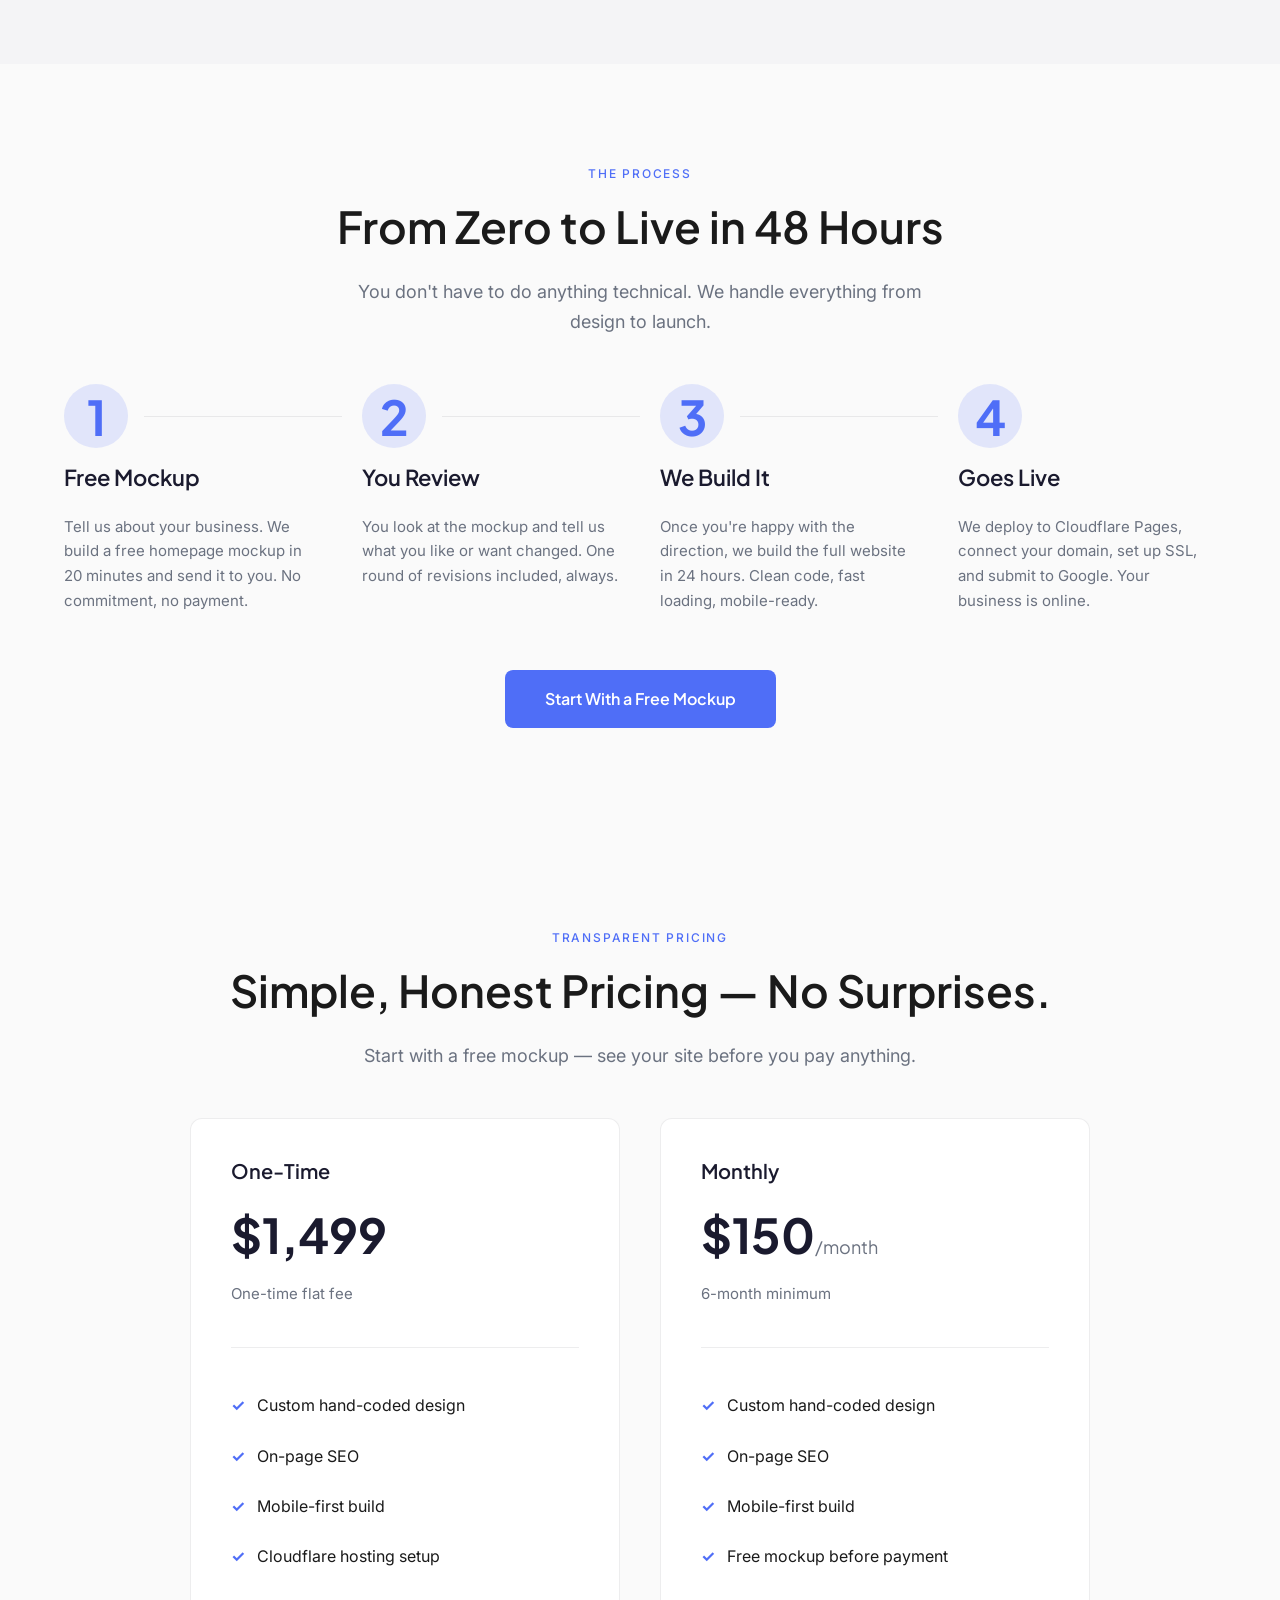
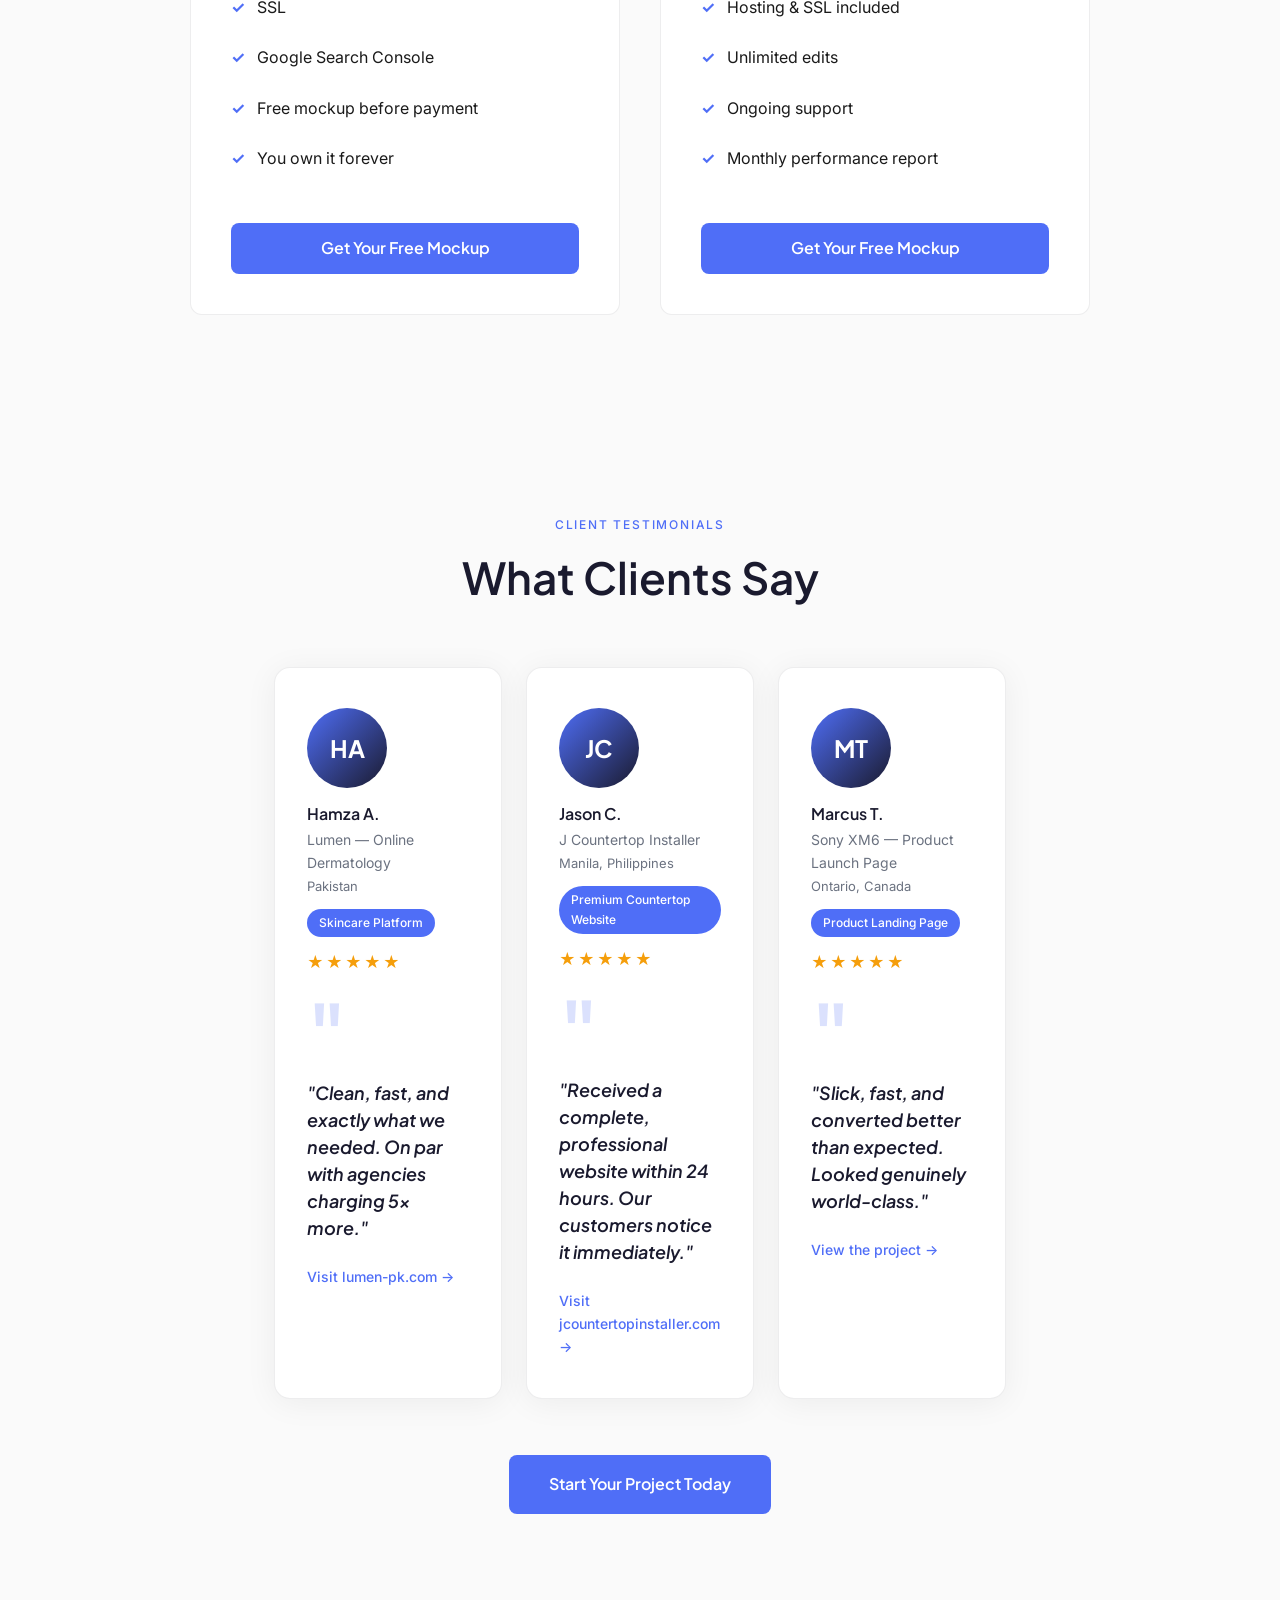
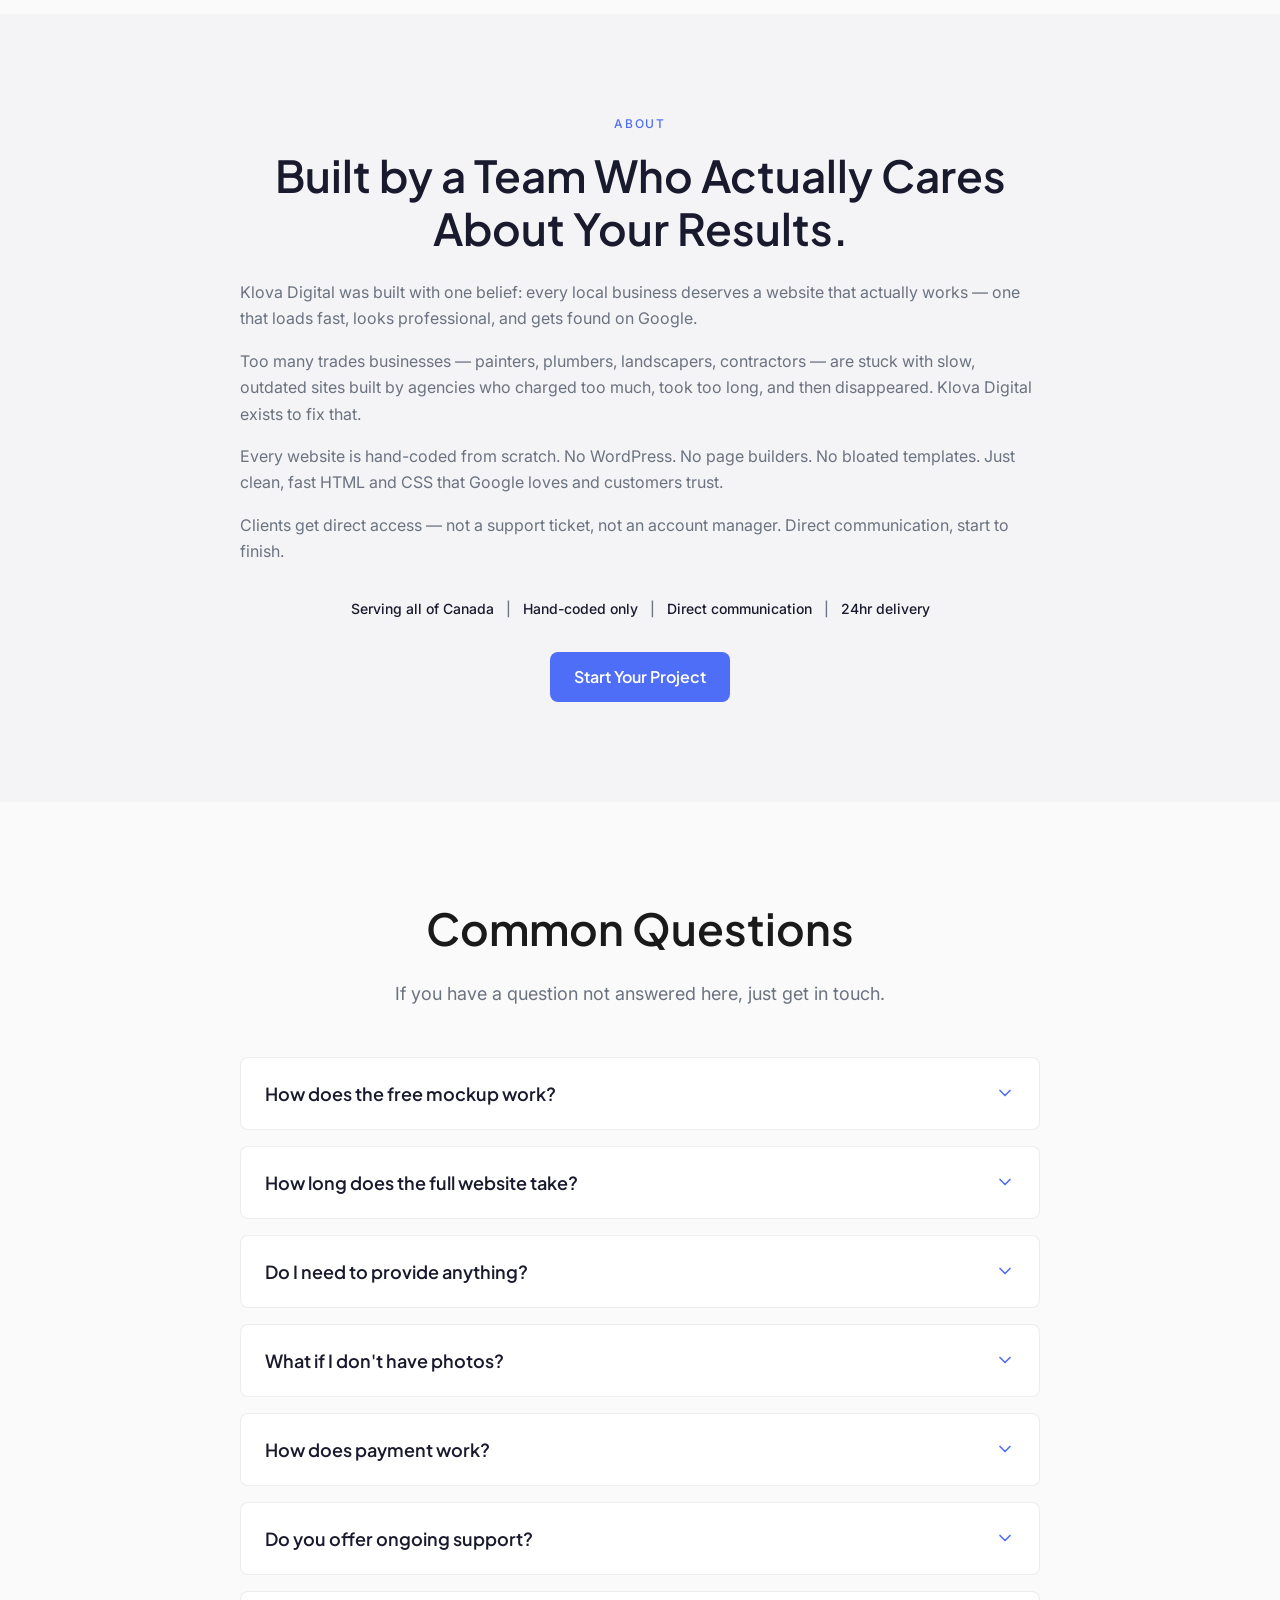
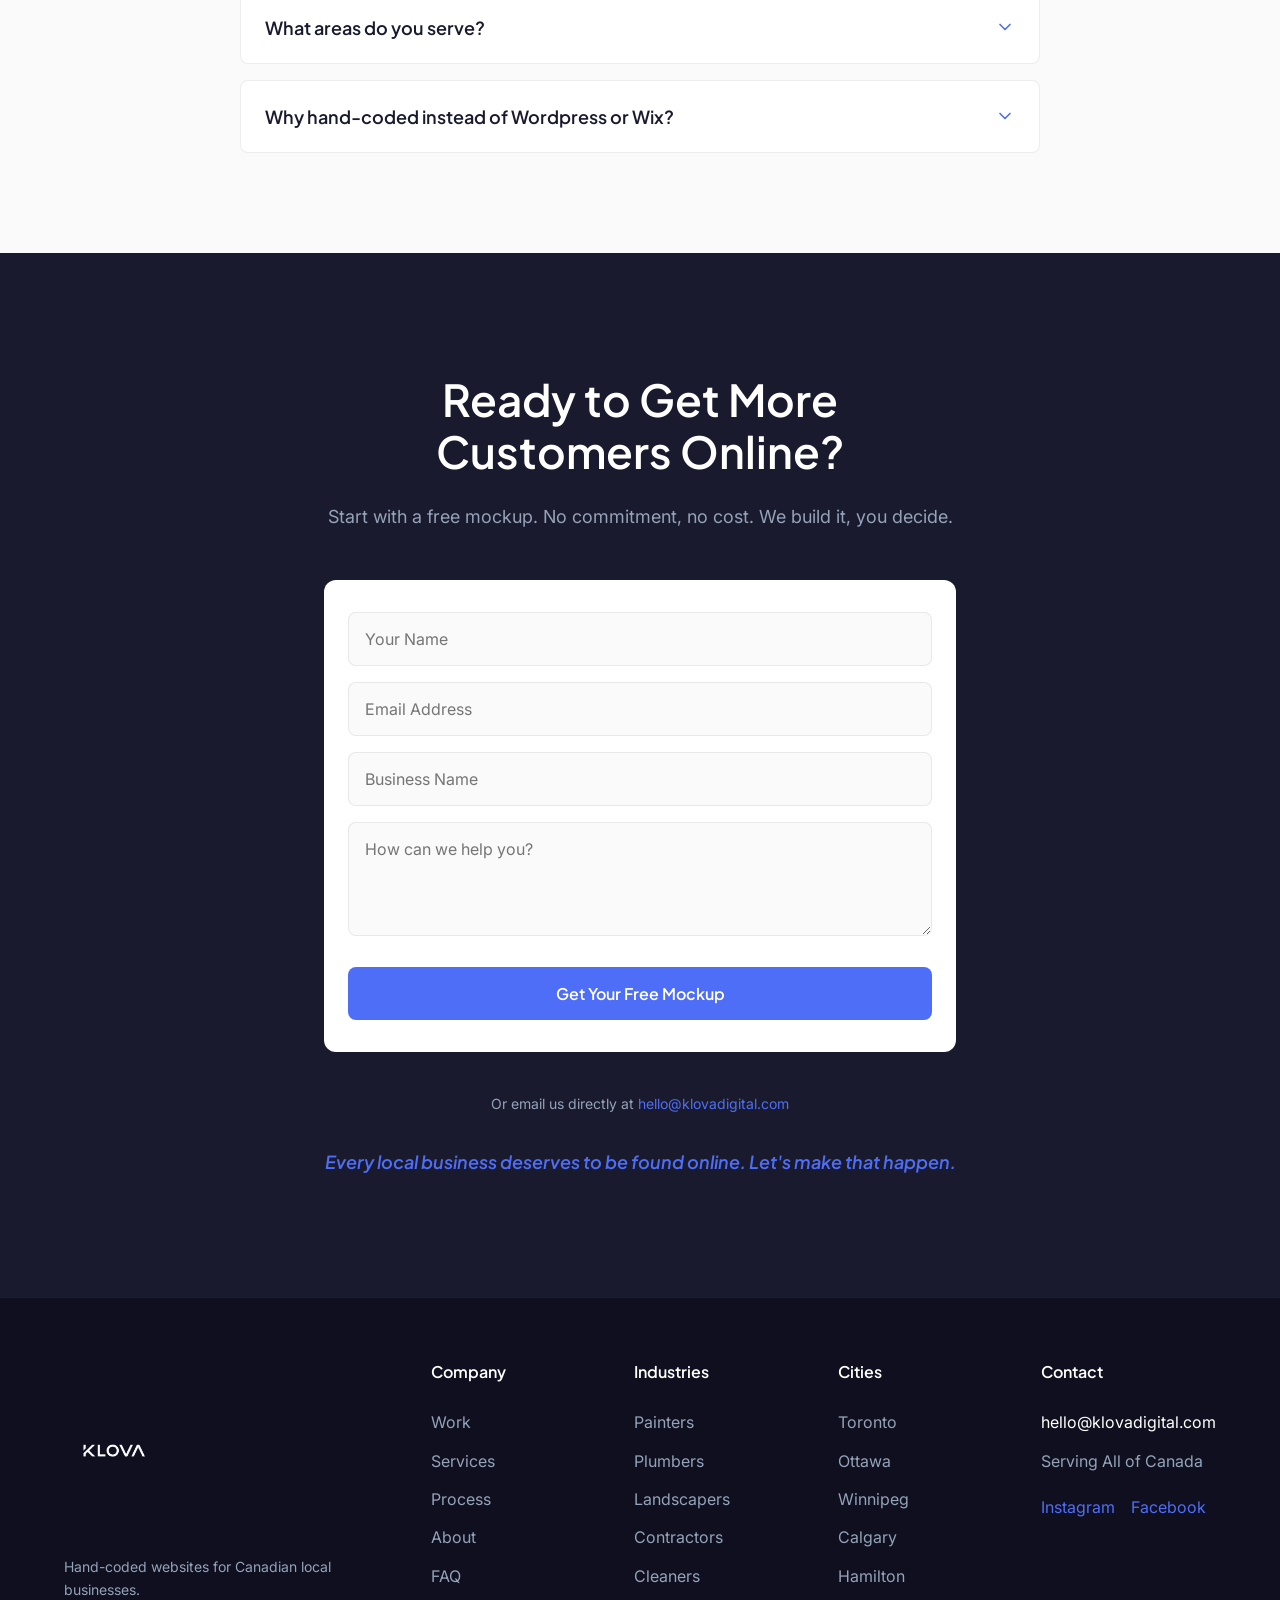
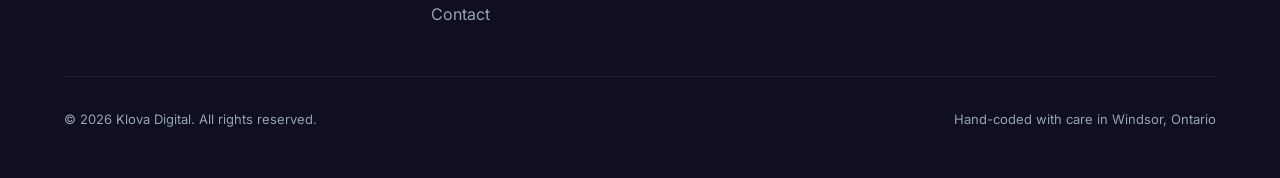
<file: web-design-hamilton.html>
<!DOCTYPE html>
<html lang="en-CA">

<head>
  <meta charset="UTF-8">
  <meta name="viewport" content="width=device-width, initial-scale=1.0">
  <title>Web Design Hamilton | Klova Digital</title>
  <meta name="description"
    content="Hand-coded websites for Hamilton local businesses. Fast, SEO-ready, $1,499 flat or $150/month. Free mockup first." />
  <meta name="keywords"
    content="web design Canada, website designer Canada, local business website Canada, affordable web design Canada, web design for contractors Canada, small business website Canada" />
  <link rel="canonical" href="https://www.klovadigital.com/" />
  <meta property="og:title" content="Web Design for Local Service Businesses Canada | Klova Digital" />
  <meta property="og:description"
    content="Fast, hand-coded websites for Canadian local businesses. Free mockup first. $1,499 flat fee." />
  <meta property="og:type" content="website" />
  <link rel="icon" type="image/png" href="images/favicon.png" />
  <link rel="apple-touch-icon" href="images/favicon.png" />

  <script type="application/ld+json">
  {
    "@context": "https://schema.org",
    "@type": "ProfessionalService",
    "name": "Klova Digital",
    "description": "Web design agency building fast, modern websites for local Ontario businesses.",
    "url": "https://www.klovadigital.com",
    "email": "hello@klovadigital.com",
    "address": {
      "@type": "PostalAddress",
      "addressLocality": "Windsor",
      "addressRegion": "ON",
      "addressCountry": "CA"
    },
    "areaServed": "Ontario, Canada",
    "priceRange": "$$"
  }
  </script>

  <link rel="preconnect" href="https://fonts.googleapis.com">
  <link rel="preconnect" href="https://fonts.gstatic.com" crossorigin>
  <link
    href="https://fonts.googleapis.com/css2?family=Inter:wght@400;500&family=Plus+Jakarta+Sans:ital,wght@0,600;0,700;1,600&display=swap"
    rel="stylesheet">

  <link rel="stylesheet" href="css/style.css">
  <script src="js/main.js" defer></script>
</head>

<body>

  <!-- SECTION 1: STICKY NAVIGATION -->
  <nav class="navbar" id="navbar">
    <div class="nav-container">
      <a href="#" class="nav-logo" aria-label="Klova Digital Home">
        <img src="images/klova-logo2.png" alt="Klova Digital Logo" width="120" height="auto">
      </a>
      <div class="nav-links">
        <a href="#work" class="nav-link">Work</a>
        <a href="#services" class="nav-link">Services</a>
        <a href="#process" class="nav-link">Process</a>
        <a href="#about" class="nav-link">About</a>
        <a href="#faq" class="nav-link">FAQ</a>
        <div class="nav-dropdown">
          <button class="nav-link dropdown-toggle" aria-expanded="false">Industries ▾</button>
          <div class="dropdown-menu">
            <a href="web-design-for-painters.html">Painters</a>
            <a href="web-design-for-plumbers.html">Plumbers</a>
            <a href="web-design-for-landscapers.html">Landscapers</a>
            <a href="web-design-for-contractors.html">Contractors</a>
            <a href="web-design-for-cleaners.html">Cleaners</a>
          </div>
        </div>
        <a href="#contact" class="nav-link">Contact</a>
      </div>
      <div class="nav-right">
        <a href="#contact" class="btn btn-primary nav-btn">Get a Free Mockup</a>
        <button class="mobile-menu-toggle" aria-label="Open menu">
          <span class="hamburger"></span>
        </button>
      </div>
    </div>
  </nav>

  <!-- Mobile Drawer -->
  <div class="mobile-drawer" id="mobileDrawer">
    <div class="mobile-links">
      <a href="#work" class="mobile-link">Work</a>
      <a href="#services" class="mobile-link">Services</a>
      <a href="#process" class="mobile-link">Process</a>
      <a href="#about" class="mobile-link">About</a>
      <a href="#faq" class="mobile-link">FAQ</a>
      <a href="#contact" class="mobile-link">Contact</a>
      <a href="#contact" class="btn btn-primary mobile-cta">Get a Free Mockup</a>
    </div>
  </div>

  <main>
    <!-- SECTION 2: HERO -->
    <section class="hero" id="home">
      <div class="container hero-container">
        <span class="small-label">WEB DESIGN FOR LOCAL SERVICE BUSINESSES</span>
        <h1 class="hero-title">Web Design for Hamilton Local Service Businesses.</h1>
        <p class="hero-subtitle">
          Stand out in the Hamilton market with a blazing fast, hand-coded website. Designed specifically for local trades and service businesses, we handle the SEO, mobile design, and speed so you can focus on running your business.
        </p>

        <div class="trust-badges">
          <div class="badge">
            <span class="badge-icon">✓</span> Delivered in 24 Hours
          </div>
          <div class="badge">
            <span class="badge-icon">✓</span> Flat Fee — No Surprises
          </div>
          <div class="badge">
            <span class="badge-icon">✓</span> Free Mockup First
          </div>
          <div class="badge">
            <span class="badge-icon">✓</span> Serving All of Canada
          </div>
        </div>

        <div class="hero-buttons">
          <a href="#contact" class="btn btn-primary btn-large hero-cta-primary">Get a Free Mockup</a>
          <a href="#work" class="btn btn-outline btn-large">See Our Work</a>
        </div>
        <p class="hero-commitment">No commitment. No payment. Just a free design concept.</p>
      </div>

      <div class="client-strip">
        <p class="strip-label">TRUSTED BY LOCAL CANADIAN BUSINESSES</p>
        <div class="scroll-container">
          <div class="scroll-content">
            <!-- Duplicate for infinite scroll -->
            <span>Lumen</span> <span class="dot">·</span>
            <span>J Countertop Installer</span> <span class="dot">·</span>
            <span>Performance Plumbing Solutions</span> <span class="dot">·</span>
            <span>Sony XM6</span> <span class="dot">·</span>
            <span>Klova Digital</span> <span class="dot">·</span>
            <span>Local Canadian Businesses</span> <span class="dot">·</span>
            <span>Lumen</span> <span class="dot">·</span>
            <span>J Countertop Installer</span> <span class="dot">·</span>
            <span>Performance Plumbing Solutions</span> <span class="dot">·</span>
            <span>Sony XM6</span> <span class="dot">·</span>
            <span>Klova Digital</span> <span class="dot">·</span>
            <span>Local Canadian Businesses</span>
          </div>
        </div>
      </div>
    </section>

    <!-- SECTION 3: WORK / PORTFOLIO -->
    <section class="work section-padding" id="work">
      <div class="container">
        <div class="section-header center reveal">
          <span class="section-label">RECENT WORK</span>
          <h2>Websites That Get Local Businesses Found</h2>
          <p class="section-subtext">Every site is built from scratch — no templates, no page builders. Just clean
            hand-coded HTML, CSS, and JavaScript.</p>
        </div>

        <div class="work-grid">
          <a href="https://www.lumen-pk.com" target="_blank" rel="noopener noreferrer" class="work-card reveal">
            <div class="browser-frame">
              <div class="browser-dots">
                <span class="dot red"></span>
                <span class="dot yellow"></span>
                <span class="dot green"></span>
              </div>
              <img src="./images/lumen-preview.PNG" alt="Lumen Website Preview" width="800" height="450" loading="lazy"
                class="work-preview-img">
            </div>
            <div class="work-info">
              <h3 class="work-title">Lumen</h3>
              <p class="work-type">Online Dermatology Platform</p>
              <span class="location-tag">Pakistan</span>
            </div>
            <div class="visit-site-badge">Visit Site →</div>
          </a>

          <a href="https://pxxrth.github.io/J-countertop/" target="_blank" rel="noopener noreferrer"
            class="work-card reveal">
            <div class="browser-frame">
              <div class="browser-dots">
                <span class="dot red"></span>
                <span class="dot yellow"></span>
                <span class="dot green"></span>
              </div>
              <img src="./images/JCT-preview.PNG" alt="J Countertop Installer Website Preview" width="800" height="450"
                loading="lazy" class="work-preview-img">
            </div>
            <div class="work-info">
              <h3 class="work-title">J Countertop Installer</h3>
              <p class="work-type">Premium Countertop Website</p>
              <span class="location-tag">Manila, Philippines</span>
            </div>
            <div class="visit-site-badge">Visit Site →</div>
          </a>

          <a href="https://www.performanceplumbingsolutions.com" target="_blank" rel="noopener noreferrer"
            class="work-card reveal">
            <div class="browser-frame">
              <div class="browser-dots">
                <span class="dot red"></span>
                <span class="dot yellow"></span>
                <span class="dot green"></span>
              </div>
              <img src="./images/pps-preview.PNG" alt="Performance Plumbing Solutions Website Preview" width="800"
                height="450" loading="lazy" class="work-preview-img">
            </div>
            <div class="work-info">
              <h3 class="work-title">Performance Plumbing Solutions</h3>
              <p class="work-type">Local Plumbing Business</p>
              <span class="location-tag">Windsor, Ontario</span>
            </div>
            <div class="visit-site-badge">Visit Site →</div>
          </a>

          <a href="#" target="_blank" rel="noopener noreferrer" class="work-card reveal">
            <div class="browser-frame">
              <div class="browser-dots">
                <span class="dot red"></span>
                <span class="dot yellow"></span>
                <span class="dot green"></span>
              </div>
              <img src="./images/sony-preview.PNG" alt="Sony XM6 Website Preview" width="800" height="450" loading="lazy"
                class="work-preview-img">
            </div>
            <div class="work-info">
              <h3 class="work-title">Sony XM6</h3>
              <p class="work-type">Product Launch Landing Page</p>
              <span class="location-tag">Ontario, Canada</span>
            </div>
            <div class="visit-site-badge">Visit Site →</div>
          </a>
        </div>

        <div class="center-cta reveal">
          <a href="#contact" class="btn btn-primary btn-large">Get a Free Mockup for Your Business</a>
        </div>
      </div>
    </section>

    <!-- SECTION 4: SERVICES -->
    <section class="services section-padding" id="services">
      <div class="container">
        <div class="section-header center reveal">
          <span class="section-label">WHAT YOU GET</span>
          <h2>Everything Your Business Needs to Get Found Online</h2>
        </div>

        <div class="service-grid">
          <div class="service-card reveal">
            <div class="service-icon">
              <svg width="24" height="24" viewBox="0 0 24 24" fill="none" stroke="#4F6EF7" stroke-width="2"
                stroke-linecap="round" stroke-linejoin="round">
                <path d="M16 18l6-6-6-6M8 6l-6 6 6 6" />
              </svg>
            </div>
            <h3>Hand-Coded Website</h3>
            <p>Built with clean HTML, CSS, and JavaScript. No bloated page builders. Fast, lightweight, and fully custom
              to your business.</p>
          </div>

          <div class="service-card reveal">
            <div class="service-icon">
              <svg width="24" height="24" viewBox="0 0 24 24" fill="none" stroke="#4F6EF7" stroke-width="2"
                stroke-linecap="round" stroke-linejoin="round">
                <rect x="5" y="2" width="14" height="20" rx="2" ry="2" />
                <line x1="12" y1="18" x2="12.01" y2="18" />
              </svg>
            </div>
            <h3>Mobile-First Design</h3>
            <p>Over 80% of your customers search on their phones. Every site we build looks and works perfectly on any
              screen size.</p>
          </div>

          <div class="service-card reveal">
            <div class="service-icon">
              <svg width="24" height="24" viewBox="0 0 24 24" fill="none" stroke="#4F6EF7" stroke-width="2"
                stroke-linecap="round" stroke-linejoin="round">
                <path d="M2 12h4l3-9 5 18 3-9h5" />
              </svg>
            </div>
            <h3>On-Page SEO</h3>
            <p>Title tags, meta descriptions, local keywords, schema markup, and Google Business optimisation baked into
              every page from day one.</p>
          </div>

          <div class="service-card reveal">
            <div class="service-icon">
              <svg width="24" height="24" viewBox="0 0 24 24" fill="none" stroke="#4F6EF7" stroke-width="2"
                stroke-linecap="round" stroke-linejoin="round">
                <circle cx="12" cy="12" r="10" />
                <polyline points="12 6 12 12 16 14" />
              </svg>
            </div>
            <h3>Delivered in 24 Hours</h3>
            <p>Most agencies take weeks. We build and deliver your complete website in 24 hours from the moment you
              approve the mockup.</p>
          </div>

          <div class="service-card reveal">
            <div class="service-icon">
              <svg width="24" height="24" viewBox="0 0 24 24" fill="none" stroke="#4F6EF7" stroke-width="2"
                stroke-linecap="round" stroke-linejoin="round">
                <path
                  d="M21 16V8a2 2 0 0 0-1-1.73l-7-4a2 2 0 0 0-2 0l-7 4A2 2 0 0 0 3 8v8a2 2 0 0 0 1 1.73l7 4a2 2 0 0 0 2 0l7-4A2 2 0 0 0 21 16z" />
                <polyline points="3.27 6.96 12 12.01 20.73 6.96" />
                <line x1="12" y1="22.08" x2="12" y2="12" />
              </svg>
            </div>
            <h3>Hosting & Maintenance</h3>
            <p>Optional $150/month plan. We handle your domain, hosting, SSL, updates, and backups. You never have to
              think about it.</p>
          </div>

          <div class="service-card reveal">
            <div class="service-icon">
              <svg width="24" height="24" viewBox="0 0 24 24" fill="none" stroke="#4F6EF7" stroke-width="2"
                stroke-linecap="round" stroke-linejoin="round">
                <polygon
                  points="12 2 15.09 8.26 22 9.27 17 14.14 18.18 21.02 12 17.77 5.82 21.02 7 14.14 2 9.27 8.91 8.26 12 2" />
              </svg>
            </div>
            <h3>Free Mockup First</h3>
            <p>Before you spend a dollar, we build a free homepage mockup so you can see exactly what your site will look
              like. Zero risk.</p>
          </div>
        </div>
      </div>
    </section>

    <!-- SECTION 5: THE PROCESS -->
    <section class="process section-padding" id="process">
      <div class="container">
        <div class="section-header center reveal">
          <span class="section-label">THE PROCESS</span>
          <h2>From Zero to Live in 48 Hours</h2>
          <p class="section-subtext">You don't have to do anything technical. We handle everything from design to launch.
          </p>
        </div>

        <div class="timeline reveal">
          <div class="timeline-step">
            <div class="step-number">1</div>
            <h3>Free Mockup</h3>
            <p>Tell us about your business. We build a free homepage mockup in 20 minutes and send it to you. No
              commitment, no payment.</p>
          </div>
          <div class="timeline-step">
            <div class="step-number">2</div>
            <h3>You Review</h3>
            <p>You look at the mockup and tell us what you like or want changed. One round of revisions included,
              always.</p>
          </div>
          <div class="timeline-step">
            <div class="step-number">3</div>
            <h3>We Build It</h3>
            <p>Once you're happy with the direction, we build the full website in 24 hours. Clean code, fast loading,
              mobile-ready.</p>
          </div>
          <div class="timeline-step">
            <div class="step-number">4</div>
            <h3>Goes Live</h3>
            <p>We deploy to Cloudflare Pages, connect your domain, set up SSL, and submit to Google. Your business is
              online.</p>
          </div>
        </div>

        <div class="center-cta reveal">
          <a href="#contact" class="btn btn-primary btn-large">Start With a Free Mockup</a>
        </div>
      </div>
    </section>

    <!-- SECTION 6: PRICING -->
    <section class="pricing section-padding" id="pricing">
      <div class="container reveal">
        <div class="section-header center">
          <span class="section-label">TRANSPARENT PRICING</span>
          <h2>Simple, Honest Pricing — No Surprises.</h2>
          <p class="section-subtext">Start with a free mockup — see your site before you pay anything.</p>
        </div>

        <div class="pricing-grid">
          <!-- LEFT CARD -->
          <div class="pricing-card">
            <div class="pricing-header">
              <h3>One-Time</h3>
              <div class="price">$1,499</div>
              <p class="pricing-subtext">One-time flat fee</p>
            </div>
            <ul class="pricing-features">
              <li>Custom hand-coded design</li>
              <li>On-page SEO</li>
              <li>Mobile-first build</li>
              <li>Cloudflare hosting setup</li>
              <li>SSL</li>
              <li>Google Search Console</li>
              <li>Free mockup before payment</li>
              <li>You own it forever</li>
            </ul>
            <a href="#contact" class="btn btn-primary pricing-btn">Get Your Free Mockup</a>
          </div>

          <!-- RIGHT CARD -->
          <div class="pricing-card">
            <div class="pricing-header">
              <h3>Monthly</h3>
              <div class="price">$150<span>/month</span></div>
              <p class="pricing-subtext">6-month minimum</p>
            </div>
            <ul class="pricing-features">
              <li>Custom hand-coded design</li>
              <li>On-page SEO</li>
              <li>Mobile-first build</li>
              <li>Free mockup before payment</li>
              <li>Hosting & SSL included</li>
              <li>Unlimited edits</li>
              <li>Ongoing support</li>
              <li>Monthly performance report</li>
            </ul>
            <a href="#contact" class="btn btn-primary pricing-btn">Get Your Free Mockup</a>
          </div>
        </div>
      </div>
    </section>

    <!-- SECTION 7: TESTIMONIALS -->
    <section class="reviews section-padding" id="reviews">
      <div class="container reviews-container">
        <div class="section-header center reveal">
          <span class="section-label">CLIENT TESTIMONIALS</span>
          <h2 class="reviews-heading">What Clients Say</h2>
        </div>

        <div class="testimonial-list reveal">
          <!-- CARD 1 -->
          <div class="testimonial-card">
            <div class="testimonial-left">
              <div class="client-photo placeholder-photo">
                <span class="initials">HA</span>
              </div>
              <h4 class="client-name">Hamza A.</h4>
              <p class="client-business">Lumen — Online Dermatology</p>
              <p class="client-location">Pakistan</p>
              <span class="project-tag">Skincare Platform</span>
              <div class="stars">★★★★★</div>
            </div>
            <div class="testimonial-right">
              <div class="large-quote-mark">"</div>
              <p class="pull-quote">"Clean, fast, and exactly what we needed. On par with agencies charging 5x more."
              </p>
              <a href="https://www.lumen-pk.com" class="read-story-link" target="_blank" rel="noopener">Visit
                lumen-pk.com →</a>
            </div>
          </div>

          <!-- CARD 2 -->
          <div class="testimonial-card">
            <div class="testimonial-left">
              <div class="client-photo placeholder-photo">
                <span class="initials">JC</span>
              </div>
              <h4 class="client-name">Jason C.</h4>
              <p class="client-business">J Countertop Installer</p>
              <p class="client-location">Manila, Philippines</p>
              <span class="project-tag">Premium Countertop Website</span>
              <div class="stars">★★★★★</div>
            </div>
            <div class="testimonial-right">
              <div class="large-quote-mark">"</div>
              <p class="pull-quote">"Received a complete, professional website within 24 hours. Our customers notice it
                immediately."</p>
              <a href="https://pxxrth.github.io/J-countertop/" class="read-story-link" target="_blank"
                rel="noopener">Visit jcountertopinstaller.com →</a>
            </div>
          </div>

          <!-- CARD 3 -->
          <div class="testimonial-card">
            <div class="testimonial-left">
              <div class="client-photo placeholder-photo">
                <span class="initials">MT</span>
              </div>
              <h4 class="client-name">Marcus T.</h4>
              <p class="client-business">Sony XM6 — Product Launch Page</p>
              <p class="client-location">Ontario, Canada</p>
              <span class="project-tag">Product Landing Page</span>
              <div class="stars">★★★★★</div>
            </div>
            <div class="testimonial-right">
              <div class="large-quote-mark">"</div>
              <p class="pull-quote">"Slick, fast, and converted better than expected. Looked genuinely world-class."</p>
              <a href="#work" class="read-story-link">View the project →</a>
            </div>
          </div>
        </div>

        <div class="center-cta reveal">
          <a href="#contact" class="btn btn-primary btn-large">Start Your Project Today</a>
        </div>
      </div>
    </section>

    <!-- SECTION 8: ABOUT -->
    <section class="about section-padding" id="about">
      <div class="container about-container reveal">
        <div class="about-content full-width">
          <span class="section-label">ABOUT</span>
          <h2>Built by a Team Who Actually Cares About Your Results.</h2>
          <div class="about-text">
            <p>Klova Digital was built with one belief: every local business deserves a website that actually works — one that loads fast, looks professional, and gets found on Google.</p>
            <p>Too many trades businesses — painters, plumbers, landscapers, contractors — are stuck with slow, outdated sites built by agencies who charged too much, took too long, and then disappeared. Klova Digital exists to fix that.</p>
            <p>Every website is hand-coded from scratch. No WordPress. No page builders. No bloated templates. Just clean, fast HTML and CSS that Google loves and customers trust.</p>
            <p>Clients get direct access — not a support ticket, not an account manager. Direct communication, start to finish.</p>
          </div>
          <div class="about-trust">
            <span>Serving all of Canada</span>
            <span class="divider">|</span>
            <span>Hand-coded only</span>
            <span class="divider">|</span>
            <span>Direct communication</span>
            <span class="divider">|</span>
            <span>24hr delivery</span>
          </div>
          <a href="#contact" class="btn btn-primary">Start Your Project</a>
        </div>
      </div>
    </section>

    <!-- SECTION 9: FAQ -->
    <section class="faq section-padding" id="faq">
      <div class="container faq-container">
        <div class="section-header center reveal">
          <h2>Common Questions</h2>
          <p class="section-subtext">If you have a question not answered here, just get in touch.</p>
        </div>

        <div class="accordion reveal">
          <div class="accordion-item">
            <button class="accordion-header" aria-expanded="false">
              How does the free mockup work?
              <span class="accordion-icon"><svg width="20" height="20" viewBox="0 0 24 24" fill="none"
                  stroke="currentColor" stroke-width="2" stroke-linecap="round" stroke-linejoin="round">
                  <polyline points="6 9 12 15 18 9"></polyline>
                </svg></span>
            </button>
            <div class="accordion-content">
              <p>You tell us about your business and we build a homepage concept in about 20 minutes and send it to you.
                No payment, no commitment. You only move forward if you love it.</p>
            </div>
          </div>

          <div class="accordion-item">
            <button class="accordion-header" aria-expanded="false">
              How long does the full website take?
              <span class="accordion-icon"><svg width="20" height="20" viewBox="0 0 24 24" fill="none"
                  stroke="currentColor" stroke-width="2" stroke-linecap="round" stroke-linejoin="round">
                  <polyline points="6 9 12 15 18 9"></polyline>
                </svg></span>
            </button>
            <div class="accordion-content">
              <p>Once you approve the mockup and pay the deposit, the full website is delivered within 24 hours. Most
                clients are live within 48 hours of first contact.</p>
            </div>
          </div>

          <div class="accordion-item">
            <button class="accordion-header" aria-expanded="false">
              Do I need to provide anything?
              <span class="accordion-icon"><svg width="20" height="20" viewBox="0 0 24 24" fill="none"
                  stroke="currentColor" stroke-width="2" stroke-linecap="round" stroke-linejoin="round">
                  <polyline points="6 9 12 15 18 9"></polyline>
                </svg></span>
            </button>
            <div class="accordion-content">
              <p>Just some basic info about your business — what you do, your phone number, any photos you have. We
                handle everything else including copy, SEO, and deployment.</p>
            </div>
          </div>

          <div class="accordion-item">
            <button class="accordion-header" aria-expanded="false">
              What if I don't have photos?
              <span class="accordion-icon"><svg width="20" height="20" viewBox="0 0 24 24" fill="none"
                  stroke="currentColor" stroke-width="2" stroke-linecap="round" stroke-linejoin="round">
                  <polyline points="6 9 12 15 18 9"></polyline>
                </svg></span>
            </button>
            <div class="accordion-content">
              <p>No problem. We can source appropriate images for your industry. Real photos of your work always look
                better if you have them though.</p>
            </div>
          </div>

          <div class="accordion-item">
            <button class="accordion-header" aria-expanded="false">
              How does payment work?
              <span class="accordion-icon"><svg width="20" height="20" viewBox="0 0 24 24" fill="none"
                  stroke="currentColor" stroke-width="2" stroke-linecap="round" stroke-linejoin="round">
                  <polyline points="6 9 12 15 18 9"></polyline>
                </svg></span>
            </button>
            <div class="accordion-content">
              <p>$250 deposit via e-transfer to confirm the project, and $1,249 on delivery once you approve the final
                site. No payment before you see and approve the work.</p>
            </div>
          </div>

          <div class="accordion-item">
            <button class="accordion-header" aria-expanded="false">
              Do you offer ongoing support?
              <span class="accordion-icon"><svg width="20" height="20" viewBox="0 0 24 24" fill="none"
                  stroke="currentColor" stroke-width="2" stroke-linecap="round" stroke-linejoin="round">
                  <polyline points="6 9 12 15 18 9"></polyline>
                </svg></span>
            </button>
            <div class="accordion-content">
              <p>Yes — the optional $150/month plan includes domain management, hosting, SSL, security, and small
                updates. Cancel any time.</p>
            </div>
          </div>

          <div class="accordion-item">
            <button class="accordion-header" aria-expanded="false">
              What areas do you serve?
              <span class="accordion-icon"><svg width="20" height="20" viewBox="0 0 24 24" fill="none"
                  stroke="currentColor" stroke-width="2" stroke-linecap="round" stroke-linejoin="round">
                  <polyline points="6 9 12 15 18 9"></polyline>
                </svg></span>
            </button>
            <div class="accordion-content">
              <p>We work with businesses across all of Canada — Toronto, Ottawa,
                Winnipeg, Calgary, Edmonton, Vancouver, Windsor, and everywhere in between. All work is done remotely.</p>
            </div>
          </div>

          <div class="accordion-item">
            <button class="accordion-header" aria-expanded="false">
              Why hand-coded instead of Wordpress or Wix?
              <span class="accordion-icon"><svg width="20" height="20" viewBox="0 0 24 24" fill="none"
                  stroke="currentColor" stroke-width="2" stroke-linecap="round" stroke-linejoin="round">
                  <polyline points="6 9 12 15 18 9"></polyline>
                </svg></span>
            </button>
            <div class="accordion-content">
              <p>Hand-coded sites load faster, rank better on Google, have zero plugin vulnerabilities, and never go
                down due to platform updates. It's simply a better product.</p>
            </div>
          </div>
        </div>
      </div>
    </section>

    <!-- SECTION 10: FINAL CTA & CONTACT -->
    <section class="final-cta section-padding" id="contact">
      <div class="container final-cta-container reveal">
        <h2>Ready to Get More Customers Online?</h2>
        <p class="final-subtext">Start with a free mockup. No commitment, no cost. We build it, you decide.</p>

        <div class="contact-form-wrapper">
          <form id="contactForm" class="contact-form" onsubmit="handleFormSubmit(event)">
            <div class="form-group">
              <label for="name" class="sr-only">Name</label>
              <input type="text" id="name" name="name" placeholder="Your Name" required>
            </div>
            <div class="form-group">
              <label for="email" class="sr-only">Email</label>
              <input type="email" id="email" name="email" placeholder="Email Address" required>
            </div>
            <div class="form-group">
              <label for="business" class="sr-only">Business Name</label>
              <input type="text" id="business" name="business" placeholder="Business Name" required>
            </div>
            <div class="form-group">
              <label for="message" class="sr-only">Message</label>
              <textarea id="message" name="message" placeholder="How can we help you?" rows="4" required></textarea>
            </div>
            <button type="submit" class="btn btn-primary btn-large form-submit">Get Your Free Mockup</button>
          </form>

          <div id="formSuccess" class="form-success hidden">
            <div class="success-icon">✓</div>
            <h3>Message Sent!</h3>
            <p>Thanks for reaching out. We'll get back to you with your free mockup shortly.</p>
          </div>
        </div>

        <p class="email-direct">Or email us directly at <a
            href="mailto:hello@klovadigital.com">hello@klovadigital.com</a></p>
        <p class="peak-end">Every local business deserves to be found online. Let's make that happen.</p>
      </div>
    </section>
  </main>

  <!-- SECTION 11: FOOTER -->
  <footer class="site-footer">
    <div class="container">
      <div class="footer-grid">
        <div class="footer-brand">
          <img src="images/klova-logo2.png" alt="Klova Digital Logo" width="100" height="auto" loading="lazy">
          <p>Hand-coded websites for Canadian local businesses.</p>
        </div>

        <div class="footer-links">
          <h4 class="footer-heading">Company</h4>
          <a href="#work">Work</a>
          <a href="#services">Services</a>
          <a href="#process">Process</a>
          <a href="#about">About</a>
          <a href="#faq">FAQ</a>
          <a href="#contact">Contact</a>
        </div>
        
        <div class="footer-links">
          <h4 class="footer-heading">Industries</h4>
          <a href="web-design-for-painters.html">Painters</a>
          <a href="web-design-for-plumbers.html">Plumbers</a>
          <a href="web-design-for-landscapers.html">Landscapers</a>
          <a href="web-design-for-contractors.html">Contractors</a>
          <a href="web-design-for-cleaners.html">Cleaners</a>
        </div>

        <div class="footer-links">
          <h4 class="footer-heading">Cities</h4>
          <a href="web-design-toronto.html">Toronto</a>
          <a href="web-design-ottawa.html">Ottawa</a>
          <a href="web-design-winnipeg.html">Winnipeg</a>
          <a href="web-design-calgary.html">Calgary</a>
          <a href="web-design-hamilton.html">Hamilton</a>
        </div>

        <div class="footer-contact">
          <h4 class="footer-heading">Contact</h4>
          <a href="mailto:hello@klovadigital.com">hello@klovadigital.com</a>
          <span>Serving All of Canada</span>
          <div class="social-links">
            <a href="#" aria-label="Instagram">Instagram</a>
            <a href="#" aria-label="Facebook">Facebook</a>
          </div>
        </div>
      </div>

      <div class="footer-bottom">
        <p>&copy; 2026 Klova Digital. All rights reserved.</p>
        <p>Hand-coded with care in Windsor, Ontario</p>
      </div>
    </div>
  </footer>

</body>

</html>
</file>
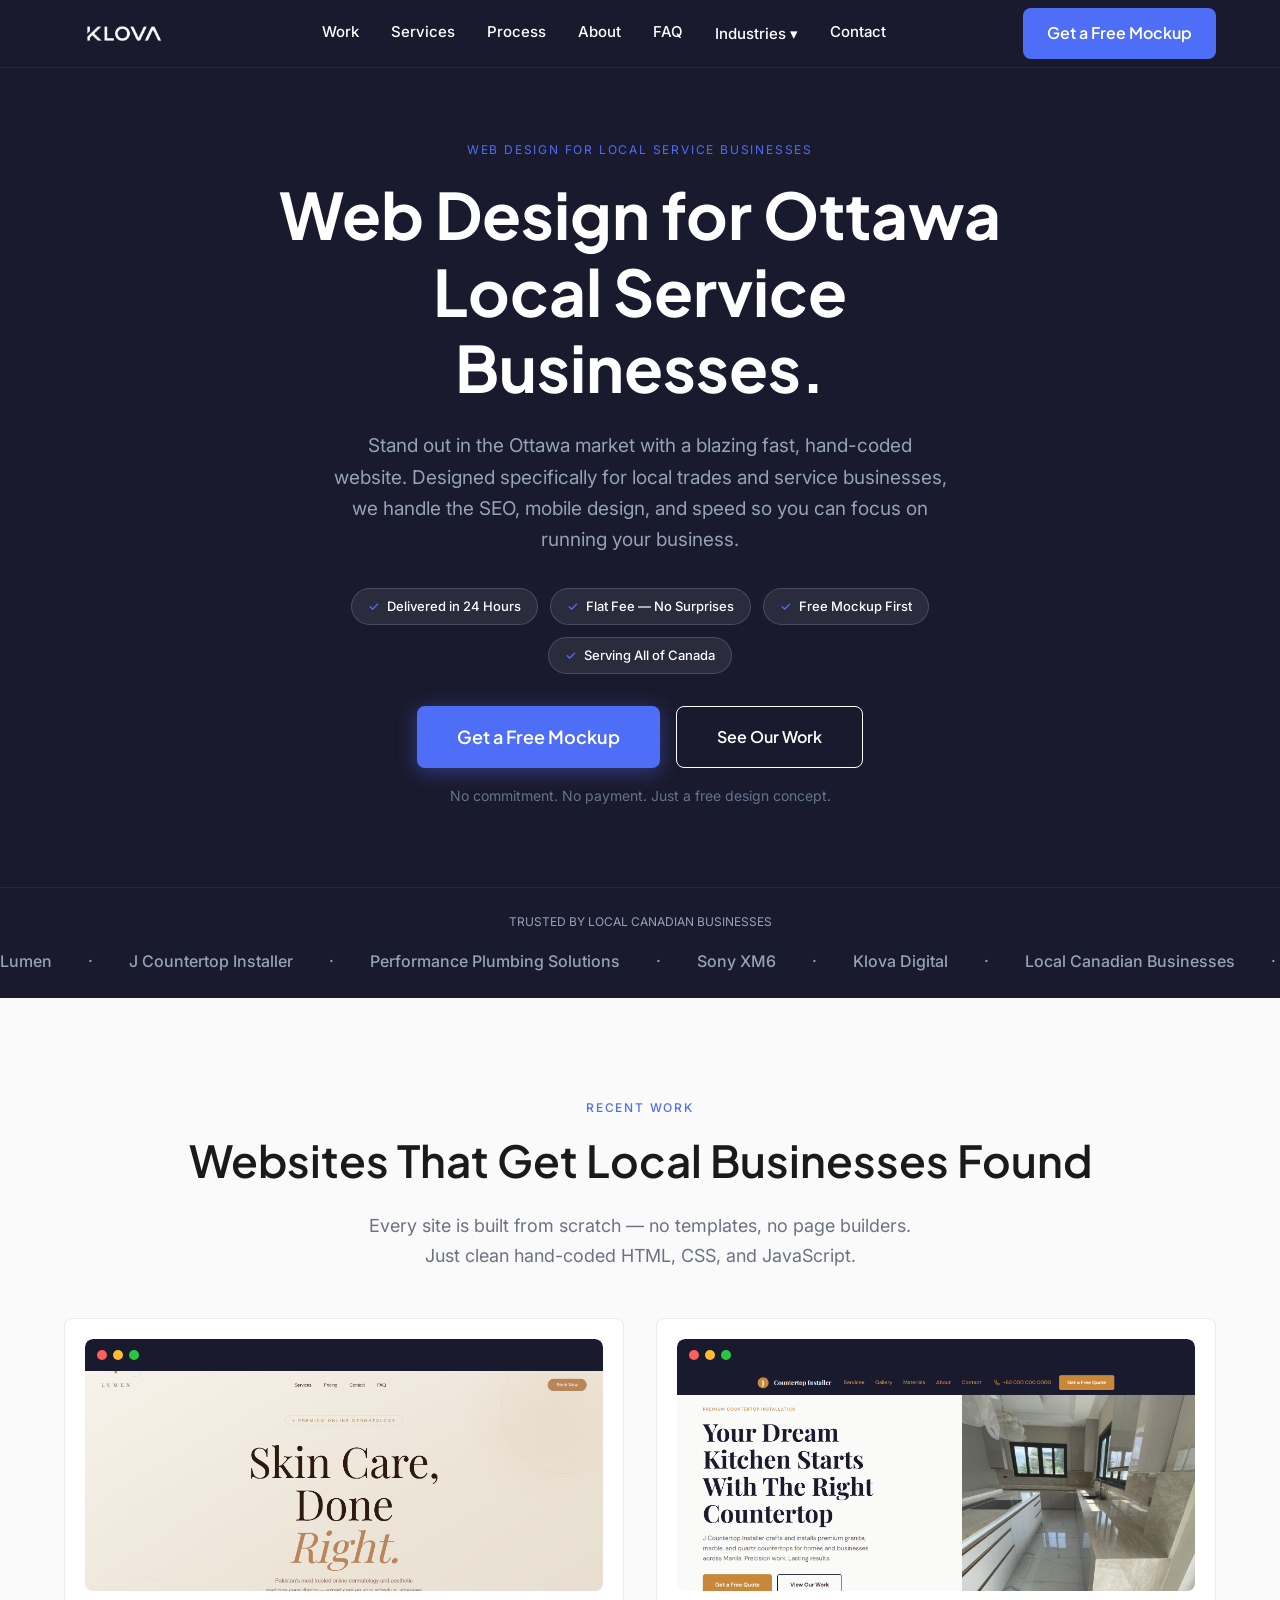
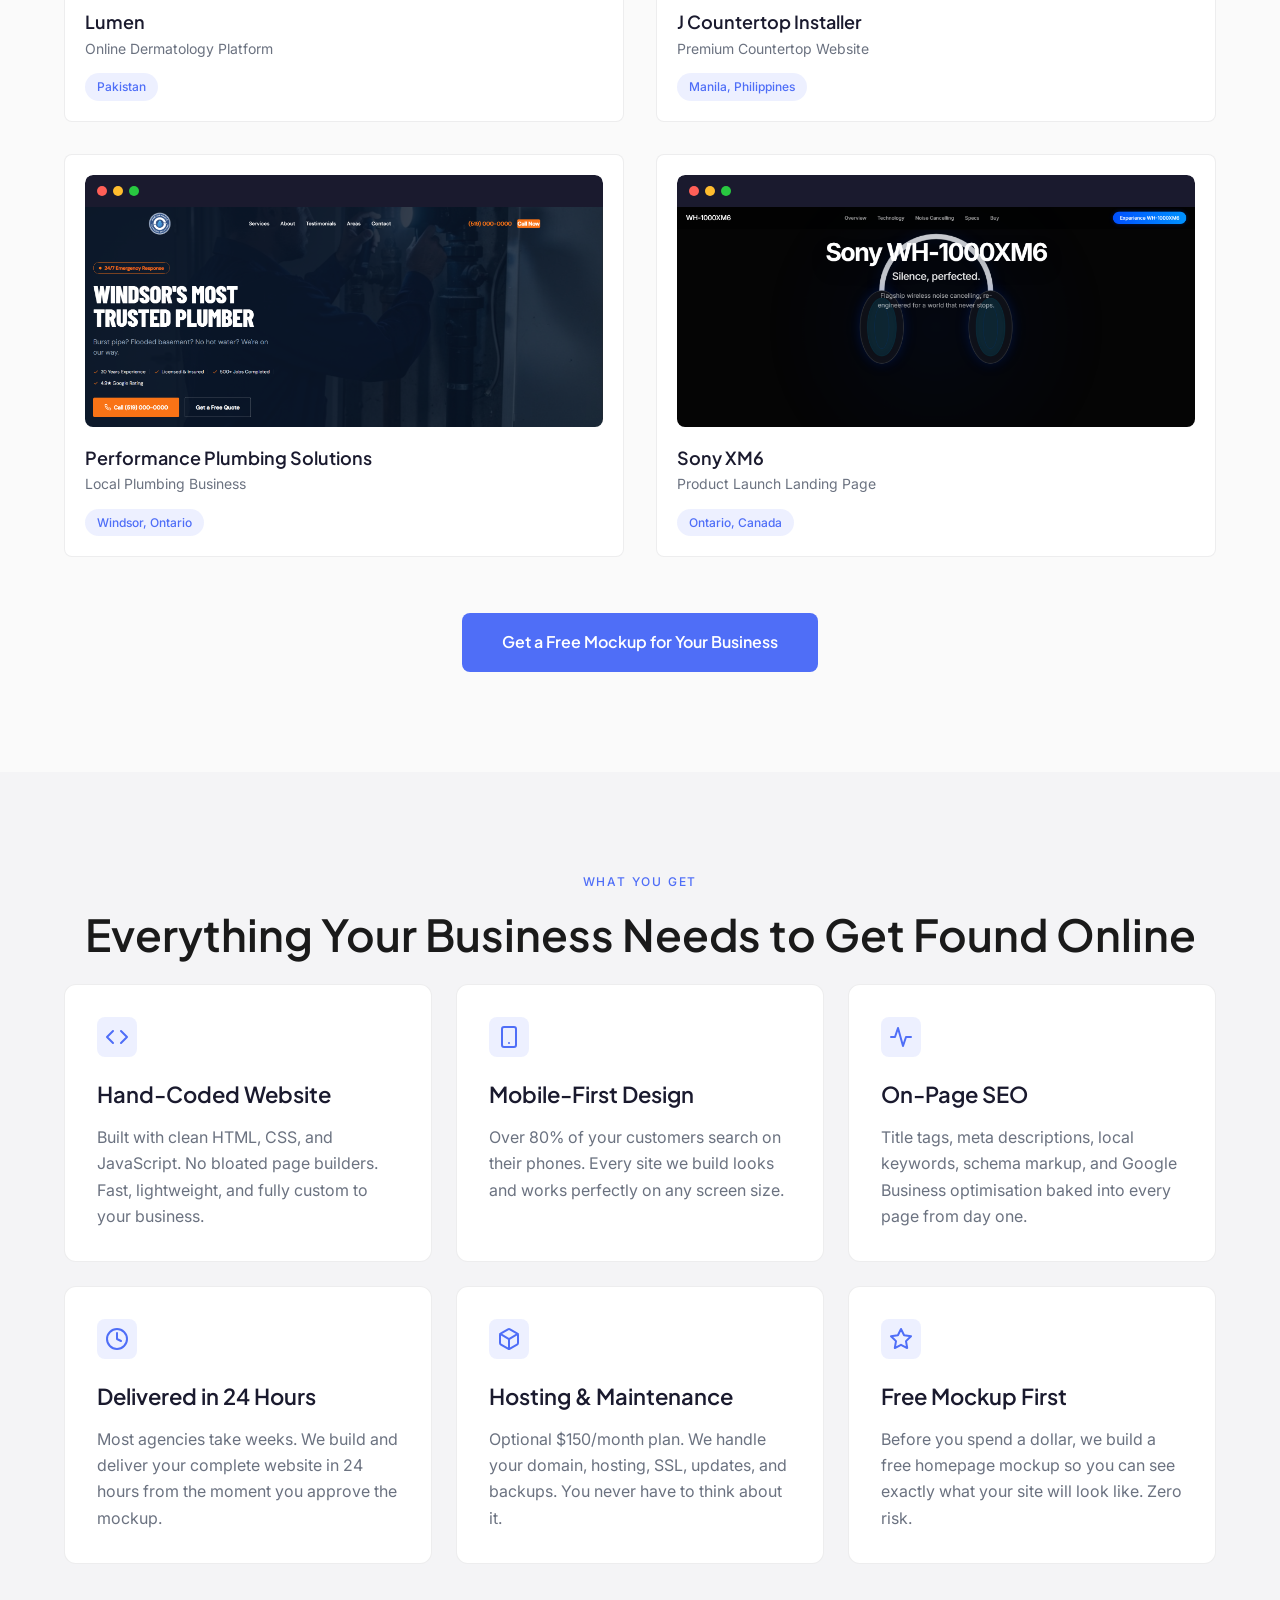
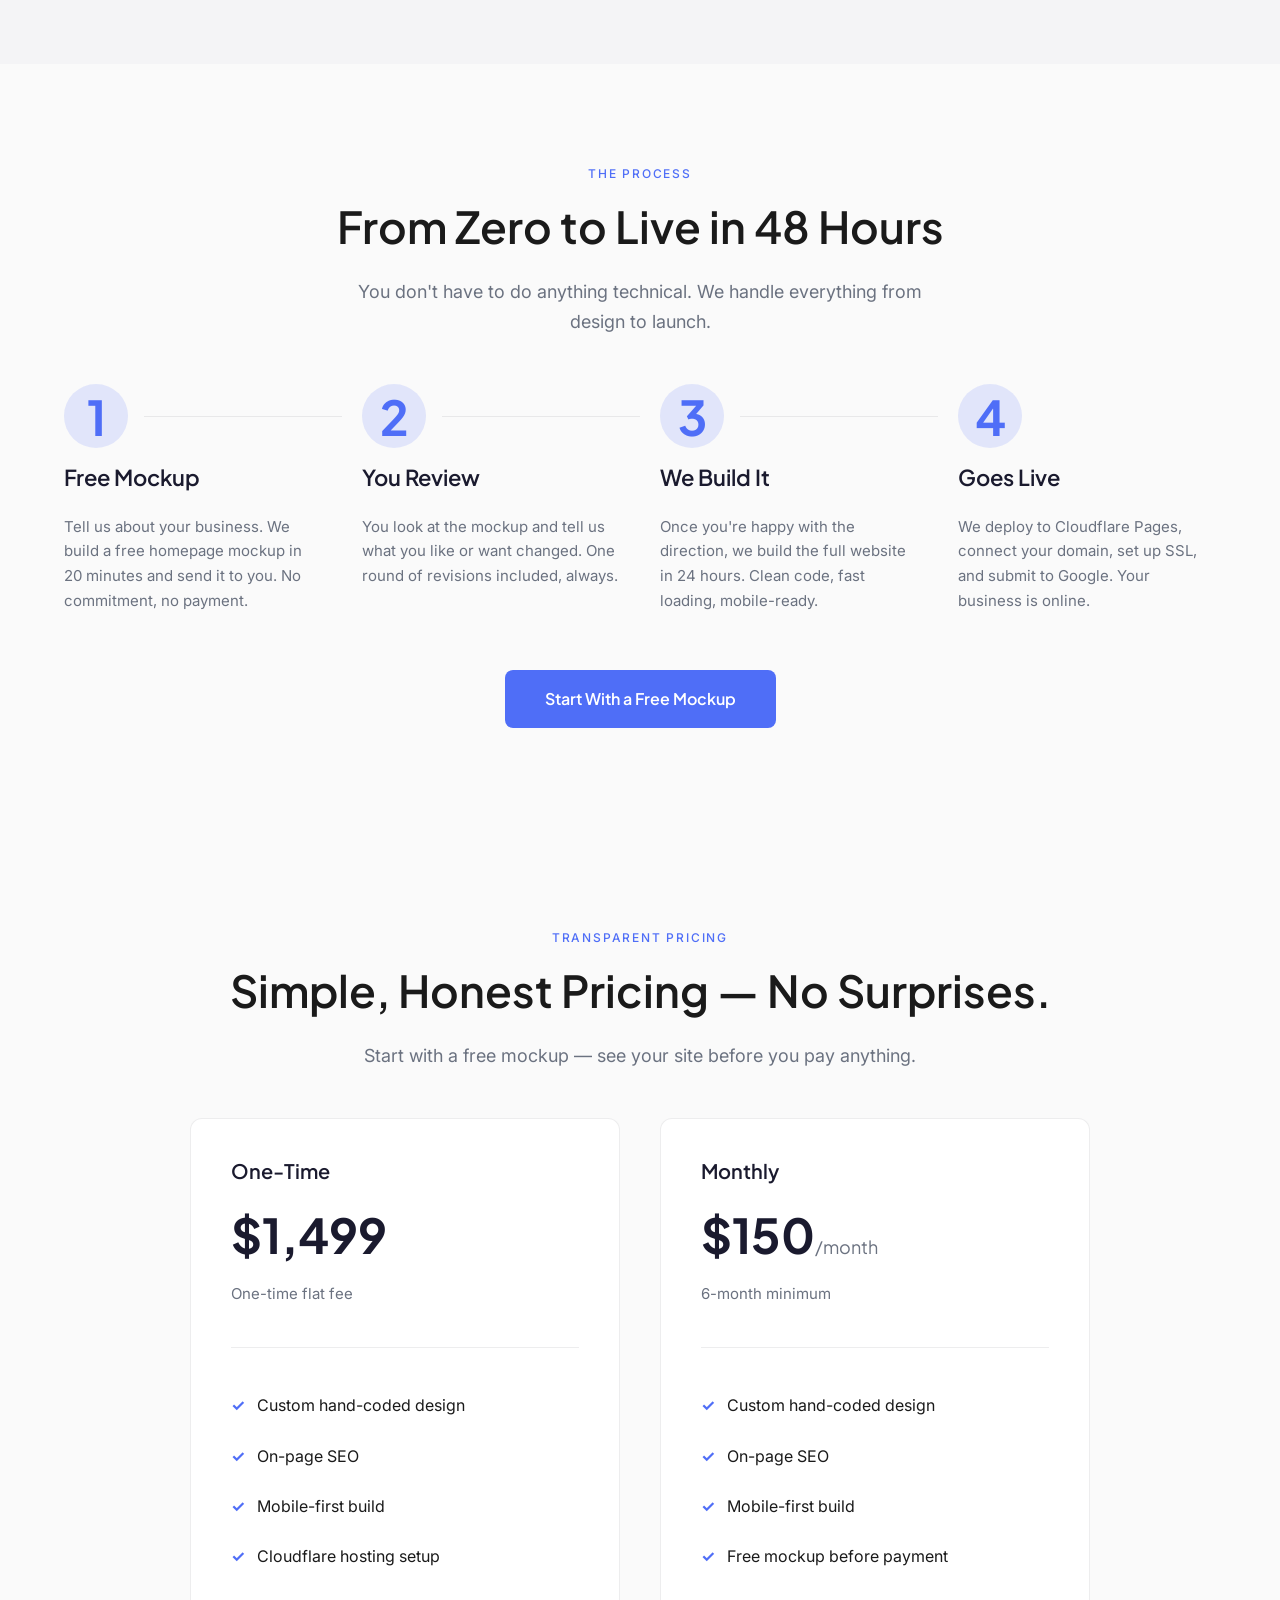
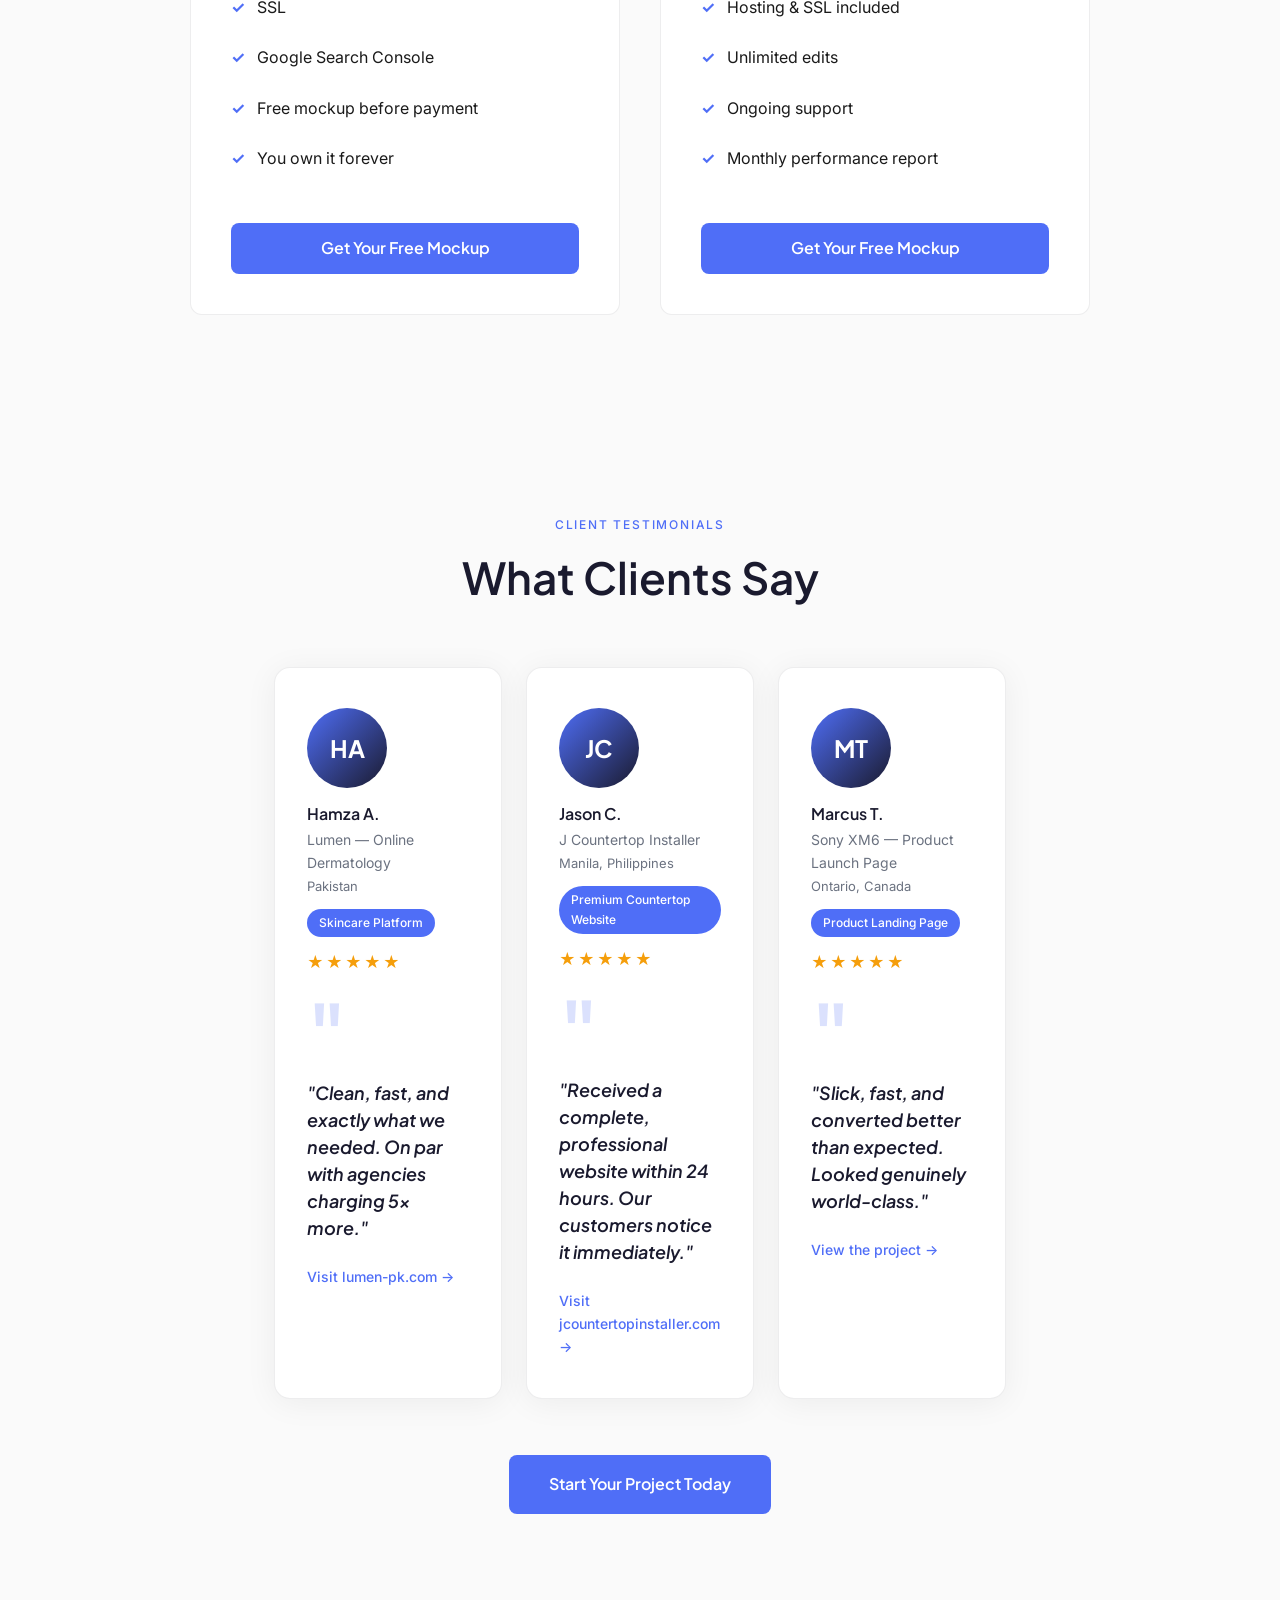
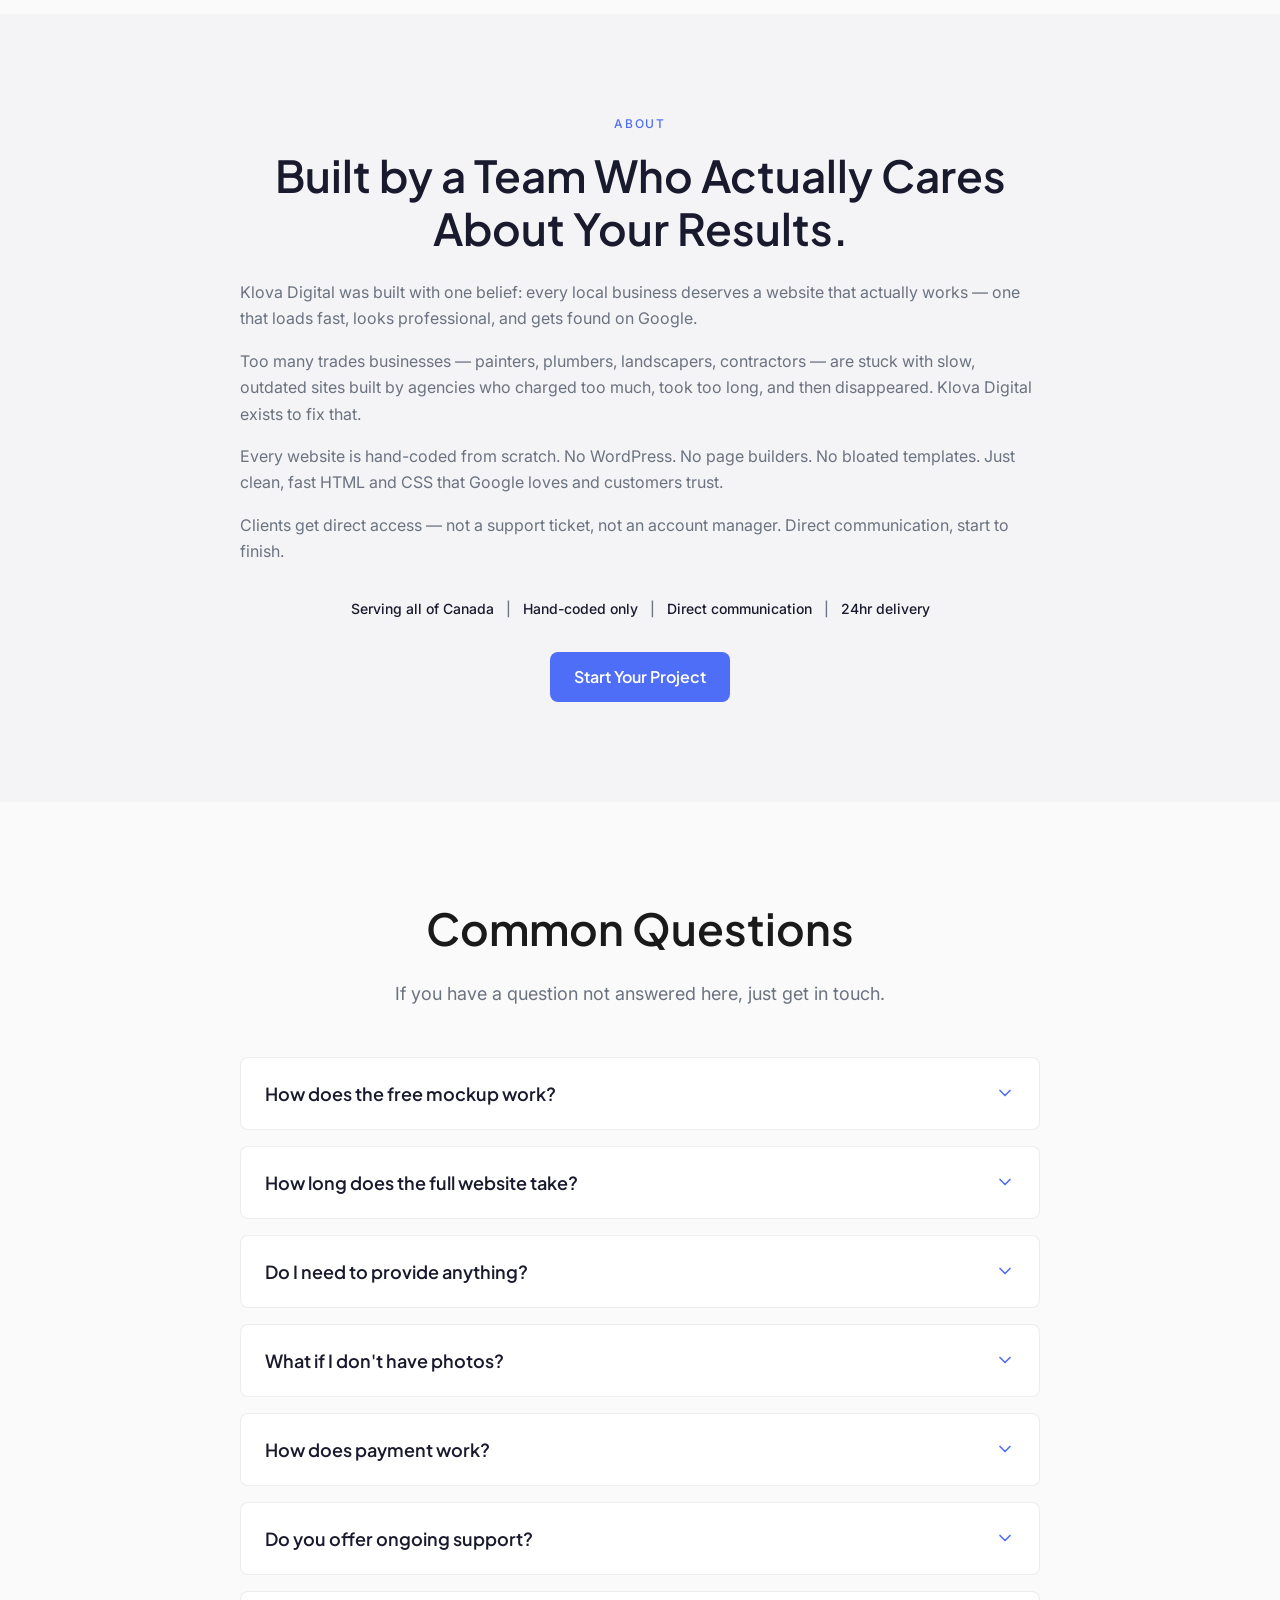
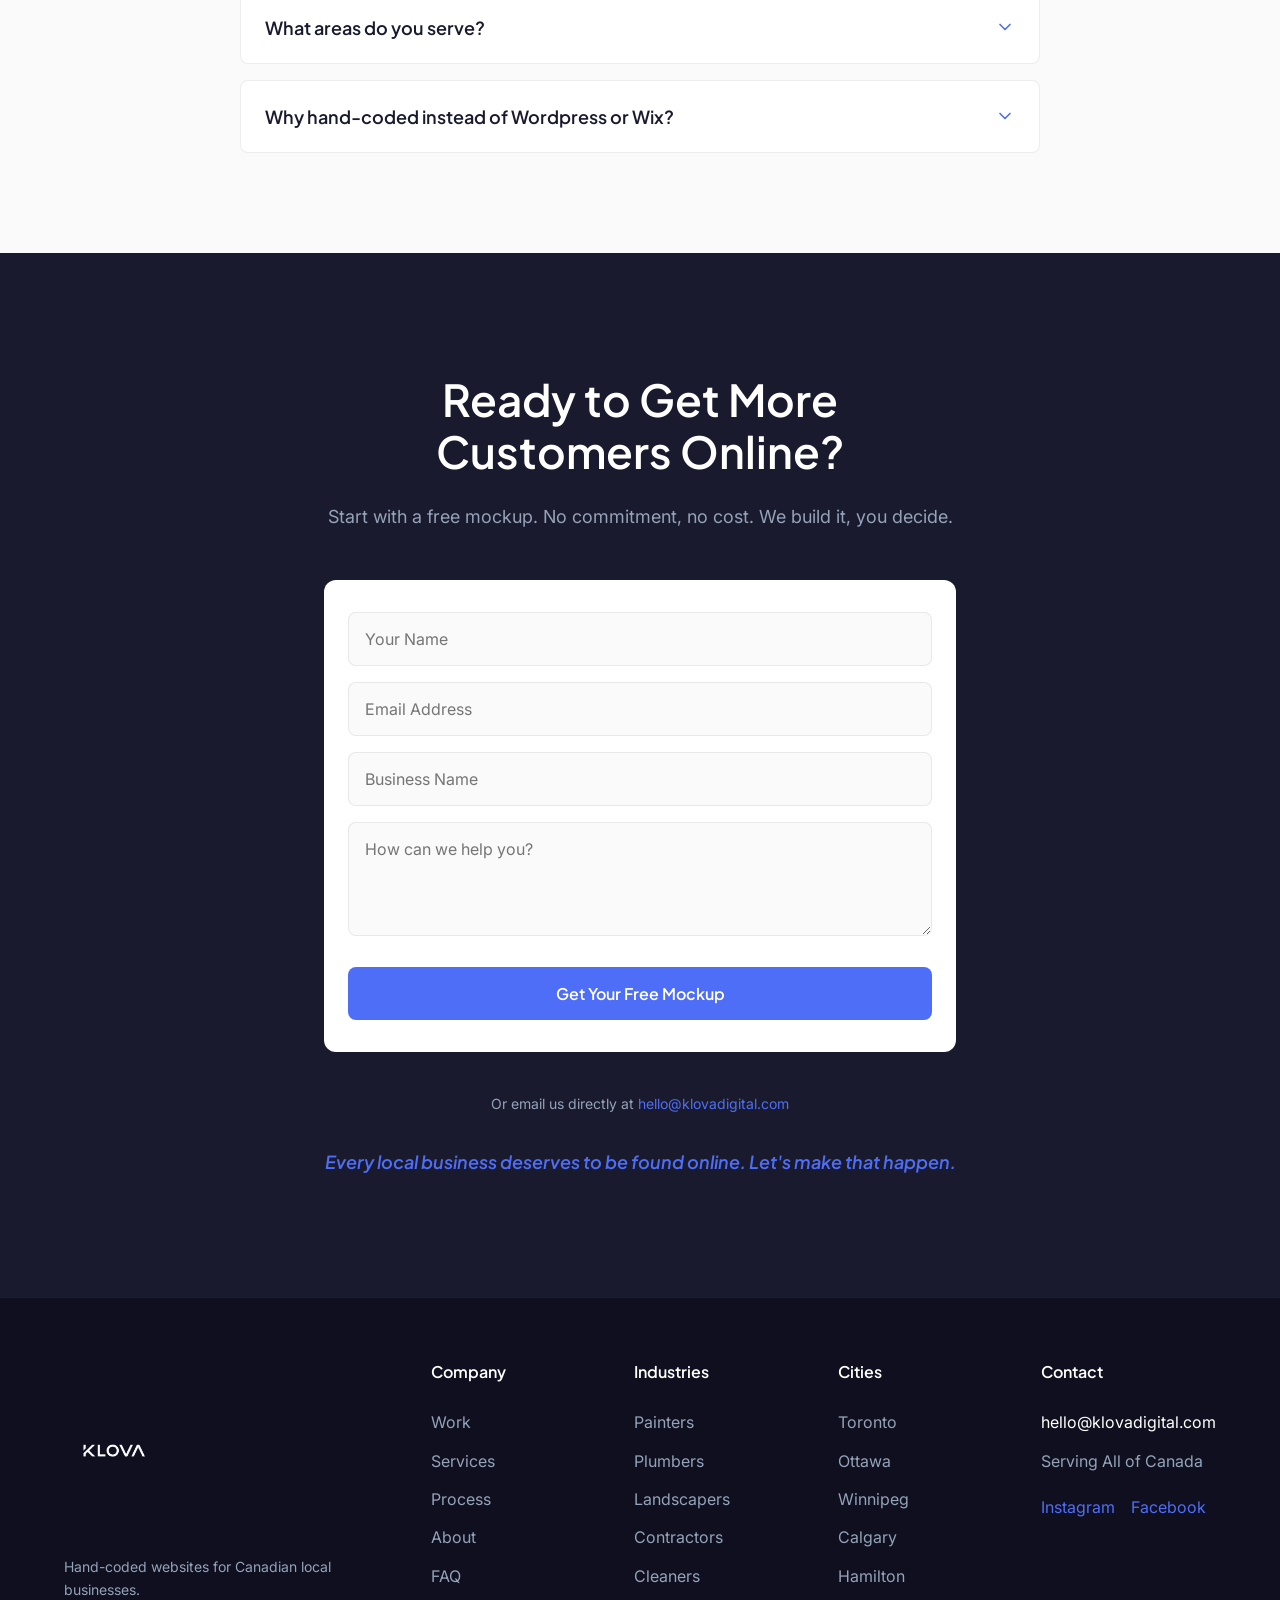
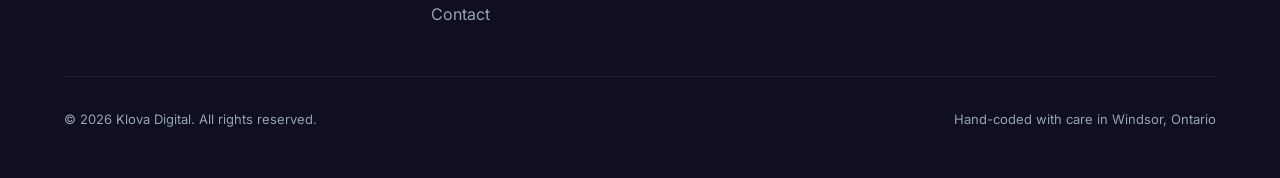
<file: web-design-ottawa.html>
<!DOCTYPE html>
<html lang="en-CA">

<head>
  <meta charset="UTF-8">
  <meta name="viewport" content="width=device-width, initial-scale=1.0">
  <title>Web Design Ottawa | Klova Digital</title>
  <meta name="description"
    content="Hand-coded websites for Ottawa local businesses. Fast, SEO-ready, $1,499 flat or $150/month. Free mockup first." />
  <meta name="keywords"
    content="web design Canada, website designer Canada, local business website Canada, affordable web design Canada, web design for contractors Canada, small business website Canada" />
  <link rel="canonical" href="https://www.klovadigital.com/" />
  <meta property="og:title" content="Web Design for Local Service Businesses Canada | Klova Digital" />
  <meta property="og:description"
    content="Fast, hand-coded websites for Canadian local businesses. Free mockup first. $1,499 flat fee." />
  <meta property="og:type" content="website" />
  <link rel="icon" type="image/png" href="images/favicon.png" />
  <link rel="apple-touch-icon" href="images/favicon.png" />

  <script type="application/ld+json">
  {
    "@context": "https://schema.org",
    "@type": "ProfessionalService",
    "name": "Klova Digital",
    "description": "Web design agency building fast, modern websites for local Ontario businesses.",
    "url": "https://www.klovadigital.com",
    "email": "hello@klovadigital.com",
    "address": {
      "@type": "PostalAddress",
      "addressLocality": "Windsor",
      "addressRegion": "ON",
      "addressCountry": "CA"
    },
    "areaServed": "Ontario, Canada",
    "priceRange": "$$"
  }
  </script>

  <link rel="preconnect" href="https://fonts.googleapis.com">
  <link rel="preconnect" href="https://fonts.gstatic.com" crossorigin>
  <link
    href="https://fonts.googleapis.com/css2?family=Inter:wght@400;500&family=Plus+Jakarta+Sans:ital,wght@0,600;0,700;1,600&display=swap"
    rel="stylesheet">

  <link rel="stylesheet" href="css/style.css">
  <script src="js/main.js" defer></script>
</head>

<body>

  <!-- SECTION 1: STICKY NAVIGATION -->
  <nav class="navbar" id="navbar">
    <div class="nav-container">
      <a href="#" class="nav-logo" aria-label="Klova Digital Home">
        <img src="images/klova-logo2.png" alt="Klova Digital Logo" width="120" height="auto">
      </a>
      <div class="nav-links">
        <a href="#work" class="nav-link">Work</a>
        <a href="#services" class="nav-link">Services</a>
        <a href="#process" class="nav-link">Process</a>
        <a href="#about" class="nav-link">About</a>
        <a href="#faq" class="nav-link">FAQ</a>
        <div class="nav-dropdown">
          <button class="nav-link dropdown-toggle" aria-expanded="false">Industries ▾</button>
          <div class="dropdown-menu">
            <a href="web-design-for-painters.html">Painters</a>
            <a href="web-design-for-plumbers.html">Plumbers</a>
            <a href="web-design-for-landscapers.html">Landscapers</a>
            <a href="web-design-for-contractors.html">Contractors</a>
            <a href="web-design-for-cleaners.html">Cleaners</a>
          </div>
        </div>
        <a href="#contact" class="nav-link">Contact</a>
      </div>
      <div class="nav-right">
        <a href="#contact" class="btn btn-primary nav-btn">Get a Free Mockup</a>
        <button class="mobile-menu-toggle" aria-label="Open menu">
          <span class="hamburger"></span>
        </button>
      </div>
    </div>
  </nav>

  <!-- Mobile Drawer -->
  <div class="mobile-drawer" id="mobileDrawer">
    <div class="mobile-links">
      <a href="#work" class="mobile-link">Work</a>
      <a href="#services" class="mobile-link">Services</a>
      <a href="#process" class="mobile-link">Process</a>
      <a href="#about" class="mobile-link">About</a>
      <a href="#faq" class="mobile-link">FAQ</a>
      <a href="#contact" class="mobile-link">Contact</a>
      <a href="#contact" class="btn btn-primary mobile-cta">Get a Free Mockup</a>
    </div>
  </div>

  <main>
    <!-- SECTION 2: HERO -->
    <section class="hero" id="home">
      <div class="container hero-container">
        <span class="small-label">WEB DESIGN FOR LOCAL SERVICE BUSINESSES</span>
        <h1 class="hero-title">Web Design for Ottawa Local Service Businesses.</h1>
        <p class="hero-subtitle">
          Stand out in the Ottawa market with a blazing fast, hand-coded website. Designed specifically for local trades and service businesses, we handle the SEO, mobile design, and speed so you can focus on running your business.
        </p>

        <div class="trust-badges">
          <div class="badge">
            <span class="badge-icon">✓</span> Delivered in 24 Hours
          </div>
          <div class="badge">
            <span class="badge-icon">✓</span> Flat Fee — No Surprises
          </div>
          <div class="badge">
            <span class="badge-icon">✓</span> Free Mockup First
          </div>
          <div class="badge">
            <span class="badge-icon">✓</span> Serving All of Canada
          </div>
        </div>

        <div class="hero-buttons">
          <a href="#contact" class="btn btn-primary btn-large hero-cta-primary">Get a Free Mockup</a>
          <a href="#work" class="btn btn-outline btn-large">See Our Work</a>
        </div>
        <p class="hero-commitment">No commitment. No payment. Just a free design concept.</p>
      </div>

      <div class="client-strip">
        <p class="strip-label">TRUSTED BY LOCAL CANADIAN BUSINESSES</p>
        <div class="scroll-container">
          <div class="scroll-content">
            <!-- Duplicate for infinite scroll -->
            <span>Lumen</span> <span class="dot">·</span>
            <span>J Countertop Installer</span> <span class="dot">·</span>
            <span>Performance Plumbing Solutions</span> <span class="dot">·</span>
            <span>Sony XM6</span> <span class="dot">·</span>
            <span>Klova Digital</span> <span class="dot">·</span>
            <span>Local Canadian Businesses</span> <span class="dot">·</span>
            <span>Lumen</span> <span class="dot">·</span>
            <span>J Countertop Installer</span> <span class="dot">·</span>
            <span>Performance Plumbing Solutions</span> <span class="dot">·</span>
            <span>Sony XM6</span> <span class="dot">·</span>
            <span>Klova Digital</span> <span class="dot">·</span>
            <span>Local Canadian Businesses</span>
          </div>
        </div>
      </div>
    </section>

    <!-- SECTION 3: WORK / PORTFOLIO -->
    <section class="work section-padding" id="work">
      <div class="container">
        <div class="section-header center reveal">
          <span class="section-label">RECENT WORK</span>
          <h2>Websites That Get Local Businesses Found</h2>
          <p class="section-subtext">Every site is built from scratch — no templates, no page builders. Just clean
            hand-coded HTML, CSS, and JavaScript.</p>
        </div>

        <div class="work-grid">
          <a href="https://www.lumen-pk.com" target="_blank" rel="noopener noreferrer" class="work-card reveal">
            <div class="browser-frame">
              <div class="browser-dots">
                <span class="dot red"></span>
                <span class="dot yellow"></span>
                <span class="dot green"></span>
              </div>
              <img src="./images/lumen-preview.PNG" alt="Lumen Website Preview" width="800" height="450" loading="lazy"
                class="work-preview-img">
            </div>
            <div class="work-info">
              <h3 class="work-title">Lumen</h3>
              <p class="work-type">Online Dermatology Platform</p>
              <span class="location-tag">Pakistan</span>
            </div>
            <div class="visit-site-badge">Visit Site →</div>
          </a>

          <a href="https://pxxrth.github.io/J-countertop/" target="_blank" rel="noopener noreferrer"
            class="work-card reveal">
            <div class="browser-frame">
              <div class="browser-dots">
                <span class="dot red"></span>
                <span class="dot yellow"></span>
                <span class="dot green"></span>
              </div>
              <img src="./images/JCT-preview.PNG" alt="J Countertop Installer Website Preview" width="800" height="450"
                loading="lazy" class="work-preview-img">
            </div>
            <div class="work-info">
              <h3 class="work-title">J Countertop Installer</h3>
              <p class="work-type">Premium Countertop Website</p>
              <span class="location-tag">Manila, Philippines</span>
            </div>
            <div class="visit-site-badge">Visit Site →</div>
          </a>

          <a href="https://www.performanceplumbingsolutions.com" target="_blank" rel="noopener noreferrer"
            class="work-card reveal">
            <div class="browser-frame">
              <div class="browser-dots">
                <span class="dot red"></span>
                <span class="dot yellow"></span>
                <span class="dot green"></span>
              </div>
              <img src="./images/pps-preview.PNG" alt="Performance Plumbing Solutions Website Preview" width="800"
                height="450" loading="lazy" class="work-preview-img">
            </div>
            <div class="work-info">
              <h3 class="work-title">Performance Plumbing Solutions</h3>
              <p class="work-type">Local Plumbing Business</p>
              <span class="location-tag">Windsor, Ontario</span>
            </div>
            <div class="visit-site-badge">Visit Site →</div>
          </a>

          <a href="#" target="_blank" rel="noopener noreferrer" class="work-card reveal">
            <div class="browser-frame">
              <div class="browser-dots">
                <span class="dot red"></span>
                <span class="dot yellow"></span>
                <span class="dot green"></span>
              </div>
              <img src="./images/sony-preview.PNG" alt="Sony XM6 Website Preview" width="800" height="450" loading="lazy"
                class="work-preview-img">
            </div>
            <div class="work-info">
              <h3 class="work-title">Sony XM6</h3>
              <p class="work-type">Product Launch Landing Page</p>
              <span class="location-tag">Ontario, Canada</span>
            </div>
            <div class="visit-site-badge">Visit Site →</div>
          </a>
        </div>

        <div class="center-cta reveal">
          <a href="#contact" class="btn btn-primary btn-large">Get a Free Mockup for Your Business</a>
        </div>
      </div>
    </section>

    <!-- SECTION 4: SERVICES -->
    <section class="services section-padding" id="services">
      <div class="container">
        <div class="section-header center reveal">
          <span class="section-label">WHAT YOU GET</span>
          <h2>Everything Your Business Needs to Get Found Online</h2>
        </div>

        <div class="service-grid">
          <div class="service-card reveal">
            <div class="service-icon">
              <svg width="24" height="24" viewBox="0 0 24 24" fill="none" stroke="#4F6EF7" stroke-width="2"
                stroke-linecap="round" stroke-linejoin="round">
                <path d="M16 18l6-6-6-6M8 6l-6 6 6 6" />
              </svg>
            </div>
            <h3>Hand-Coded Website</h3>
            <p>Built with clean HTML, CSS, and JavaScript. No bloated page builders. Fast, lightweight, and fully custom
              to your business.</p>
          </div>

          <div class="service-card reveal">
            <div class="service-icon">
              <svg width="24" height="24" viewBox="0 0 24 24" fill="none" stroke="#4F6EF7" stroke-width="2"
                stroke-linecap="round" stroke-linejoin="round">
                <rect x="5" y="2" width="14" height="20" rx="2" ry="2" />
                <line x1="12" y1="18" x2="12.01" y2="18" />
              </svg>
            </div>
            <h3>Mobile-First Design</h3>
            <p>Over 80% of your customers search on their phones. Every site we build looks and works perfectly on any
              screen size.</p>
          </div>

          <div class="service-card reveal">
            <div class="service-icon">
              <svg width="24" height="24" viewBox="0 0 24 24" fill="none" stroke="#4F6EF7" stroke-width="2"
                stroke-linecap="round" stroke-linejoin="round">
                <path d="M2 12h4l3-9 5 18 3-9h5" />
              </svg>
            </div>
            <h3>On-Page SEO</h3>
            <p>Title tags, meta descriptions, local keywords, schema markup, and Google Business optimisation baked into
              every page from day one.</p>
          </div>

          <div class="service-card reveal">
            <div class="service-icon">
              <svg width="24" height="24" viewBox="0 0 24 24" fill="none" stroke="#4F6EF7" stroke-width="2"
                stroke-linecap="round" stroke-linejoin="round">
                <circle cx="12" cy="12" r="10" />
                <polyline points="12 6 12 12 16 14" />
              </svg>
            </div>
            <h3>Delivered in 24 Hours</h3>
            <p>Most agencies take weeks. We build and deliver your complete website in 24 hours from the moment you
              approve the mockup.</p>
          </div>

          <div class="service-card reveal">
            <div class="service-icon">
              <svg width="24" height="24" viewBox="0 0 24 24" fill="none" stroke="#4F6EF7" stroke-width="2"
                stroke-linecap="round" stroke-linejoin="round">
                <path
                  d="M21 16V8a2 2 0 0 0-1-1.73l-7-4a2 2 0 0 0-2 0l-7 4A2 2 0 0 0 3 8v8a2 2 0 0 0 1 1.73l7 4a2 2 0 0 0 2 0l7-4A2 2 0 0 0 21 16z" />
                <polyline points="3.27 6.96 12 12.01 20.73 6.96" />
                <line x1="12" y1="22.08" x2="12" y2="12" />
              </svg>
            </div>
            <h3>Hosting & Maintenance</h3>
            <p>Optional $150/month plan. We handle your domain, hosting, SSL, updates, and backups. You never have to
              think about it.</p>
          </div>

          <div class="service-card reveal">
            <div class="service-icon">
              <svg width="24" height="24" viewBox="0 0 24 24" fill="none" stroke="#4F6EF7" stroke-width="2"
                stroke-linecap="round" stroke-linejoin="round">
                <polygon
                  points="12 2 15.09 8.26 22 9.27 17 14.14 18.18 21.02 12 17.77 5.82 21.02 7 14.14 2 9.27 8.91 8.26 12 2" />
              </svg>
            </div>
            <h3>Free Mockup First</h3>
            <p>Before you spend a dollar, we build a free homepage mockup so you can see exactly what your site will look
              like. Zero risk.</p>
          </div>
        </div>
      </div>
    </section>

    <!-- SECTION 5: THE PROCESS -->
    <section class="process section-padding" id="process">
      <div class="container">
        <div class="section-header center reveal">
          <span class="section-label">THE PROCESS</span>
          <h2>From Zero to Live in 48 Hours</h2>
          <p class="section-subtext">You don't have to do anything technical. We handle everything from design to launch.
          </p>
        </div>

        <div class="timeline reveal">
          <div class="timeline-step">
            <div class="step-number">1</div>
            <h3>Free Mockup</h3>
            <p>Tell us about your business. We build a free homepage mockup in 20 minutes and send it to you. No
              commitment, no payment.</p>
          </div>
          <div class="timeline-step">
            <div class="step-number">2</div>
            <h3>You Review</h3>
            <p>You look at the mockup and tell us what you like or want changed. One round of revisions included,
              always.</p>
          </div>
          <div class="timeline-step">
            <div class="step-number">3</div>
            <h3>We Build It</h3>
            <p>Once you're happy with the direction, we build the full website in 24 hours. Clean code, fast loading,
              mobile-ready.</p>
          </div>
          <div class="timeline-step">
            <div class="step-number">4</div>
            <h3>Goes Live</h3>
            <p>We deploy to Cloudflare Pages, connect your domain, set up SSL, and submit to Google. Your business is
              online.</p>
          </div>
        </div>

        <div class="center-cta reveal">
          <a href="#contact" class="btn btn-primary btn-large">Start With a Free Mockup</a>
        </div>
      </div>
    </section>

    <!-- SECTION 6: PRICING -->
    <section class="pricing section-padding" id="pricing">
      <div class="container reveal">
        <div class="section-header center">
          <span class="section-label">TRANSPARENT PRICING</span>
          <h2>Simple, Honest Pricing — No Surprises.</h2>
          <p class="section-subtext">Start with a free mockup — see your site before you pay anything.</p>
        </div>

        <div class="pricing-grid">
          <!-- LEFT CARD -->
          <div class="pricing-card">
            <div class="pricing-header">
              <h3>One-Time</h3>
              <div class="price">$1,499</div>
              <p class="pricing-subtext">One-time flat fee</p>
            </div>
            <ul class="pricing-features">
              <li>Custom hand-coded design</li>
              <li>On-page SEO</li>
              <li>Mobile-first build</li>
              <li>Cloudflare hosting setup</li>
              <li>SSL</li>
              <li>Google Search Console</li>
              <li>Free mockup before payment</li>
              <li>You own it forever</li>
            </ul>
            <a href="#contact" class="btn btn-primary pricing-btn">Get Your Free Mockup</a>
          </div>

          <!-- RIGHT CARD -->
          <div class="pricing-card">
            <div class="pricing-header">
              <h3>Monthly</h3>
              <div class="price">$150<span>/month</span></div>
              <p class="pricing-subtext">6-month minimum</p>
            </div>
            <ul class="pricing-features">
              <li>Custom hand-coded design</li>
              <li>On-page SEO</li>
              <li>Mobile-first build</li>
              <li>Free mockup before payment</li>
              <li>Hosting & SSL included</li>
              <li>Unlimited edits</li>
              <li>Ongoing support</li>
              <li>Monthly performance report</li>
            </ul>
            <a href="#contact" class="btn btn-primary pricing-btn">Get Your Free Mockup</a>
          </div>
        </div>
      </div>
    </section>

    <!-- SECTION 7: TESTIMONIALS -->
    <section class="reviews section-padding" id="reviews">
      <div class="container reviews-container">
        <div class="section-header center reveal">
          <span class="section-label">CLIENT TESTIMONIALS</span>
          <h2 class="reviews-heading">What Clients Say</h2>
        </div>

        <div class="testimonial-list reveal">
          <!-- CARD 1 -->
          <div class="testimonial-card">
            <div class="testimonial-left">
              <div class="client-photo placeholder-photo">
                <span class="initials">HA</span>
              </div>
              <h4 class="client-name">Hamza A.</h4>
              <p class="client-business">Lumen — Online Dermatology</p>
              <p class="client-location">Pakistan</p>
              <span class="project-tag">Skincare Platform</span>
              <div class="stars">★★★★★</div>
            </div>
            <div class="testimonial-right">
              <div class="large-quote-mark">"</div>
              <p class="pull-quote">"Clean, fast, and exactly what we needed. On par with agencies charging 5x more."
              </p>
              <a href="https://www.lumen-pk.com" class="read-story-link" target="_blank" rel="noopener">Visit
                lumen-pk.com →</a>
            </div>
          </div>

          <!-- CARD 2 -->
          <div class="testimonial-card">
            <div class="testimonial-left">
              <div class="client-photo placeholder-photo">
                <span class="initials">JC</span>
              </div>
              <h4 class="client-name">Jason C.</h4>
              <p class="client-business">J Countertop Installer</p>
              <p class="client-location">Manila, Philippines</p>
              <span class="project-tag">Premium Countertop Website</span>
              <div class="stars">★★★★★</div>
            </div>
            <div class="testimonial-right">
              <div class="large-quote-mark">"</div>
              <p class="pull-quote">"Received a complete, professional website within 24 hours. Our customers notice it
                immediately."</p>
              <a href="https://pxxrth.github.io/J-countertop/" class="read-story-link" target="_blank"
                rel="noopener">Visit jcountertopinstaller.com →</a>
            </div>
          </div>

          <!-- CARD 3 -->
          <div class="testimonial-card">
            <div class="testimonial-left">
              <div class="client-photo placeholder-photo">
                <span class="initials">MT</span>
              </div>
              <h4 class="client-name">Marcus T.</h4>
              <p class="client-business">Sony XM6 — Product Launch Page</p>
              <p class="client-location">Ontario, Canada</p>
              <span class="project-tag">Product Landing Page</span>
              <div class="stars">★★★★★</div>
            </div>
            <div class="testimonial-right">
              <div class="large-quote-mark">"</div>
              <p class="pull-quote">"Slick, fast, and converted better than expected. Looked genuinely world-class."</p>
              <a href="#work" class="read-story-link">View the project →</a>
            </div>
          </div>
        </div>

        <div class="center-cta reveal">
          <a href="#contact" class="btn btn-primary btn-large">Start Your Project Today</a>
        </div>
      </div>
    </section>

    <!-- SECTION 8: ABOUT -->
    <section class="about section-padding" id="about">
      <div class="container about-container reveal">
        <div class="about-content full-width">
          <span class="section-label">ABOUT</span>
          <h2>Built by a Team Who Actually Cares About Your Results.</h2>
          <div class="about-text">
            <p>Klova Digital was built with one belief: every local business deserves a website that actually works — one that loads fast, looks professional, and gets found on Google.</p>
            <p>Too many trades businesses — painters, plumbers, landscapers, contractors — are stuck with slow, outdated sites built by agencies who charged too much, took too long, and then disappeared. Klova Digital exists to fix that.</p>
            <p>Every website is hand-coded from scratch. No WordPress. No page builders. No bloated templates. Just clean, fast HTML and CSS that Google loves and customers trust.</p>
            <p>Clients get direct access — not a support ticket, not an account manager. Direct communication, start to finish.</p>
          </div>
          <div class="about-trust">
            <span>Serving all of Canada</span>
            <span class="divider">|</span>
            <span>Hand-coded only</span>
            <span class="divider">|</span>
            <span>Direct communication</span>
            <span class="divider">|</span>
            <span>24hr delivery</span>
          </div>
          <a href="#contact" class="btn btn-primary">Start Your Project</a>
        </div>
      </div>
    </section>

    <!-- SECTION 9: FAQ -->
    <section class="faq section-padding" id="faq">
      <div class="container faq-container">
        <div class="section-header center reveal">
          <h2>Common Questions</h2>
          <p class="section-subtext">If you have a question not answered here, just get in touch.</p>
        </div>

        <div class="accordion reveal">
          <div class="accordion-item">
            <button class="accordion-header" aria-expanded="false">
              How does the free mockup work?
              <span class="accordion-icon"><svg width="20" height="20" viewBox="0 0 24 24" fill="none"
                  stroke="currentColor" stroke-width="2" stroke-linecap="round" stroke-linejoin="round">
                  <polyline points="6 9 12 15 18 9"></polyline>
                </svg></span>
            </button>
            <div class="accordion-content">
              <p>You tell us about your business and we build a homepage concept in about 20 minutes and send it to you.
                No payment, no commitment. You only move forward if you love it.</p>
            </div>
          </div>

          <div class="accordion-item">
            <button class="accordion-header" aria-expanded="false">
              How long does the full website take?
              <span class="accordion-icon"><svg width="20" height="20" viewBox="0 0 24 24" fill="none"
                  stroke="currentColor" stroke-width="2" stroke-linecap="round" stroke-linejoin="round">
                  <polyline points="6 9 12 15 18 9"></polyline>
                </svg></span>
            </button>
            <div class="accordion-content">
              <p>Once you approve the mockup and pay the deposit, the full website is delivered within 24 hours. Most
                clients are live within 48 hours of first contact.</p>
            </div>
          </div>

          <div class="accordion-item">
            <button class="accordion-header" aria-expanded="false">
              Do I need to provide anything?
              <span class="accordion-icon"><svg width="20" height="20" viewBox="0 0 24 24" fill="none"
                  stroke="currentColor" stroke-width="2" stroke-linecap="round" stroke-linejoin="round">
                  <polyline points="6 9 12 15 18 9"></polyline>
                </svg></span>
            </button>
            <div class="accordion-content">
              <p>Just some basic info about your business — what you do, your phone number, any photos you have. We
                handle everything else including copy, SEO, and deployment.</p>
            </div>
          </div>

          <div class="accordion-item">
            <button class="accordion-header" aria-expanded="false">
              What if I don't have photos?
              <span class="accordion-icon"><svg width="20" height="20" viewBox="0 0 24 24" fill="none"
                  stroke="currentColor" stroke-width="2" stroke-linecap="round" stroke-linejoin="round">
                  <polyline points="6 9 12 15 18 9"></polyline>
                </svg></span>
            </button>
            <div class="accordion-content">
              <p>No problem. We can source appropriate images for your industry. Real photos of your work always look
                better if you have them though.</p>
            </div>
          </div>

          <div class="accordion-item">
            <button class="accordion-header" aria-expanded="false">
              How does payment work?
              <span class="accordion-icon"><svg width="20" height="20" viewBox="0 0 24 24" fill="none"
                  stroke="currentColor" stroke-width="2" stroke-linecap="round" stroke-linejoin="round">
                  <polyline points="6 9 12 15 18 9"></polyline>
                </svg></span>
            </button>
            <div class="accordion-content">
              <p>$250 deposit via e-transfer to confirm the project, and $1,249 on delivery once you approve the final
                site. No payment before you see and approve the work.</p>
            </div>
          </div>

          <div class="accordion-item">
            <button class="accordion-header" aria-expanded="false">
              Do you offer ongoing support?
              <span class="accordion-icon"><svg width="20" height="20" viewBox="0 0 24 24" fill="none"
                  stroke="currentColor" stroke-width="2" stroke-linecap="round" stroke-linejoin="round">
                  <polyline points="6 9 12 15 18 9"></polyline>
                </svg></span>
            </button>
            <div class="accordion-content">
              <p>Yes — the optional $150/month plan includes domain management, hosting, SSL, security, and small
                updates. Cancel any time.</p>
            </div>
          </div>

          <div class="accordion-item">
            <button class="accordion-header" aria-expanded="false">
              What areas do you serve?
              <span class="accordion-icon"><svg width="20" height="20" viewBox="0 0 24 24" fill="none"
                  stroke="currentColor" stroke-width="2" stroke-linecap="round" stroke-linejoin="round">
                  <polyline points="6 9 12 15 18 9"></polyline>
                </svg></span>
            </button>
            <div class="accordion-content">
              <p>We work with businesses across all of Canada — Toronto, Ottawa,
                Winnipeg, Calgary, Edmonton, Vancouver, Windsor, and everywhere in between. All work is done remotely.</p>
            </div>
          </div>

          <div class="accordion-item">
            <button class="accordion-header" aria-expanded="false">
              Why hand-coded instead of Wordpress or Wix?
              <span class="accordion-icon"><svg width="20" height="20" viewBox="0 0 24 24" fill="none"
                  stroke="currentColor" stroke-width="2" stroke-linecap="round" stroke-linejoin="round">
                  <polyline points="6 9 12 15 18 9"></polyline>
                </svg></span>
            </button>
            <div class="accordion-content">
              <p>Hand-coded sites load faster, rank better on Google, have zero plugin vulnerabilities, and never go
                down due to platform updates. It's simply a better product.</p>
            </div>
          </div>
        </div>
      </div>
    </section>

    <!-- SECTION 10: FINAL CTA & CONTACT -->
    <section class="final-cta section-padding" id="contact">
      <div class="container final-cta-container reveal">
        <h2>Ready to Get More Customers Online?</h2>
        <p class="final-subtext">Start with a free mockup. No commitment, no cost. We build it, you decide.</p>

        <div class="contact-form-wrapper">
          <form id="contactForm" class="contact-form" onsubmit="handleFormSubmit(event)">
            <div class="form-group">
              <label for="name" class="sr-only">Name</label>
              <input type="text" id="name" name="name" placeholder="Your Name" required>
            </div>
            <div class="form-group">
              <label for="email" class="sr-only">Email</label>
              <input type="email" id="email" name="email" placeholder="Email Address" required>
            </div>
            <div class="form-group">
              <label for="business" class="sr-only">Business Name</label>
              <input type="text" id="business" name="business" placeholder="Business Name" required>
            </div>
            <div class="form-group">
              <label for="message" class="sr-only">Message</label>
              <textarea id="message" name="message" placeholder="How can we help you?" rows="4" required></textarea>
            </div>
            <button type="submit" class="btn btn-primary btn-large form-submit">Get Your Free Mockup</button>
          </form>

          <div id="formSuccess" class="form-success hidden">
            <div class="success-icon">✓</div>
            <h3>Message Sent!</h3>
            <p>Thanks for reaching out. We'll get back to you with your free mockup shortly.</p>
          </div>
        </div>

        <p class="email-direct">Or email us directly at <a
            href="mailto:hello@klovadigital.com">hello@klovadigital.com</a></p>
        <p class="peak-end">Every local business deserves to be found online. Let's make that happen.</p>
      </div>
    </section>
  </main>

  <!-- SECTION 11: FOOTER -->
  <footer class="site-footer">
    <div class="container">
      <div class="footer-grid">
        <div class="footer-brand">
          <img src="images/klova-logo2.png" alt="Klova Digital Logo" width="100" height="auto" loading="lazy">
          <p>Hand-coded websites for Canadian local businesses.</p>
        </div>

        <div class="footer-links">
          <h4 class="footer-heading">Company</h4>
          <a href="#work">Work</a>
          <a href="#services">Services</a>
          <a href="#process">Process</a>
          <a href="#about">About</a>
          <a href="#faq">FAQ</a>
          <a href="#contact">Contact</a>
        </div>
        
        <div class="footer-links">
          <h4 class="footer-heading">Industries</h4>
          <a href="web-design-for-painters.html">Painters</a>
          <a href="web-design-for-plumbers.html">Plumbers</a>
          <a href="web-design-for-landscapers.html">Landscapers</a>
          <a href="web-design-for-contractors.html">Contractors</a>
          <a href="web-design-for-cleaners.html">Cleaners</a>
        </div>

        <div class="footer-links">
          <h4 class="footer-heading">Cities</h4>
          <a href="web-design-toronto.html">Toronto</a>
          <a href="web-design-ottawa.html">Ottawa</a>
          <a href="web-design-winnipeg.html">Winnipeg</a>
          <a href="web-design-calgary.html">Calgary</a>
          <a href="web-design-hamilton.html">Hamilton</a>
        </div>

        <div class="footer-contact">
          <h4 class="footer-heading">Contact</h4>
          <a href="mailto:hello@klovadigital.com">hello@klovadigital.com</a>
          <span>Serving All of Canada</span>
          <div class="social-links">
            <a href="#" aria-label="Instagram">Instagram</a>
            <a href="#" aria-label="Facebook">Facebook</a>
          </div>
        </div>
      </div>

      <div class="footer-bottom">
        <p>&copy; 2026 Klova Digital. All rights reserved.</p>
        <p>Hand-coded with care in Windsor, Ontario</p>
      </div>
    </div>
  </footer>

</body>

</html>
</file>
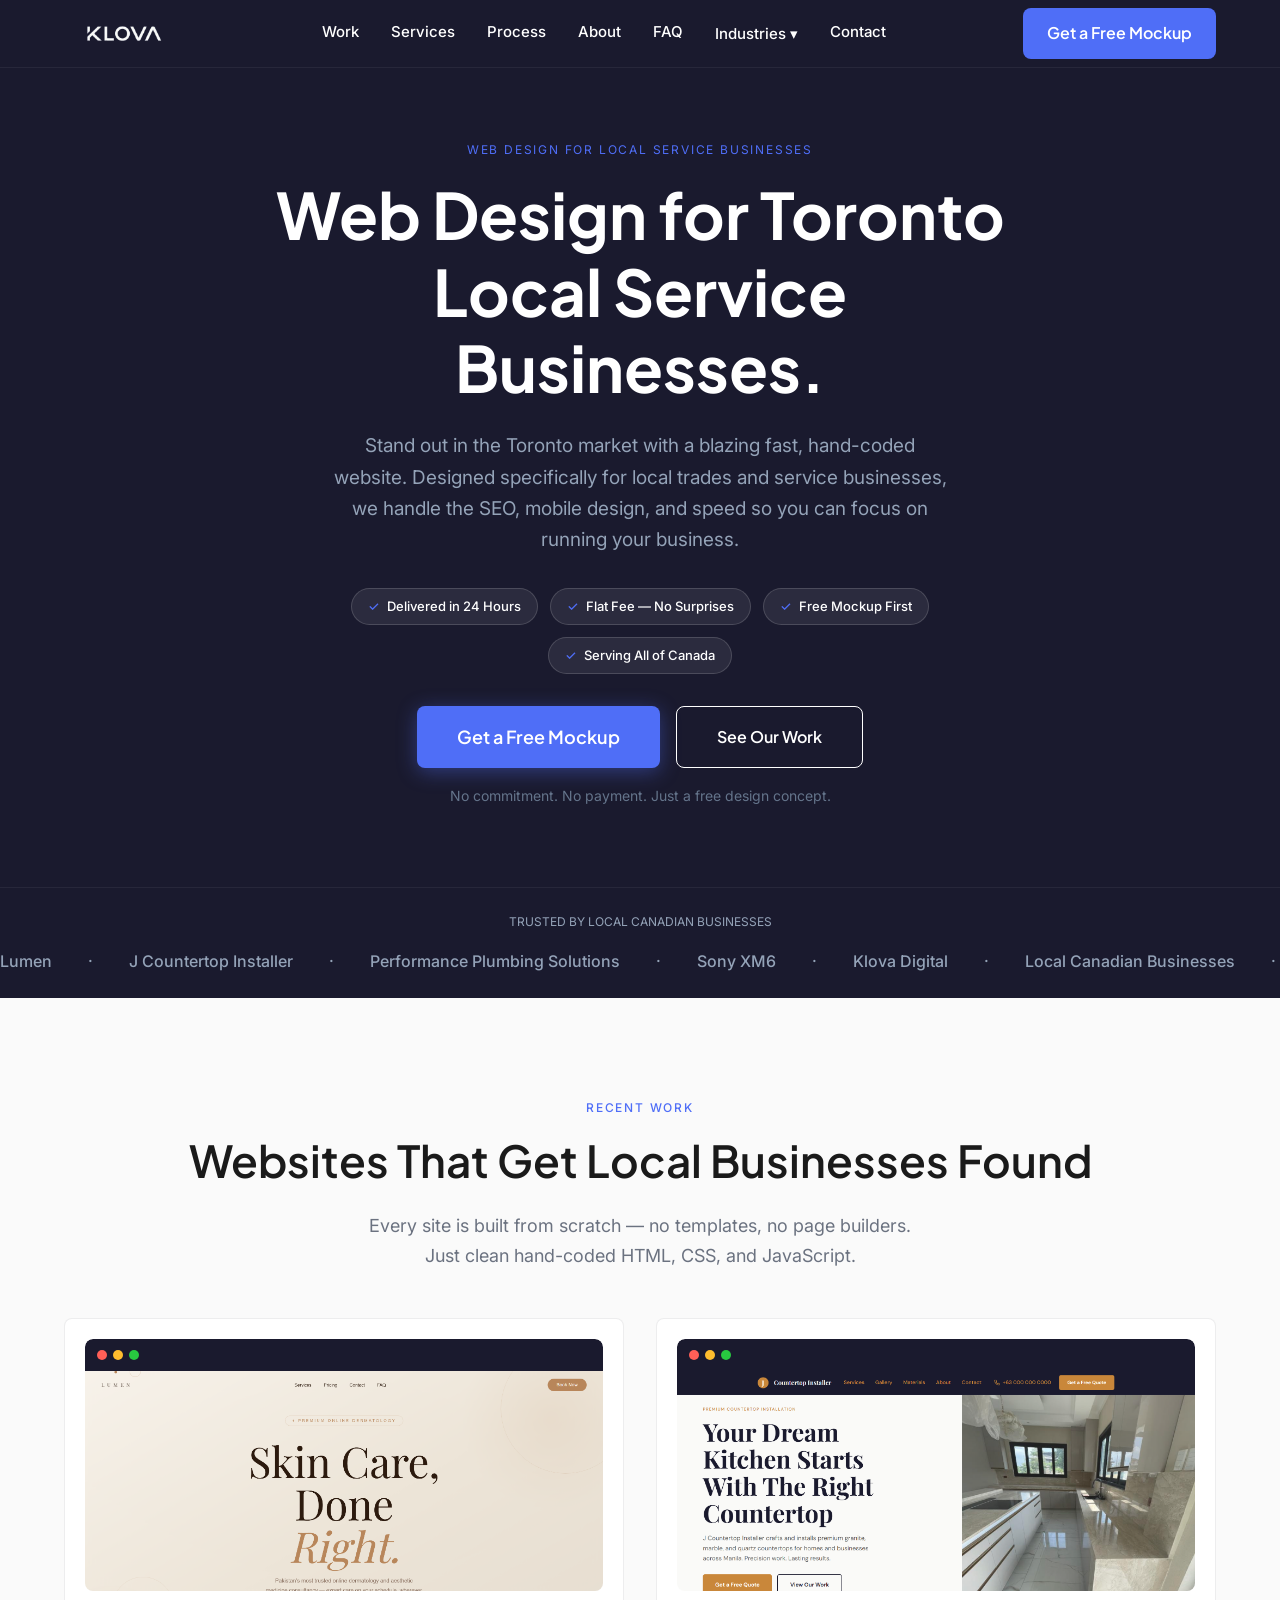
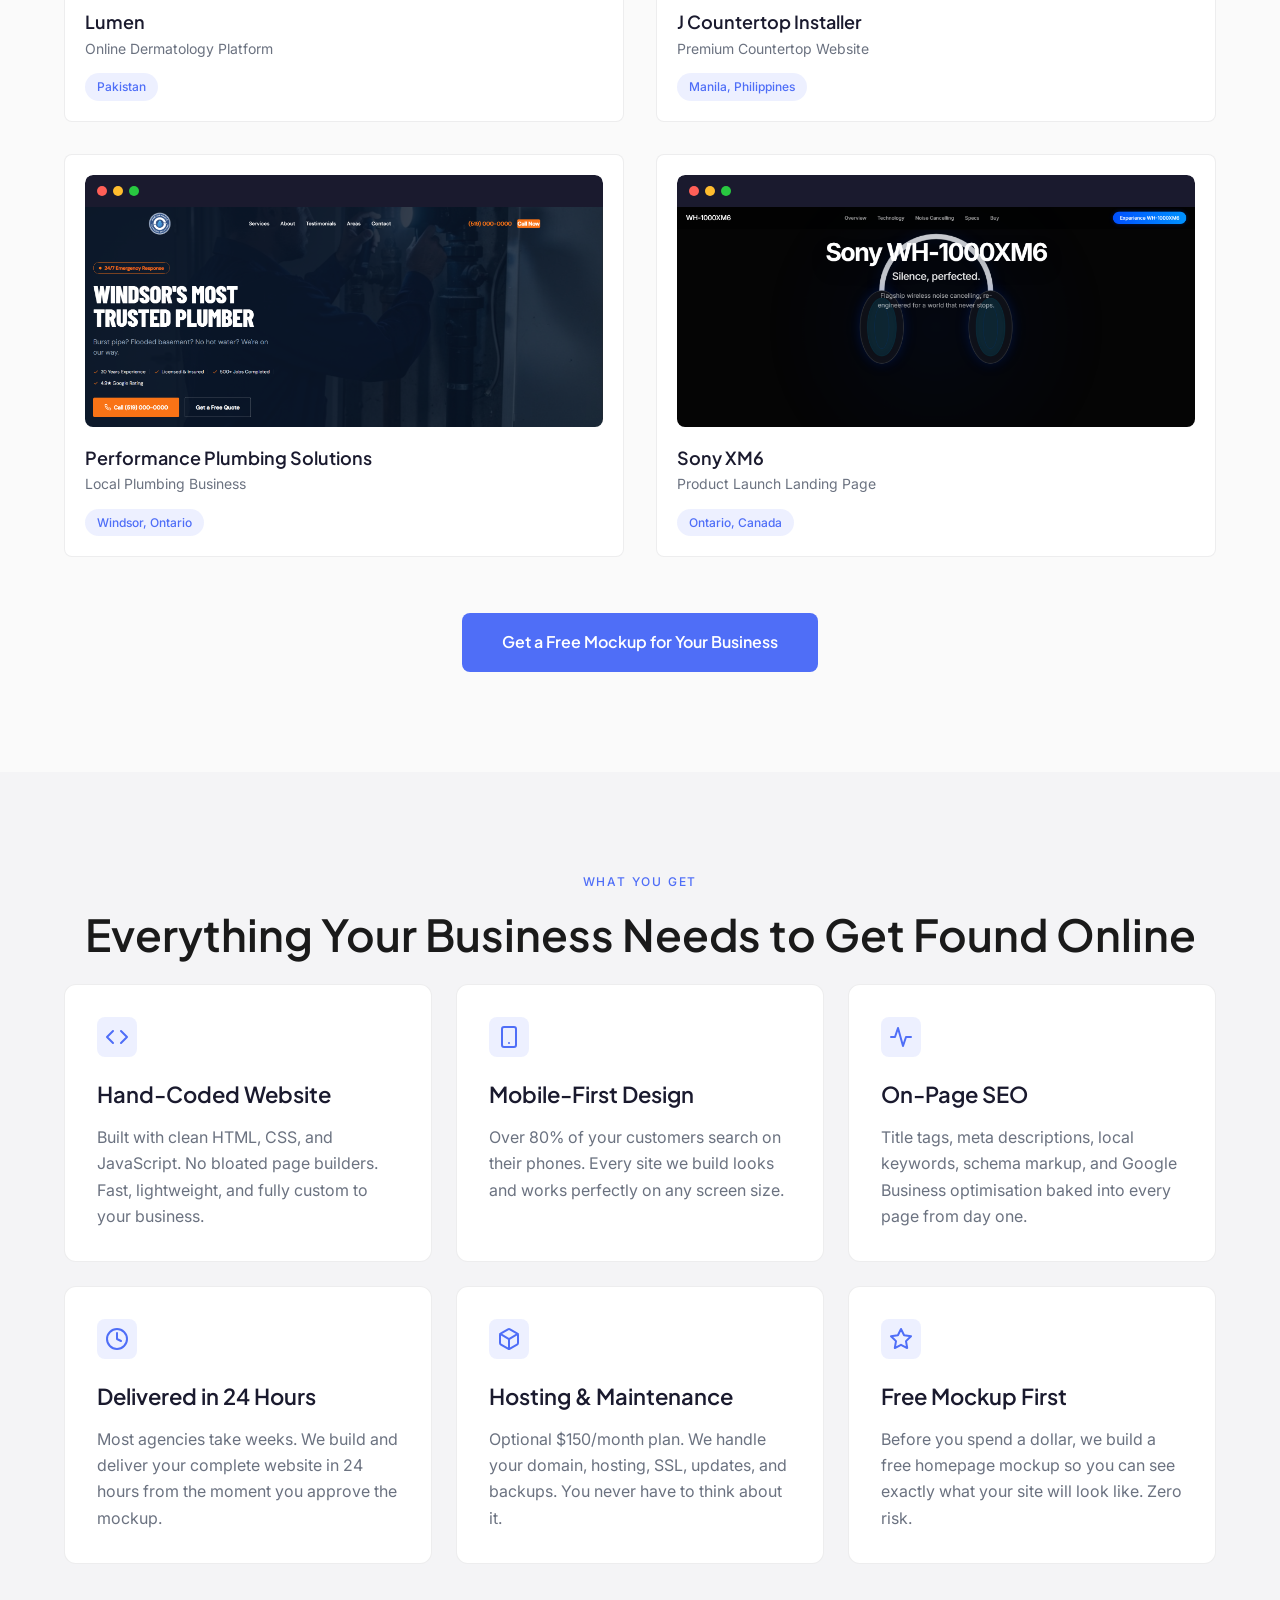
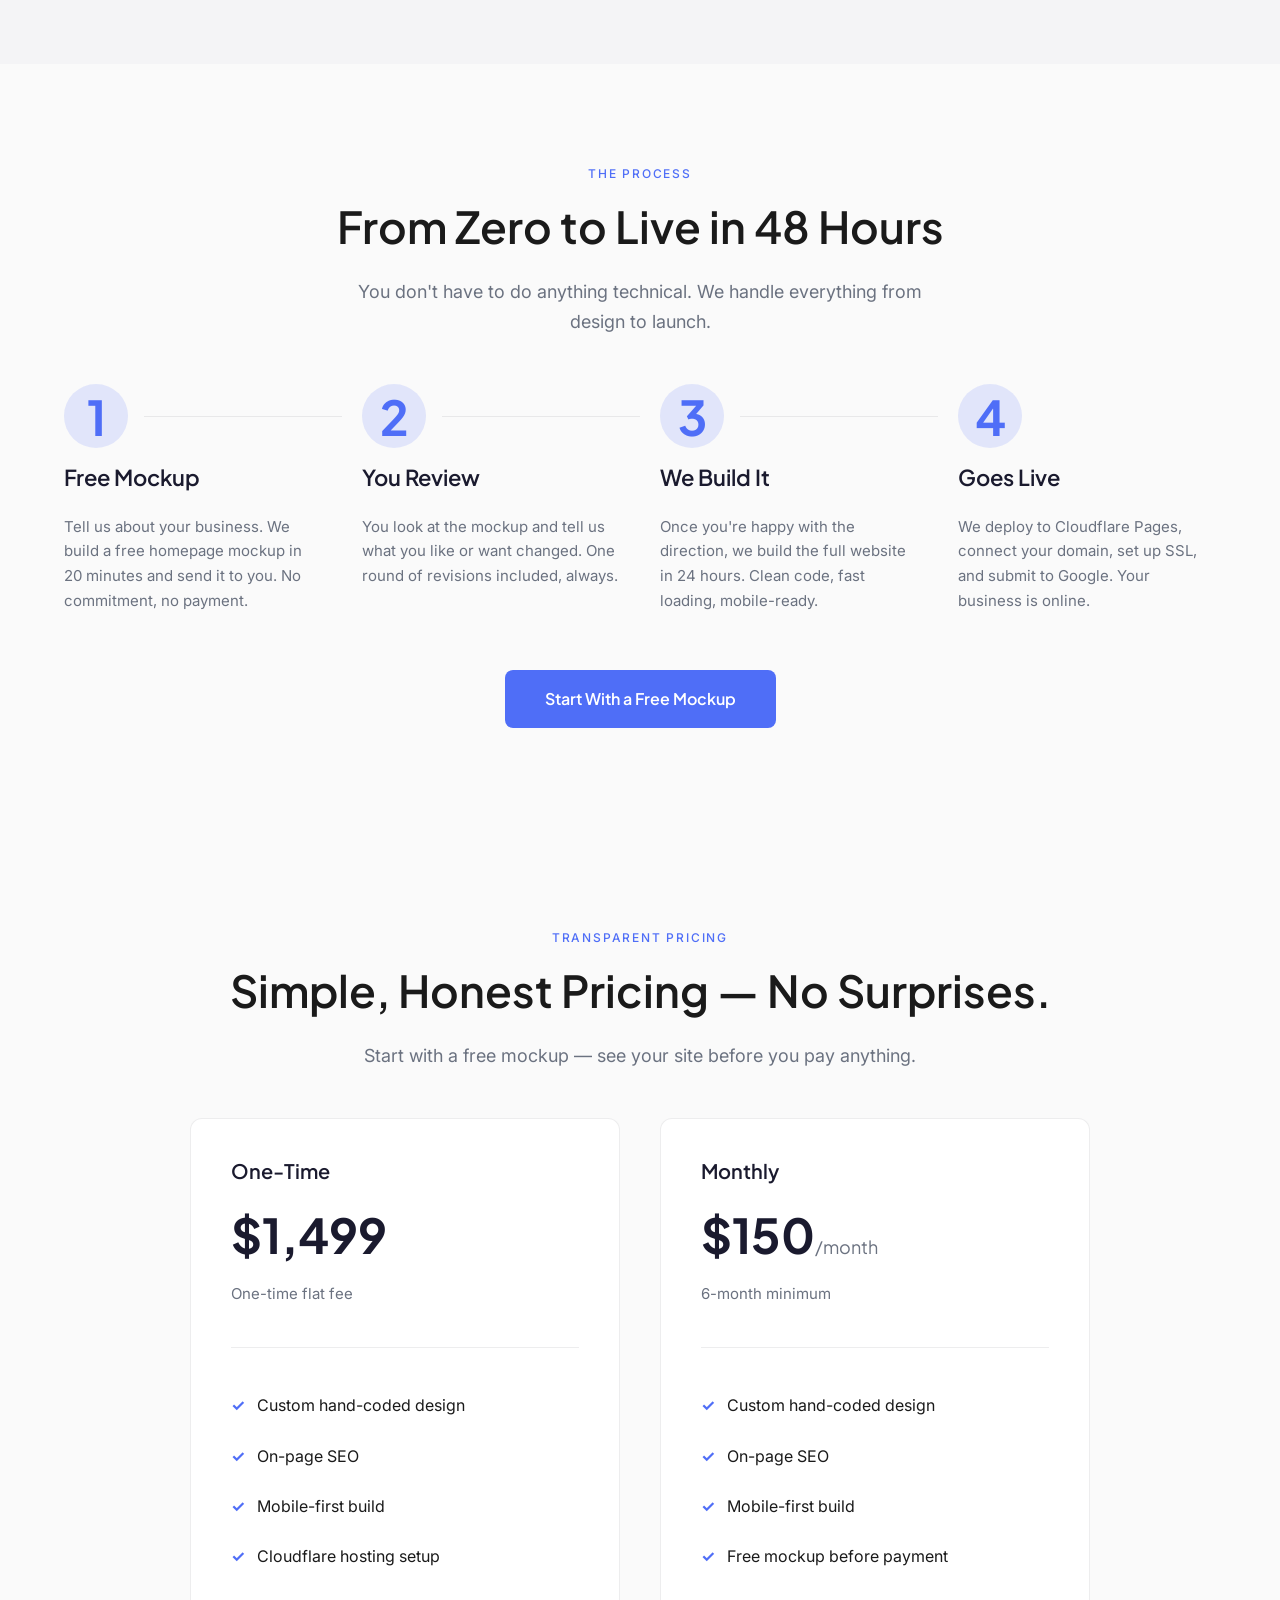
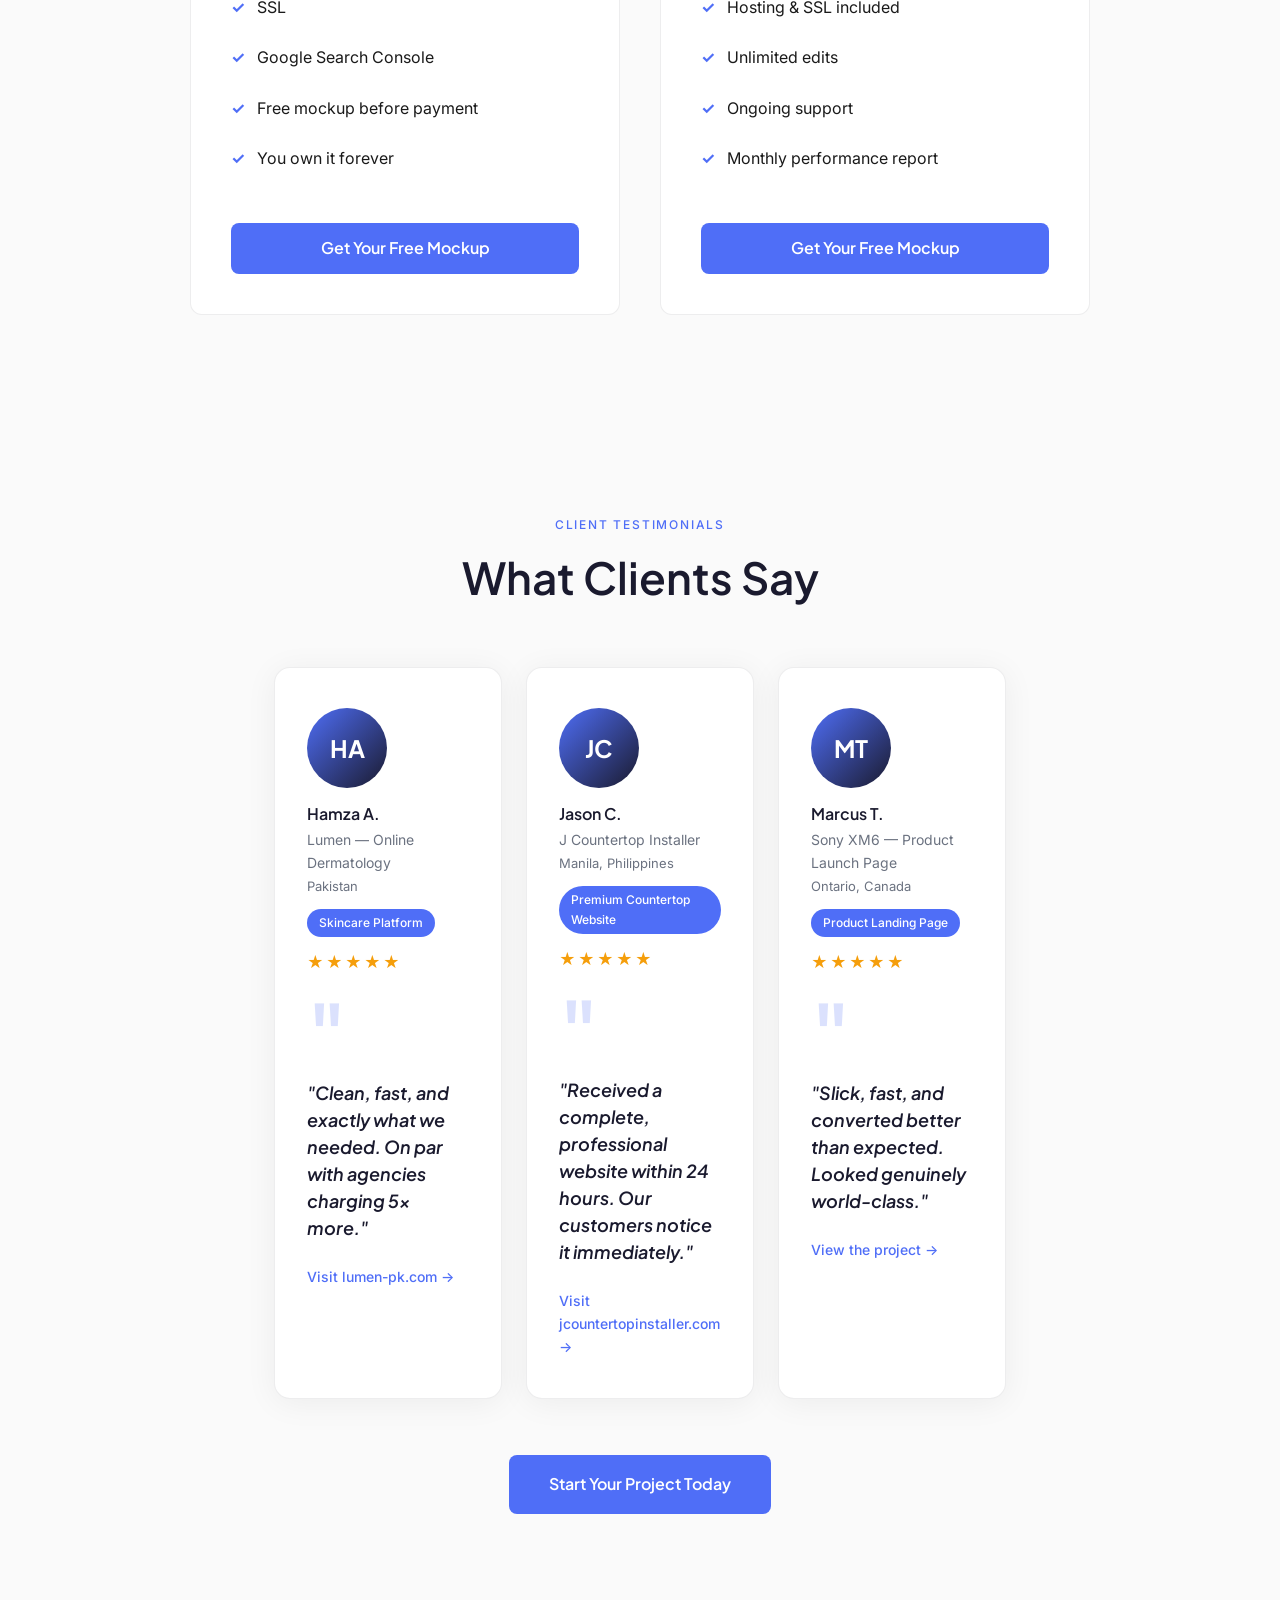
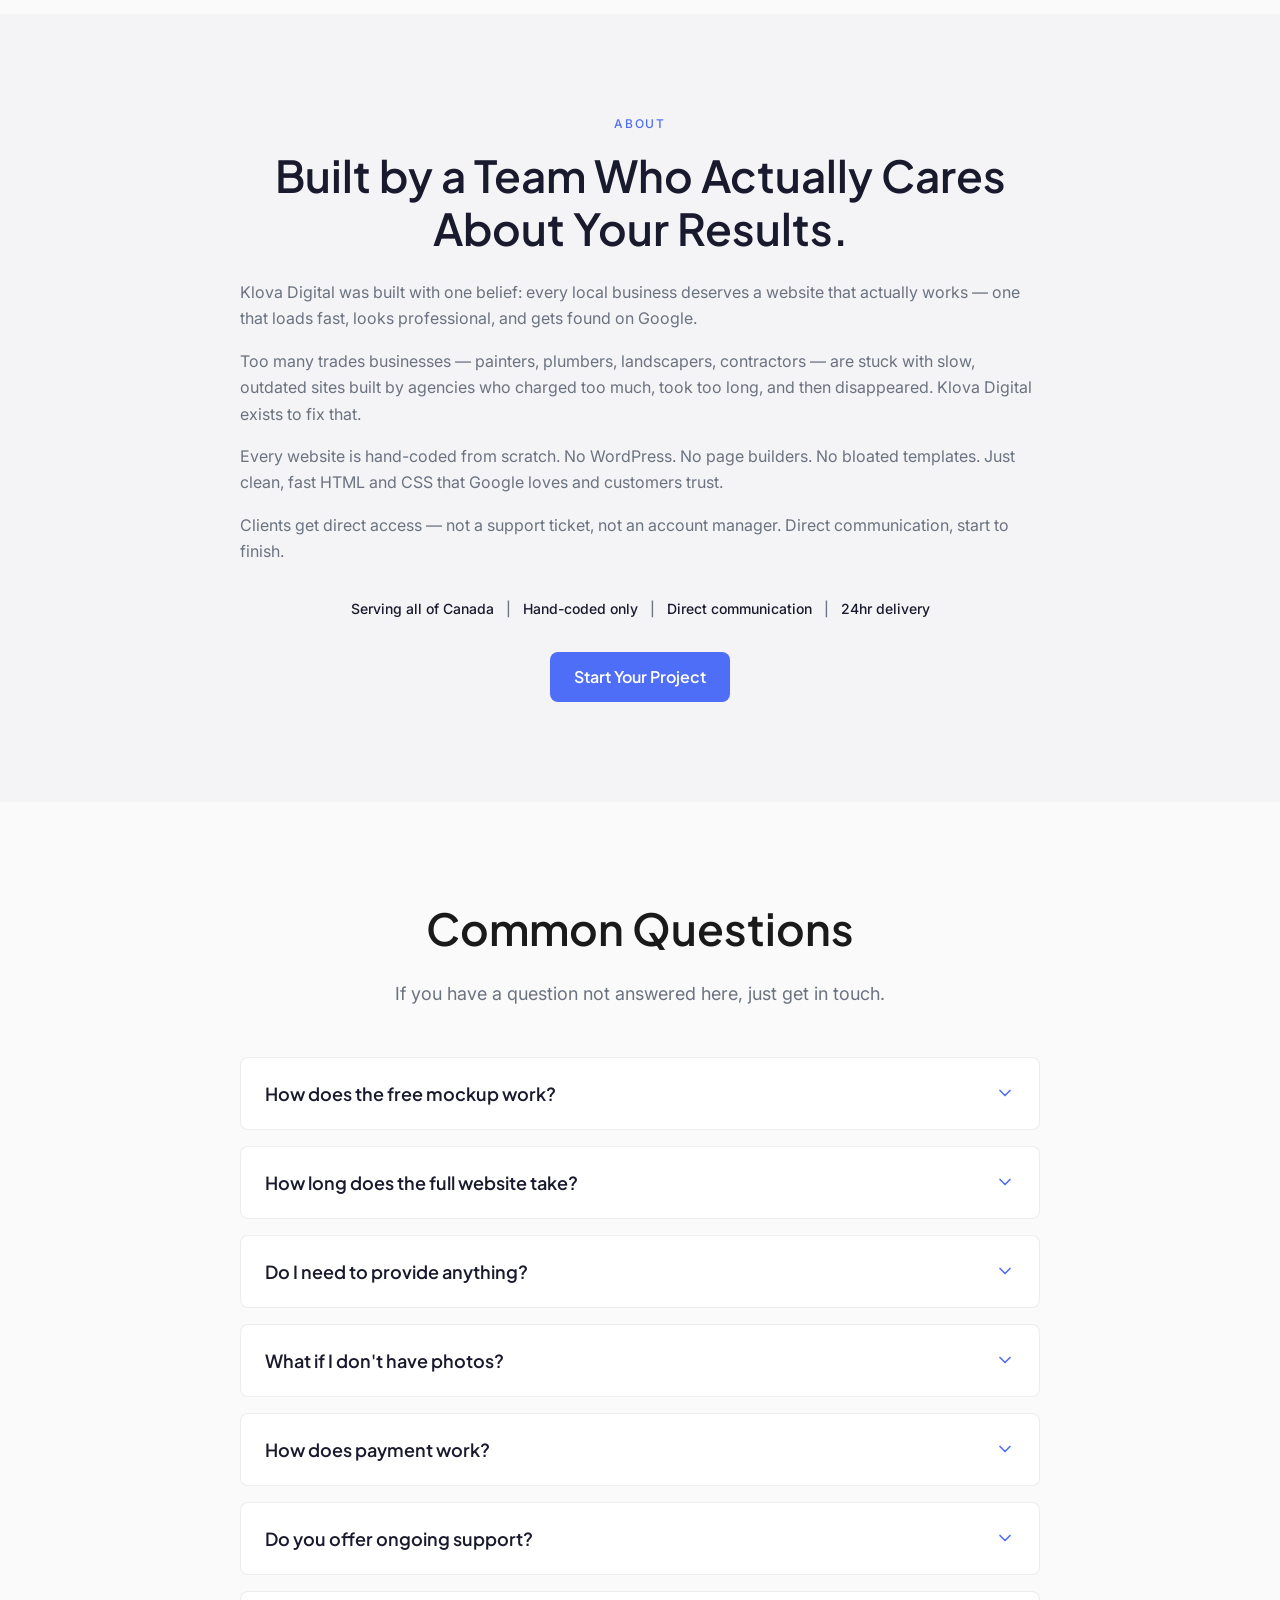
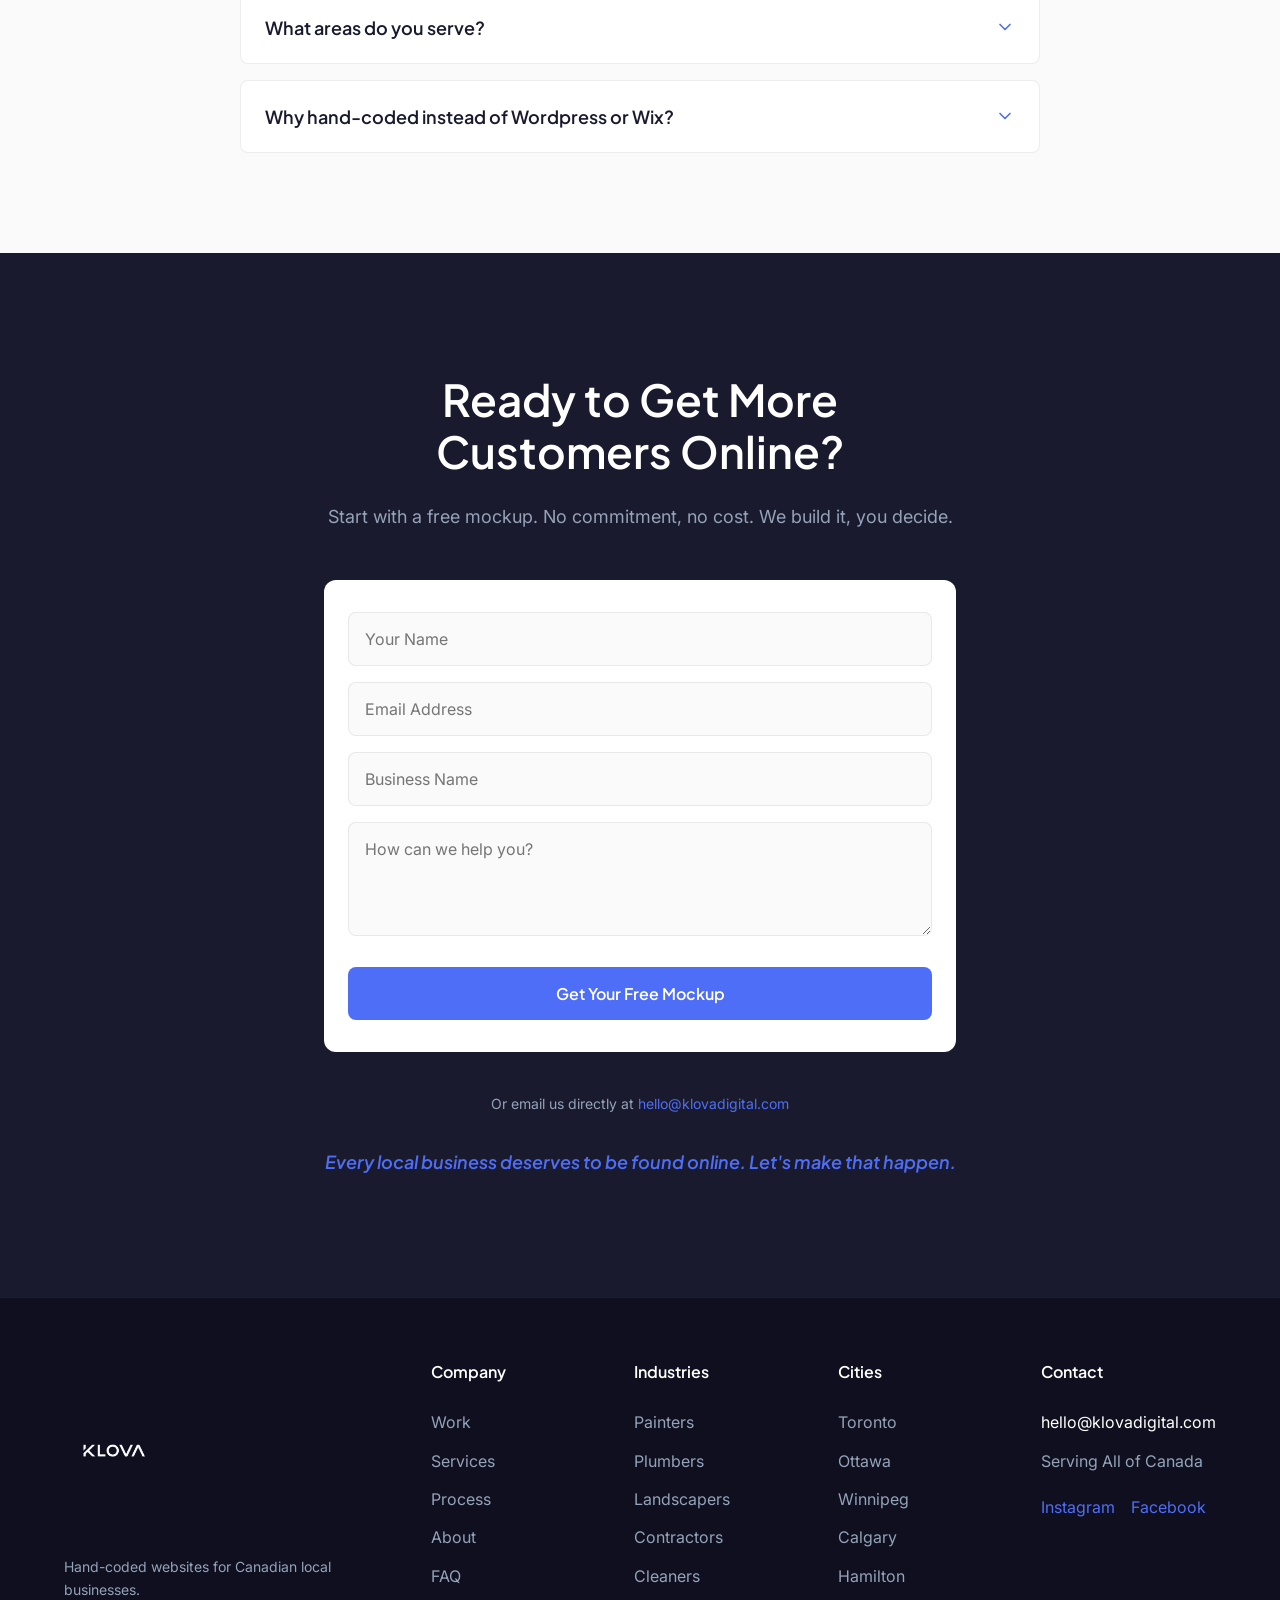
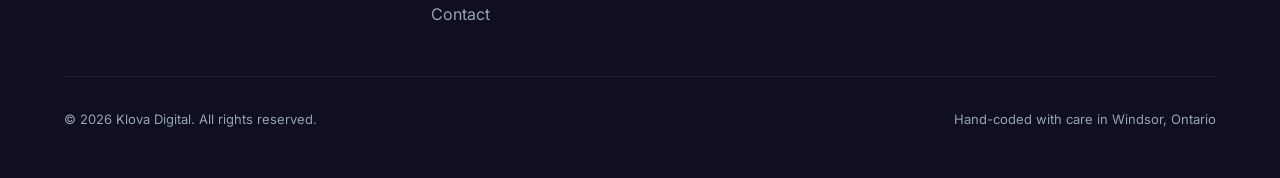
<file: web-design-toronto.html>
<!DOCTYPE html>
<html lang="en-CA">

<head>
  <meta charset="UTF-8">
  <meta name="viewport" content="width=device-width, initial-scale=1.0">
  <title>Web Design Toronto | Klova Digital</title>
  <meta name="description"
    content="Hand-coded websites for Toronto local businesses. Fast, SEO-ready, $1,499 flat or $150/month. Free mockup first." />
  <meta name="keywords"
    content="web design Canada, website designer Canada, local business website Canada, affordable web design Canada, web design for contractors Canada, small business website Canada" />
  <link rel="canonical" href="https://www.klovadigital.com/" />
  <meta property="og:title" content="Web Design for Local Service Businesses Canada | Klova Digital" />
  <meta property="og:description"
    content="Fast, hand-coded websites for Canadian local businesses. Free mockup first. $1,499 flat fee." />
  <meta property="og:type" content="website" />
  <link rel="icon" type="image/png" href="images/favicon.png" />
  <link rel="apple-touch-icon" href="images/favicon.png" />

  <script type="application/ld+json">
  {
    "@context": "https://schema.org",
    "@type": "ProfessionalService",
    "name": "Klova Digital",
    "description": "Web design agency building fast, modern websites for local Ontario businesses.",
    "url": "https://www.klovadigital.com",
    "email": "hello@klovadigital.com",
    "address": {
      "@type": "PostalAddress",
      "addressLocality": "Windsor",
      "addressRegion": "ON",
      "addressCountry": "CA"
    },
    "areaServed": "Ontario, Canada",
    "priceRange": "$$"
  }
  </script>

  <link rel="preconnect" href="https://fonts.googleapis.com">
  <link rel="preconnect" href="https://fonts.gstatic.com" crossorigin>
  <link
    href="https://fonts.googleapis.com/css2?family=Inter:wght@400;500&family=Plus+Jakarta+Sans:ital,wght@0,600;0,700;1,600&display=swap"
    rel="stylesheet">

  <link rel="stylesheet" href="css/style.css">
  <script src="js/main.js" defer></script>
</head>

<body>

  <!-- SECTION 1: STICKY NAVIGATION -->
  <nav class="navbar" id="navbar">
    <div class="nav-container">
      <a href="#" class="nav-logo" aria-label="Klova Digital Home">
        <img src="images/klova-logo2.png" alt="Klova Digital Logo" width="120" height="auto">
      </a>
      <div class="nav-links">
        <a href="#work" class="nav-link">Work</a>
        <a href="#services" class="nav-link">Services</a>
        <a href="#process" class="nav-link">Process</a>
        <a href="#about" class="nav-link">About</a>
        <a href="#faq" class="nav-link">FAQ</a>
        <div class="nav-dropdown">
          <button class="nav-link dropdown-toggle" aria-expanded="false">Industries ▾</button>
          <div class="dropdown-menu">
            <a href="web-design-for-painters.html">Painters</a>
            <a href="web-design-for-plumbers.html">Plumbers</a>
            <a href="web-design-for-landscapers.html">Landscapers</a>
            <a href="web-design-for-contractors.html">Contractors</a>
            <a href="web-design-for-cleaners.html">Cleaners</a>
          </div>
        </div>
        <a href="#contact" class="nav-link">Contact</a>
      </div>
      <div class="nav-right">
        <a href="#contact" class="btn btn-primary nav-btn">Get a Free Mockup</a>
        <button class="mobile-menu-toggle" aria-label="Open menu">
          <span class="hamburger"></span>
        </button>
      </div>
    </div>
  </nav>

  <!-- Mobile Drawer -->
  <div class="mobile-drawer" id="mobileDrawer">
    <div class="mobile-links">
      <a href="#work" class="mobile-link">Work</a>
      <a href="#services" class="mobile-link">Services</a>
      <a href="#process" class="mobile-link">Process</a>
      <a href="#about" class="mobile-link">About</a>
      <a href="#faq" class="mobile-link">FAQ</a>
      <a href="#contact" class="mobile-link">Contact</a>
      <a href="#contact" class="btn btn-primary mobile-cta">Get a Free Mockup</a>
    </div>
  </div>

  <main>
    <!-- SECTION 2: HERO -->
    <section class="hero" id="home">
      <div class="container hero-container">
        <span class="small-label">WEB DESIGN FOR LOCAL SERVICE BUSINESSES</span>
        <h1 class="hero-title">Web Design for Toronto Local Service Businesses.</h1>
        <p class="hero-subtitle">
          Stand out in the Toronto market with a blazing fast, hand-coded website. Designed specifically for local trades and service businesses, we handle the SEO, mobile design, and speed so you can focus on running your business.
        </p>

        <div class="trust-badges">
          <div class="badge">
            <span class="badge-icon">✓</span> Delivered in 24 Hours
          </div>
          <div class="badge">
            <span class="badge-icon">✓</span> Flat Fee — No Surprises
          </div>
          <div class="badge">
            <span class="badge-icon">✓</span> Free Mockup First
          </div>
          <div class="badge">
            <span class="badge-icon">✓</span> Serving All of Canada
          </div>
        </div>

        <div class="hero-buttons">
          <a href="#contact" class="btn btn-primary btn-large hero-cta-primary">Get a Free Mockup</a>
          <a href="#work" class="btn btn-outline btn-large">See Our Work</a>
        </div>
        <p class="hero-commitment">No commitment. No payment. Just a free design concept.</p>
      </div>

      <div class="client-strip">
        <p class="strip-label">TRUSTED BY LOCAL CANADIAN BUSINESSES</p>
        <div class="scroll-container">
          <div class="scroll-content">
            <!-- Duplicate for infinite scroll -->
            <span>Lumen</span> <span class="dot">·</span>
            <span>J Countertop Installer</span> <span class="dot">·</span>
            <span>Performance Plumbing Solutions</span> <span class="dot">·</span>
            <span>Sony XM6</span> <span class="dot">·</span>
            <span>Klova Digital</span> <span class="dot">·</span>
            <span>Local Canadian Businesses</span> <span class="dot">·</span>
            <span>Lumen</span> <span class="dot">·</span>
            <span>J Countertop Installer</span> <span class="dot">·</span>
            <span>Performance Plumbing Solutions</span> <span class="dot">·</span>
            <span>Sony XM6</span> <span class="dot">·</span>
            <span>Klova Digital</span> <span class="dot">·</span>
            <span>Local Canadian Businesses</span>
          </div>
        </div>
      </div>
    </section>

    <!-- SECTION 3: WORK / PORTFOLIO -->
    <section class="work section-padding" id="work">
      <div class="container">
        <div class="section-header center reveal">
          <span class="section-label">RECENT WORK</span>
          <h2>Websites That Get Local Businesses Found</h2>
          <p class="section-subtext">Every site is built from scratch — no templates, no page builders. Just clean
            hand-coded HTML, CSS, and JavaScript.</p>
        </div>

        <div class="work-grid">
          <a href="https://www.lumen-pk.com" target="_blank" rel="noopener noreferrer" class="work-card reveal">
            <div class="browser-frame">
              <div class="browser-dots">
                <span class="dot red"></span>
                <span class="dot yellow"></span>
                <span class="dot green"></span>
              </div>
              <img src="./images/lumen-preview.PNG" alt="Lumen Website Preview" width="800" height="450" loading="lazy"
                class="work-preview-img">
            </div>
            <div class="work-info">
              <h3 class="work-title">Lumen</h3>
              <p class="work-type">Online Dermatology Platform</p>
              <span class="location-tag">Pakistan</span>
            </div>
            <div class="visit-site-badge">Visit Site →</div>
          </a>

          <a href="https://pxxrth.github.io/J-countertop/" target="_blank" rel="noopener noreferrer"
            class="work-card reveal">
            <div class="browser-frame">
              <div class="browser-dots">
                <span class="dot red"></span>
                <span class="dot yellow"></span>
                <span class="dot green"></span>
              </div>
              <img src="./images/JCT-preview.PNG" alt="J Countertop Installer Website Preview" width="800" height="450"
                loading="lazy" class="work-preview-img">
            </div>
            <div class="work-info">
              <h3 class="work-title">J Countertop Installer</h3>
              <p class="work-type">Premium Countertop Website</p>
              <span class="location-tag">Manila, Philippines</span>
            </div>
            <div class="visit-site-badge">Visit Site →</div>
          </a>

          <a href="https://www.performanceplumbingsolutions.com" target="_blank" rel="noopener noreferrer"
            class="work-card reveal">
            <div class="browser-frame">
              <div class="browser-dots">
                <span class="dot red"></span>
                <span class="dot yellow"></span>
                <span class="dot green"></span>
              </div>
              <img src="./images/pps-preview.PNG" alt="Performance Plumbing Solutions Website Preview" width="800"
                height="450" loading="lazy" class="work-preview-img">
            </div>
            <div class="work-info">
              <h3 class="work-title">Performance Plumbing Solutions</h3>
              <p class="work-type">Local Plumbing Business</p>
              <span class="location-tag">Windsor, Ontario</span>
            </div>
            <div class="visit-site-badge">Visit Site →</div>
          </a>

          <a href="#" target="_blank" rel="noopener noreferrer" class="work-card reveal">
            <div class="browser-frame">
              <div class="browser-dots">
                <span class="dot red"></span>
                <span class="dot yellow"></span>
                <span class="dot green"></span>
              </div>
              <img src="./images/sony-preview.PNG" alt="Sony XM6 Website Preview" width="800" height="450" loading="lazy"
                class="work-preview-img">
            </div>
            <div class="work-info">
              <h3 class="work-title">Sony XM6</h3>
              <p class="work-type">Product Launch Landing Page</p>
              <span class="location-tag">Ontario, Canada</span>
            </div>
            <div class="visit-site-badge">Visit Site →</div>
          </a>
        </div>

        <div class="center-cta reveal">
          <a href="#contact" class="btn btn-primary btn-large">Get a Free Mockup for Your Business</a>
        </div>
      </div>
    </section>

    <!-- SECTION 4: SERVICES -->
    <section class="services section-padding" id="services">
      <div class="container">
        <div class="section-header center reveal">
          <span class="section-label">WHAT YOU GET</span>
          <h2>Everything Your Business Needs to Get Found Online</h2>
        </div>

        <div class="service-grid">
          <div class="service-card reveal">
            <div class="service-icon">
              <svg width="24" height="24" viewBox="0 0 24 24" fill="none" stroke="#4F6EF7" stroke-width="2"
                stroke-linecap="round" stroke-linejoin="round">
                <path d="M16 18l6-6-6-6M8 6l-6 6 6 6" />
              </svg>
            </div>
            <h3>Hand-Coded Website</h3>
            <p>Built with clean HTML, CSS, and JavaScript. No bloated page builders. Fast, lightweight, and fully custom
              to your business.</p>
          </div>

          <div class="service-card reveal">
            <div class="service-icon">
              <svg width="24" height="24" viewBox="0 0 24 24" fill="none" stroke="#4F6EF7" stroke-width="2"
                stroke-linecap="round" stroke-linejoin="round">
                <rect x="5" y="2" width="14" height="20" rx="2" ry="2" />
                <line x1="12" y1="18" x2="12.01" y2="18" />
              </svg>
            </div>
            <h3>Mobile-First Design</h3>
            <p>Over 80% of your customers search on their phones. Every site we build looks and works perfectly on any
              screen size.</p>
          </div>

          <div class="service-card reveal">
            <div class="service-icon">
              <svg width="24" height="24" viewBox="0 0 24 24" fill="none" stroke="#4F6EF7" stroke-width="2"
                stroke-linecap="round" stroke-linejoin="round">
                <path d="M2 12h4l3-9 5 18 3-9h5" />
              </svg>
            </div>
            <h3>On-Page SEO</h3>
            <p>Title tags, meta descriptions, local keywords, schema markup, and Google Business optimisation baked into
              every page from day one.</p>
          </div>

          <div class="service-card reveal">
            <div class="service-icon">
              <svg width="24" height="24" viewBox="0 0 24 24" fill="none" stroke="#4F6EF7" stroke-width="2"
                stroke-linecap="round" stroke-linejoin="round">
                <circle cx="12" cy="12" r="10" />
                <polyline points="12 6 12 12 16 14" />
              </svg>
            </div>
            <h3>Delivered in 24 Hours</h3>
            <p>Most agencies take weeks. We build and deliver your complete website in 24 hours from the moment you
              approve the mockup.</p>
          </div>

          <div class="service-card reveal">
            <div class="service-icon">
              <svg width="24" height="24" viewBox="0 0 24 24" fill="none" stroke="#4F6EF7" stroke-width="2"
                stroke-linecap="round" stroke-linejoin="round">
                <path
                  d="M21 16V8a2 2 0 0 0-1-1.73l-7-4a2 2 0 0 0-2 0l-7 4A2 2 0 0 0 3 8v8a2 2 0 0 0 1 1.73l7 4a2 2 0 0 0 2 0l7-4A2 2 0 0 0 21 16z" />
                <polyline points="3.27 6.96 12 12.01 20.73 6.96" />
                <line x1="12" y1="22.08" x2="12" y2="12" />
              </svg>
            </div>
            <h3>Hosting & Maintenance</h3>
            <p>Optional $150/month plan. We handle your domain, hosting, SSL, updates, and backups. You never have to
              think about it.</p>
          </div>

          <div class="service-card reveal">
            <div class="service-icon">
              <svg width="24" height="24" viewBox="0 0 24 24" fill="none" stroke="#4F6EF7" stroke-width="2"
                stroke-linecap="round" stroke-linejoin="round">
                <polygon
                  points="12 2 15.09 8.26 22 9.27 17 14.14 18.18 21.02 12 17.77 5.82 21.02 7 14.14 2 9.27 8.91 8.26 12 2" />
              </svg>
            </div>
            <h3>Free Mockup First</h3>
            <p>Before you spend a dollar, we build a free homepage mockup so you can see exactly what your site will look
              like. Zero risk.</p>
          </div>
        </div>
      </div>
    </section>

    <!-- SECTION 5: THE PROCESS -->
    <section class="process section-padding" id="process">
      <div class="container">
        <div class="section-header center reveal">
          <span class="section-label">THE PROCESS</span>
          <h2>From Zero to Live in 48 Hours</h2>
          <p class="section-subtext">You don't have to do anything technical. We handle everything from design to launch.
          </p>
        </div>

        <div class="timeline reveal">
          <div class="timeline-step">
            <div class="step-number">1</div>
            <h3>Free Mockup</h3>
            <p>Tell us about your business. We build a free homepage mockup in 20 minutes and send it to you. No
              commitment, no payment.</p>
          </div>
          <div class="timeline-step">
            <div class="step-number">2</div>
            <h3>You Review</h3>
            <p>You look at the mockup and tell us what you like or want changed. One round of revisions included,
              always.</p>
          </div>
          <div class="timeline-step">
            <div class="step-number">3</div>
            <h3>We Build It</h3>
            <p>Once you're happy with the direction, we build the full website in 24 hours. Clean code, fast loading,
              mobile-ready.</p>
          </div>
          <div class="timeline-step">
            <div class="step-number">4</div>
            <h3>Goes Live</h3>
            <p>We deploy to Cloudflare Pages, connect your domain, set up SSL, and submit to Google. Your business is
              online.</p>
          </div>
        </div>

        <div class="center-cta reveal">
          <a href="#contact" class="btn btn-primary btn-large">Start With a Free Mockup</a>
        </div>
      </div>
    </section>

    <!-- SECTION 6: PRICING -->
    <section class="pricing section-padding" id="pricing">
      <div class="container reveal">
        <div class="section-header center">
          <span class="section-label">TRANSPARENT PRICING</span>
          <h2>Simple, Honest Pricing — No Surprises.</h2>
          <p class="section-subtext">Start with a free mockup — see your site before you pay anything.</p>
        </div>

        <div class="pricing-grid">
          <!-- LEFT CARD -->
          <div class="pricing-card">
            <div class="pricing-header">
              <h3>One-Time</h3>
              <div class="price">$1,499</div>
              <p class="pricing-subtext">One-time flat fee</p>
            </div>
            <ul class="pricing-features">
              <li>Custom hand-coded design</li>
              <li>On-page SEO</li>
              <li>Mobile-first build</li>
              <li>Cloudflare hosting setup</li>
              <li>SSL</li>
              <li>Google Search Console</li>
              <li>Free mockup before payment</li>
              <li>You own it forever</li>
            </ul>
            <a href="#contact" class="btn btn-primary pricing-btn">Get Your Free Mockup</a>
          </div>

          <!-- RIGHT CARD -->
          <div class="pricing-card">
            <div class="pricing-header">
              <h3>Monthly</h3>
              <div class="price">$150<span>/month</span></div>
              <p class="pricing-subtext">6-month minimum</p>
            </div>
            <ul class="pricing-features">
              <li>Custom hand-coded design</li>
              <li>On-page SEO</li>
              <li>Mobile-first build</li>
              <li>Free mockup before payment</li>
              <li>Hosting & SSL included</li>
              <li>Unlimited edits</li>
              <li>Ongoing support</li>
              <li>Monthly performance report</li>
            </ul>
            <a href="#contact" class="btn btn-primary pricing-btn">Get Your Free Mockup</a>
          </div>
        </div>
      </div>
    </section>

    <!-- SECTION 7: TESTIMONIALS -->
    <section class="reviews section-padding" id="reviews">
      <div class="container reviews-container">
        <div class="section-header center reveal">
          <span class="section-label">CLIENT TESTIMONIALS</span>
          <h2 class="reviews-heading">What Clients Say</h2>
        </div>

        <div class="testimonial-list reveal">
          <!-- CARD 1 -->
          <div class="testimonial-card">
            <div class="testimonial-left">
              <div class="client-photo placeholder-photo">
                <span class="initials">HA</span>
              </div>
              <h4 class="client-name">Hamza A.</h4>
              <p class="client-business">Lumen — Online Dermatology</p>
              <p class="client-location">Pakistan</p>
              <span class="project-tag">Skincare Platform</span>
              <div class="stars">★★★★★</div>
            </div>
            <div class="testimonial-right">
              <div class="large-quote-mark">"</div>
              <p class="pull-quote">"Clean, fast, and exactly what we needed. On par with agencies charging 5x more."
              </p>
              <a href="https://www.lumen-pk.com" class="read-story-link" target="_blank" rel="noopener">Visit
                lumen-pk.com →</a>
            </div>
          </div>

          <!-- CARD 2 -->
          <div class="testimonial-card">
            <div class="testimonial-left">
              <div class="client-photo placeholder-photo">
                <span class="initials">JC</span>
              </div>
              <h4 class="client-name">Jason C.</h4>
              <p class="client-business">J Countertop Installer</p>
              <p class="client-location">Manila, Philippines</p>
              <span class="project-tag">Premium Countertop Website</span>
              <div class="stars">★★★★★</div>
            </div>
            <div class="testimonial-right">
              <div class="large-quote-mark">"</div>
              <p class="pull-quote">"Received a complete, professional website within 24 hours. Our customers notice it
                immediately."</p>
              <a href="https://pxxrth.github.io/J-countertop/" class="read-story-link" target="_blank"
                rel="noopener">Visit jcountertopinstaller.com →</a>
            </div>
          </div>

          <!-- CARD 3 -->
          <div class="testimonial-card">
            <div class="testimonial-left">
              <div class="client-photo placeholder-photo">
                <span class="initials">MT</span>
              </div>
              <h4 class="client-name">Marcus T.</h4>
              <p class="client-business">Sony XM6 — Product Launch Page</p>
              <p class="client-location">Ontario, Canada</p>
              <span class="project-tag">Product Landing Page</span>
              <div class="stars">★★★★★</div>
            </div>
            <div class="testimonial-right">
              <div class="large-quote-mark">"</div>
              <p class="pull-quote">"Slick, fast, and converted better than expected. Looked genuinely world-class."</p>
              <a href="#work" class="read-story-link">View the project →</a>
            </div>
          </div>
        </div>

        <div class="center-cta reveal">
          <a href="#contact" class="btn btn-primary btn-large">Start Your Project Today</a>
        </div>
      </div>
    </section>

    <!-- SECTION 8: ABOUT -->
    <section class="about section-padding" id="about">
      <div class="container about-container reveal">
        <div class="about-content full-width">
          <span class="section-label">ABOUT</span>
          <h2>Built by a Team Who Actually Cares About Your Results.</h2>
          <div class="about-text">
            <p>Klova Digital was built with one belief: every local business deserves a website that actually works — one that loads fast, looks professional, and gets found on Google.</p>
            <p>Too many trades businesses — painters, plumbers, landscapers, contractors — are stuck with slow, outdated sites built by agencies who charged too much, took too long, and then disappeared. Klova Digital exists to fix that.</p>
            <p>Every website is hand-coded from scratch. No WordPress. No page builders. No bloated templates. Just clean, fast HTML and CSS that Google loves and customers trust.</p>
            <p>Clients get direct access — not a support ticket, not an account manager. Direct communication, start to finish.</p>
          </div>
          <div class="about-trust">
            <span>Serving all of Canada</span>
            <span class="divider">|</span>
            <span>Hand-coded only</span>
            <span class="divider">|</span>
            <span>Direct communication</span>
            <span class="divider">|</span>
            <span>24hr delivery</span>
          </div>
          <a href="#contact" class="btn btn-primary">Start Your Project</a>
        </div>
      </div>
    </section>

    <!-- SECTION 9: FAQ -->
    <section class="faq section-padding" id="faq">
      <div class="container faq-container">
        <div class="section-header center reveal">
          <h2>Common Questions</h2>
          <p class="section-subtext">If you have a question not answered here, just get in touch.</p>
        </div>

        <div class="accordion reveal">
          <div class="accordion-item">
            <button class="accordion-header" aria-expanded="false">
              How does the free mockup work?
              <span class="accordion-icon"><svg width="20" height="20" viewBox="0 0 24 24" fill="none"
                  stroke="currentColor" stroke-width="2" stroke-linecap="round" stroke-linejoin="round">
                  <polyline points="6 9 12 15 18 9"></polyline>
                </svg></span>
            </button>
            <div class="accordion-content">
              <p>You tell us about your business and we build a homepage concept in about 20 minutes and send it to you.
                No payment, no commitment. You only move forward if you love it.</p>
            </div>
          </div>

          <div class="accordion-item">
            <button class="accordion-header" aria-expanded="false">
              How long does the full website take?
              <span class="accordion-icon"><svg width="20" height="20" viewBox="0 0 24 24" fill="none"
                  stroke="currentColor" stroke-width="2" stroke-linecap="round" stroke-linejoin="round">
                  <polyline points="6 9 12 15 18 9"></polyline>
                </svg></span>
            </button>
            <div class="accordion-content">
              <p>Once you approve the mockup and pay the deposit, the full website is delivered within 24 hours. Most
                clients are live within 48 hours of first contact.</p>
            </div>
          </div>

          <div class="accordion-item">
            <button class="accordion-header" aria-expanded="false">
              Do I need to provide anything?
              <span class="accordion-icon"><svg width="20" height="20" viewBox="0 0 24 24" fill="none"
                  stroke="currentColor" stroke-width="2" stroke-linecap="round" stroke-linejoin="round">
                  <polyline points="6 9 12 15 18 9"></polyline>
                </svg></span>
            </button>
            <div class="accordion-content">
              <p>Just some basic info about your business — what you do, your phone number, any photos you have. We
                handle everything else including copy, SEO, and deployment.</p>
            </div>
          </div>

          <div class="accordion-item">
            <button class="accordion-header" aria-expanded="false">
              What if I don't have photos?
              <span class="accordion-icon"><svg width="20" height="20" viewBox="0 0 24 24" fill="none"
                  stroke="currentColor" stroke-width="2" stroke-linecap="round" stroke-linejoin="round">
                  <polyline points="6 9 12 15 18 9"></polyline>
                </svg></span>
            </button>
            <div class="accordion-content">
              <p>No problem. We can source appropriate images for your industry. Real photos of your work always look
                better if you have them though.</p>
            </div>
          </div>

          <div class="accordion-item">
            <button class="accordion-header" aria-expanded="false">
              How does payment work?
              <span class="accordion-icon"><svg width="20" height="20" viewBox="0 0 24 24" fill="none"
                  stroke="currentColor" stroke-width="2" stroke-linecap="round" stroke-linejoin="round">
                  <polyline points="6 9 12 15 18 9"></polyline>
                </svg></span>
            </button>
            <div class="accordion-content">
              <p>$250 deposit via e-transfer to confirm the project, and $1,249 on delivery once you approve the final
                site. No payment before you see and approve the work.</p>
            </div>
          </div>

          <div class="accordion-item">
            <button class="accordion-header" aria-expanded="false">
              Do you offer ongoing support?
              <span class="accordion-icon"><svg width="20" height="20" viewBox="0 0 24 24" fill="none"
                  stroke="currentColor" stroke-width="2" stroke-linecap="round" stroke-linejoin="round">
                  <polyline points="6 9 12 15 18 9"></polyline>
                </svg></span>
            </button>
            <div class="accordion-content">
              <p>Yes — the optional $150/month plan includes domain management, hosting, SSL, security, and small
                updates. Cancel any time.</p>
            </div>
          </div>

          <div class="accordion-item">
            <button class="accordion-header" aria-expanded="false">
              What areas do you serve?
              <span class="accordion-icon"><svg width="20" height="20" viewBox="0 0 24 24" fill="none"
                  stroke="currentColor" stroke-width="2" stroke-linecap="round" stroke-linejoin="round">
                  <polyline points="6 9 12 15 18 9"></polyline>
                </svg></span>
            </button>
            <div class="accordion-content">
              <p>We work with businesses across all of Canada — Toronto, Ottawa,
                Winnipeg, Calgary, Edmonton, Vancouver, Windsor, and everywhere in between. All work is done remotely.</p>
            </div>
          </div>

          <div class="accordion-item">
            <button class="accordion-header" aria-expanded="false">
              Why hand-coded instead of Wordpress or Wix?
              <span class="accordion-icon"><svg width="20" height="20" viewBox="0 0 24 24" fill="none"
                  stroke="currentColor" stroke-width="2" stroke-linecap="round" stroke-linejoin="round">
                  <polyline points="6 9 12 15 18 9"></polyline>
                </svg></span>
            </button>
            <div class="accordion-content">
              <p>Hand-coded sites load faster, rank better on Google, have zero plugin vulnerabilities, and never go
                down due to platform updates. It's simply a better product.</p>
            </div>
          </div>
        </div>
      </div>
    </section>

    <!-- SECTION 10: FINAL CTA & CONTACT -->
    <section class="final-cta section-padding" id="contact">
      <div class="container final-cta-container reveal">
        <h2>Ready to Get More Customers Online?</h2>
        <p class="final-subtext">Start with a free mockup. No commitment, no cost. We build it, you decide.</p>

        <div class="contact-form-wrapper">
          <form id="contactForm" class="contact-form" onsubmit="handleFormSubmit(event)">
            <div class="form-group">
              <label for="name" class="sr-only">Name</label>
              <input type="text" id="name" name="name" placeholder="Your Name" required>
            </div>
            <div class="form-group">
              <label for="email" class="sr-only">Email</label>
              <input type="email" id="email" name="email" placeholder="Email Address" required>
            </div>
            <div class="form-group">
              <label for="business" class="sr-only">Business Name</label>
              <input type="text" id="business" name="business" placeholder="Business Name" required>
            </div>
            <div class="form-group">
              <label for="message" class="sr-only">Message</label>
              <textarea id="message" name="message" placeholder="How can we help you?" rows="4" required></textarea>
            </div>
            <button type="submit" class="btn btn-primary btn-large form-submit">Get Your Free Mockup</button>
          </form>

          <div id="formSuccess" class="form-success hidden">
            <div class="success-icon">✓</div>
            <h3>Message Sent!</h3>
            <p>Thanks for reaching out. We'll get back to you with your free mockup shortly.</p>
          </div>
        </div>

        <p class="email-direct">Or email us directly at <a
            href="mailto:hello@klovadigital.com">hello@klovadigital.com</a></p>
        <p class="peak-end">Every local business deserves to be found online. Let's make that happen.</p>
      </div>
    </section>
  </main>

  <!-- SECTION 11: FOOTER -->
  <footer class="site-footer">
    <div class="container">
      <div class="footer-grid">
        <div class="footer-brand">
          <img src="images/klova-logo2.png" alt="Klova Digital Logo" width="100" height="auto" loading="lazy">
          <p>Hand-coded websites for Canadian local businesses.</p>
        </div>

        <div class="footer-links">
          <h4 class="footer-heading">Company</h4>
          <a href="#work">Work</a>
          <a href="#services">Services</a>
          <a href="#process">Process</a>
          <a href="#about">About</a>
          <a href="#faq">FAQ</a>
          <a href="#contact">Contact</a>
        </div>
        
        <div class="footer-links">
          <h4 class="footer-heading">Industries</h4>
          <a href="web-design-for-painters.html">Painters</a>
          <a href="web-design-for-plumbers.html">Plumbers</a>
          <a href="web-design-for-landscapers.html">Landscapers</a>
          <a href="web-design-for-contractors.html">Contractors</a>
          <a href="web-design-for-cleaners.html">Cleaners</a>
        </div>

        <div class="footer-links">
          <h4 class="footer-heading">Cities</h4>
          <a href="web-design-toronto.html">Toronto</a>
          <a href="web-design-ottawa.html">Ottawa</a>
          <a href="web-design-winnipeg.html">Winnipeg</a>
          <a href="web-design-calgary.html">Calgary</a>
          <a href="web-design-hamilton.html">Hamilton</a>
        </div>

        <div class="footer-contact">
          <h4 class="footer-heading">Contact</h4>
          <a href="mailto:hello@klovadigital.com">hello@klovadigital.com</a>
          <span>Serving All of Canada</span>
          <div class="social-links">
            <a href="#" aria-label="Instagram">Instagram</a>
            <a href="#" aria-label="Facebook">Facebook</a>
          </div>
        </div>
      </div>

      <div class="footer-bottom">
        <p>&copy; 2026 Klova Digital. All rights reserved.</p>
        <p>Hand-coded with care in Windsor, Ontario</p>
      </div>
    </div>
  </footer>

</body>

</html>
</file>
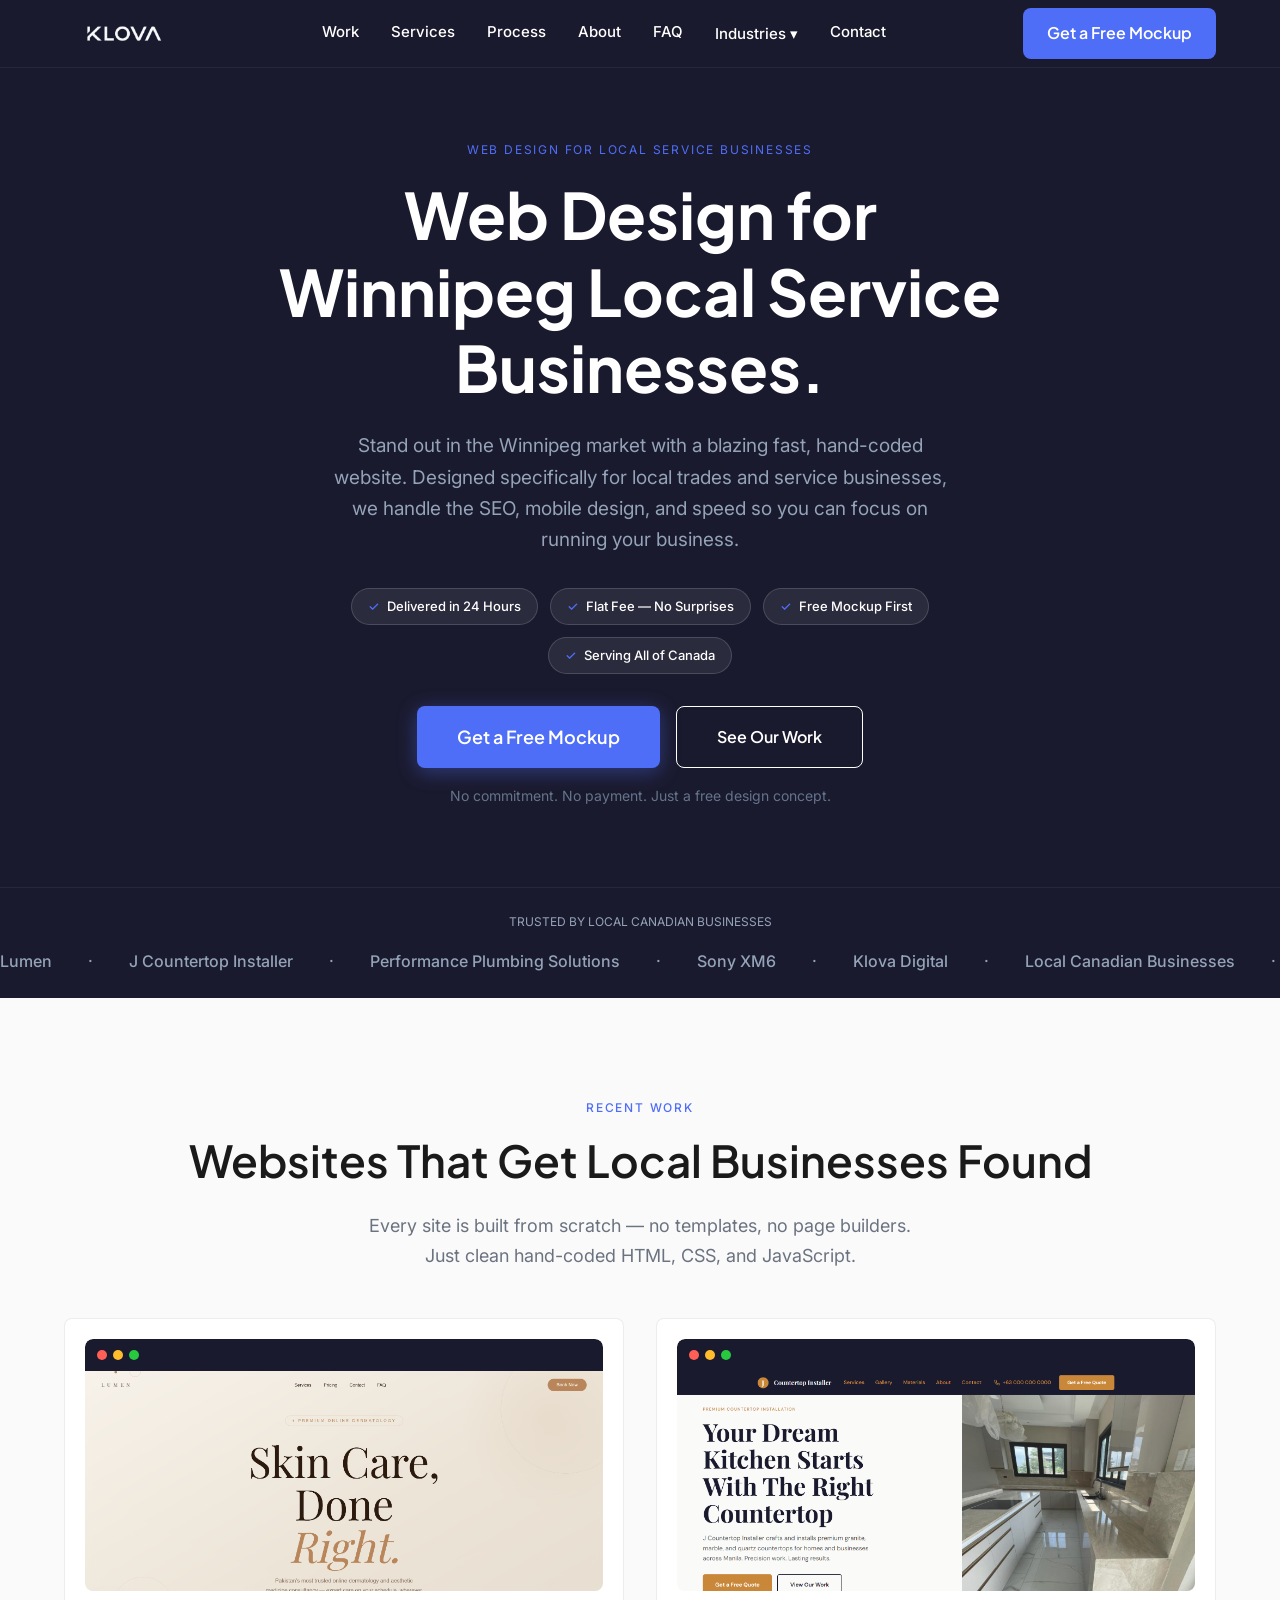
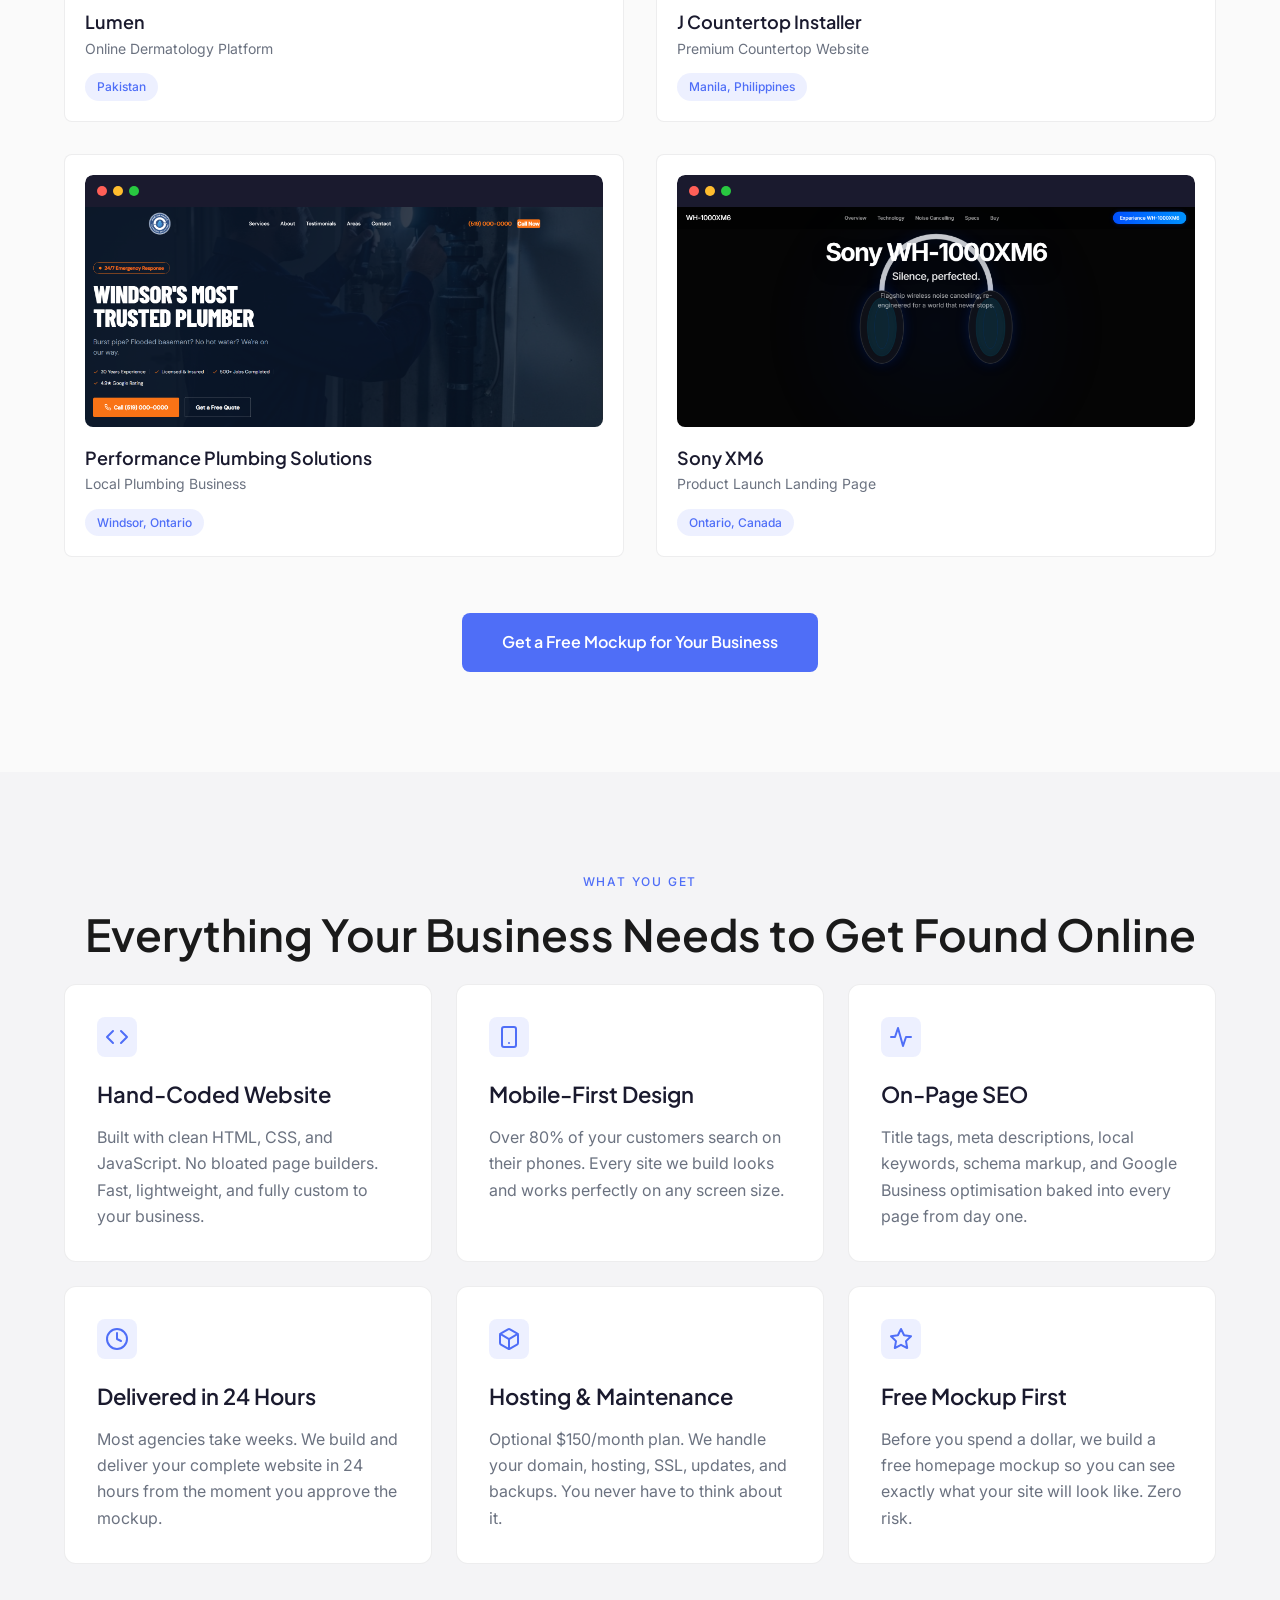
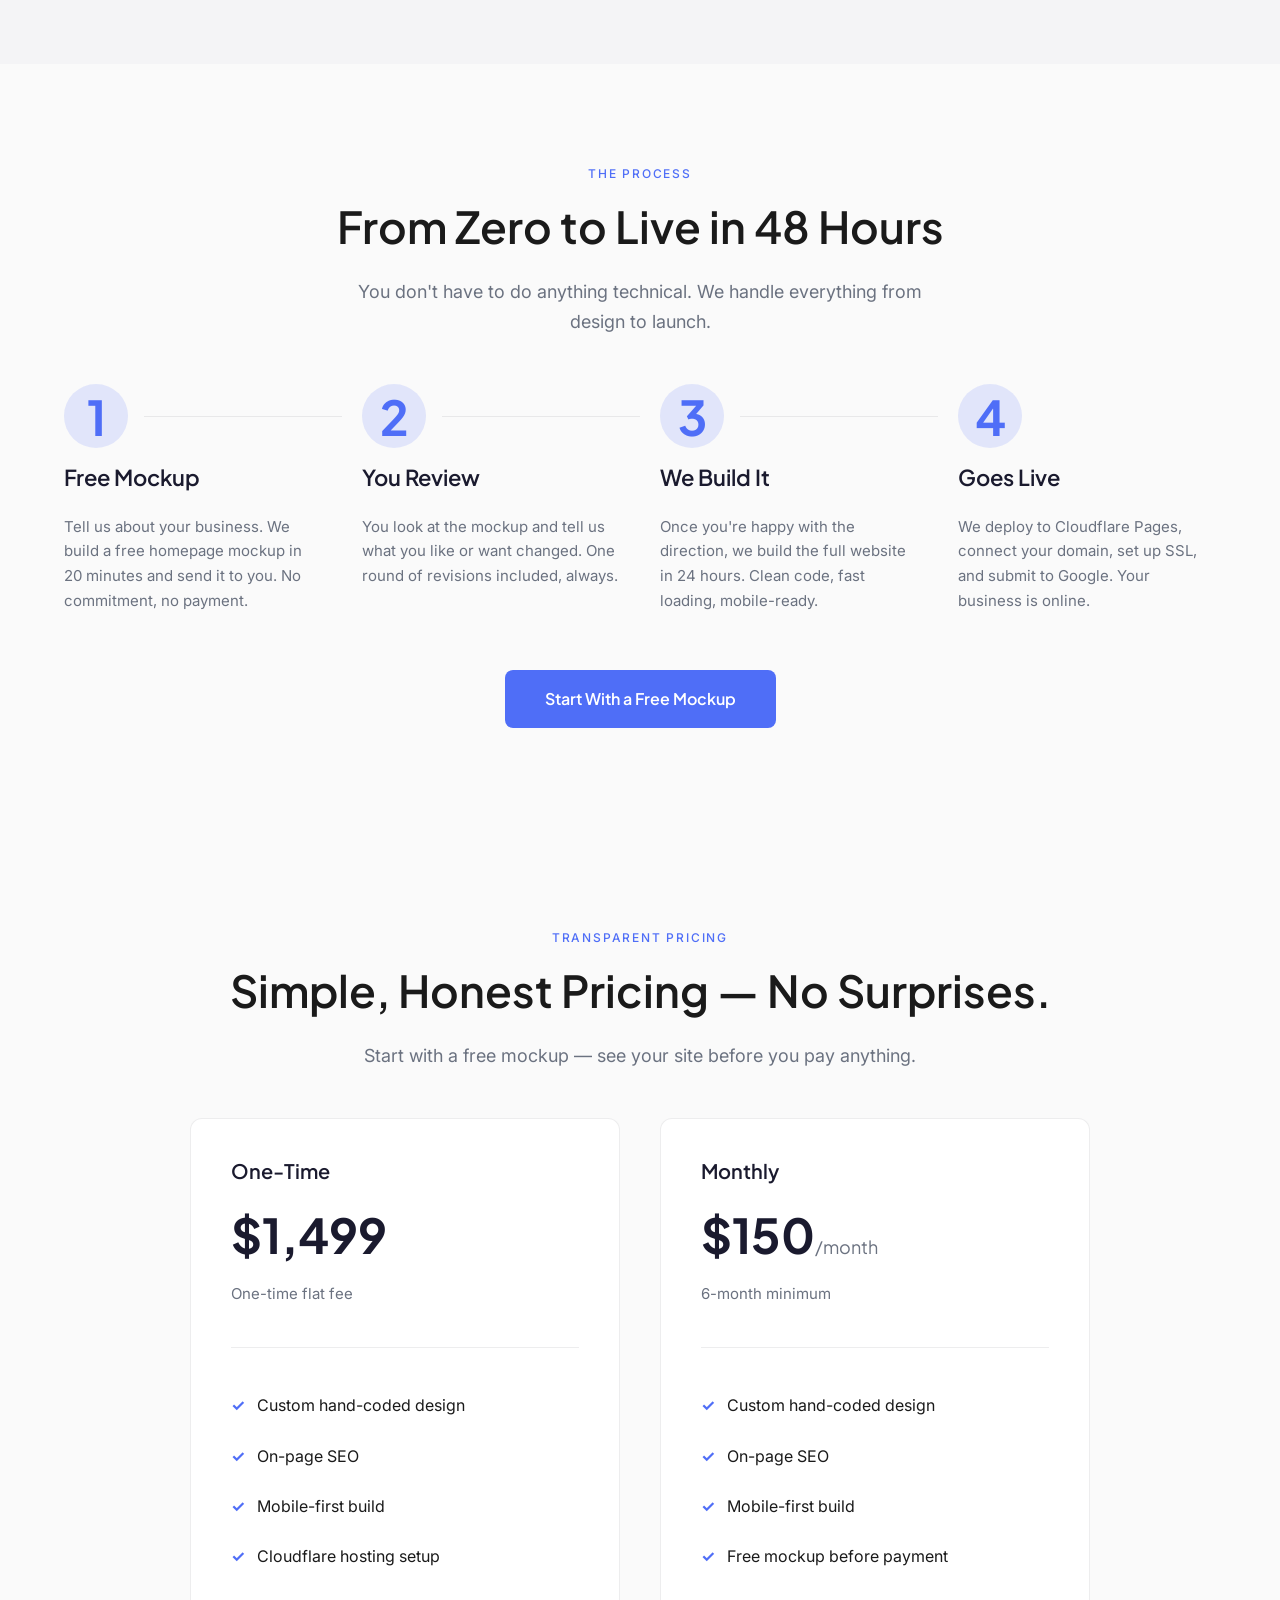
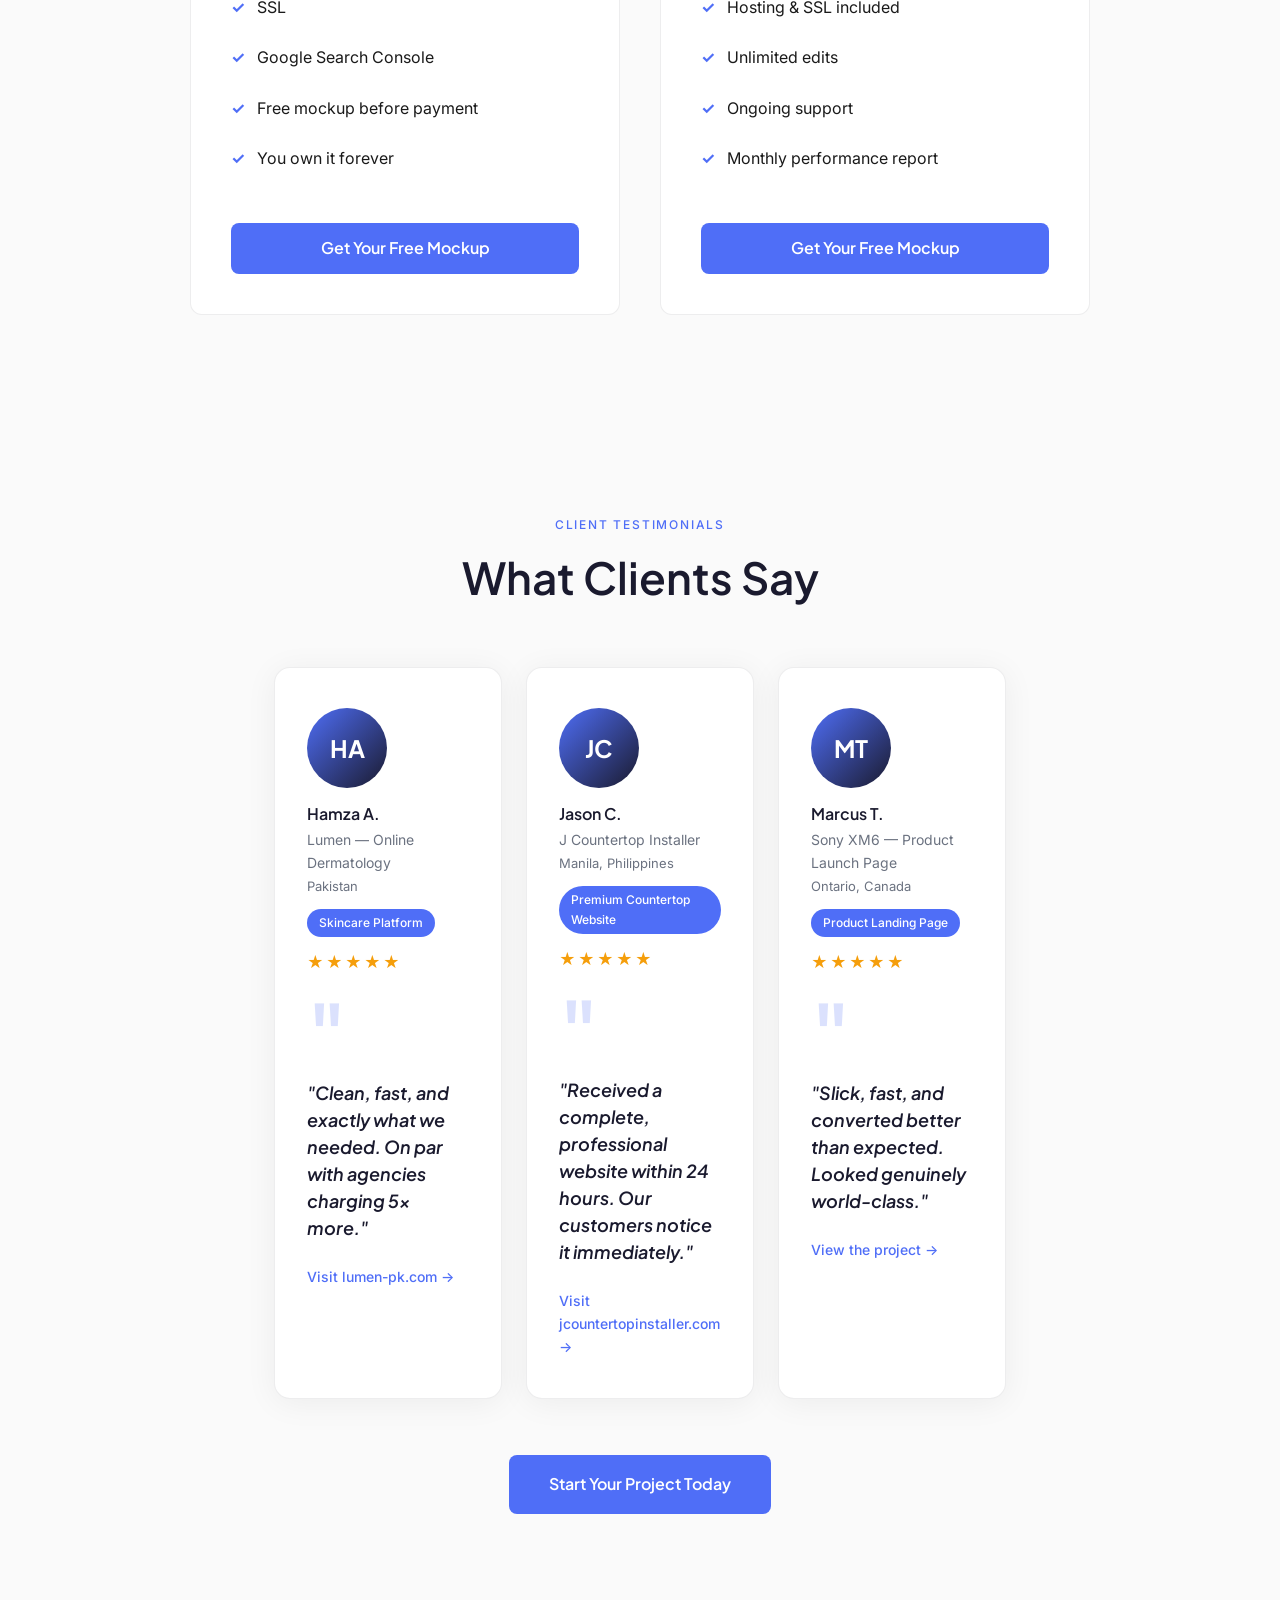
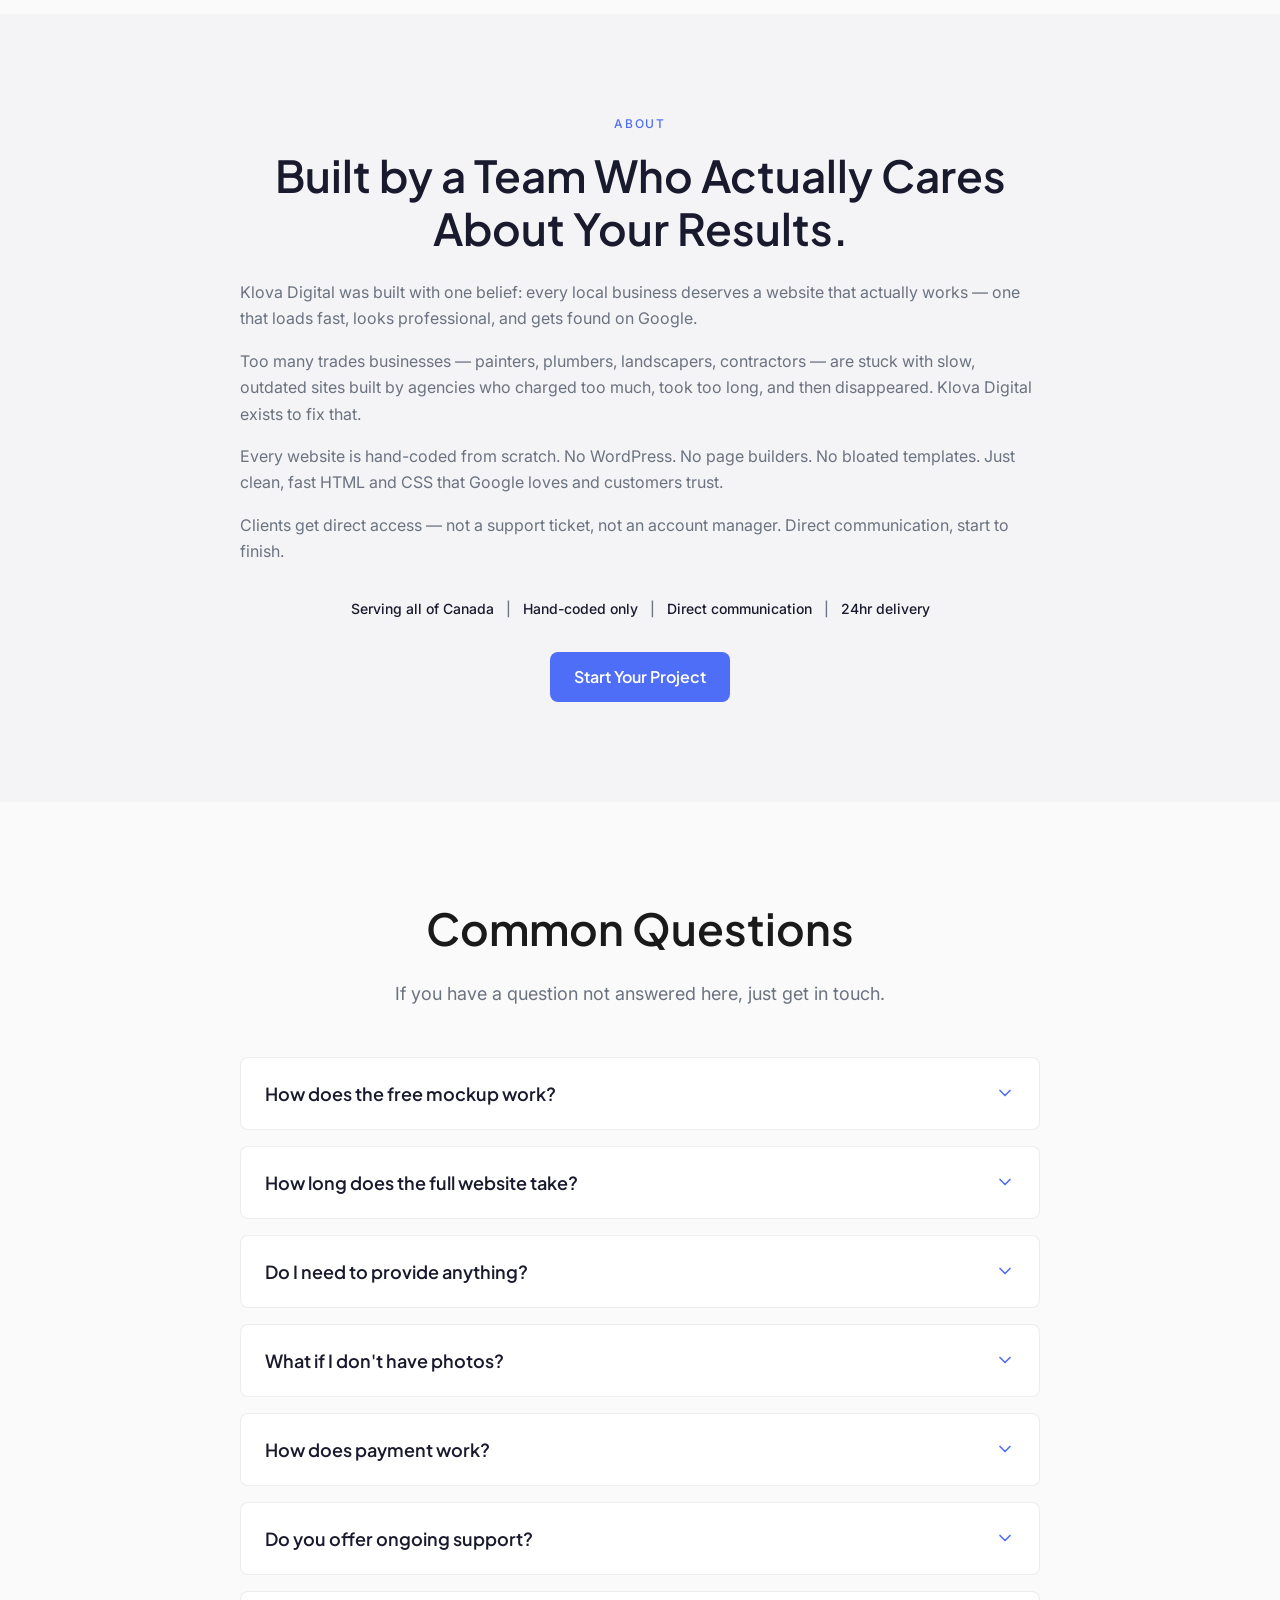
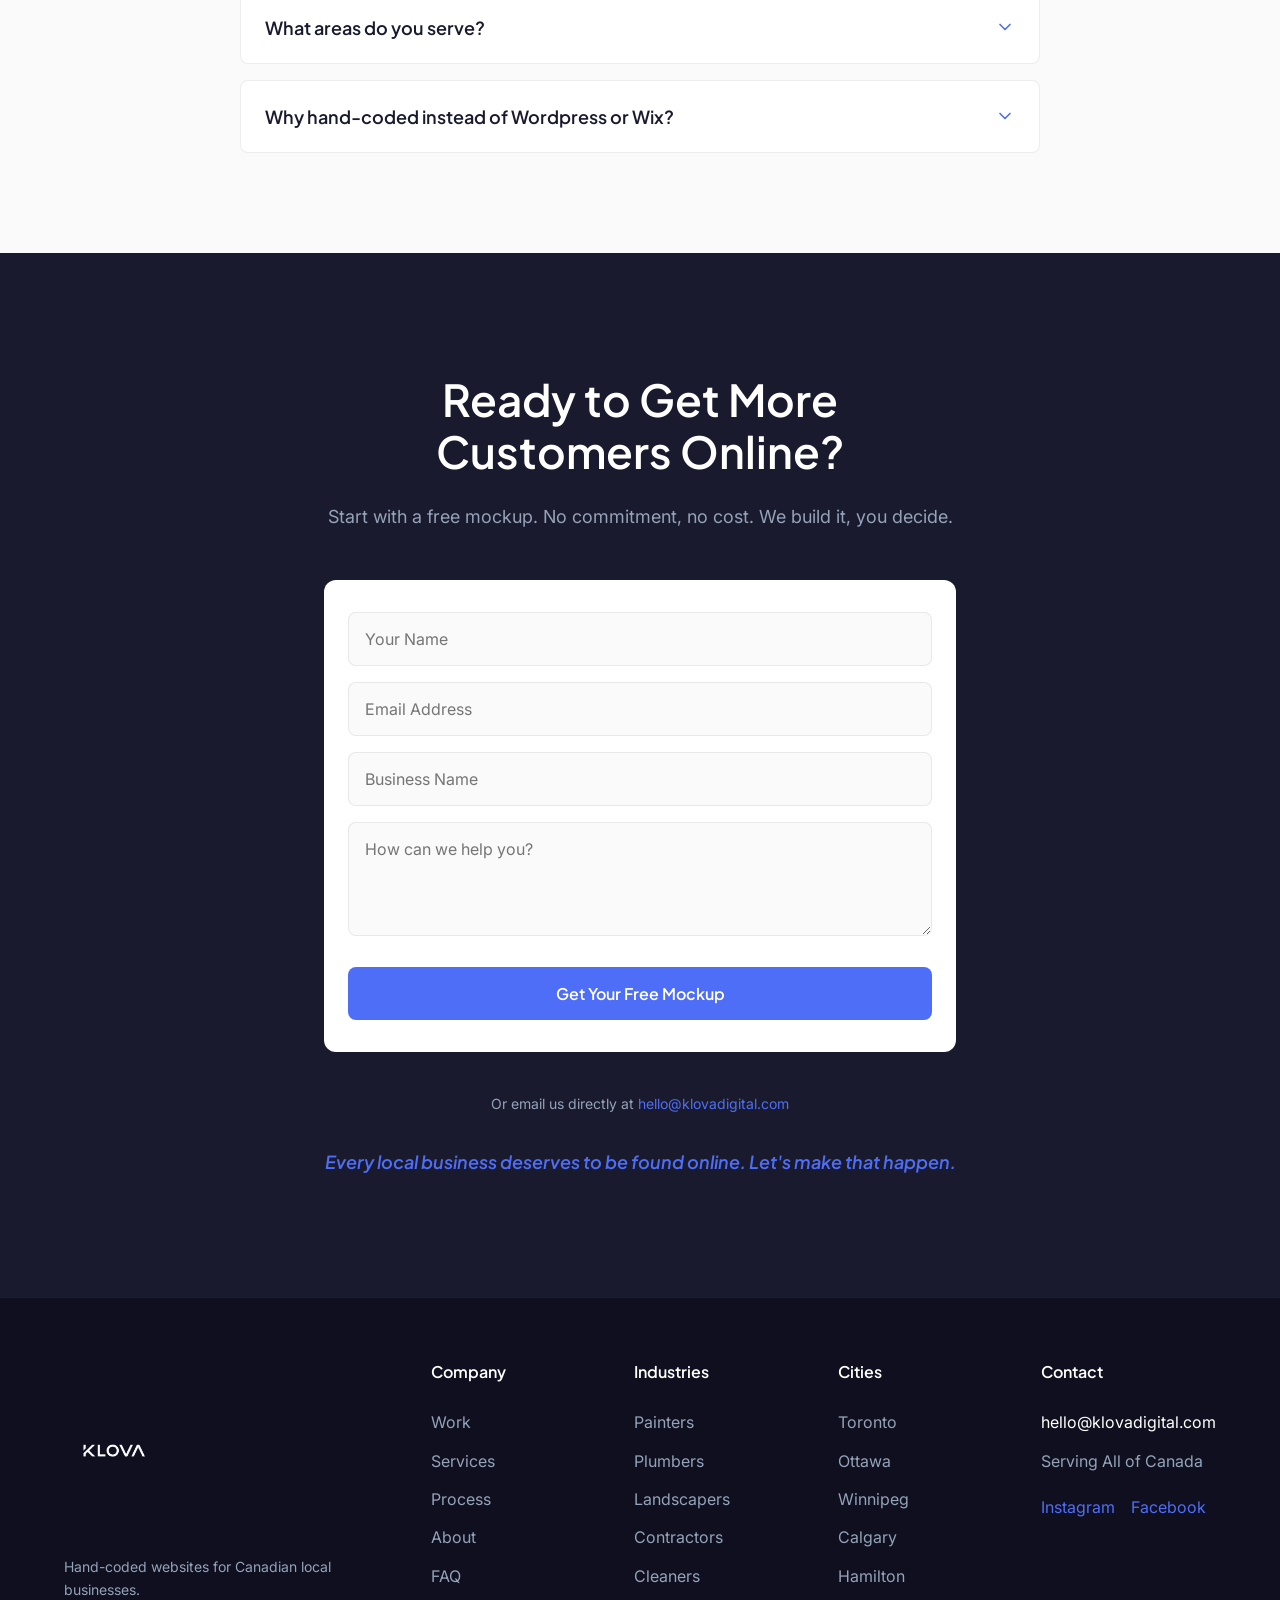
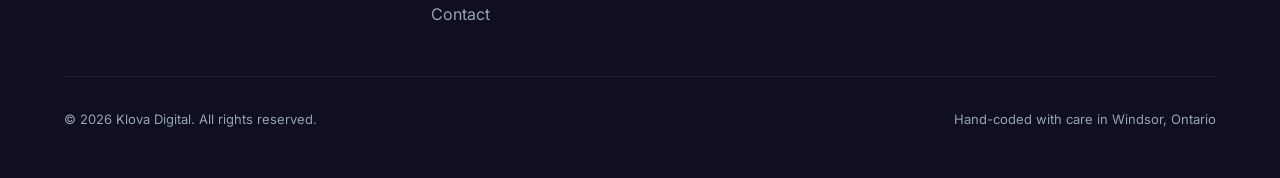
<file: web-design-winnipeg.html>
<!DOCTYPE html>
<html lang="en-CA">

<head>
  <meta charset="UTF-8">
  <meta name="viewport" content="width=device-width, initial-scale=1.0">
  <title>Web Design Winnipeg | Klova Digital</title>
  <meta name="description"
    content="Hand-coded websites for Winnipeg local businesses. Fast, SEO-ready, $1,499 flat or $150/month. Free mockup first." />
  <meta name="keywords"
    content="web design Canada, website designer Canada, local business website Canada, affordable web design Canada, web design for contractors Canada, small business website Canada" />
  <link rel="canonical" href="https://www.klovadigital.com/" />
  <meta property="og:title" content="Web Design for Local Service Businesses Canada | Klova Digital" />
  <meta property="og:description"
    content="Fast, hand-coded websites for Canadian local businesses. Free mockup first. $1,499 flat fee." />
  <meta property="og:type" content="website" />
  <link rel="icon" type="image/png" href="images/favicon.png" />
  <link rel="apple-touch-icon" href="images/favicon.png" />

  <script type="application/ld+json">
  {
    "@context": "https://schema.org",
    "@type": "ProfessionalService",
    "name": "Klova Digital",
    "description": "Web design agency building fast, modern websites for local Ontario businesses.",
    "url": "https://www.klovadigital.com",
    "email": "hello@klovadigital.com",
    "address": {
      "@type": "PostalAddress",
      "addressLocality": "Windsor",
      "addressRegion": "ON",
      "addressCountry": "CA"
    },
    "areaServed": "Ontario, Canada",
    "priceRange": "$$"
  }
  </script>

  <link rel="preconnect" href="https://fonts.googleapis.com">
  <link rel="preconnect" href="https://fonts.gstatic.com" crossorigin>
  <link
    href="https://fonts.googleapis.com/css2?family=Inter:wght@400;500&family=Plus+Jakarta+Sans:ital,wght@0,600;0,700;1,600&display=swap"
    rel="stylesheet">

  <link rel="stylesheet" href="css/style.css">
  <script src="js/main.js" defer></script>
</head>

<body>

  <!-- SECTION 1: STICKY NAVIGATION -->
  <nav class="navbar" id="navbar">
    <div class="nav-container">
      <a href="#" class="nav-logo" aria-label="Klova Digital Home">
        <img src="images/klova-logo2.png" alt="Klova Digital Logo" width="120" height="auto">
      </a>
      <div class="nav-links">
        <a href="#work" class="nav-link">Work</a>
        <a href="#services" class="nav-link">Services</a>
        <a href="#process" class="nav-link">Process</a>
        <a href="#about" class="nav-link">About</a>
        <a href="#faq" class="nav-link">FAQ</a>
        <div class="nav-dropdown">
          <button class="nav-link dropdown-toggle" aria-expanded="false">Industries ▾</button>
          <div class="dropdown-menu">
            <a href="web-design-for-painters.html">Painters</a>
            <a href="web-design-for-plumbers.html">Plumbers</a>
            <a href="web-design-for-landscapers.html">Landscapers</a>
            <a href="web-design-for-contractors.html">Contractors</a>
            <a href="web-design-for-cleaners.html">Cleaners</a>
          </div>
        </div>
        <a href="#contact" class="nav-link">Contact</a>
      </div>
      <div class="nav-right">
        <a href="#contact" class="btn btn-primary nav-btn">Get a Free Mockup</a>
        <button class="mobile-menu-toggle" aria-label="Open menu">
          <span class="hamburger"></span>
        </button>
      </div>
    </div>
  </nav>

  <!-- Mobile Drawer -->
  <div class="mobile-drawer" id="mobileDrawer">
    <div class="mobile-links">
      <a href="#work" class="mobile-link">Work</a>
      <a href="#services" class="mobile-link">Services</a>
      <a href="#process" class="mobile-link">Process</a>
      <a href="#about" class="mobile-link">About</a>
      <a href="#faq" class="mobile-link">FAQ</a>
      <a href="#contact" class="mobile-link">Contact</a>
      <a href="#contact" class="btn btn-primary mobile-cta">Get a Free Mockup</a>
    </div>
  </div>

  <main>
    <!-- SECTION 2: HERO -->
    <section class="hero" id="home">
      <div class="container hero-container">
        <span class="small-label">WEB DESIGN FOR LOCAL SERVICE BUSINESSES</span>
        <h1 class="hero-title">Web Design for Winnipeg Local Service Businesses.</h1>
        <p class="hero-subtitle">
          Stand out in the Winnipeg market with a blazing fast, hand-coded website. Designed specifically for local trades and service businesses, we handle the SEO, mobile design, and speed so you can focus on running your business.
        </p>

        <div class="trust-badges">
          <div class="badge">
            <span class="badge-icon">✓</span> Delivered in 24 Hours
          </div>
          <div class="badge">
            <span class="badge-icon">✓</span> Flat Fee — No Surprises
          </div>
          <div class="badge">
            <span class="badge-icon">✓</span> Free Mockup First
          </div>
          <div class="badge">
            <span class="badge-icon">✓</span> Serving All of Canada
          </div>
        </div>

        <div class="hero-buttons">
          <a href="#contact" class="btn btn-primary btn-large hero-cta-primary">Get a Free Mockup</a>
          <a href="#work" class="btn btn-outline btn-large">See Our Work</a>
        </div>
        <p class="hero-commitment">No commitment. No payment. Just a free design concept.</p>
      </div>

      <div class="client-strip">
        <p class="strip-label">TRUSTED BY LOCAL CANADIAN BUSINESSES</p>
        <div class="scroll-container">
          <div class="scroll-content">
            <!-- Duplicate for infinite scroll -->
            <span>Lumen</span> <span class="dot">·</span>
            <span>J Countertop Installer</span> <span class="dot">·</span>
            <span>Performance Plumbing Solutions</span> <span class="dot">·</span>
            <span>Sony XM6</span> <span class="dot">·</span>
            <span>Klova Digital</span> <span class="dot">·</span>
            <span>Local Canadian Businesses</span> <span class="dot">·</span>
            <span>Lumen</span> <span class="dot">·</span>
            <span>J Countertop Installer</span> <span class="dot">·</span>
            <span>Performance Plumbing Solutions</span> <span class="dot">·</span>
            <span>Sony XM6</span> <span class="dot">·</span>
            <span>Klova Digital</span> <span class="dot">·</span>
            <span>Local Canadian Businesses</span>
          </div>
        </div>
      </div>
    </section>

    <!-- SECTION 3: WORK / PORTFOLIO -->
    <section class="work section-padding" id="work">
      <div class="container">
        <div class="section-header center reveal">
          <span class="section-label">RECENT WORK</span>
          <h2>Websites That Get Local Businesses Found</h2>
          <p class="section-subtext">Every site is built from scratch — no templates, no page builders. Just clean
            hand-coded HTML, CSS, and JavaScript.</p>
        </div>

        <div class="work-grid">
          <a href="https://www.lumen-pk.com" target="_blank" rel="noopener noreferrer" class="work-card reveal">
            <div class="browser-frame">
              <div class="browser-dots">
                <span class="dot red"></span>
                <span class="dot yellow"></span>
                <span class="dot green"></span>
              </div>
              <img src="./images/lumen-preview.PNG" alt="Lumen Website Preview" width="800" height="450" loading="lazy"
                class="work-preview-img">
            </div>
            <div class="work-info">
              <h3 class="work-title">Lumen</h3>
              <p class="work-type">Online Dermatology Platform</p>
              <span class="location-tag">Pakistan</span>
            </div>
            <div class="visit-site-badge">Visit Site →</div>
          </a>

          <a href="https://pxxrth.github.io/J-countertop/" target="_blank" rel="noopener noreferrer"
            class="work-card reveal">
            <div class="browser-frame">
              <div class="browser-dots">
                <span class="dot red"></span>
                <span class="dot yellow"></span>
                <span class="dot green"></span>
              </div>
              <img src="./images/JCT-preview.PNG" alt="J Countertop Installer Website Preview" width="800" height="450"
                loading="lazy" class="work-preview-img">
            </div>
            <div class="work-info">
              <h3 class="work-title">J Countertop Installer</h3>
              <p class="work-type">Premium Countertop Website</p>
              <span class="location-tag">Manila, Philippines</span>
            </div>
            <div class="visit-site-badge">Visit Site →</div>
          </a>

          <a href="https://www.performanceplumbingsolutions.com" target="_blank" rel="noopener noreferrer"
            class="work-card reveal">
            <div class="browser-frame">
              <div class="browser-dots">
                <span class="dot red"></span>
                <span class="dot yellow"></span>
                <span class="dot green"></span>
              </div>
              <img src="./images/pps-preview.PNG" alt="Performance Plumbing Solutions Website Preview" width="800"
                height="450" loading="lazy" class="work-preview-img">
            </div>
            <div class="work-info">
              <h3 class="work-title">Performance Plumbing Solutions</h3>
              <p class="work-type">Local Plumbing Business</p>
              <span class="location-tag">Windsor, Ontario</span>
            </div>
            <div class="visit-site-badge">Visit Site →</div>
          </a>

          <a href="#" target="_blank" rel="noopener noreferrer" class="work-card reveal">
            <div class="browser-frame">
              <div class="browser-dots">
                <span class="dot red"></span>
                <span class="dot yellow"></span>
                <span class="dot green"></span>
              </div>
              <img src="./images/sony-preview.PNG" alt="Sony XM6 Website Preview" width="800" height="450" loading="lazy"
                class="work-preview-img">
            </div>
            <div class="work-info">
              <h3 class="work-title">Sony XM6</h3>
              <p class="work-type">Product Launch Landing Page</p>
              <span class="location-tag">Ontario, Canada</span>
            </div>
            <div class="visit-site-badge">Visit Site →</div>
          </a>
        </div>

        <div class="center-cta reveal">
          <a href="#contact" class="btn btn-primary btn-large">Get a Free Mockup for Your Business</a>
        </div>
      </div>
    </section>

    <!-- SECTION 4: SERVICES -->
    <section class="services section-padding" id="services">
      <div class="container">
        <div class="section-header center reveal">
          <span class="section-label">WHAT YOU GET</span>
          <h2>Everything Your Business Needs to Get Found Online</h2>
        </div>

        <div class="service-grid">
          <div class="service-card reveal">
            <div class="service-icon">
              <svg width="24" height="24" viewBox="0 0 24 24" fill="none" stroke="#4F6EF7" stroke-width="2"
                stroke-linecap="round" stroke-linejoin="round">
                <path d="M16 18l6-6-6-6M8 6l-6 6 6 6" />
              </svg>
            </div>
            <h3>Hand-Coded Website</h3>
            <p>Built with clean HTML, CSS, and JavaScript. No bloated page builders. Fast, lightweight, and fully custom
              to your business.</p>
          </div>

          <div class="service-card reveal">
            <div class="service-icon">
              <svg width="24" height="24" viewBox="0 0 24 24" fill="none" stroke="#4F6EF7" stroke-width="2"
                stroke-linecap="round" stroke-linejoin="round">
                <rect x="5" y="2" width="14" height="20" rx="2" ry="2" />
                <line x1="12" y1="18" x2="12.01" y2="18" />
              </svg>
            </div>
            <h3>Mobile-First Design</h3>
            <p>Over 80% of your customers search on their phones. Every site we build looks and works perfectly on any
              screen size.</p>
          </div>

          <div class="service-card reveal">
            <div class="service-icon">
              <svg width="24" height="24" viewBox="0 0 24 24" fill="none" stroke="#4F6EF7" stroke-width="2"
                stroke-linecap="round" stroke-linejoin="round">
                <path d="M2 12h4l3-9 5 18 3-9h5" />
              </svg>
            </div>
            <h3>On-Page SEO</h3>
            <p>Title tags, meta descriptions, local keywords, schema markup, and Google Business optimisation baked into
              every page from day one.</p>
          </div>

          <div class="service-card reveal">
            <div class="service-icon">
              <svg width="24" height="24" viewBox="0 0 24 24" fill="none" stroke="#4F6EF7" stroke-width="2"
                stroke-linecap="round" stroke-linejoin="round">
                <circle cx="12" cy="12" r="10" />
                <polyline points="12 6 12 12 16 14" />
              </svg>
            </div>
            <h3>Delivered in 24 Hours</h3>
            <p>Most agencies take weeks. We build and deliver your complete website in 24 hours from the moment you
              approve the mockup.</p>
          </div>

          <div class="service-card reveal">
            <div class="service-icon">
              <svg width="24" height="24" viewBox="0 0 24 24" fill="none" stroke="#4F6EF7" stroke-width="2"
                stroke-linecap="round" stroke-linejoin="round">
                <path
                  d="M21 16V8a2 2 0 0 0-1-1.73l-7-4a2 2 0 0 0-2 0l-7 4A2 2 0 0 0 3 8v8a2 2 0 0 0 1 1.73l7 4a2 2 0 0 0 2 0l7-4A2 2 0 0 0 21 16z" />
                <polyline points="3.27 6.96 12 12.01 20.73 6.96" />
                <line x1="12" y1="22.08" x2="12" y2="12" />
              </svg>
            </div>
            <h3>Hosting & Maintenance</h3>
            <p>Optional $150/month plan. We handle your domain, hosting, SSL, updates, and backups. You never have to
              think about it.</p>
          </div>

          <div class="service-card reveal">
            <div class="service-icon">
              <svg width="24" height="24" viewBox="0 0 24 24" fill="none" stroke="#4F6EF7" stroke-width="2"
                stroke-linecap="round" stroke-linejoin="round">
                <polygon
                  points="12 2 15.09 8.26 22 9.27 17 14.14 18.18 21.02 12 17.77 5.82 21.02 7 14.14 2 9.27 8.91 8.26 12 2" />
              </svg>
            </div>
            <h3>Free Mockup First</h3>
            <p>Before you spend a dollar, we build a free homepage mockup so you can see exactly what your site will look
              like. Zero risk.</p>
          </div>
        </div>
      </div>
    </section>

    <!-- SECTION 5: THE PROCESS -->
    <section class="process section-padding" id="process">
      <div class="container">
        <div class="section-header center reveal">
          <span class="section-label">THE PROCESS</span>
          <h2>From Zero to Live in 48 Hours</h2>
          <p class="section-subtext">You don't have to do anything technical. We handle everything from design to launch.
          </p>
        </div>

        <div class="timeline reveal">
          <div class="timeline-step">
            <div class="step-number">1</div>
            <h3>Free Mockup</h3>
            <p>Tell us about your business. We build a free homepage mockup in 20 minutes and send it to you. No
              commitment, no payment.</p>
          </div>
          <div class="timeline-step">
            <div class="step-number">2</div>
            <h3>You Review</h3>
            <p>You look at the mockup and tell us what you like or want changed. One round of revisions included,
              always.</p>
          </div>
          <div class="timeline-step">
            <div class="step-number">3</div>
            <h3>We Build It</h3>
            <p>Once you're happy with the direction, we build the full website in 24 hours. Clean code, fast loading,
              mobile-ready.</p>
          </div>
          <div class="timeline-step">
            <div class="step-number">4</div>
            <h3>Goes Live</h3>
            <p>We deploy to Cloudflare Pages, connect your domain, set up SSL, and submit to Google. Your business is
              online.</p>
          </div>
        </div>

        <div class="center-cta reveal">
          <a href="#contact" class="btn btn-primary btn-large">Start With a Free Mockup</a>
        </div>
      </div>
    </section>

    <!-- SECTION 6: PRICING -->
    <section class="pricing section-padding" id="pricing">
      <div class="container reveal">
        <div class="section-header center">
          <span class="section-label">TRANSPARENT PRICING</span>
          <h2>Simple, Honest Pricing — No Surprises.</h2>
          <p class="section-subtext">Start with a free mockup — see your site before you pay anything.</p>
        </div>

        <div class="pricing-grid">
          <!-- LEFT CARD -->
          <div class="pricing-card">
            <div class="pricing-header">
              <h3>One-Time</h3>
              <div class="price">$1,499</div>
              <p class="pricing-subtext">One-time flat fee</p>
            </div>
            <ul class="pricing-features">
              <li>Custom hand-coded design</li>
              <li>On-page SEO</li>
              <li>Mobile-first build</li>
              <li>Cloudflare hosting setup</li>
              <li>SSL</li>
              <li>Google Search Console</li>
              <li>Free mockup before payment</li>
              <li>You own it forever</li>
            </ul>
            <a href="#contact" class="btn btn-primary pricing-btn">Get Your Free Mockup</a>
          </div>

          <!-- RIGHT CARD -->
          <div class="pricing-card">
            <div class="pricing-header">
              <h3>Monthly</h3>
              <div class="price">$150<span>/month</span></div>
              <p class="pricing-subtext">6-month minimum</p>
            </div>
            <ul class="pricing-features">
              <li>Custom hand-coded design</li>
              <li>On-page SEO</li>
              <li>Mobile-first build</li>
              <li>Free mockup before payment</li>
              <li>Hosting & SSL included</li>
              <li>Unlimited edits</li>
              <li>Ongoing support</li>
              <li>Monthly performance report</li>
            </ul>
            <a href="#contact" class="btn btn-primary pricing-btn">Get Your Free Mockup</a>
          </div>
        </div>
      </div>
    </section>

    <!-- SECTION 7: TESTIMONIALS -->
    <section class="reviews section-padding" id="reviews">
      <div class="container reviews-container">
        <div class="section-header center reveal">
          <span class="section-label">CLIENT TESTIMONIALS</span>
          <h2 class="reviews-heading">What Clients Say</h2>
        </div>

        <div class="testimonial-list reveal">
          <!-- CARD 1 -->
          <div class="testimonial-card">
            <div class="testimonial-left">
              <div class="client-photo placeholder-photo">
                <span class="initials">HA</span>
              </div>
              <h4 class="client-name">Hamza A.</h4>
              <p class="client-business">Lumen — Online Dermatology</p>
              <p class="client-location">Pakistan</p>
              <span class="project-tag">Skincare Platform</span>
              <div class="stars">★★★★★</div>
            </div>
            <div class="testimonial-right">
              <div class="large-quote-mark">"</div>
              <p class="pull-quote">"Clean, fast, and exactly what we needed. On par with agencies charging 5x more."
              </p>
              <a href="https://www.lumen-pk.com" class="read-story-link" target="_blank" rel="noopener">Visit
                lumen-pk.com →</a>
            </div>
          </div>

          <!-- CARD 2 -->
          <div class="testimonial-card">
            <div class="testimonial-left">
              <div class="client-photo placeholder-photo">
                <span class="initials">JC</span>
              </div>
              <h4 class="client-name">Jason C.</h4>
              <p class="client-business">J Countertop Installer</p>
              <p class="client-location">Manila, Philippines</p>
              <span class="project-tag">Premium Countertop Website</span>
              <div class="stars">★★★★★</div>
            </div>
            <div class="testimonial-right">
              <div class="large-quote-mark">"</div>
              <p class="pull-quote">"Received a complete, professional website within 24 hours. Our customers notice it
                immediately."</p>
              <a href="https://pxxrth.github.io/J-countertop/" class="read-story-link" target="_blank"
                rel="noopener">Visit jcountertopinstaller.com →</a>
            </div>
          </div>

          <!-- CARD 3 -->
          <div class="testimonial-card">
            <div class="testimonial-left">
              <div class="client-photo placeholder-photo">
                <span class="initials">MT</span>
              </div>
              <h4 class="client-name">Marcus T.</h4>
              <p class="client-business">Sony XM6 — Product Launch Page</p>
              <p class="client-location">Ontario, Canada</p>
              <span class="project-tag">Product Landing Page</span>
              <div class="stars">★★★★★</div>
            </div>
            <div class="testimonial-right">
              <div class="large-quote-mark">"</div>
              <p class="pull-quote">"Slick, fast, and converted better than expected. Looked genuinely world-class."</p>
              <a href="#work" class="read-story-link">View the project →</a>
            </div>
          </div>
        </div>

        <div class="center-cta reveal">
          <a href="#contact" class="btn btn-primary btn-large">Start Your Project Today</a>
        </div>
      </div>
    </section>

    <!-- SECTION 8: ABOUT -->
    <section class="about section-padding" id="about">
      <div class="container about-container reveal">
        <div class="about-content full-width">
          <span class="section-label">ABOUT</span>
          <h2>Built by a Team Who Actually Cares About Your Results.</h2>
          <div class="about-text">
            <p>Klova Digital was built with one belief: every local business deserves a website that actually works — one that loads fast, looks professional, and gets found on Google.</p>
            <p>Too many trades businesses — painters, plumbers, landscapers, contractors — are stuck with slow, outdated sites built by agencies who charged too much, took too long, and then disappeared. Klova Digital exists to fix that.</p>
            <p>Every website is hand-coded from scratch. No WordPress. No page builders. No bloated templates. Just clean, fast HTML and CSS that Google loves and customers trust.</p>
            <p>Clients get direct access — not a support ticket, not an account manager. Direct communication, start to finish.</p>
          </div>
          <div class="about-trust">
            <span>Serving all of Canada</span>
            <span class="divider">|</span>
            <span>Hand-coded only</span>
            <span class="divider">|</span>
            <span>Direct communication</span>
            <span class="divider">|</span>
            <span>24hr delivery</span>
          </div>
          <a href="#contact" class="btn btn-primary">Start Your Project</a>
        </div>
      </div>
    </section>

    <!-- SECTION 9: FAQ -->
    <section class="faq section-padding" id="faq">
      <div class="container faq-container">
        <div class="section-header center reveal">
          <h2>Common Questions</h2>
          <p class="section-subtext">If you have a question not answered here, just get in touch.</p>
        </div>

        <div class="accordion reveal">
          <div class="accordion-item">
            <button class="accordion-header" aria-expanded="false">
              How does the free mockup work?
              <span class="accordion-icon"><svg width="20" height="20" viewBox="0 0 24 24" fill="none"
                  stroke="currentColor" stroke-width="2" stroke-linecap="round" stroke-linejoin="round">
                  <polyline points="6 9 12 15 18 9"></polyline>
                </svg></span>
            </button>
            <div class="accordion-content">
              <p>You tell us about your business and we build a homepage concept in about 20 minutes and send it to you.
                No payment, no commitment. You only move forward if you love it.</p>
            </div>
          </div>

          <div class="accordion-item">
            <button class="accordion-header" aria-expanded="false">
              How long does the full website take?
              <span class="accordion-icon"><svg width="20" height="20" viewBox="0 0 24 24" fill="none"
                  stroke="currentColor" stroke-width="2" stroke-linecap="round" stroke-linejoin="round">
                  <polyline points="6 9 12 15 18 9"></polyline>
                </svg></span>
            </button>
            <div class="accordion-content">
              <p>Once you approve the mockup and pay the deposit, the full website is delivered within 24 hours. Most
                clients are live within 48 hours of first contact.</p>
            </div>
          </div>

          <div class="accordion-item">
            <button class="accordion-header" aria-expanded="false">
              Do I need to provide anything?
              <span class="accordion-icon"><svg width="20" height="20" viewBox="0 0 24 24" fill="none"
                  stroke="currentColor" stroke-width="2" stroke-linecap="round" stroke-linejoin="round">
                  <polyline points="6 9 12 15 18 9"></polyline>
                </svg></span>
            </button>
            <div class="accordion-content">
              <p>Just some basic info about your business — what you do, your phone number, any photos you have. We
                handle everything else including copy, SEO, and deployment.</p>
            </div>
          </div>

          <div class="accordion-item">
            <button class="accordion-header" aria-expanded="false">
              What if I don't have photos?
              <span class="accordion-icon"><svg width="20" height="20" viewBox="0 0 24 24" fill="none"
                  stroke="currentColor" stroke-width="2" stroke-linecap="round" stroke-linejoin="round">
                  <polyline points="6 9 12 15 18 9"></polyline>
                </svg></span>
            </button>
            <div class="accordion-content">
              <p>No problem. We can source appropriate images for your industry. Real photos of your work always look
                better if you have them though.</p>
            </div>
          </div>

          <div class="accordion-item">
            <button class="accordion-header" aria-expanded="false">
              How does payment work?
              <span class="accordion-icon"><svg width="20" height="20" viewBox="0 0 24 24" fill="none"
                  stroke="currentColor" stroke-width="2" stroke-linecap="round" stroke-linejoin="round">
                  <polyline points="6 9 12 15 18 9"></polyline>
                </svg></span>
            </button>
            <div class="accordion-content">
              <p>$250 deposit via e-transfer to confirm the project, and $1,249 on delivery once you approve the final
                site. No payment before you see and approve the work.</p>
            </div>
          </div>

          <div class="accordion-item">
            <button class="accordion-header" aria-expanded="false">
              Do you offer ongoing support?
              <span class="accordion-icon"><svg width="20" height="20" viewBox="0 0 24 24" fill="none"
                  stroke="currentColor" stroke-width="2" stroke-linecap="round" stroke-linejoin="round">
                  <polyline points="6 9 12 15 18 9"></polyline>
                </svg></span>
            </button>
            <div class="accordion-content">
              <p>Yes — the optional $150/month plan includes domain management, hosting, SSL, security, and small
                updates. Cancel any time.</p>
            </div>
          </div>

          <div class="accordion-item">
            <button class="accordion-header" aria-expanded="false">
              What areas do you serve?
              <span class="accordion-icon"><svg width="20" height="20" viewBox="0 0 24 24" fill="none"
                  stroke="currentColor" stroke-width="2" stroke-linecap="round" stroke-linejoin="round">
                  <polyline points="6 9 12 15 18 9"></polyline>
                </svg></span>
            </button>
            <div class="accordion-content">
              <p>We work with businesses across all of Canada — Toronto, Ottawa,
                Winnipeg, Calgary, Edmonton, Vancouver, Windsor, and everywhere in between. All work is done remotely.</p>
            </div>
          </div>

          <div class="accordion-item">
            <button class="accordion-header" aria-expanded="false">
              Why hand-coded instead of Wordpress or Wix?
              <span class="accordion-icon"><svg width="20" height="20" viewBox="0 0 24 24" fill="none"
                  stroke="currentColor" stroke-width="2" stroke-linecap="round" stroke-linejoin="round">
                  <polyline points="6 9 12 15 18 9"></polyline>
                </svg></span>
            </button>
            <div class="accordion-content">
              <p>Hand-coded sites load faster, rank better on Google, have zero plugin vulnerabilities, and never go
                down due to platform updates. It's simply a better product.</p>
            </div>
          </div>
        </div>
      </div>
    </section>

    <!-- SECTION 10: FINAL CTA & CONTACT -->
    <section class="final-cta section-padding" id="contact">
      <div class="container final-cta-container reveal">
        <h2>Ready to Get More Customers Online?</h2>
        <p class="final-subtext">Start with a free mockup. No commitment, no cost. We build it, you decide.</p>

        <div class="contact-form-wrapper">
          <form id="contactForm" class="contact-form" onsubmit="handleFormSubmit(event)">
            <div class="form-group">
              <label for="name" class="sr-only">Name</label>
              <input type="text" id="name" name="name" placeholder="Your Name" required>
            </div>
            <div class="form-group">
              <label for="email" class="sr-only">Email</label>
              <input type="email" id="email" name="email" placeholder="Email Address" required>
            </div>
            <div class="form-group">
              <label for="business" class="sr-only">Business Name</label>
              <input type="text" id="business" name="business" placeholder="Business Name" required>
            </div>
            <div class="form-group">
              <label for="message" class="sr-only">Message</label>
              <textarea id="message" name="message" placeholder="How can we help you?" rows="4" required></textarea>
            </div>
            <button type="submit" class="btn btn-primary btn-large form-submit">Get Your Free Mockup</button>
          </form>

          <div id="formSuccess" class="form-success hidden">
            <div class="success-icon">✓</div>
            <h3>Message Sent!</h3>
            <p>Thanks for reaching out. We'll get back to you with your free mockup shortly.</p>
          </div>
        </div>

        <p class="email-direct">Or email us directly at <a
            href="mailto:hello@klovadigital.com">hello@klovadigital.com</a></p>
        <p class="peak-end">Every local business deserves to be found online. Let's make that happen.</p>
      </div>
    </section>
  </main>

  <!-- SECTION 11: FOOTER -->
  <footer class="site-footer">
    <div class="container">
      <div class="footer-grid">
        <div class="footer-brand">
          <img src="images/klova-logo2.png" alt="Klova Digital Logo" width="100" height="auto" loading="lazy">
          <p>Hand-coded websites for Canadian local businesses.</p>
        </div>

        <div class="footer-links">
          <h4 class="footer-heading">Company</h4>
          <a href="#work">Work</a>
          <a href="#services">Services</a>
          <a href="#process">Process</a>
          <a href="#about">About</a>
          <a href="#faq">FAQ</a>
          <a href="#contact">Contact</a>
        </div>
        
        <div class="footer-links">
          <h4 class="footer-heading">Industries</h4>
          <a href="web-design-for-painters.html">Painters</a>
          <a href="web-design-for-plumbers.html">Plumbers</a>
          <a href="web-design-for-landscapers.html">Landscapers</a>
          <a href="web-design-for-contractors.html">Contractors</a>
          <a href="web-design-for-cleaners.html">Cleaners</a>
        </div>

        <div class="footer-links">
          <h4 class="footer-heading">Cities</h4>
          <a href="web-design-toronto.html">Toronto</a>
          <a href="web-design-ottawa.html">Ottawa</a>
          <a href="web-design-winnipeg.html">Winnipeg</a>
          <a href="web-design-calgary.html">Calgary</a>
          <a href="web-design-hamilton.html">Hamilton</a>
        </div>

        <div class="footer-contact">
          <h4 class="footer-heading">Contact</h4>
          <a href="mailto:hello@klovadigital.com">hello@klovadigital.com</a>
          <span>Serving All of Canada</span>
          <div class="social-links">
            <a href="#" aria-label="Instagram">Instagram</a>
            <a href="#" aria-label="Facebook">Facebook</a>
          </div>
        </div>
      </div>

      <div class="footer-bottom">
        <p>&copy; 2026 Klova Digital. All rights reserved.</p>
        <p>Hand-coded with care in Windsor, Ontario</p>
      </div>
    </div>
  </footer>

</body>

</html>
</file>
<file: css/style.css>
/* style.css - Klova Digital */

:root {
  /* Colors */
  --primary: #1A1A2E;
  --accent: #4F6EF7;
  --accent-hover: #3A57E8;
  --bg-light: #FAFAFA;
  --bg-card: #F4F4F6;
  --text-body: #1A1A1A;
  --text-muted: #6B7280;
  --text-muted-dark: #94A3B8;
  --border-light: rgba(26,26,46,0.08);
  --white: #FFFFFF;
  --footer-bg: #0F0F1F;

  /* Typography */
  --font-heading: 'Plus Jakarta Sans', sans-serif;
  --font-body: 'Inter', sans-serif;
}

/* Reset & Base */
*, *::before, *::after {
  box-sizing: border-box;
  margin: 0;
  padding: 0;
}

html {
  scroll-behavior: smooth;
}

body {
  font-family: var(--font-body);
  color: var(--text-body);
  background-color: var(--bg-light);
  line-height: 1.65;
  font-size: 16px;
  overflow-x: hidden;
}

a {
  text-decoration: none;
  color: inherit;
  transition: color 0.2s;
}

img {
  max-width: 100%;
  height: auto;
  display: block;
}

ul {
  list-style: none;
}

button {
  cursor: pointer;
  border: none;
  background: none;
  font-family: inherit;
}

.sr-only {
  position: absolute;
  width: 1px;
  height: 1px;
  padding: 0;
  margin: -1px;
  overflow: hidden;
  clip: rect(0, 0, 0, 0);
  white-space: nowrap;
  border-width: 0;
}

/* Typography Scales */
h1, h2, h3, h4, h5, h6 {
  font-family: var(--font-heading);
  line-height: 1.2;
}

h1 {
  font-size: 36px;
  font-weight: 700;
  margin-bottom: 24px;
}

h2 {
  font-size: 32px;
  font-weight: 600;
  margin-bottom: 24px;
}

h3 {
  font-size: 20px;
  font-weight: 600;
  margin-bottom: 16px;
}

p {
  margin-bottom: 16px;
}

.text-white { color: var(--white); }
.text-muted-dark { color: var(--text-muted-dark); }
.text-white-opacity { color: rgba(255,255,255,0.8); }

/* Layout & Spacing */
.container {
  width: 100%;
  max-width: 1200px;
  margin: 0 auto;
  padding: 0 24px;
}

.section-padding {
  padding: 80px 0;
}

.center {
  text-align: center;
}

.max-w-680 {
  max-width: 680px;
  margin-left: auto;
  margin-right: auto;
}

/* Components */
.btn {
  display: inline-flex;
  align-items: center;
  justify-content: center;
  padding: 12px 24px;
  font-family: var(--font-heading);
  font-weight: 600;
  font-size: 16px;
  border-radius: 8px;
  transition: all 0.2s ease;
  min-height: 44px;
  min-width: 44px;
}

.btn:active {
  transform: scale(0.98);
}

.btn-primary {
  background-color: var(--accent);
  color: var(--white);
}

.btn-primary:hover {
  background-color: var(--accent-hover);
}

.hero-cta-primary {
  font-size: 18px;
  padding: 18px 32px;
  box-shadow: 0 4px 20px rgba(79, 110, 247, 0.4);
}
.hero-cta-primary:hover {
  box-shadow: 0 6px 24px rgba(79, 110, 247, 0.6);
}

.btn-outline {
  background-color: transparent;
  color: var(--white);
  border: 1px solid var(--white);
}

.btn-outline:hover {
  background-color: rgba(255,255,255,0.1);
}

.btn-outline-white {
  background-color: transparent;
  color: var(--white);
  border: 1px solid rgba(255,255,255,0.3);
}

.btn-outline-white:hover {
  background-color: rgba(255,255,255,0.1);
}

.btn-white {
  background-color: var(--white);
  color: var(--primary);
}

.btn-white:hover {
  background-color: rgba(255,255,255,0.9);
}

.btn-large {
  padding: 16px 40px;
}

.full-width {
  width: 100%;
}

.mt-auto {
  margin-top: auto;
}

.section-label {
  display: block;
  font-family: var(--font-body);
  font-weight: 500;
  font-size: 12px;
  color: var(--accent);
  text-transform: uppercase;
  letter-spacing: 0.15em;
  margin-bottom: 16px;
}

.section-subtext {
  font-size: 18px;
  color: var(--text-muted);
  max-width: 580px;
  margin: 0 auto 48px;
}

.center-cta {
  text-align: center;
  margin-top: 56px;
}

/* Animations */
.reveal {
  opacity: 0;
  transform: translateY(30px);
  transition: all 0.8s ease;
}

.reveal.active {
  opacity: 1;
  transform: translateY(0);
}

@media (prefers-reduced-motion: reduce) {
  .reveal {
    transition: none;
    opacity: 1;
    transform: translateY(0);
  }
  .btn:active {
    transform: none;
  }
}

/* Section 1: Navigation */
.navbar {
  position: fixed;
  top: 0;
  left: 0;
  right: 0;
  height: 56px;
  background-color: var(--primary);
  border-bottom: 1px solid rgba(255,255,255,0.06);
  z-index: 100;
  transition: box-shadow 0.3s ease;
}

.navbar.scrolled {
  box-shadow: 0 4px 32px rgba(0,0,0,0.2);
}

.nav-container {
  display: flex;
  justify-content: space-between;
  align-items: center;
  height: 100%;
  max-width: 1200px;
  margin: 0 auto;
  padding: 0 24px;
}

.nav-links {
  display: none;
}

/* Nav Dropdown */
.nav-dropdown {
  position: relative;
  display: inline-block;
}

.dropdown-toggle {
  background: none;
  border: none;
  cursor: pointer;
  font-family: var(--font-body);
}

.dropdown-menu {
  display: none;
  position: absolute;
  top: 100%;
  left: 0;
  background-color: var(--white);
  min-width: 200px;
  box-shadow: 0 8px 32px rgba(0,0,0,0.1);
  border-radius: 8px;
  padding: 8px 0;
  z-index: 200;
}

.nav-dropdown:hover .dropdown-menu {
  display: flex;
  flex-direction: column;
}

.dropdown-menu a {
  color: var(--primary);
  padding: 12px 20px;
  text-decoration: none;
  display: block;
  font-size: 14px;
  transition: background-color 0.2s;
}

.dropdown-menu a:hover {
  background-color: var(--bg-light);
  color: var(--accent);
}

.nav-right {
  display: flex;
  align-items: center;
  gap: 16px;
}

.nav-btn {
  display: none;
}

.mobile-menu-toggle {
  width: 44px;
  height: 44px;
  display: flex;
  align-items: center;
  justify-content: center;
  position: relative;
  z-index: 102;
}

.hamburger, .hamburger::before, .hamburger::after {
  display: block;
  width: 24px;
  height: 2px;
  background-color: var(--white);
  transition: all 0.3s;
  position: absolute;
}

.hamburger::before {
  content: '';
  top: -8px;
}

.hamburger::after {
  content: '';
  bottom: -8px;
}

.mobile-menu-toggle.active .hamburger { background-color: transparent; }
.mobile-menu-toggle.active .hamburger::before { top: 0; transform: rotate(45deg); }
.mobile-menu-toggle.active .hamburger::after { bottom: 0; transform: rotate(-45deg); }

.mobile-drawer {
  position: fixed;
  top: 0;
  right: -100%;
  width: 100%;
  height: 100vh;
  background-color: var(--primary);
  z-index: 101;
  transition: right 0.4s ease;
  display: flex;
  align-items: center;
  justify-content: center;
}

.mobile-drawer.open {
  right: 0;
}

.mobile-links {
  display: flex;
  flex-direction: column;
  gap: 32px;
  text-align: center;
}

.mobile-link {
  font-family: var(--font-heading);
  font-size: 24px;
  color: var(--white);
  font-weight: 600;
}

/* Section 2: Hero */
.hero {
  background-color: var(--primary);
  min-height: 100vh;
  display: flex;
  flex-direction: column;
  padding-top: 100px;
  position: relative;
}

.hero-container {
  flex: 1;
  display: flex;
  flex-direction: column;
  justify-content: center;
  align-items: center;
  max-width: 780px;
  padding-bottom: 64px;
}

.small-label {
  font-family: var(--font-body);
  font-size: 12px;
  color: var(--accent);
  text-transform: uppercase;
  letter-spacing: 0.15em;
  margin-bottom: 16px;
  text-align: center;
  animation: fadeUp 0.6s backwards;
}

.hero-title {
  color: var(--white);
  text-align: center;
  animation: fadeUp 0.6s 0.2s backwards;
}

.hero-subtitle {
  color: var(--text-muted-dark);
  font-size: 19px;
  text-align: center;
  max-width: 620px;
  margin: 0 auto 32px;
  animation: fadeUp 0.6s 0.4s backwards;
}

.trust-badges {
  display: flex;
  flex-wrap: wrap;
  justify-content: center;
  gap: 12px;
  margin-bottom: 32px;
  animation: fadeUp 0.6s 0.6s backwards;
}

.badge {
  background-color: rgba(255,255,255,0.08);
  border: 1px solid rgba(255,255,255,0.15);
  color: var(--white);
  font-family: var(--font-body);
  font-weight: 500;
  font-size: 13px;
  padding: 7px 16px;
  border-radius: 99px;
  display: flex;
  align-items: center;
  gap: 8px;
}

.badge-icon {
  color: var(--accent);
}

.hero-buttons {
  display: flex;
  flex-direction: column;
  gap: 16px;
  width: 100%;
  animation: fadeUp 0.6s 0.8s backwards;
}

.hero-commitment {
  color: #64748B;
  font-size: 14px;
  margin-top: 16px;
  text-align: center;
  animation: fadeUp 0.6s 1s backwards;
}

.client-strip {
  width: 100%;
  padding: 24px 0;
  border-top: 1px solid rgba(255,255,255,0.06);
  background-color: var(--primary);
  overflow: hidden;
}

.strip-label {
  font-size: 12px;
  color: var(--text-muted-dark);
  text-align: center;
  margin-bottom: 16px;
}

.scroll-container {
  overflow: hidden;
  white-space: nowrap;
}

.scroll-content {
  display: inline-block;
  animation: scroll 20s linear infinite;
  color: var(--text-muted-dark);
  font-family: var(--font-body);
  font-weight: 500;
  font-size: 16px;
}

.scroll-content span {
  display: inline-block;
}

.dot {
  margin: 0 32px;
}

@keyframes scroll {
  0% { transform: translateX(0); }
  100% { transform: translateX(-50%); }
}

@keyframes fadeUp {
  0% { opacity: 0; transform: translateY(20px); }
  100% { opacity: 1; transform: translateY(0); }
}

@media (prefers-reduced-motion: reduce) {
  .scroll-content { animation: none; }
  .small-label, .hero-title, .hero-subtitle, .trust-badges, .hero-buttons, .hero-commitment { animation: none; }
}

/* Section 3: Work */
.work {
  background-color: var(--bg-light);
}

.work-grid {
  display: grid;
  grid-template-columns: 1fr;
  gap: 32px;
}

.work-card {
  background-color: var(--white);
  border-radius: 8px;
  border: 0.5px solid var(--border-light);
  padding: 20px;
  transition: all 0.3s ease;
  position: relative;
  overflow: hidden;
  display: block;
  cursor: pointer;
}

.work-card:hover {
  transform: translateY(-6px);
  box-shadow: 0 12px 40px rgba(0,0,0,0.12);
}

.browser-frame {
  border-radius: 8px;
  overflow: hidden;
  margin-bottom: 20px;
  position: relative;
}

.browser-dots {
  background-color: #1A1A2E;
  height: 32px;
  border-radius: 8px 8px 0 0;
  display: flex;
  align-items: center;
  gap: 6px;
  padding: 0;
}

.browser-dots .dot {
  width: 10px;
  height: 10px;
  border-radius: 50%;
  margin: 0;
}

.browser-dots .dot:first-child {
  margin-left: 12px;
}

.browser-dots .red { background-color: #FF5F57; }
.browser-dots .yellow { background-color: #FFBD2E; }
.browser-dots .green { background-color: #28C840; }

.work-info .work-title {
  color: var(--primary);
  font-size: 18px;
  margin-bottom: 4px;
}

.work-info .work-type {
  color: var(--text-muted);
  font-size: 14px;
  margin-bottom: 12px;
}

.location-tag {
  display: inline-block;
  background-color: rgba(79,110,247,0.1);
  color: var(--accent);
  font-size: 12px;
  font-weight: 500;
  padding: 4px 12px;
  border-radius: 99px;
}

/* Section 4: Services */
.services {
  background-color: var(--bg-card);
}

.service-grid {
  display: grid;
  grid-template-columns: 1fr;
  gap: 24px;
}

.service-card {
  background-color: var(--white);
  border-radius: 12px;
  border: 0.5px solid var(--border-light);
  padding: 32px;
  transition: all 0.25s ease;
}

.service-card:hover {
  transform: translateY(-4px);
  border-color: var(--accent);
  box-shadow: 0 8px 24px rgba(79,110,247,0.08);
}

.service-icon {
  width: 40px;
  height: 40px;
  background-color: rgba(79,110,247,0.1);
  border-radius: 8px;
  display: flex;
  align-items: center;
  justify-content: center;
  margin-bottom: 24px;
}

.service-card h3 {
  color: var(--primary);
}

.service-card p {
  color: var(--text-muted);
  margin-bottom: 0;
}

/* Section 5: Process */
.process {
  background-color: var(--bg-light);
}

.timeline {
  display: flex;
  flex-direction: column;
  gap: 40px;
  margin-top: 48px;
}

.timeline-step {
  display: flex;
  flex-direction: column;
  gap: 16px;
}

.step-number {
  width: 64px;
  height: 64px;
  background-color: rgba(79,110,247,0.15);
  border-radius: 50%;
  display: flex;
  align-items: center;
  justify-content: center;
  font-family: var(--font-heading);
  font-weight: 700;
  font-size: 32px;
  color: var(--accent);
}

.timeline-step h3 {
  color: var(--primary);
  margin-bottom: 8px;
}

.timeline-step p {
  color: var(--text-muted);
  font-size: 15px;
  margin-bottom: 0;
}

/* Section 6: Value CTA */
.value-cta {
  background-color: var(--bg-card);
  padding: 80px 5%;
}

.value-cta-container {
  max-width: 780px;
  margin: 0 auto;
  text-align: center;
  display: flex;
  flex-direction: column;
  align-items: center;
}

.value-label {
  font-family: var(--font-body);
  font-weight: 500;
  font-size: 12px;
  color: var(--accent);
  text-transform: uppercase;
  letter-spacing: 0.15em;
  margin-bottom: 16px;
}

.value-heading {
  font-family: var(--font-heading);
  font-weight: 600;
  font-size: 44px;
  color: var(--primary);
  margin-bottom: 24px;
}

.value-subtext {
  max-width: 580px;
  font-family: var(--font-body);
  font-weight: 400;
  font-size: 18px;
  color: var(--text-muted);
  line-height: 1.65;
  margin: 0 auto 32px;
}

.feature-pills {
  display: flex;
  flex-wrap: wrap;
  justify-content: center;
  gap: 12px;
  margin-bottom: 40px;
}

.feature-pills .pill {
  background-color: var(--white);
  border: 0.5px solid rgba(26,26,46,0.12);
  border-radius: 99px;
  padding: 10px 20px;
  font-family: var(--font-body);
  font-weight: 500;
  font-size: 14px;
  color: var(--primary);
}

.value-btn {
  background-color: var(--accent);
  color: var(--white);
  padding: 16px 40px;
  font-size: 16px;
  font-family: var(--font-heading);
  font-weight: 600;
  border-radius: 8px;
}

.value-commitment {
  font-family: var(--font-body);
  font-weight: 400;
  font-size: 14px;
  color: var(--text-muted);
  margin-top: 12px;
}

/* Section 7: Reviews */
.reviews {
  background-color: var(--bg-light);
  padding: 100px 5%;
}

.reviews-container {
  max-width: 780px;
  margin: 0 auto;
}

.reviews-heading {
  font-family: var(--font-heading);
  font-weight: 600;
  font-size: 44px;
  color: var(--primary);
  margin: 0 auto 64px;
  max-width: 680px;
}

.testimonial-list {
  display: flex;
  flex-direction: row;
  gap: 24px;
  align-items: stretch;
  overflow-x: auto;
  scroll-snap-type: x mandatory;
  padding-bottom: 16px;
}

.testimonial-card {
  background-color: var(--white);
  border: 0.5px solid rgba(26,26,46,0.08);
  border-radius: 16px;
  padding: 32px 24px;
  box-shadow: 0 4px 32px rgba(0,0,0,0.06);
  display: flex;
  flex-direction: column;
  gap: 24px;
  flex: 0 0 auto;
  scroll-snap-align: start;
  min-width: 85vw;
}

.testimonial-left {
  display: flex;
  flex-direction: column;
  align-items: flex-start;
}

.client-photo {
  width: 80px;
  height: 80px;
  border-radius: 50%;
  margin-bottom: 16px;
  overflow: hidden;
}

.client-photo img {
  width: 100%;
  height: 100%;
  object-fit: cover;
}

.placeholder-photo {
  background: linear-gradient(135deg, #4F6EF7, #1A1A2E);
  display: flex;
  align-items: center;
  justify-content: center;
}

.placeholder-photo .initials {
  font-family: var(--font-heading);
  font-weight: 700;
  font-size: 24px;
  color: var(--white);
}

.client-name {
  font-family: var(--font-heading);
  font-weight: 600;
  font-size: 16px;
  color: var(--primary);
  margin-bottom: 4px;
}

.client-business {
  font-family: var(--font-body);
  font-weight: 400;
  font-size: 14px;
  color: var(--text-muted);
  margin-bottom: 2px;
}

.client-location {
  font-family: var(--font-body);
  font-weight: 400;
  font-size: 13px;
  color: var(--text-muted);
  margin-bottom: 12px;
}

.project-tag {
  background-color: var(--accent);
  color: var(--white);
  font-family: var(--font-body);
  font-weight: 500;
  font-size: 12px;
  padding: 4px 12px;
  border-radius: 99px;
  margin-bottom: 12px;
  display: inline-block;
}

.testimonial-left .stars {
  color: #F59E0B;
  font-size: 16px;
  letter-spacing: 2px;
}

.testimonial-right {
  display: flex;
  flex-direction: column;
}

.large-quote-mark {
  font-family: var(--font-heading);
  font-weight: 700;
  font-size: 80px;
  color: var(--accent);
  opacity: 0.2;
  line-height: 0.8;
  margin-bottom: 16px;
}

.pull-quote {
  font-family: var(--font-heading);
  font-weight: 600;
  font-style: italic;
  font-size: 18px;
  color: #1A1A2E;
  line-height: 1.5;
  max-width: 540px;
  margin-bottom: 24px;
}

.read-story-link {
  color: var(--accent);
  font-family: var(--font-body);
  font-weight: 500;
  font-size: 14px;
}

.work-preview-img {
  width: 100%;
  height: 220px;
  object-fit: cover;
  object-position: top;
  display: block;
}

.visit-site-badge {
  position: absolute;
  bottom: 12px;
  right: 12px;
  background: #4F6EF7;
  color: #FFFFFF;
  font-family: 'Inter', sans-serif;
  font-weight: 500;
  font-size: 12px;
  padding: 5px 12px;
  border-radius: 99px;
  opacity: 0;
  transition: opacity 0.2s ease;
}

.work-card:hover .visit-site-badge {
  opacity: 1;
}

/* Section 8: About */
.about {
  background-color: var(--bg-card);
}

.about-container {
  display: flex;
  flex-direction: column;
  gap: 40px;
}

.about-image img {
  border-radius: 12px;
  width: 100%;
  height: 400px;
  object-fit: cover;
}

.about-content h2 {
  color: var(--primary);
  margin-bottom: 24px;
}

.about-text p {
  color: var(--text-muted);
}

.about-trust {
  display: flex;
  flex-wrap: wrap;
  align-items: center;
  gap: 12px;
  margin-top: 32px;
  margin-bottom: 32px;
  font-weight: 500;
  font-size: 14px;
  color: var(--primary);
}

.about-trust .divider {
  color: var(--text-muted);
}

/* Section 9: FAQ */
.faq {
  background-color: var(--bg-light);
}

.accordion {
  max-width: 800px;
  margin: 48px auto 0;
  display: flex;
  flex-direction: column;
  gap: 16px;
}

.accordion-item {
  background-color: var(--white);
  border: 1px solid var(--border-light);
  border-radius: 8px;
  overflow: hidden;
}

/* Pricing Cards */
.pricing-grid {
  display: grid;
  grid-template-columns: 1fr;
  gap: 24px;
  max-width: 900px;
  margin: 48px auto 0;
}

.pricing-card {
  background-color: var(--white);
  border: 1px solid var(--border-light);
  border-radius: 12px;
  padding: 40px;
  display: flex;
  flex-direction: column;
  transition: transform 0.3s ease, box-shadow 0.3s ease;
}

.pricing-card:hover {
  transform: translateY(-4px);
  box-shadow: 0 12px 32px rgba(0,0,0,0.08);
}

.pricing-header {
  margin-bottom: 32px;
  border-bottom: 1px solid var(--border-light);
  padding-bottom: 24px;
}

.pricing-header h3 {
  font-size: 20px;
  color: var(--primary);
  margin-bottom: 12px;
}

.price {
  font-family: var(--font-heading);
  font-size: 48px;
  font-weight: 700;
  color: var(--primary);
  margin-bottom: 8px;
}

.price span {
  font-size: 18px;
  color: var(--text-muted);
  font-weight: 400;
}

.pricing-subtext {
  color: var(--text-muted);
  font-size: 15px;
}

.pricing-features {
  list-style: none;
  padding: 0;
  margin: 0 0 40px 0;
  flex-grow: 1;
}

.pricing-features li {
  padding: 12px 0;
  color: var(--text-body);
  display: flex;
  align-items: center;
  gap: 12px;
}

.pricing-features li::before {
  content: "✓";
  color: var(--accent);
  font-weight: bold;
}

.pricing-btn {
  width: 100%;
}

@media (min-width: 768px) {
  .pricing-grid { grid-template-columns: 1fr 1fr; gap: 40px; }
}

/* Value CTA Original Kept for fallback */
.value-cta {
  background-color: var(--bg-card);
  border-top: 1px solid var(--border-light);
  border-bottom: 1px solid var(--border-light);
}

.accordion-header {
  width: 100%;
  text-align: left;
  padding: 24px;
  display: flex;
  justify-content: space-between;
  align-items: center;
  font-family: var(--font-heading);
  font-weight: 600;
  font-size: 18px;
  color: var(--primary);
  transition: background-color 0.2s;
}

.accordion-header:hover {
  background-color: var(--bg-card);
}

.accordion-icon {
  color: var(--accent);
  transition: transform 0.3s ease;
  display: flex;
  align-items: center;
  justify-content: center;
}

.accordion-header[aria-expanded="true"] .accordion-icon {
  transform: rotate(180deg);
}

.accordion-content {
  max-height: 0;
  overflow: hidden;
  transition: max-height 0.3s ease-out;
}

.accordion-content p {
  padding: 0 24px 24px;
  color: var(--text-muted);
  margin-bottom: 0;
}

/* Section 10: Final CTA & Contact */
.final-cta {
  background-color: var(--primary);
}

.final-cta-container {
  max-width: 680px;
  text-align: center;
}

.final-cta h2 {
  color: var(--white);
}

.final-subtext {
  color: var(--text-muted-dark);
  font-size: 18px;
  margin-bottom: 48px;
}

.contact-form-wrapper {
  background-color: var(--white);
  border-radius: 12px;
  padding: 32px 24px;
  margin-bottom: 40px;
  text-align: left;
}

.form-group {
  margin-bottom: 16px;
}

.form-group input,
.form-group textarea {
  width: 100%;
  padding: 16px;
  border: 1px solid var(--border-light);
  border-radius: 8px;
  font-family: var(--font-body);
  font-size: 16px;
  color: var(--text-body);
  background-color: var(--bg-light);
  transition: border-color 0.2s;
}

.form-group input:focus,
.form-group textarea:focus {
  outline: none;
  border-color: var(--accent);
}

.form-submit {
  width: 100%;
  margin-top: 8px;
}

.form-success {
  text-align: center;
  padding: 40px 0;
}

.form-success.hidden {
  display: none;
}

.success-icon {
  width: 64px;
  height: 64px;
  background-color: rgba(79,110,247,0.1);
  color: var(--accent);
  border-radius: 50%;
  display: flex;
  align-items: center;
  justify-content: center;
  font-size: 32px;
  margin: 0 auto 24px;
}

.form-success h3 {
  color: var(--primary);
  margin-bottom: 12px;
}

.form-success p {
  color: var(--text-muted);
}

.email-direct {
  color: var(--text-muted-dark);
  font-size: 14px;
  margin-bottom: 32px;
}

.email-direct a {
  color: var(--accent);
}

.peak-end {
  font-family: var(--font-heading);
  font-style: italic;
  font-weight: 600;
  font-size: 18px;
  color: var(--accent);
  margin-bottom: 0;
}

/* Section 11: Footer */
.site-footer {
  background-color: var(--footer-bg);
  border-top: 1px solid rgba(255,255,255,0.06);
  padding: 64px 0 32px;
}

.footer-grid {
  display: grid;
  grid-template-columns: 1fr;
  gap: 40px;
  margin-bottom: 48px;
}

.footer-heading {
  color: var(--white);
  font-family: var(--font-heading);
  font-size: 16px;
  margin-bottom: 16px;
  font-weight: 600;
}

.footer-brand p {
  color: var(--text-muted-dark);
  font-size: 14px;
  margin-top: 16px;
}

.footer-links {
  display: flex;
  flex-direction: column;
  gap: 12px;
}

.footer-links a {
  color: var(--text-muted-dark);
}

.footer-links a:hover {
  color: var(--white);
}

.footer-contact {
  display: flex;
  flex-direction: column;
  gap: 12px;
  color: var(--text-muted-dark);
}

.footer-contact a {
  color: var(--white);
}

.social-links {
  display: flex;
  gap: 16px;
  margin-top: 8px;
}

.social-links a {
  color: var(--accent);
}

.footer-bottom {
  display: flex;
  flex-direction: column;
  align-items: center;
  gap: 12px;
  padding-top: 32px;
  border-top: 1px solid rgba(255,255,255,0.06);
  color: var(--text-muted-dark);
  font-size: 13px;
  text-align: center;
}

/* Desktop Styles */
@media (min-width: 768px) {
  .section-padding { padding: 100px 0; }
  .final-cta { padding: 120px 0; }

  h1 { font-size: 64px; }
  h2 { font-size: 44px; }
  h3 { font-size: 22px; }

  .navbar { height: 68px; }
  .mobile-menu-toggle { display: none; }
  .nav-links {
    display: flex;
    gap: 32px;
  }
  .nav-link {
    font-size: 15px;
    font-weight: 500;
    color: var(--white);
    transition: color 0.2s;
  }
  .nav-link:hover, .nav-link.active {
    color: var(--accent);
  }
  .nav-btn { display: inline-flex; }

  .hero { padding-top: 140px; }
  .hero-buttons { flex-direction: row; justify-content: center; }
  
  .work-grid { grid-template-columns: repeat(2, 1fr); }
  .service-grid { grid-template-columns: repeat(3, 1fr); }
  
  .timeline { flex-direction: row; justify-content: space-between; }
  .timeline-step { flex: 1; position: relative; }
  .timeline-step:not(:last-child)::after {
    content: '';
    position: absolute;
    top: 32px;
    left: 80px;
    right: -20px;
    height: 1px;
    background-color: var(--border-light);
    z-index: -1;
  }
  .step-number { font-size: 48px; }

  .testimonial-list {
    overflow-x: visible;
    padding-bottom: 0;
  }
  
  .testimonial-card {
    flex: 1;
    min-width: 0;
    padding: 40px 32px;
  }

  .about-container { flex-direction: row; align-items: center; }
  .about-image { width: 45%; }
  .about-content { width: 55%; padding-left: 40px; }
  .about-content.full-width { width: 100%; padding-left: 0; max-width: 800px; margin: 0 auto; text-align: center; }
  .about-content.full-width .about-text { text-align: left; }
  .about-content.full-width .about-trust { justify-content: center; }

  .footer-grid { grid-template-columns: 2fr 1fr 1fr 1fr 1fr; }
  .footer-bottom { flex-direction: row; justify-content: space-between; }
}
</file>
